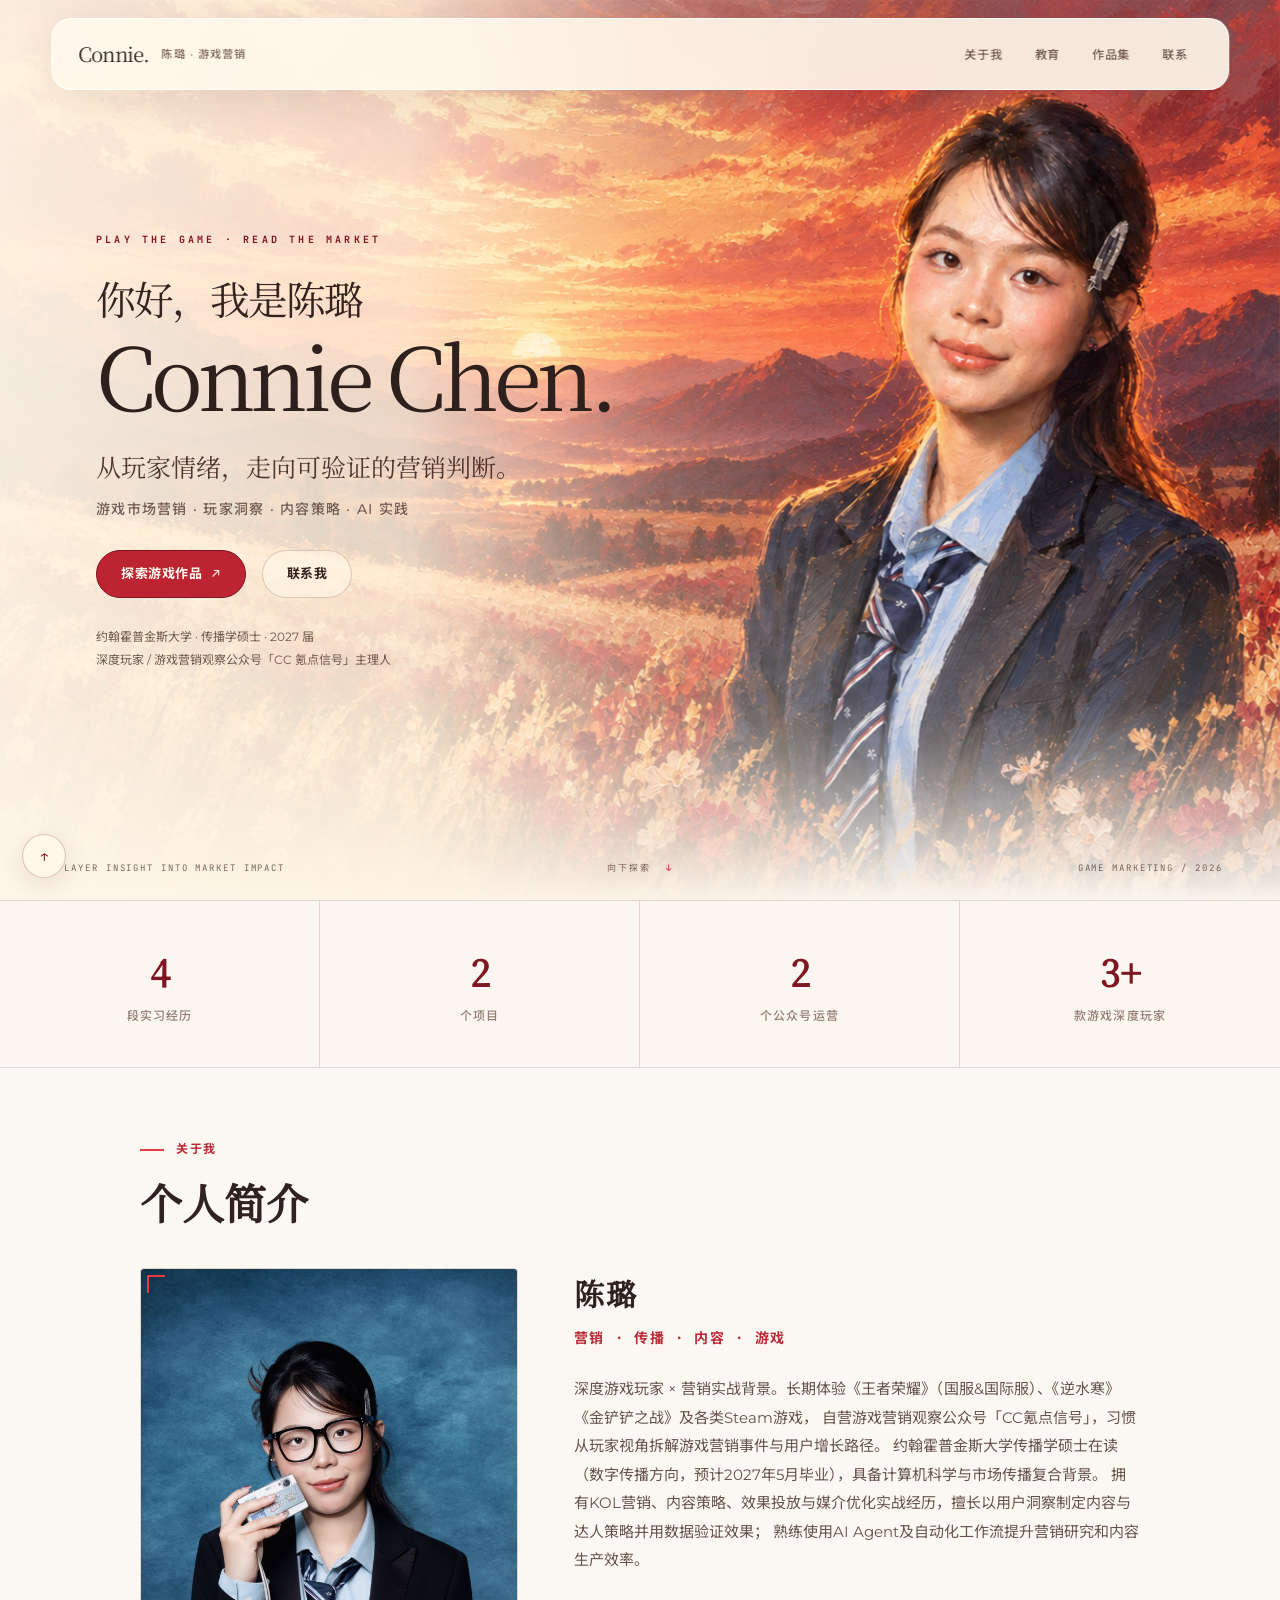
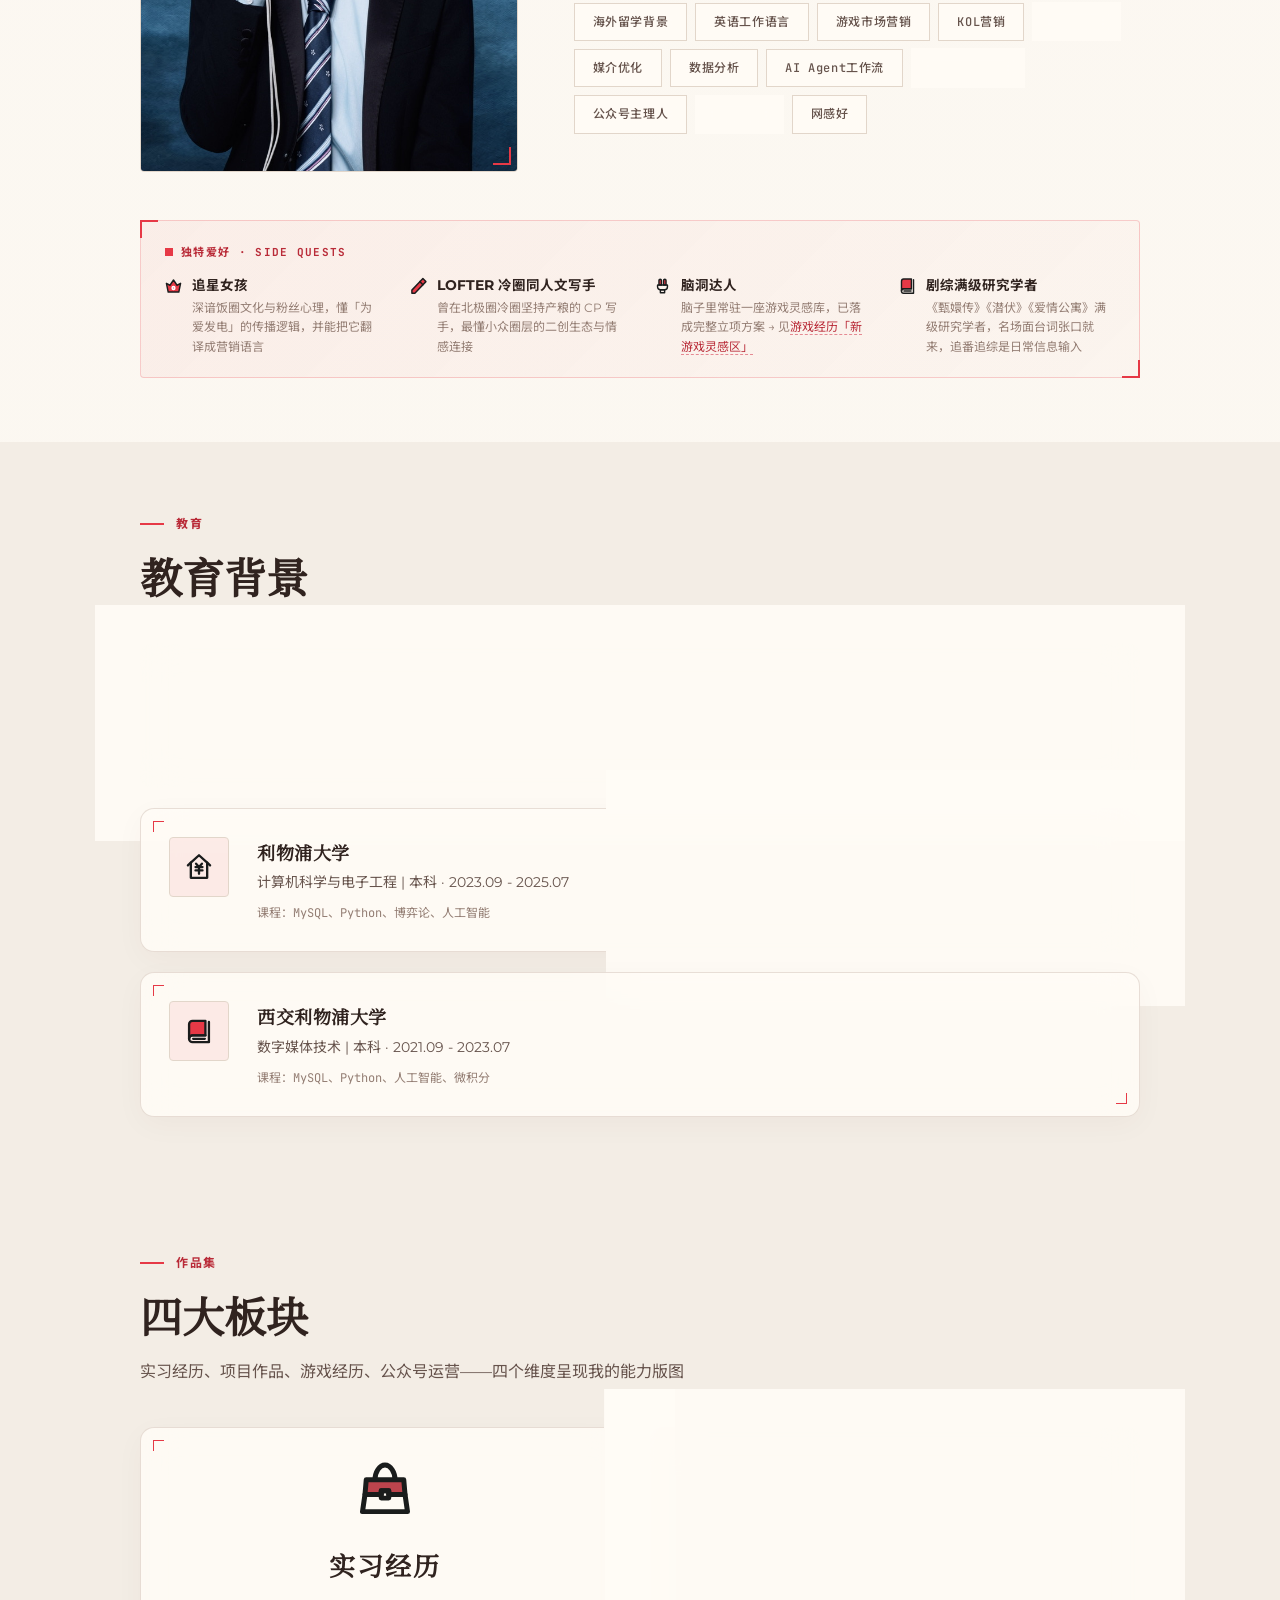
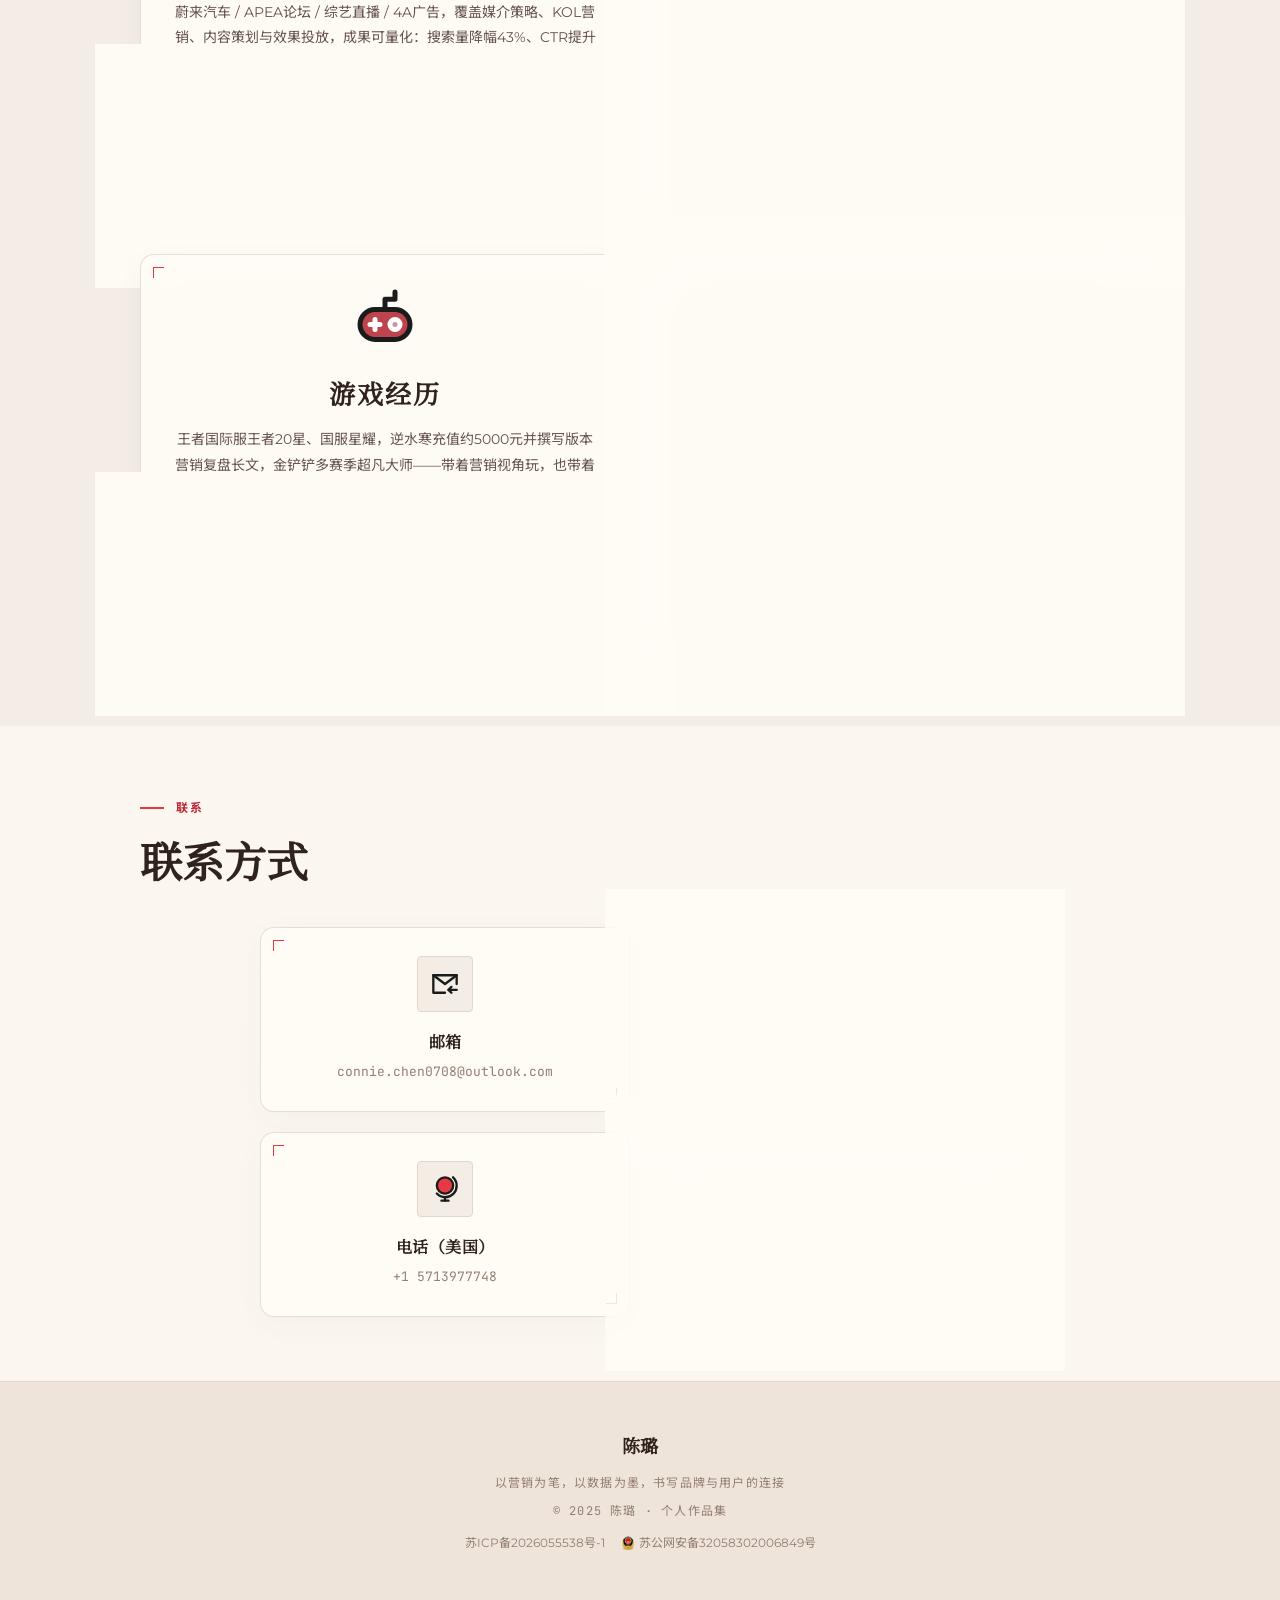
<file: index.html>
<!DOCTYPE html>
<html lang="zh-CN">
<head>
    <meta charset="UTF-8">
    <meta name="viewport" content="width=device-width, initial-scale=1.0">
    <title>陈璐 · 游戏营销作品集</title>
    <link rel="stylesheet" href="style.css">
    <link rel="stylesheet" href="assets/editorial-serif.css">
    <link rel="stylesheet" href="home-oil.css">
    <style>
        /* ========== SKILLS SECTION ========== */
        .skills-grid { display: grid; grid-template-columns: repeat(2, 1fr); gap: 24px; }
        .skill-card { padding: 32px; }
        .skill-card h3 { font-size: 18px; font-weight: 700; color: var(--gold); margin-bottom: 20px; letter-spacing: 2px; display: flex; align-items: center; gap: 10px; }
        .skill-card h3 .skill-num { font-family: var(--font-mono); font-size: 24px; font-weight: 700; color: var(--cinnabar); opacity: 0.6; }
        .skill-list { list-style: none; padding: 0; }
        .skill-list li { display: flex; flex-wrap: wrap; align-items: center; gap: 8px; margin-bottom: 10px; font-size: 14px; color: var(--text-secondary); line-height: 1.8; }
        .skill-list li .skill-tag { font-size: 12px; padding: 3px 10px; border-radius: 2px; border: 1px solid var(--gold-dim); color: var(--gold); font-weight: 500; letter-spacing: 1px; background: rgba(201,169,110,0.05); transition: all 0.3s ease; }
        .skill-list li .skill-tag:hover { background: rgba(201,169,110,0.1); border-color: var(--gold); }
        .skill-list li .skill-text { color: var(--text-secondary); }
        .skill-list li .skill-sep { color: var(--text-muted); font-size: 10px; }

        /* ========== PORTFOLIO ENTRY CARDS (Big 4) ========== */
        .portfolio-entry-grid { display: grid; grid-template-columns: repeat(2, 1fr); gap: 20px; }
        .portfolio-entry-card { padding: 32px; text-align: center; display: flex; flex-direction: column; align-items: center; min-height: 280px; }
        .portfolio-entry-card .entry-icon { font-size: 52px; margin-bottom: 24px; line-height: 1; filter: grayscale(0.3); transition: all 0.4s ease; }
        .portfolio-entry-card:hover .entry-icon { filter: grayscale(0); transform: scale(1.1); }
        .portfolio-entry-card .entry-title { font-family: var(--font-display); font-size: 26px; font-weight: 800; color: var(--text-primary); margin-bottom: 12px; letter-spacing: 2px; }
        .portfolio-entry-card .entry-desc { font-size: 14px; color: var(--text-secondary); line-height: 1.8; margin-bottom: 20px; flex: 1; }
        .portfolio-entry-card .entry-tags { display: flex; flex-wrap: wrap; justify-content: center; gap: 8px; margin-bottom: 24px; }
        .portfolio-entry-card .entry-tag { font-size: 12px; padding: 5px 12px; border-radius: 2px; background: var(--ink); color: var(--text-muted); font-weight: 500; letter-spacing: 1px; border: 1px solid var(--border-color); transition: all 0.3s ease; }
        .portfolio-entry-card:hover .entry-tag { border-color: var(--gold-dim); color: var(--gold); }
        .portfolio-entry-card .entry-btn { margin-top: auto; }

        @media (max-width: 768px) {
            .skills-grid { grid-template-columns: 1fr; }
            .portfolio-entry-grid { grid-template-columns: 1fr; }
            .portfolio-entry-card { padding: 28px; min-height: auto; }
            .portfolio-entry-card .entry-icon { font-size: 40px; }
            .portfolio-entry-card .entry-title { font-size: 22px; letter-spacing: 2px; }
        }
    </style>
</head>
<body class="game-home">

    <!-- Navigation -->
    <nav class="nav">
        <div class="nav-container">
            <a href="#home" class="nav-logo"><strong>Connie.</strong><span>陈璐 · 游戏营销</span></a>
            <ul class="nav-links" id="navLinks">
                <li><a href="#profile" class="active">关于我</a></li>
                <li><a href="#education">教育</a></li>
                <li><a href="#portfolio">作品集</a></li>
                <li><a href="#contact">联系</a></li>
            </ul>
            <div class="nav-hamburger" id="navToggle" onclick="toggleNav()">
                <span></span><span></span><span></span>
            </div>
        </div>
    </nav>

    <!-- Hero Section -->
    <section class="hero" id="home">
        <img src="assets/hero-game-oil.png" class="hero-painting" alt="陈璐置身绯红落日山野中的油画肖像">
        <div class="hero-vignette"></div>
        <div class="hero-inner">
            <div class="hero-content">
                <p class="hero-kicker">PLAY THE GAME · READ THE MARKET</p>
                <h1 class="hero-title">
                    <span class="hero-title-cn">你好，我是陈璐</span>
                    <span class="hero-name-en">Connie Chen.</span>
                </h1>
                <p class="hero-statement">从玩家情绪，走向可验证的营销判断。</p>
                <p class="hero-subtitle">游戏市场营销 · 玩家洞察 · 内容策略 · AI 实践</p>
                <div class="hero-contact">
                    <a href="#portfolio">探索游戏作品 <span>↗</span></a>
                    <a href="mailto:connie.chen0708@outlook.com" class="secondary">联系我</a>
                </div>
                <p class="hero-education">约翰霍普金斯大学 · 传播学硕士 · 2027 届<br>深度玩家 / 游戏营销观察公众号「CC 氪点信号」主理人</p>
            </div>
        </div>
        <div class="hero-bottom" aria-hidden="true">
            <span>PLAYER INSIGHT INTO MARKET IMPACT</span>
            <a href="#profile">向下探索 <b>↓</b></a>
            <span>GAME MARKETING / 2026</span>
        </div>
    </section>

    <!-- Stats Bar -->
    <section class="stats-bar">
        <div class="stats-bar-item reveal">
            <div class="stats-bar-value">4</div>
            <div class="stats-bar-label">段实习经历</div>
        </div>
        <div class="stats-bar-item reveal">
            <div class="stats-bar-value">2</div>
            <div class="stats-bar-label">个项目</div>
        </div>
        <div class="stats-bar-item reveal">
            <div class="stats-bar-value">2</div>
            <div class="stats-bar-label">个公众号运营</div>
        </div>
        <div class="stats-bar-item reveal">
            <div class="stats-bar-value">3+</div>
            <div class="stats-bar-label">款游戏深度玩家</div>
        </div>
    </section>

    <!-- Profile Section -->
    <section class="section" id="profile">
        <div class="section-container">
            <div class="section-header reveal">
                <div class="section-label"><span class="section-label-line"></span>关于我</div>
                <h2 class="section-title">个人简介</h2>
            </div>
            <div class="profile-grid">
                <div class="profile-image reveal">
                    <img src="assets/profile-photo.jpeg" alt="陈璐形象照">
                    <div class="profile-image-deco"></div>
                </div>
                <div class="profile-info reveal">
                    <h3>陈璐</h3>
                    <p class="role">营销 · 传播 · 内容 · 游戏</p>
                    <p class="bio">
                        深度游戏玩家 × 营销实战背景。长期体验《王者荣耀》（国服&amp;国际服）、《逆水寒》《金铲铲之战》及各类Steam游戏，
                        自营游戏营销观察公众号「CC氪点信号」，习惯从玩家视角拆解游戏营销事件与用户增长路径。
                        约翰霍普金斯大学传播学硕士在读（数字传播方向，预计2027年5月毕业），具备计算机科学与市场传播复合背景。
                        拥有KOL营销、内容策略、效果投放与媒介优化实战经历，擅长以用户洞察制定内容与达人策略并用数据验证效果；
                        熟练使用AI Agent及自动化工作流提升营销研究和内容生产效率。
                    </p>
                    <div class="profile-tags" style="display: flex; flex-wrap: wrap; gap: 8px; margin-top: 20px; margin-bottom: 24px;">
                        <span class="hero-tag">海外留学背景</span>
                        <span class="hero-tag">英语工作语言</span>
                        <span class="hero-tag">游戏市场营销</span>
                        <span class="hero-tag">KOL营销</span>
                        <span class="hero-tag">效果投放</span>
                        <span class="hero-tag">媒介优化</span>
                        <span class="hero-tag">数据分析</span>
                        <span class="hero-tag">AI Agent工作流</span>
                        <span class="hero-tag">深度游戏玩家</span>
                        <span class="hero-tag">公众号主理人</span>
                        <span class="hero-tag">内容策划</span>
                        <span class="hero-tag">网感好</span>
                    </div>

                </div>
            </div>
            <div class="hobby-box">
                <div class="hobby-box-label">独特爱好 · SIDE QUESTS</div>
                <div class="hobby-grid">
                    <div class="hobby-item">
                        <img class="ip-icon" src="assets/icons/crown.svg" alt="">
                        <div>
                            <div class="hobby-item-title">追星女孩</div>
                            <div class="hobby-item-desc">深谙饭圈文化与粉丝心理，懂「为爱发电」的传播逻辑，并能把它翻译成营销语言</div>
                        </div>
                    </div>
                    <div class="hobby-item">
                        <img class="ip-icon" src="assets/icons/write.svg" alt="">
                        <div>
                            <div class="hobby-item-title">LOFTER 冷圈同人文写手</div>
                            <div class="hobby-item-desc">曾在北极圈冷圈坚持产粮的 CP 写手，最懂小众圈层的二创生态与情感连接</div>
                        </div>
                    </div>
                    <div class="hobby-item">
                        <img class="ip-icon" src="assets/icons/lamp.svg" alt="">
                        <div>
                            <div class="hobby-item-title">脑洞达人</div>
                            <div class="hobby-item-desc">脑子里常驻一座游戏灵感库，已落成完整立项方案 → 见<a href="gaming-ideas.html">游戏经历「新游戏灵感区」</a></div>
                        </div>
                    </div>
                    <div class="hobby-item">
                        <img class="ip-icon" src="assets/icons/book-one.svg" alt="">
                        <div>
                            <div class="hobby-item-title">剧综满级研究学者</div>
                            <div class="hobby-item-desc">《甄嬛传》《潜伏》《爱情公寓》满级研究学者，名场面台词张口就来，追番追综是日常信息输入</div>
                        </div>
                    </div>
                </div>
            </div>
        </div>
    </section>

    <!-- Education Section -->
    <section class="section" style="background: var(--bg-secondary);" id="education">
        <div class="section-container">
            <div class="section-header reveal">
                <div class="section-label"><span class="section-label-line"></span>教育</div>
                <h2 class="section-title">教育背景</h2>
            </div>
            <div class="edu-grid">
                <div class="card edu-card reveal">
                    <div class="edu-icon"><img class="ip-icon" src="assets/icons/bachelor-cap.svg" alt=""></div>
                    <div class="edu-info">
                        <h4>约翰霍普金斯大学</h4>
                        <p class="major">传播学（数字传播方向） | 硕士 · 2025.08 - 2027.05</p>
                        <p class="courses">课程：整合营销、品牌广告、数字媒体、公共关系、用户与市场分析、定性研究、品牌故事</p>
                    </div>
                </div>
                <div class="card edu-card reveal">
                    <div class="edu-icon"><img class="ip-icon" src="assets/icons/bank.svg" alt=""></div>
                    <div class="edu-info">
                        <h4>利物浦大学</h4>
                        <p class="major">计算机科学与电子工程 | 本科 · 2023.09 - 2025.07</p>
                        <p class="courses">课程：MySQL、Python、博弈论、人工智能</p>
                    </div>
                </div>
                <div class="card edu-card reveal">
                    <div class="edu-icon"><img class="ip-icon" src="assets/icons/book-one.svg" alt=""></div>
                    <div class="edu-info">
                        <h4>西交利物浦大学</h4>
                        <p class="major">数字媒体技术 | 本科 · 2021.09 - 2023.07</p>
                        <p class="courses">课程：MySQL、Python、人工智能、微积分</p>
                    </div>
                </div>
            </div>
        </div>
    </section>

    <!-- 4 Big Portfolio Entry Cards -->
    <section class="section" style="background: var(--bg-secondary);" id="portfolio">
        <div class="section-container">
            <div class="section-header reveal">
                <div class="section-label"><span class="section-label-line"></span>作品集</div>
                <h2 class="section-title">四大板块</h2>
                <p class="section-desc">实习经历、项目作品、游戏经历、公众号运营——四个维度呈现我的能力版图</p>
            </div>
            <div class="portfolio-entry-grid">
                <div class="card portfolio-entry-card reveal">
                    <div class="entry-icon"><img class="ip-icon" src="assets/icons/briefcase.svg" alt=""></div>
                    <h3 class="entry-title">实习经历</h3>
                    <p class="entry-desc">蔚来汽车 / APEA论坛 / 综艺直播 / 4A广告，覆盖媒介策略、KOL营销、内容策划与效果投放，成果可量化：搜索量降幅43%、CTR提升60%。</p>
                    <div class="entry-tags">
                        <span class="entry-tag">蔚来汽车</span>
                        <span class="entry-tag">APEA论坛</span>
                        <span class="entry-tag">综艺直播</span>
                        <span class="entry-tag">4A策略</span>
                    </div>
                    <a href="experience.html" class="btn btn-outline entry-btn">查看详情 →</a>
                </div>
                <div class="card portfolio-entry-card reveal">
                    <div class="entry-icon"><img class="ip-icon" src="assets/icons/target-two.svg" alt=""></div>
                    <h3 class="entry-title">项目作品</h3>
                    <p class="entry-desc">2个完整项目，从哈佛教育论坛栏目主创到欧莱雅Brandstorm商赛队长，覆盖内容策划与商业策略。</p>
                    <div class="entry-tags">
                        <span class="entry-tag">哈佛论坛</span>
                        <span class="entry-tag">欧莱雅商赛</span>
                        <span class="entry-tag">品牌策略</span>
                    </div>
                    <a href="projects.html" class="btn btn-outline entry-btn">查看详情 →</a>
                </div>
                <div class="card portfolio-entry-card reveal">
                    <div class="entry-icon"><img class="ip-icon" src="assets/icons/game-handle.svg" alt=""></div>
                    <h3 class="entry-title">游戏经历</h3>
                    <p class="entry-desc">王者国际服王者20星、国服星耀，逆水寒充值约5000元并撰写版本营销复盘长文，金铲铲多赛季超凡大师——带着营销视角玩，也带着玩家视角做营销。</p>
                    <div class="entry-tags">
                        <span class="entry-tag">逆水寒</span>
                        <span class="entry-tag">王者荣耀双服</span>
                        <span class="entry-tag">金铲铲</span>
                    </div>
                    <a href="gaming.html" class="btn btn-outline entry-btn">查看详情 →</a>
                </div>
                <div class="card portfolio-entry-card reveal">
                    <div class="entry-icon"><img class="ip-icon" src="assets/icons/wechat.svg" alt=""></div>
                    <h3 class="entry-title">公众号运营</h3>
                    <p class="entry-desc">游戏营销观察号「CC氪点信号」主理人 + 商业访谈号「创业者」主创，首期访谈2500+阅读，AI工作流将单篇制作从4天压至8小时。</p>
                    <div class="entry-tags">
                        <span class="entry-tag">CC氪点信号</span>
                        <span class="entry-tag">创业者访谈</span>
                        <span class="entry-tag">AI内容工作流</span>
                    </div>
                    <a href="wechat.html" class="btn btn-outline entry-btn">查看详情 →</a>
                </div>
            </div>
        </div>
    </section>

    <!-- Contact Section -->
    <section class="section" id="contact">
        <div class="section-container">
            <div class="section-header reveal">
                <div class="section-label"><span class="section-label-line"></span>联系</div>
                <h2 class="section-title">联系方式</h2>
            </div>
            <div class="contact-grid">
                <a href="mailto:connie.chen0708@outlook.com" class="card contact-card reveal">
                    <div class="contact-icon"><img class="ip-icon" src="assets/icons/accept-email.svg" alt=""></div>
                    <h4>邮箱</h4>
                    <p>connie.chen0708@outlook.com</p>
                </a>
                <a href="tel:17768086050" class="card contact-card reveal">
                    <div class="contact-icon"><img class="ip-icon" src="assets/icons/phone-call.svg" alt=""></div>
                    <h4>电话（国内）</h4>
                    <p>+86 17768086050</p>
                </a>
                <a href="tel:+15713977748" class="card contact-card reveal">
                    <div class="contact-icon"><img class="ip-icon" src="assets/icons/globe.svg" alt=""></div>
                    <h4>电话（美国）</h4>
                    <p>+1 5713977748</p>
                </a>
                <div class="card contact-card reveal">
                    <div class="contact-icon"><img class="ip-icon" src="assets/icons/messages.svg" alt=""></div>
                    <h4>微信</h4>
                    <p>ConnieChen6050</p>
                </div>
            </div>
        </div>
    </section>

    <!-- Footer -->
    <footer class="footer" id="siteFooter">
        <div class="footer-inner">
            <div class="footer-brand">陈璐</div>
            <p>以营销为笔，以数据为墨，书写品牌与用户的连接</p>
            <p style="margin-top: 8px; font-size: 12px; color: var(--text-muted);">© 2025 陈璐 · 个人作品集</p>
        </div>
    </footer>

    <script>
        function toggleNav() {
            const navLinks = document.getElementById('navLinks');
            navLinks.classList.toggle('active');
        }

        // Close nav on link click (mobile)
        document.querySelectorAll('.nav-links a').forEach(link => {
            link.addEventListener('click', () => {
                document.getElementById('navLinks').classList.remove('active');
            });
        });

        // Active nav link on scroll
        const sections = document.querySelectorAll('section[id]');
        const navLinks = document.querySelectorAll('.nav-links a');

        window.addEventListener('scroll', () => {
            let current = '';
            sections.forEach(section => {
                const sectionTop = section.offsetTop;
                if (scrollY >= sectionTop - 200) {
                    current = section.getAttribute('id');
                }
            });
            navLinks.forEach(link => {
                link.classList.remove('active');
                if (link.getAttribute('href') === '#' + current) {
                    link.classList.add('active');
                }
            });
        });

        // Reveal on scroll
        const reveals = document.querySelectorAll('.reveal');
        function checkReveal() {
            const trigger = window.innerHeight * 0.85;
            reveals.forEach(el => {
                const top = el.getBoundingClientRect().top;
                if (top < trigger) {
                    el.classList.add('visible');
                }
            });
        }
        window.addEventListener('scroll', checkReveal);
        checkReveal();

    </script>
    <a href="#home" class="home-back-top" aria-label="回到顶部">↑</a>
    <script src="cursor.js" defer></script>
<script src="interactions.js?v=20260915" defer></script>
</body>
</html>
</file>
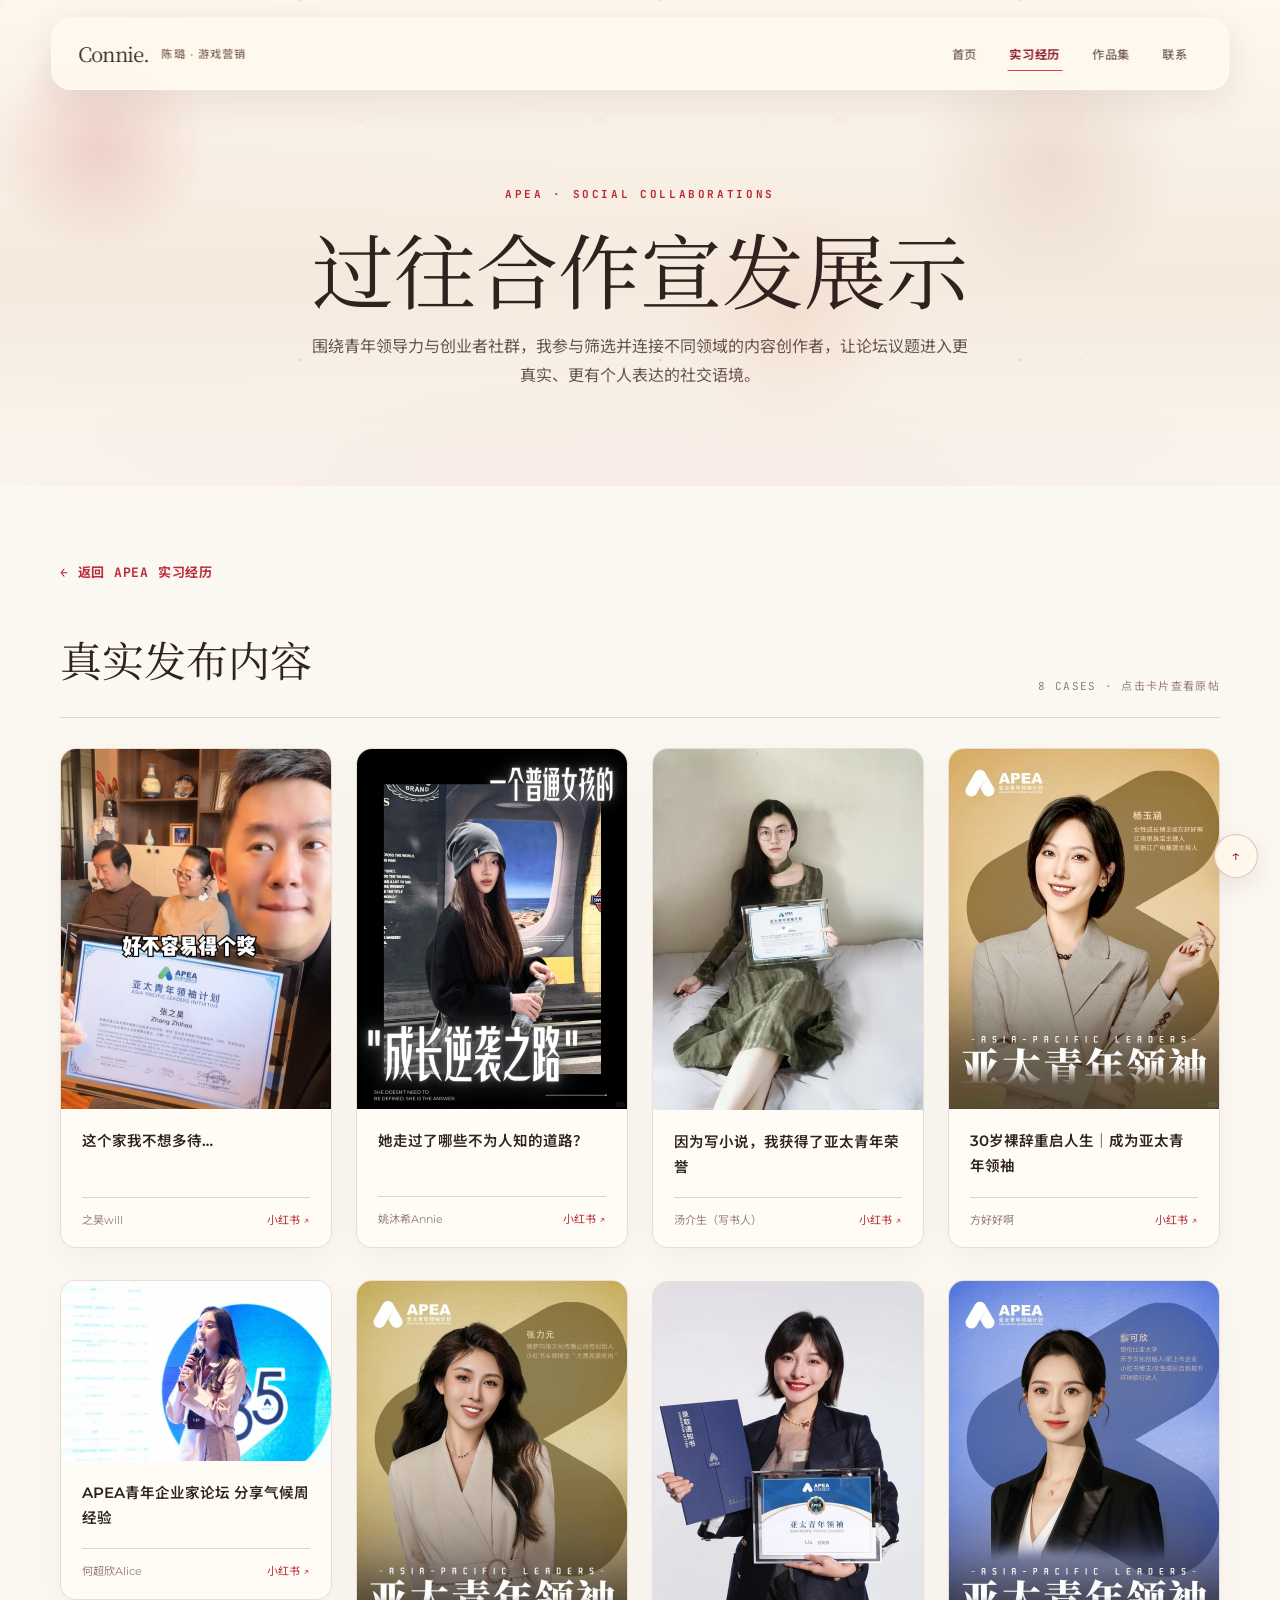
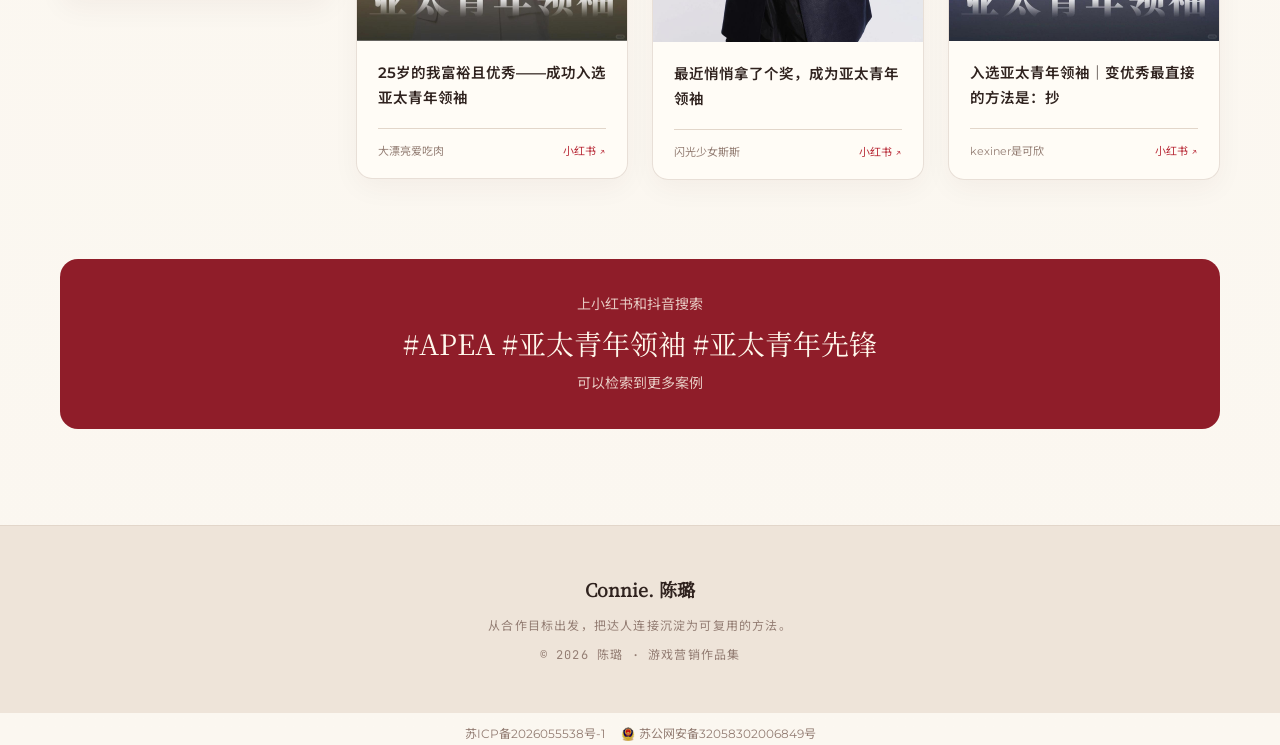
<file: apea-collaborations.html>
<!DOCTYPE html>
<html lang="zh-CN">
<head>
    <meta charset="UTF-8">
    <meta name="viewport" content="width=device-width, initial-scale=1.0">
    <meta name="description" content="陈璐在 APEA 亚太青年企业家论坛参与的社媒合作宣发案例。">
    <title>APEA 社媒合作宣发展示 · 陈璐</title>
    <link rel="stylesheet" href="style.css">
</head>
<body class="collab-page" id="top">
    <nav class="nav">
        <div class="nav-container">
            <a href="index.html" class="nav-logo"><strong>Connie.</strong><span>陈璐 · 游戏营销</span></a>
            <ul class="nav-links" id="navLinks">
                <li><a href="index.html">首页</a></li>
                <li><a href="experience.html" class="active">实习经历</a></li>
                <li><a href="index.html#portfolio">作品集</a></li>
                <li><a href="index.html#contact">联系</a></li>
            </ul>
            <button class="nav-hamburger" id="navToggle" type="button" aria-label="打开导览" aria-expanded="false">
                <span></span><span></span><span></span>
            </button>
        </div>
    </nav>

    <main>
        <section class="detail-hero">
            <div class="detail-hero-bg"></div>
            <div class="detail-hero-content">
                <p class="collab-kicker">APEA · SOCIAL COLLABORATIONS</p>
                <h1 class="section-title">过往合作宣发展示</h1>
                <p class="collab-lead">围绕青年领导力与创业者社群，我参与筛选并连接不同领域的内容创作者，让论坛议题进入更真实、更有个人表达的社交语境。</p>
            </div>
        </section>

        <section class="collab-section">
            <div class="collab-wrap">
                <a href="experience.html#apea" class="back-link">← 返回 APEA 实习经历</a>
                <div class="collab-toolbar">
                    <h2>真实发布内容</h2>
                    <p>8 CASES · 点击卡片查看原帖</p>
                </div>
                <div class="collab-grid" aria-label="APEA 社媒合作宣发案例列表">
                    <a class="social-case" href="https://xhslink.cn/o/uaM4eWAUsa" target="_blank" rel="noopener noreferrer">
                        <img src="assets/apea-case-1.jpg" alt="这个家我不想多待原帖封面">
                        <span class="social-case-copy">
                            <h3>这个家我不想多待…</h3>
                            <span class="social-case-meta"><span>之昊will</span><span>小红书 ↗</span></span>
                        </span>
                    </a>
                    <a class="social-case" href="https://xhslink.cn/o/8pKuASR629Q" target="_blank" rel="noopener noreferrer">
                        <img src="assets/apea-case-2.jpg" alt="APEA青年企业家论坛分享气候周经验原帖封面">
                        <span class="social-case-copy">
                            <h3>APEA青年企业家论坛 分享气候周经验</h3>
                            <span class="social-case-meta"><span>何超欣Alice</span><span>小红书 ↗</span></span>
                        </span>
                    </a>
                    <a class="social-case" href="https://xhslink.cn/o/AH7ysCjEB7k" target="_blank" rel="noopener noreferrer">
                        <img src="assets/apea-case-3.jpg" alt="她走过了哪些不为人知的道路原帖封面" loading="lazy">
                        <span class="social-case-copy">
                            <h3>她走过了哪些不为人知的道路？</h3>
                            <span class="social-case-meta"><span>姚沐希Annie</span><span>小红书 ↗</span></span>
                        </span>
                    </a>
                    <a class="social-case" href="https://xhslink.cn/o/AwB7Sgjm1za" target="_blank" rel="noopener noreferrer">
                        <img src="assets/apea-case-4.jpg" alt="25岁的我富裕且优秀原帖封面" loading="lazy">
                        <span class="social-case-copy">
                            <h3>25岁的我富裕且优秀——成功入选亚太青年领袖</h3>
                            <span class="social-case-meta"><span>大漂亮爱吃肉</span><span>小红书 ↗</span></span>
                        </span>
                    </a>
                    <a class="social-case" href="https://xhslink.cn/o/7wqPYatj8XD" target="_blank" rel="noopener noreferrer">
                        <img src="assets/apea-case-5.jpg" alt="因为写小说我获得了亚太青年荣誉原帖封面" loading="lazy">
                        <span class="social-case-copy">
                            <h3>因为写小说，我获得了亚太青年荣誉</h3>
                            <span class="social-case-meta"><span>汤介生（写书人）</span><span>小红书 ↗</span></span>
                        </span>
                    </a>
                    <a class="social-case" href="https://xhslink.cn/o/86Wg2YJYeop" target="_blank" rel="noopener noreferrer">
                        <img src="assets/apea-case-6.jpg" alt="最近悄悄拿了个奖成为亚太青年领袖原帖封面" loading="lazy">
                        <span class="social-case-copy">
                            <h3>最近悄悄拿了个奖，成为亚太青年领袖</h3>
                            <span class="social-case-meta"><span>闪光少女斯斯</span><span>小红书 ↗</span></span>
                        </span>
                    </a>
                    <a class="social-case" href="https://xhslink.cn/o/5OpXmvtMCv5" target="_blank" rel="noopener noreferrer">
                        <img src="assets/apea-case-7.jpg" alt="30岁裸辞重启人生成为亚太青年领袖原帖封面" loading="lazy">
                        <span class="social-case-copy">
                            <h3>30岁裸辞重启人生｜成为亚太青年领袖</h3>
                            <span class="social-case-meta"><span>方好好啊</span><span>小红书 ↗</span></span>
                        </span>
                    </a>
                    <a class="social-case" href="https://xhslink.cn/o/2WZ0miMxgcU" target="_blank" rel="noopener noreferrer">
                        <img src="assets/apea-case-8.jpg" alt="入选亚太青年领袖变优秀最直接的方法是抄原帖封面" loading="lazy">
                        <span class="social-case-copy">
                            <h3>入选亚太青年领袖｜变优秀最直接的方法是：抄</h3>
                            <span class="social-case-meta"><span>kexiner是可欣</span><span>小红书 ↗</span></span>
                        </span>
                    </a>
                </div>
                <p class="collab-search-note">上小红书和抖音搜索<br><strong>#APEA #亚太青年领袖 #亚太青年先锋</strong><br>可以检索到更多案例</p>
            </div>
        </section>
    </main>

    <footer class="footer">
        <div class="footer-brand">Connie. 陈璐</div>
        <p>从合作目标出发，把达人连接沉淀为可复用的方法。</p>
        <p style="margin-top: 8px; font-size: 12px; color: var(--text-muted);">© 2026 陈璐 · 游戏营销作品集</p>
    </footer>
    <a class="collab-back-top" href="#top" aria-label="回到顶部">↑</a>

    <script>
        const toggle = document.getElementById('navToggle');
        const links = document.getElementById('navLinks');
        toggle.addEventListener('click', () => {
            const isOpen = links.classList.toggle('active');
            toggle.setAttribute('aria-expanded', String(isOpen));
            toggle.setAttribute('aria-label', isOpen ? '关闭导览' : '打开导览');
        });
        links.querySelectorAll('a').forEach(link => link.addEventListener('click', () => {
            links.classList.remove('active');
            toggle.setAttribute('aria-expanded', 'false');
        }));
    </script>
    <script src="interactions.js?v=20260915" defer></script>
</body>
</html>
</file>
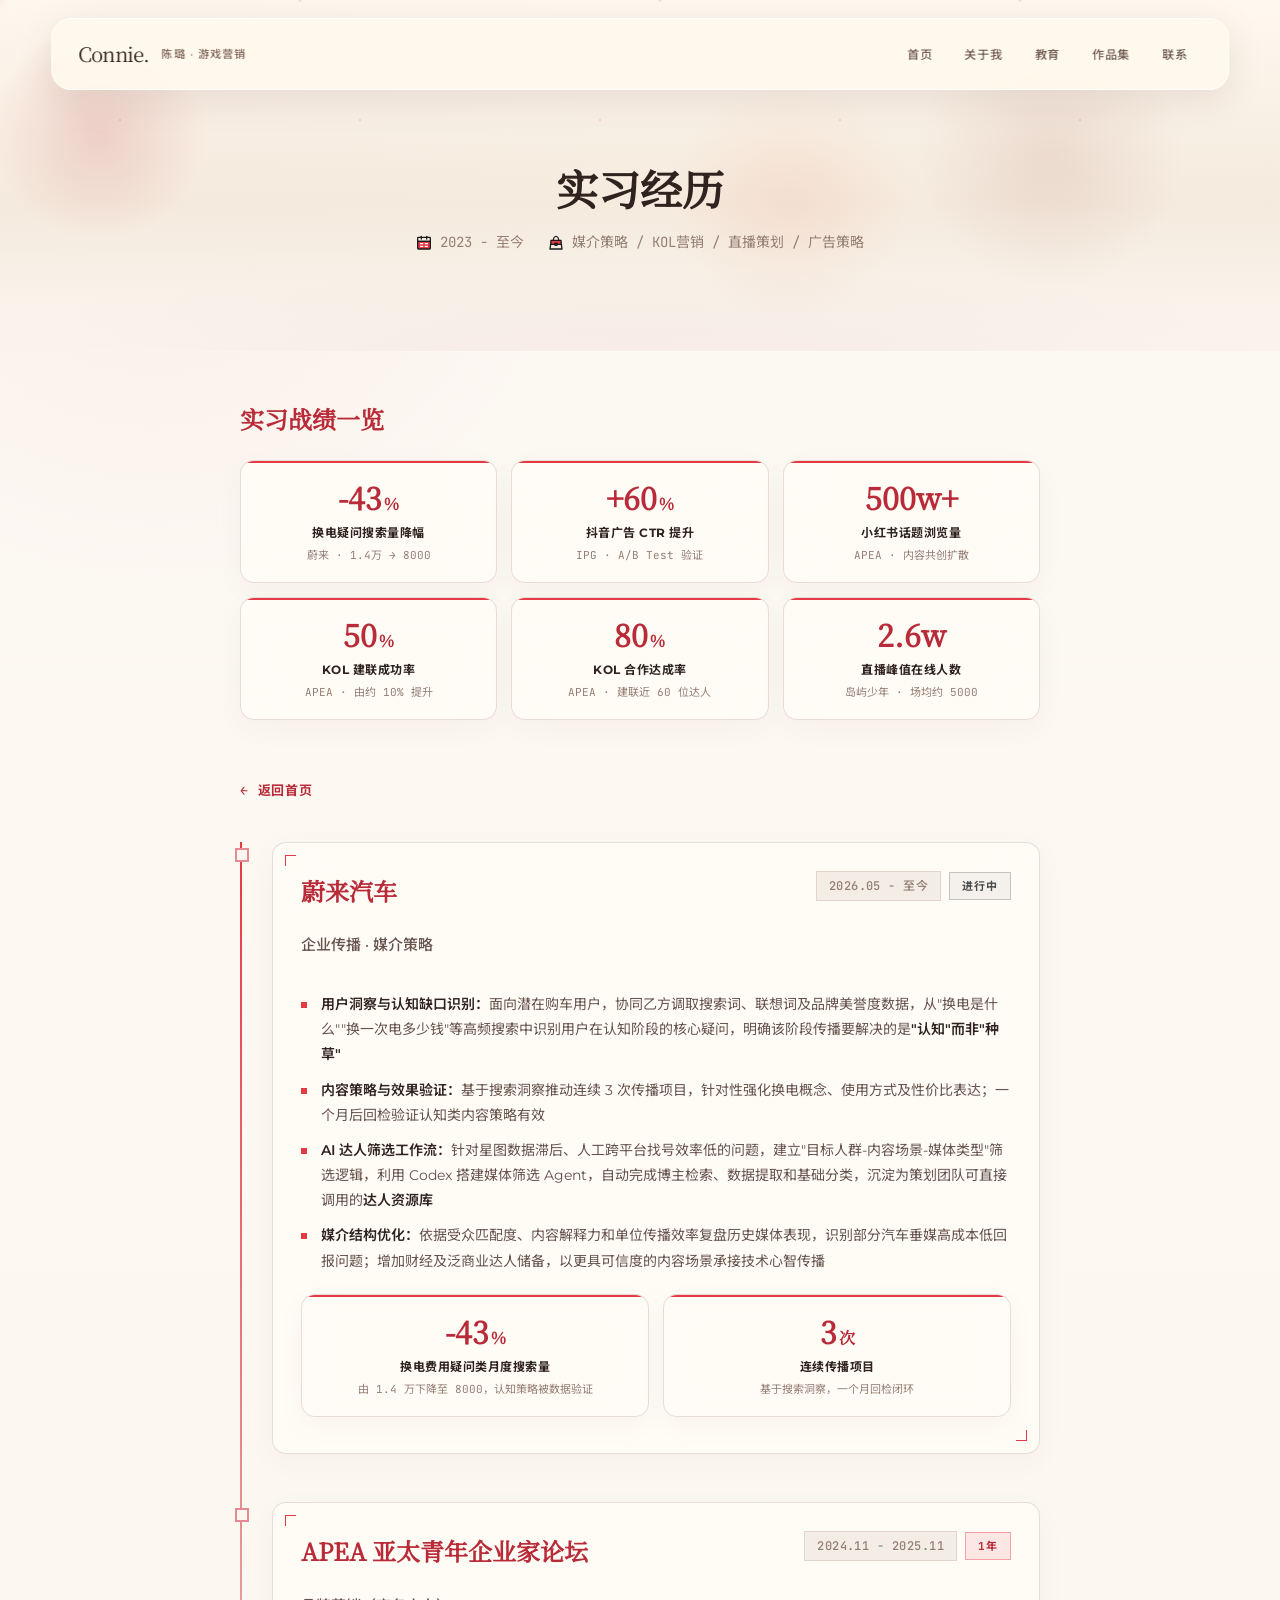
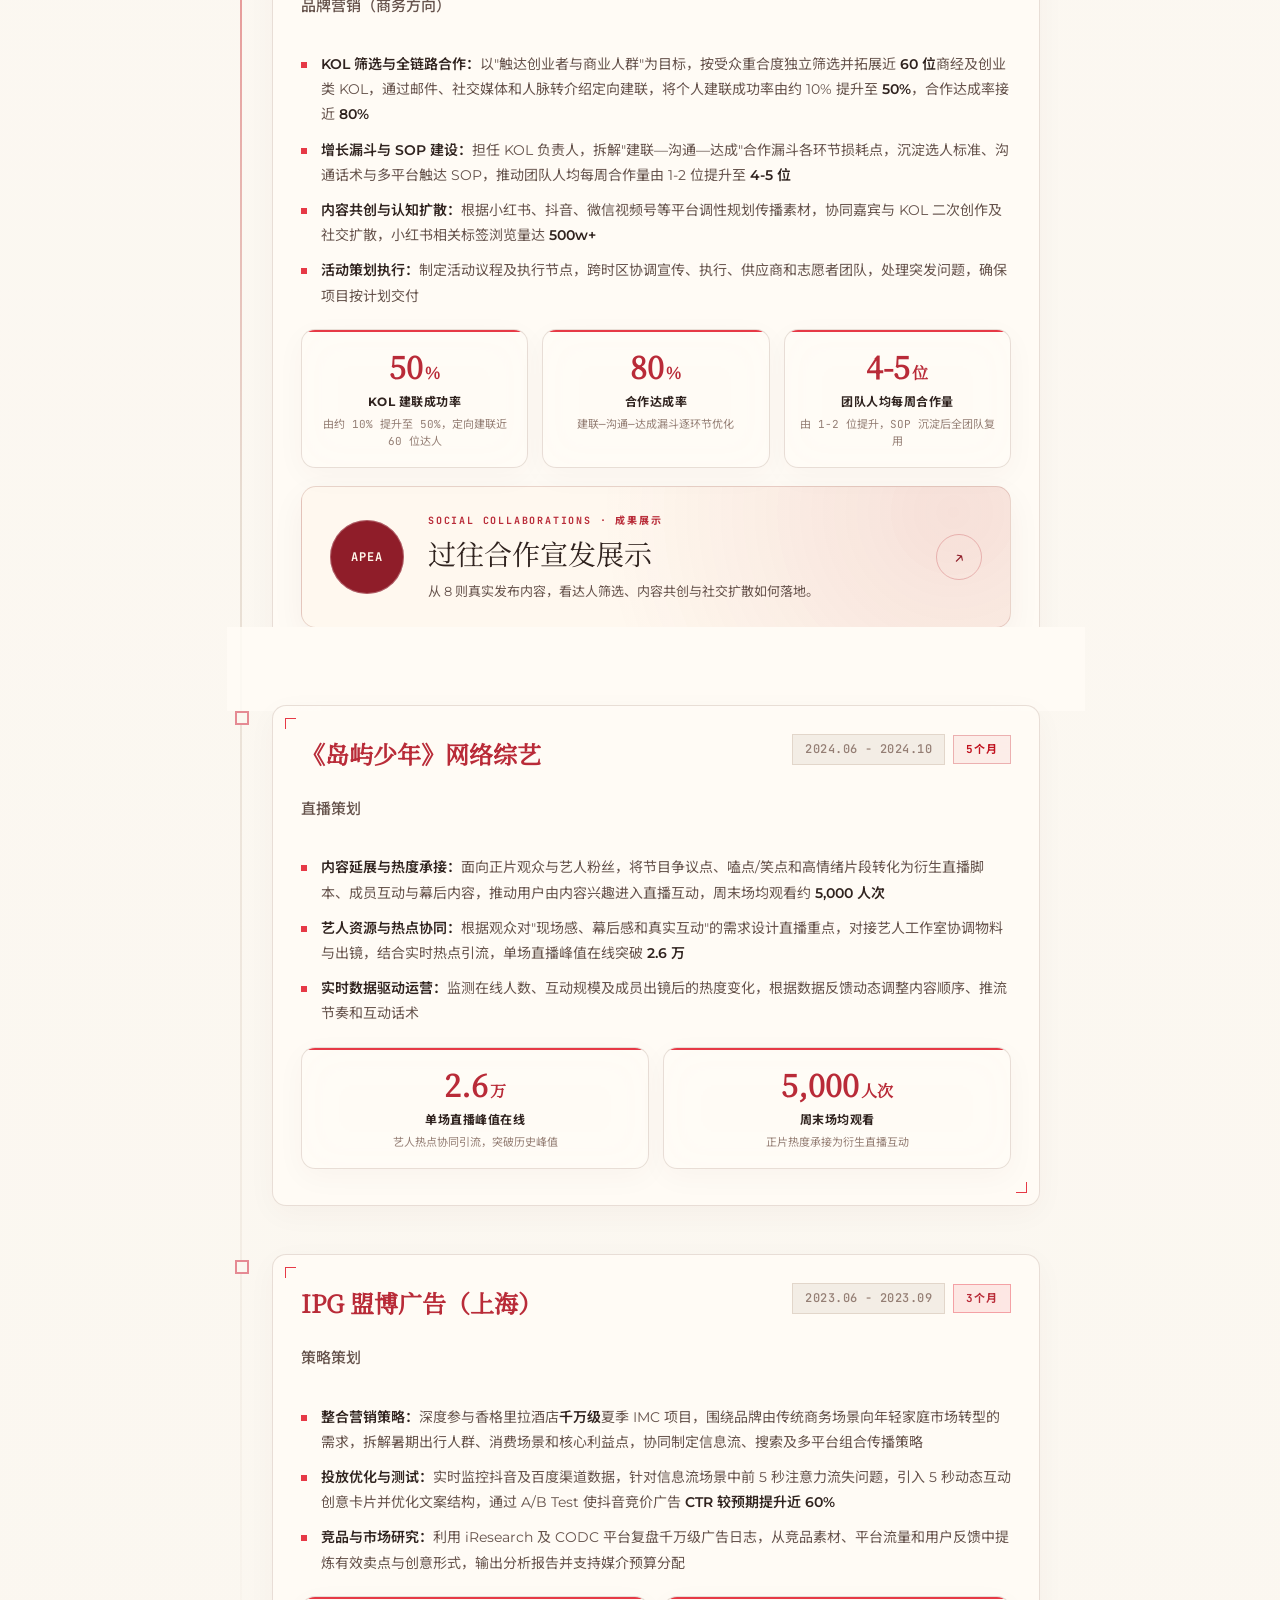
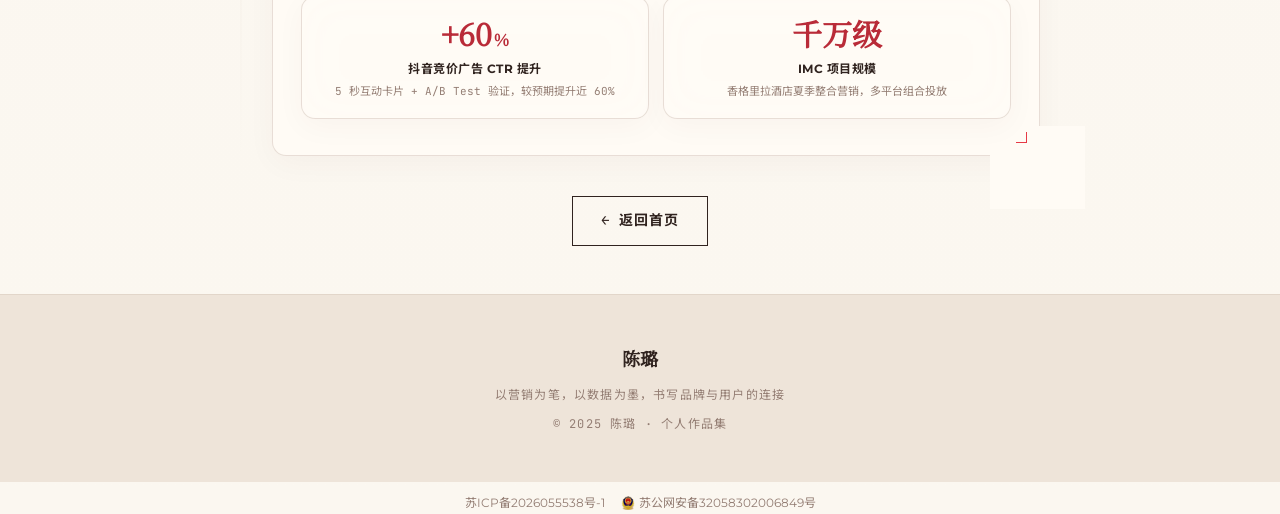
<file: experience.html>
<!DOCTYPE html>
<html lang="zh-CN">
<head>
    <meta charset="UTF-8">
    <meta name="viewport" content="width=device-width, initial-scale=1.0">
    <title>实习经历 · 陈璐</title>
    <link rel="stylesheet" href="style.css">
</head>
<body>

    <!-- Navigation -->
    <nav class="nav">
        <div class="nav-container">
            <a href="index.html" class="nav-logo"><strong>Connie.</strong><span>陈璐 · 游戏营销</span></a>
            <ul class="nav-links" id="navLinks">
                <li><a href="index.html">首页</a></li>
                <li><a href="index.html#profile">关于我</a></li>
                <li><a href="index.html#education">教育</a></li>
                <li><a href="index.html#portfolio">作品集</a></li>
                <li><a href="index.html#contact">联系</a></li>
            </ul>
            <div class="nav-hamburger" id="navToggle" onclick="toggleNav()">
                <span></span><span></span><span></span>
            </div>
        </div>
    </nav>

    <!-- Detail Hero -->
    <section class="detail-hero">
        <div class="detail-hero-bg"></div>
        <div class="detail-hero-content">
            <h1 class="section-title">实习经历</h1>
            <div class="detail-meta">
                <span><img class="ip-icon" src="assets/icons/calendar.svg" alt=""> 2023 - 至今</span>
                <span><img class="ip-icon" src="assets/icons/briefcase.svg" alt=""> 媒介策略 / KOL营销 / 直播策划 / 广告策略</span>
            </div>
        </div>
    </section>

    <!-- 实习战绩一览 -->
    <section class="detail-section" style="padding-bottom: 0;">
        <div class="detail-content reveal">
            <h3>实习战绩一览</h3>
            <div class="metric-row metric-row-six">
                <div class="metric-card">
                    <div class="metric-num">-43<span class="metric-unit">%</span></div>
                    <div class="metric-label">换电疑问搜索量降幅</div>
                    <div class="metric-note">蔚来 · 1.4万 → 8000</div>
                </div>
                <div class="metric-card">
                    <div class="metric-num">+60<span class="metric-unit">%</span></div>
                    <div class="metric-label">抖音广告 CTR 提升</div>
                    <div class="metric-note">IPG · A/B Test 验证</div>
                </div>
                <div class="metric-card">
                    <div class="metric-num">500w+</div>
                    <div class="metric-label">小红书话题浏览量</div>
                    <div class="metric-note">APEA · 内容共创扩散</div>
                </div>
                <div class="metric-card">
                    <div class="metric-num">50<span class="metric-unit">%</span></div>
                    <div class="metric-label">KOL 建联成功率</div>
                    <div class="metric-note">APEA · 由约 10% 提升</div>
                </div>
                <div class="metric-card">
                    <div class="metric-num">80<span class="metric-unit">%</span></div>
                    <div class="metric-label">KOL 合作达成率</div>
                    <div class="metric-note">APEA · 建联近 60 位达人</div>
                </div>
                <div class="metric-card">
                    <div class="metric-num">2.6w</div>
                    <div class="metric-label">直播峰值在线人数</div>
                    <div class="metric-note">岛屿少年 · 场均约 5000</div>
                </div>
            </div>
        </div>
    </section>

    <!-- Experience Timeline -->
    <section class="detail-section">
        <div class="detail-content">
            <a href="index.html" class="back-link">← 返回首页</a>
            <div class="exp-timeline">
                <div class="exp-item reveal">
                    <div class="card exp-card">
                        <div class="card-header">
                            <div>
                                <h3 class="card-title">蔚来汽车</h3>
                                <p class="card-subtitle">企业传播 · 媒介策略</p>
                            </div>
                            <div class="card-meta">
                                <span class="card-date">2026.05 - 至今</span>
                                <span class="card-badge card-badge-green">进行中</span>
                            </div>
                        </div>
                        <div class="card-content">
                            <ul>
                                <li><strong>用户洞察与认知缺口识别：</strong>面向潜在购车用户，协同乙方调取搜索词、联想词及品牌美誉度数据，从"换电是什么""换一次电多少钱"等高频搜索中识别用户在认知阶段的核心疑问，明确该阶段传播要解决的是<strong>"认知"而非"种草"</strong></li>
                                <li><strong>内容策略与效果验证：</strong>基于搜索洞察推动连续 3 次传播项目，针对性强化换电概念、使用方式及性价比表达；一个月后回检验证认知类内容策略有效</li>
                                <li><strong>AI 达人筛选工作流：</strong>针对星图数据滞后、人工跨平台找号效率低的问题，建立"目标人群-内容场景-媒体类型"筛选逻辑，利用 Codex 搭建媒体筛选 Agent，自动完成博主检索、数据提取和基础分类，沉淀为策划团队可直接调用的<strong>达人资源库</strong></li>
                                <li><strong>媒介结构优化：</strong>依据受众匹配度、内容解释力和单位传播效率复盘历史媒体表现，识别部分汽车垂媒高成本低回报问题；增加财经及泛商业达人储备，以更具可信度的内容场景承接技术心智传播</li>
                            </ul>
                            <div class="metric-row">
                                <div class="metric-card">
                                    <div class="metric-num">-43<span class="metric-unit">%</span></div>
                                    <div class="metric-label">换电费用疑问类月度搜索量</div>
                                    <div class="metric-note">由 1.4 万下降至 8000，认知策略被数据验证</div>
                                </div>
                                <div class="metric-card">
                                    <div class="metric-num">3<span class="metric-unit">次</span></div>
                                    <div class="metric-label">连续传播项目</div>
                                    <div class="metric-note">基于搜索洞察，一个月回检闭环</div>
                                </div>
                            </div>
                        </div>
                    </div>
                </div>
                <div class="exp-item reveal" id="apea">
                    <div class="card exp-card">
                        <div class="card-header">
                            <div>
                                <h3 class="card-title">APEA 亚太青年企业家论坛</h3>
                                <p class="card-subtitle">品牌营销（商务方向）</p>
                            </div>
                            <div class="card-meta">
                                <span class="card-date">2024.11 - 2025.11</span>
                                <span class="card-badge card-badge-gold">1年</span>
                            </div>
                        </div>
                        <div class="card-content">
                            <ul>
                                <li><strong>KOL 筛选与全链路合作：</strong>以"触达创业者与商业人群"为目标，按受众重合度独立筛选并拓展近 <strong>60 位</strong>商经及创业类 KOL，通过邮件、社交媒体和人脉转介绍定向建联，将个人建联成功率由约 10% 提升至 <strong>50%</strong>，合作达成率接近 <strong>80%</strong></li>
                                <li><strong>增长漏斗与 SOP 建设：</strong>担任 KOL 负责人，拆解"建联—沟通—达成"合作漏斗各环节损耗点，沉淀选人标准、沟通话术与多平台触达 SOP，推动团队人均每周合作量由 1-2 位提升至 <strong>4-5 位</strong></li>
                                <li><strong>内容共创与认知扩散：</strong>根据小红书、抖音、微信视频号等平台调性规划传播素材，协同嘉宾与 KOL 二次创作及社交扩散，小红书相关标签浏览量达 <strong>500w+</strong></li>
                                <li><strong>活动策划执行：</strong>制定活动议程及执行节点，跨时区协调宣传、执行、供应商和志愿者团队，处理突发问题，确保项目按计划交付</li>
                            </ul>
                            <div class="metric-row">
                                <div class="metric-card">
                                    <div class="metric-num">50<span class="metric-unit">%</span></div>
                                    <div class="metric-label">KOL 建联成功率</div>
                                    <div class="metric-note">由约 10% 提升至 50%，定向建联近 60 位达人</div>
                                </div>
                                <div class="metric-card">
                                    <div class="metric-num">80<span class="metric-unit">%</span></div>
                                    <div class="metric-label">合作达成率</div>
                                    <div class="metric-note">建联—沟通—达成漏斗逐环节优化</div>
                                </div>
                                <div class="metric-card">
                                    <div class="metric-num">4-5<span class="metric-unit">位</span></div>
                                    <div class="metric-label">团队人均每周合作量</div>
                                    <div class="metric-note">由 1-2 位提升，SOP 沉淀后全团队复用</div>
                                </div>
                            </div>
                            <a class="apea-history-card" href="apea-collaborations.html" aria-label="查看 APEA 过往社媒合作宣发案例">
                                <span class="apea-history-mark" aria-hidden="true">APEA</span>
                                <span class="apea-history-copy">
                                    <span class="apea-history-kicker">SOCIAL COLLABORATIONS · 成果展示</span>
                                    <strong>过往合作宣发展示</strong>
                                    <small>从 8 则真实发布内容，看达人筛选、内容共创与社交扩散如何落地。</small>
                                </span>
                                <span class="apea-history-arrow" aria-hidden="true">↗</span>
                            </a>
                        </div>
                    </div>
                </div>
                <div class="exp-item reveal">
                    <div class="card exp-card">
                        <div class="card-header">
                            <div>
                                <h3 class="card-title">《岛屿少年》网络综艺</h3>
                                <p class="card-subtitle">直播策划</p>
                            </div>
                            <div class="card-meta">
                                <span class="card-date">2024.06 - 2024.10</span>
                                <span class="card-badge card-badge-red">5个月</span>
                            </div>
                        </div>
                        <div class="card-content">
                            <ul>
                                <li><strong>内容延展与热度承接：</strong>面向正片观众与艺人粉丝，将节目争议点、嗑点/笑点和高情绪片段转化为衍生直播脚本、成员互动与幕后内容，推动用户由内容兴趣进入直播互动，周末场均观看约 <strong>5,000 人次</strong></li>
                                <li><strong>艺人资源与热点协同：</strong>根据观众对"现场感、幕后感和真实互动"的需求设计直播重点，对接艺人工作室协调物料与出镜，结合实时热点引流，单场直播峰值在线突破 <strong>2.6 万</strong></li>
                                <li><strong>实时数据驱动运营：</strong>监测在线人数、互动规模及成员出镜后的热度变化，根据数据反馈动态调整内容顺序、推流节奏和互动话术</li>
                            </ul>
                            <div class="metric-row">
                                <div class="metric-card">
                                    <div class="metric-num">2.6<span class="metric-unit">万</span></div>
                                    <div class="metric-label">单场直播峰值在线</div>
                                    <div class="metric-note">艺人热点协同引流，突破历史峰值</div>
                                </div>
                                <div class="metric-card">
                                    <div class="metric-num">5,000<span class="metric-unit">人次</span></div>
                                    <div class="metric-label">周末场均观看</div>
                                    <div class="metric-note">正片热度承接为衍生直播互动</div>
                                </div>
                            </div>
                        </div>
                    </div>
                </div>
                <div class="exp-item reveal">
                    <div class="card exp-card">
                        <div class="card-header">
                            <div>
                                <h3 class="card-title">IPG 盟博广告（上海）</h3>
                                <p class="card-subtitle">策略策划</p>
                            </div>
                            <div class="card-meta">
                                <span class="card-date">2023.06 - 2023.09</span>
                                <span class="card-badge card-badge-gold">3个月</span>
                            </div>
                        </div>
                        <div class="card-content">
                            <ul>
                                <li><strong>整合营销策略：</strong>深度参与香格里拉酒店<strong>千万级</strong>夏季 IMC 项目，围绕品牌由传统商务场景向年轻家庭市场转型的需求，拆解暑期出行人群、消费场景和核心利益点，协同制定信息流、搜索及多平台组合传播策略</li>
                                <li><strong>投放优化与测试：</strong>实时监控抖音及百度渠道数据，针对信息流场景中前 5 秒注意力流失问题，引入 5 秒动态互动创意卡片并优化文案结构，通过 A/B Test 使抖音竞价广告 <strong>CTR 较预期提升近 60%</strong></li>
                                <li><strong>竞品与市场研究：</strong>利用 iResearch 及 CODC 平台复盘千万级广告日志，从竞品素材、平台流量和用户反馈中提炼有效卖点与创意形式，输出分析报告并支持媒介预算分配</li>
                            </ul>
                            <div class="metric-row">
                                <div class="metric-card">
                                    <div class="metric-num">+60<span class="metric-unit">%</span></div>
                                    <div class="metric-label">抖音竞价广告 CTR 提升</div>
                                    <div class="metric-note">5 秒互动卡片 + A/B Test 验证，较预期提升近 60%</div>
                                </div>
                                <div class="metric-card">
                                    <div class="metric-num">千万级</div>
                                    <div class="metric-label">IMC 项目规模</div>
                                    <div class="metric-note">香格里拉酒店夏季整合营销，多平台组合投放</div>
                                </div>
                            </div>
                        </div>
                    </div>
                </div>
            </div>
            <div class="btn-center">
                <a href="index.html" class="btn btn-outline">← 返回首页</a>
            </div>
        </div>
    </section>

    <!-- Footer -->
    <footer class="footer">
        <div class="footer-brand">陈璐</div>
        <p>以营销为笔，以数据为墨，书写品牌与用户的连接</p>
        <p style="margin-top: 8px; font-size: 12px; color: var(--text-muted);">© 2025 陈璐 · 个人作品集</p>
    </footer>

    <script>
        function toggleNav() {
            const navLinks = document.getElementById('navLinks');
            navLinks.classList.toggle('active');
        }
        document.querySelectorAll('.nav-links a').forEach(link => {
            link.addEventListener('click', () => {
                document.getElementById('navLinks').classList.remove('active');
            });
        });
        const reveals = document.querySelectorAll('.reveal');
        function checkReveal() {
            const trigger = window.innerHeight * 0.85;
            reveals.forEach(el => {
                const top = el.getBoundingClientRect().top;
                if (top < trigger) { el.classList.add('visible'); }
            });
        }
        window.addEventListener('scroll', checkReveal);
        checkReveal();
    </script>
    <script src="page-toc.js" defer></script>
    <script src="cursor.js" defer></script>
<script src="interactions.js?v=20260915" defer></script>
</body>
</html>
</file>
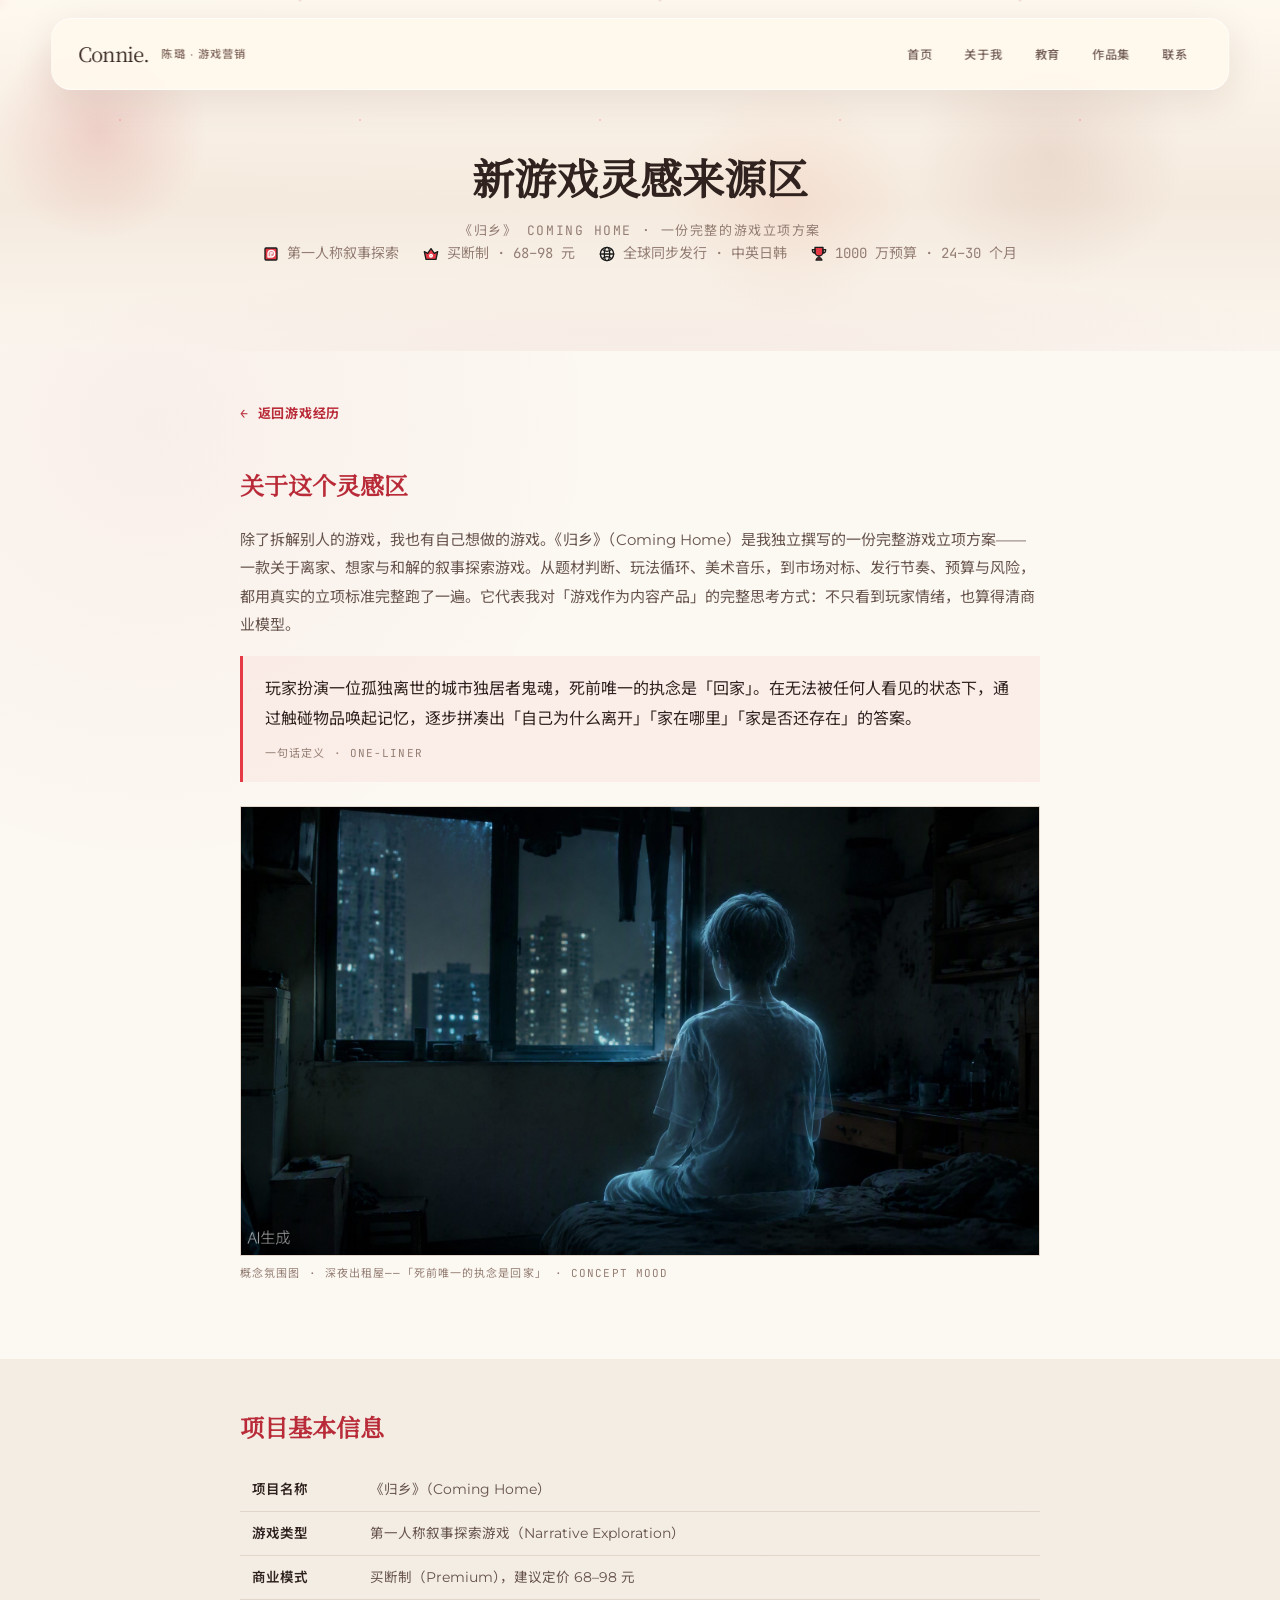
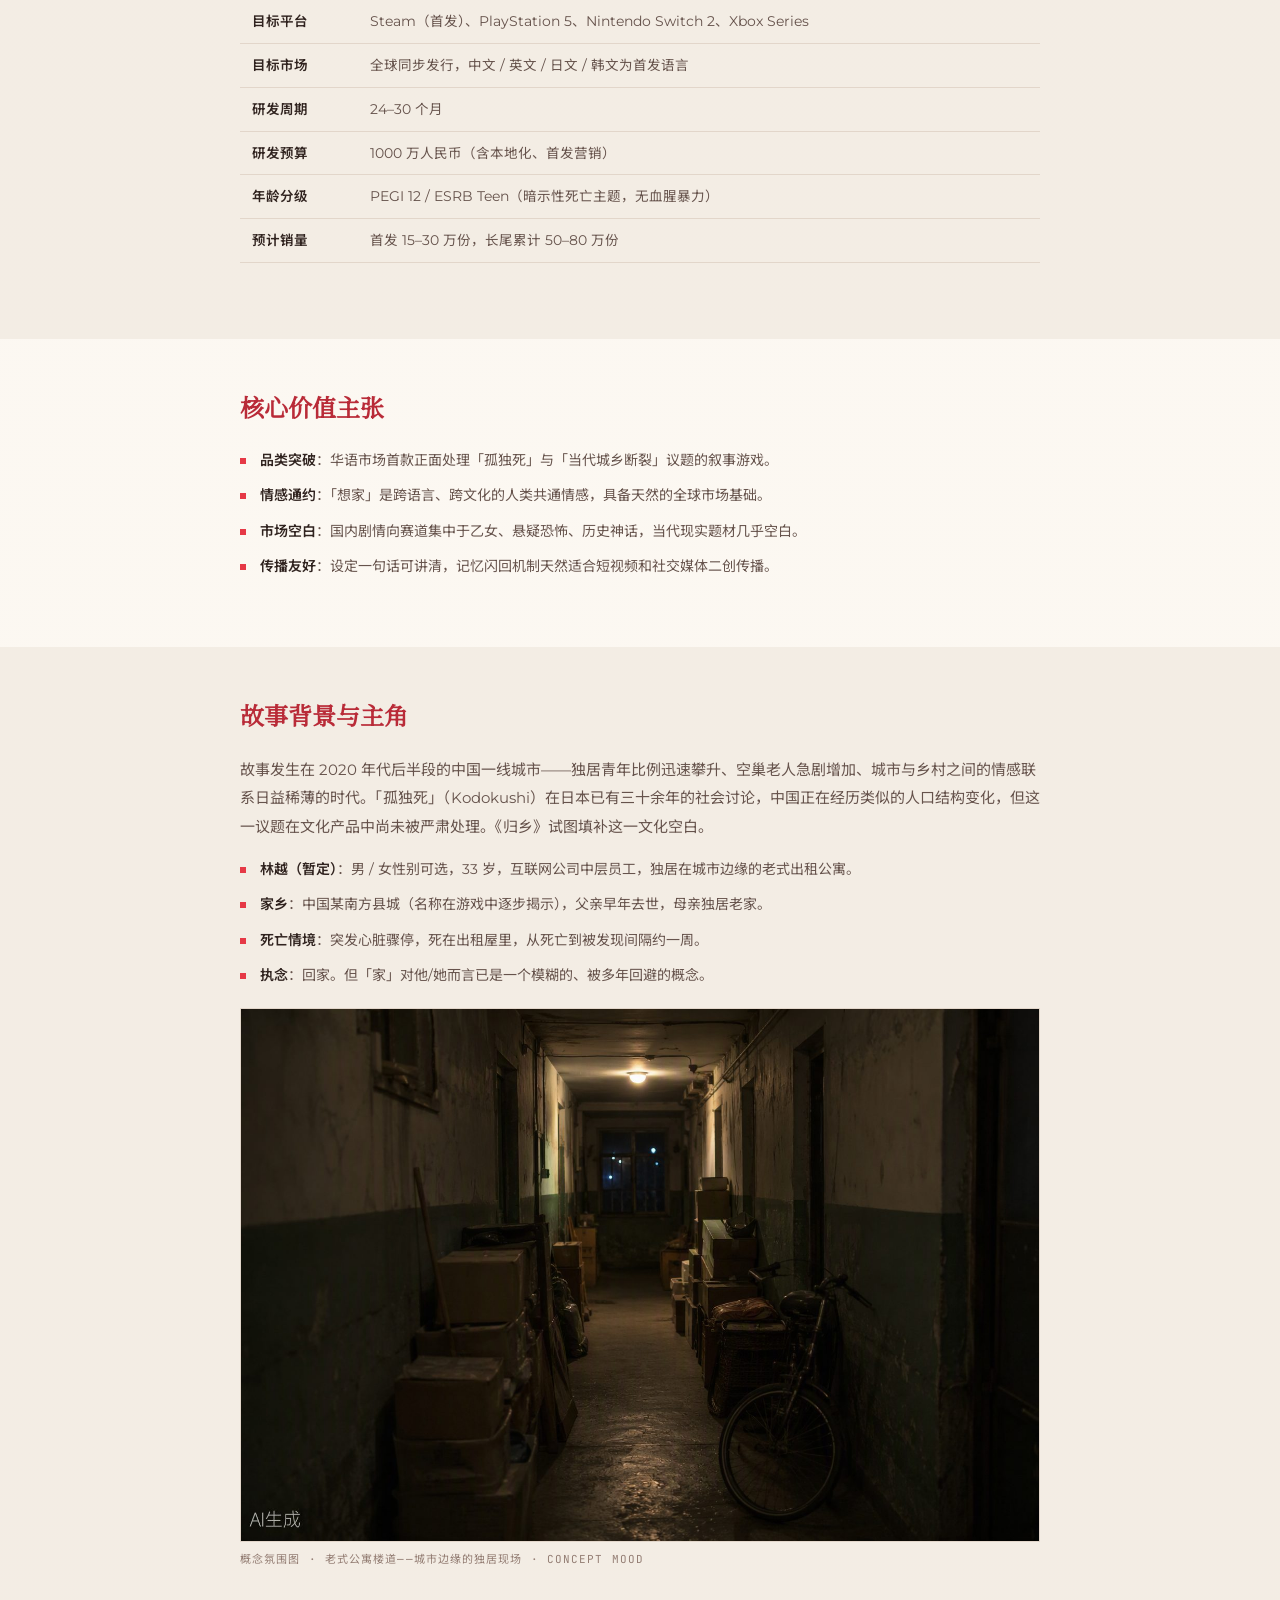
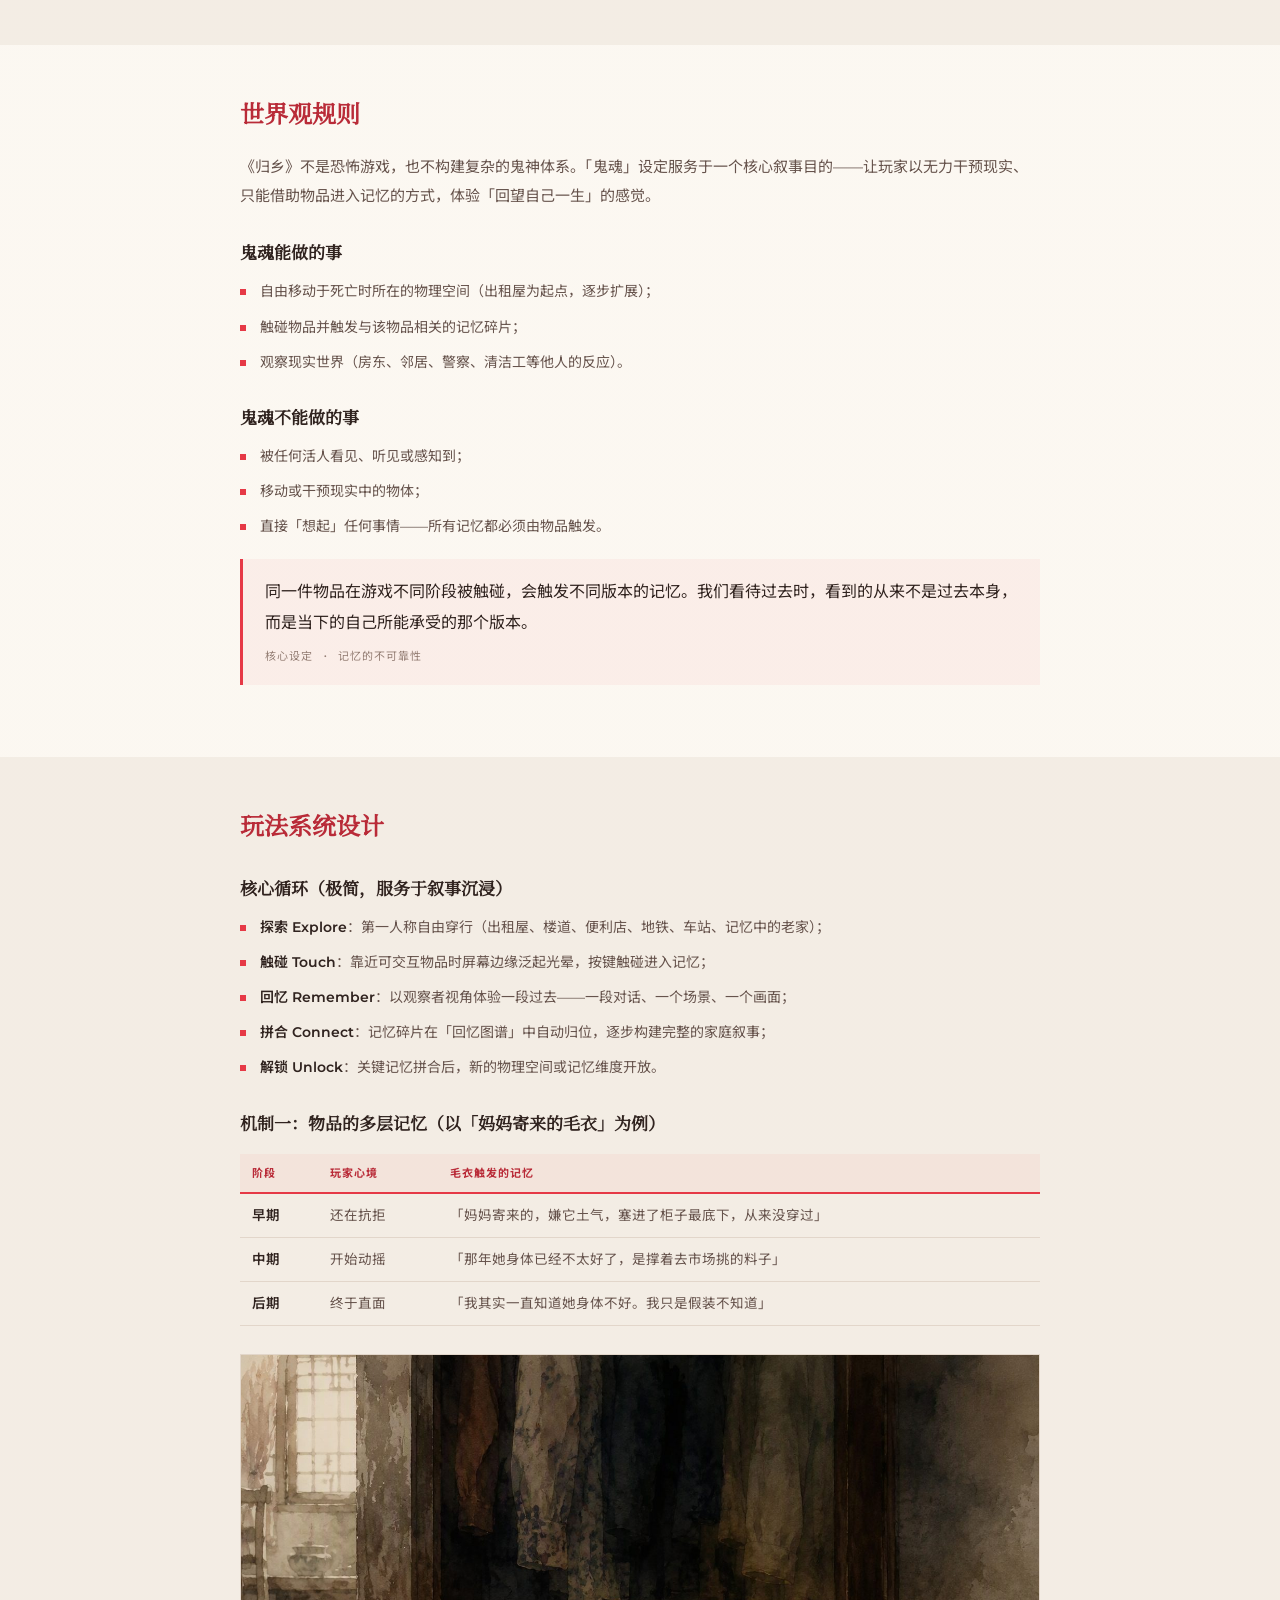
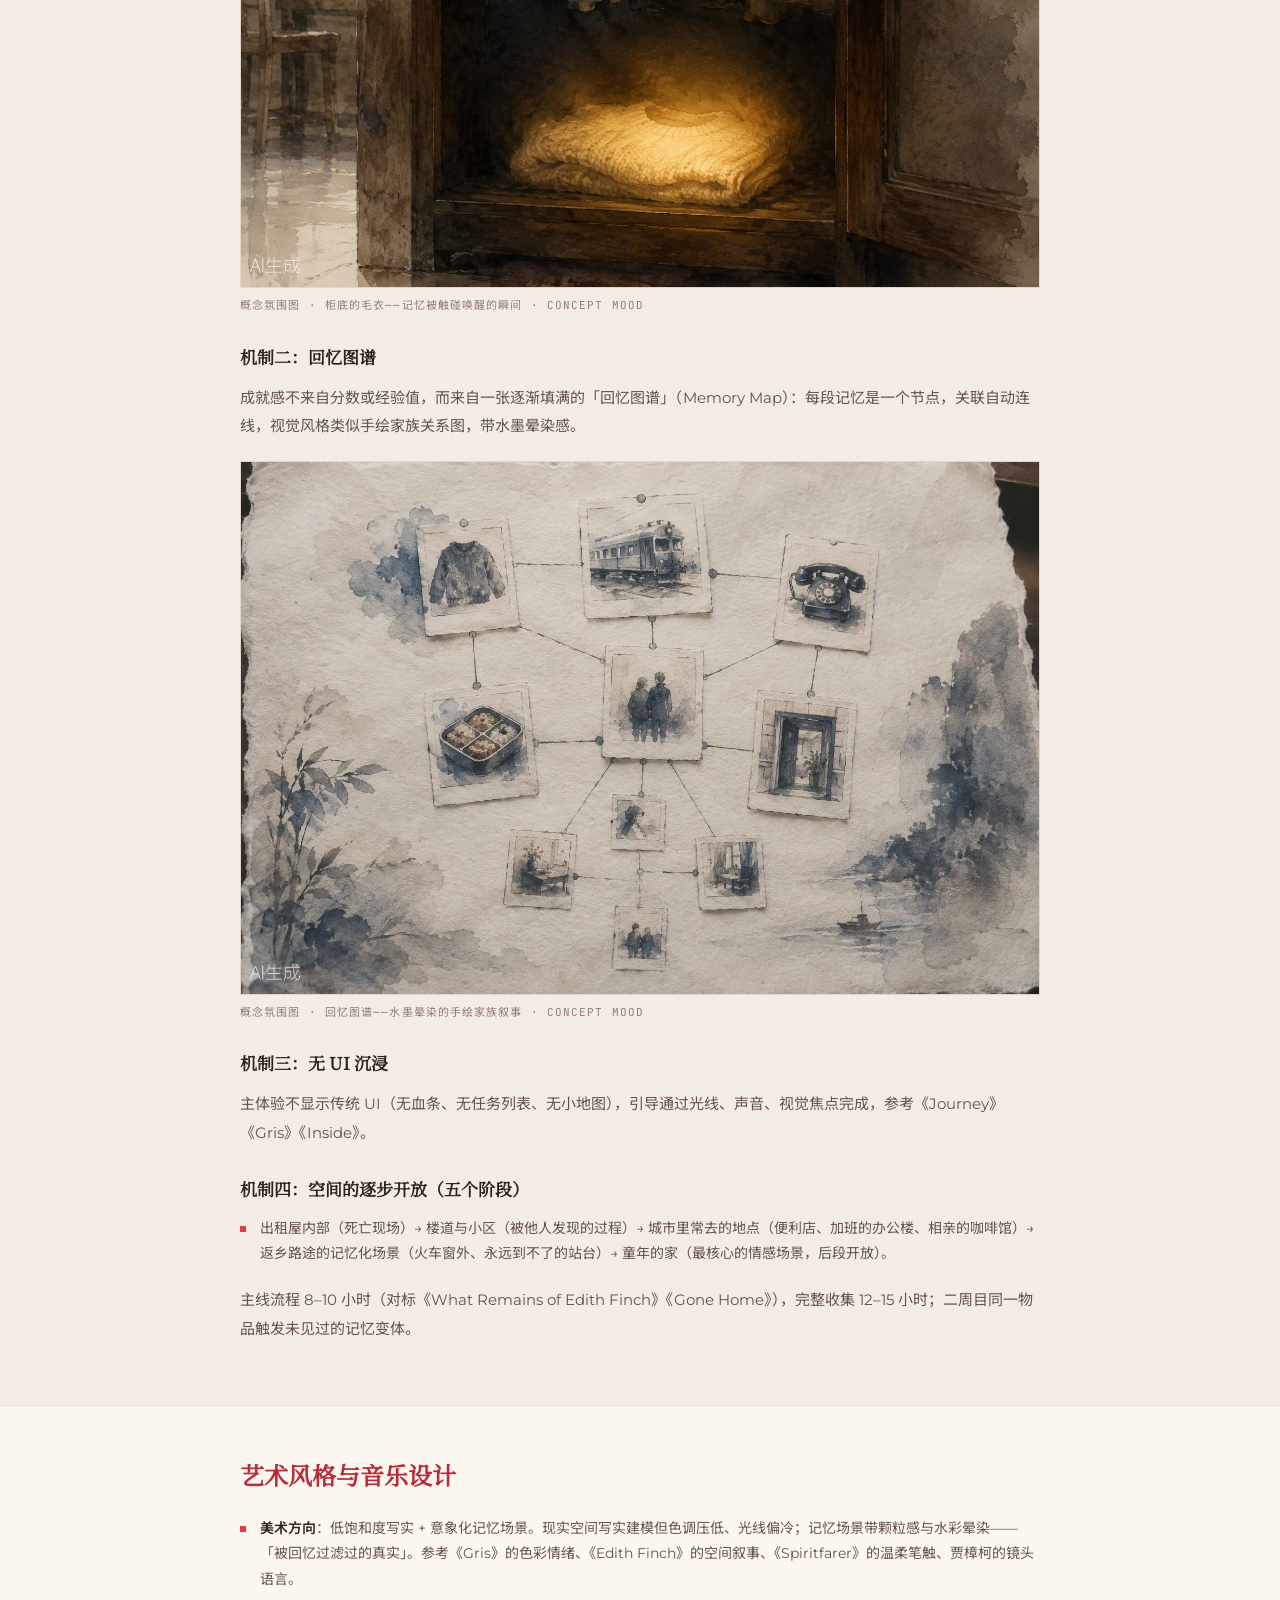
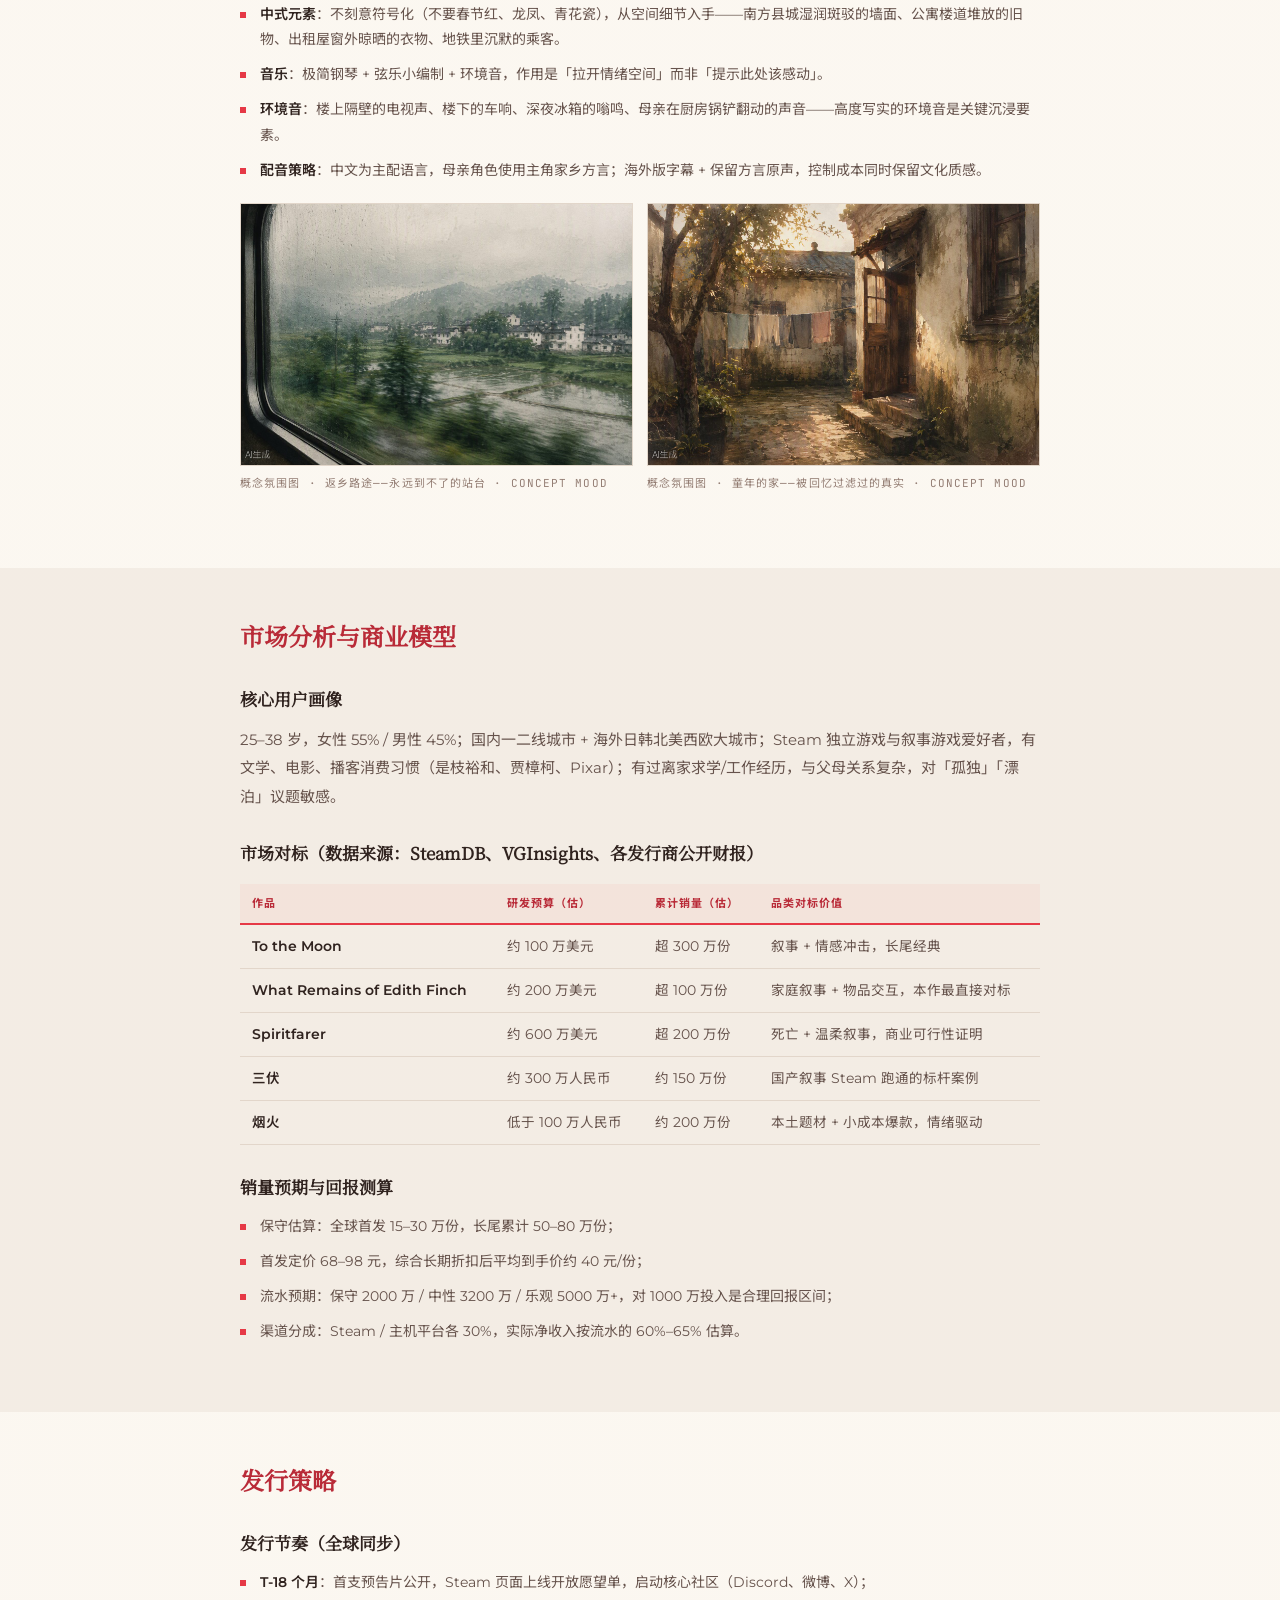
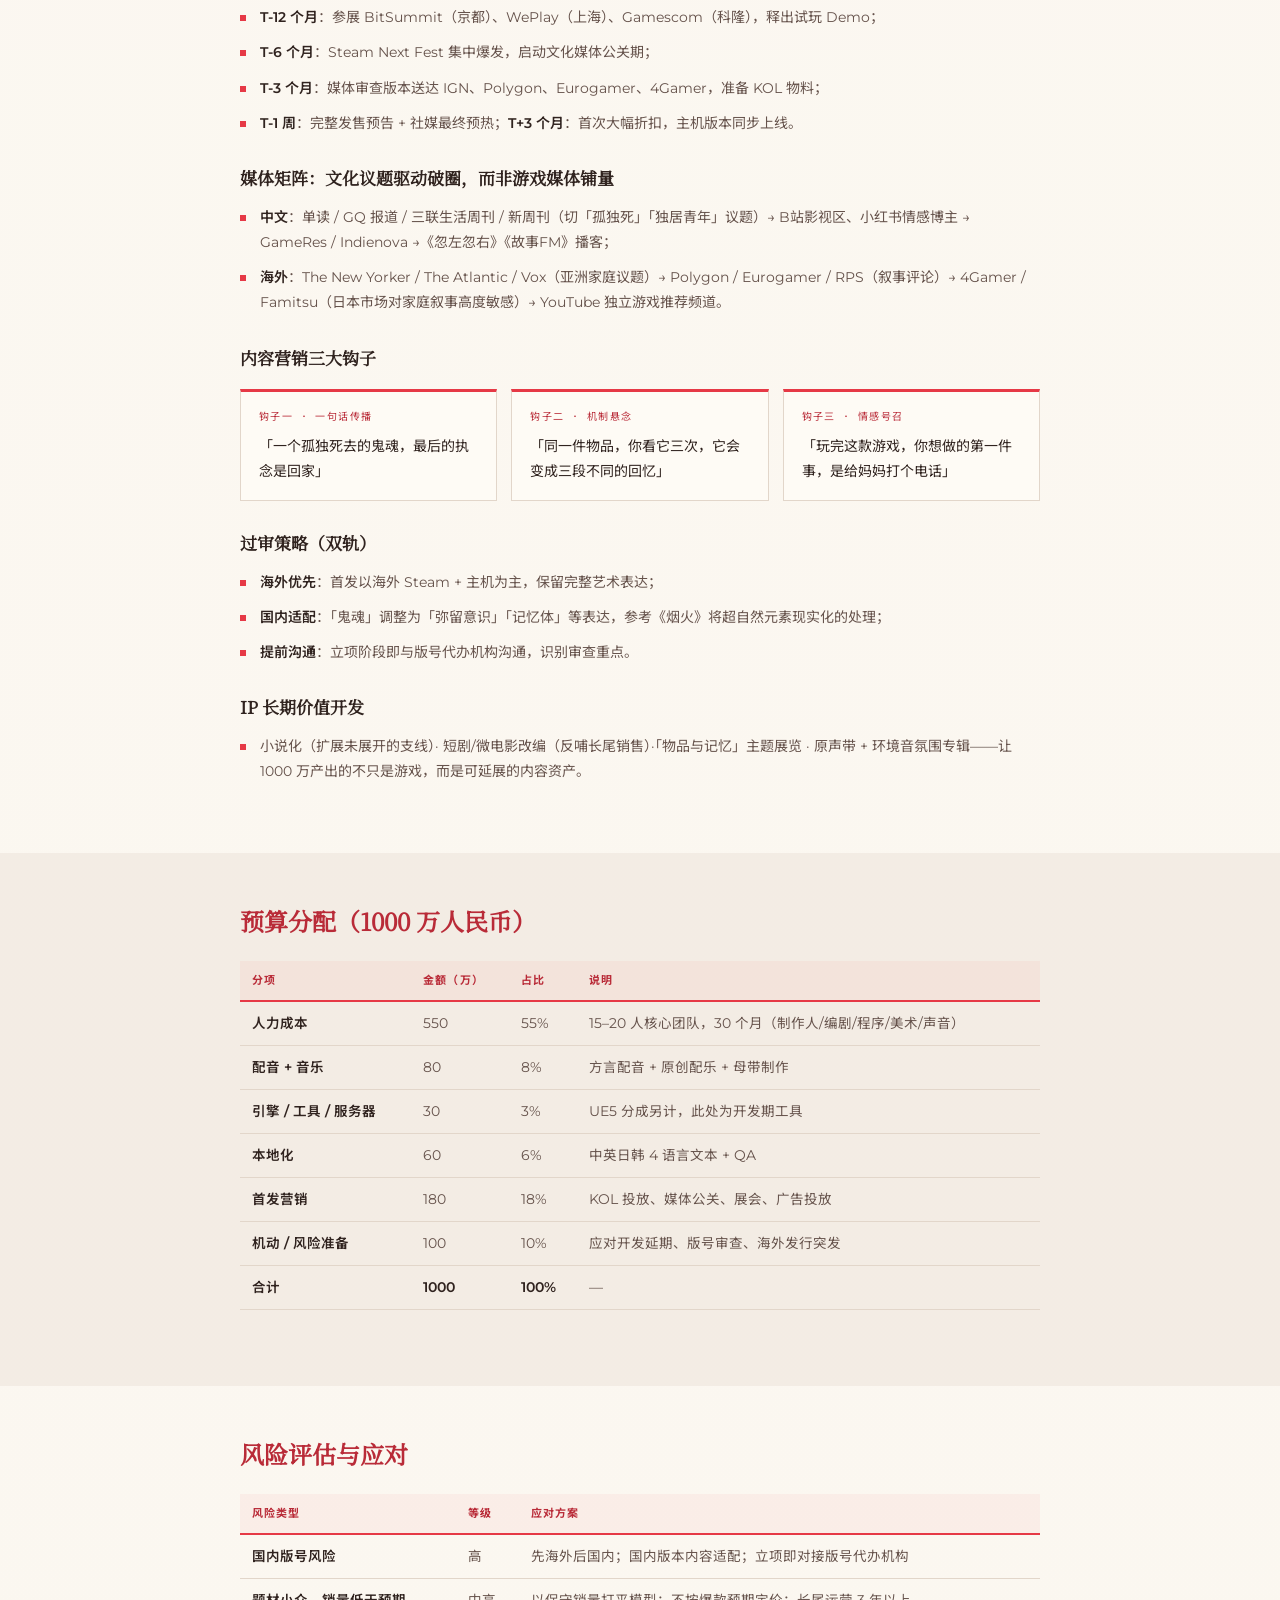
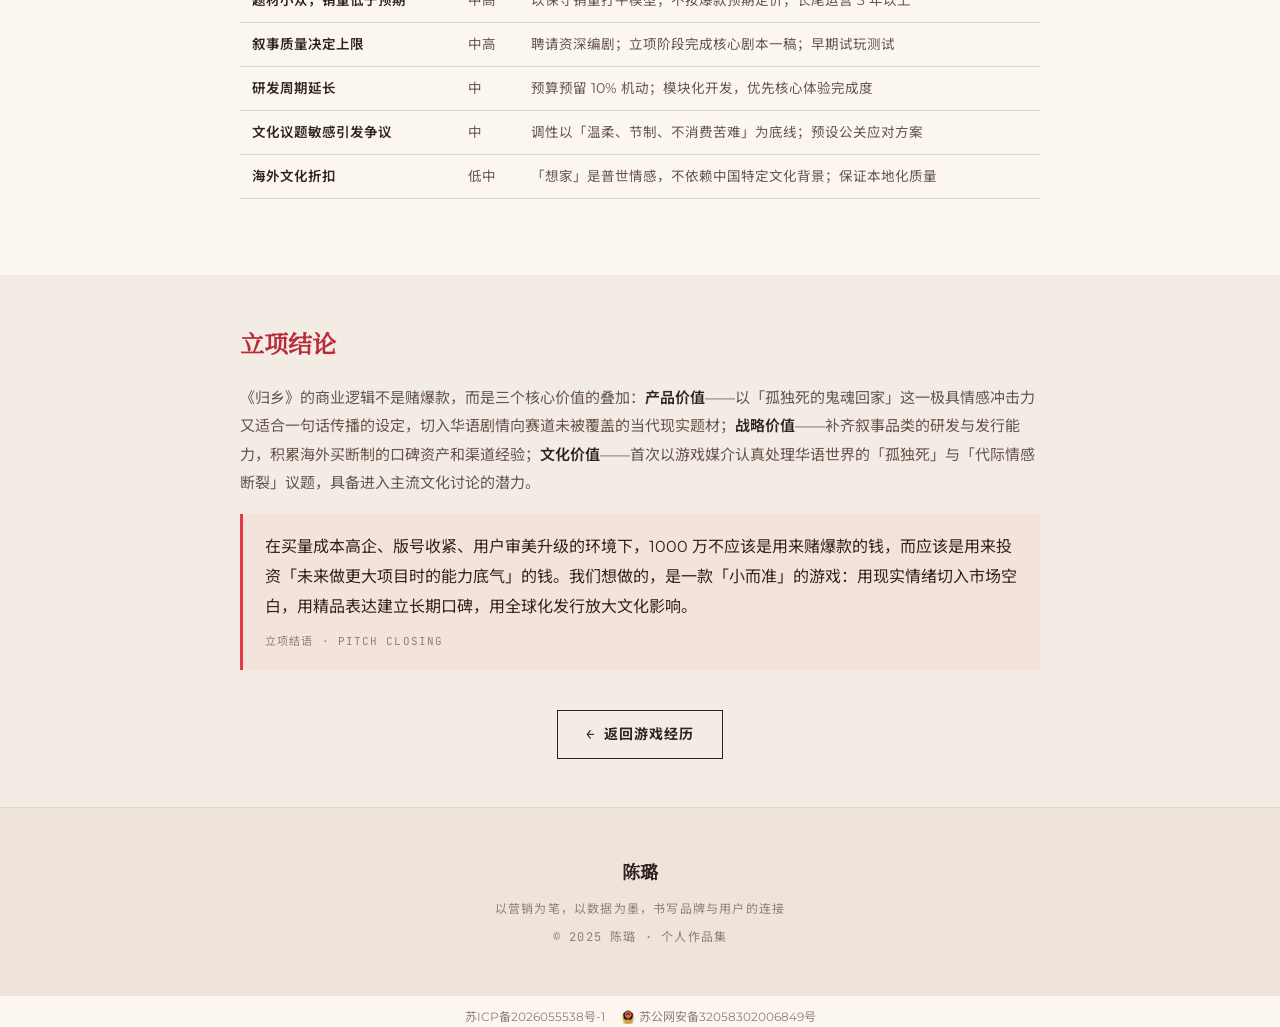
<file: gaming-ideas.html>
<!DOCTYPE html>
<html lang="zh-CN">
<head>
    <meta charset="UTF-8">
    <meta name="viewport" content="width=device-width, initial-scale=1.0">
    <title>新游戏灵感 · 陈璐</title>
    <link rel="stylesheet" href="style.css">
</head>
<body>

    <nav class="nav">
        <div class="nav-container">
            <a href="index.html" class="nav-logo"><strong>Connie.</strong><span>陈璐 · 游戏营销</span></a>
            <ul class="nav-links" id="navLinks">
                <li><a href="index.html">首页</a></li>
                <li><a href="index.html#profile">关于我</a></li>
                <li><a href="index.html#education">教育</a></li>
                <li><a href="index.html#portfolio">作品集</a></li>
                <li><a href="index.html#contact">联系</a></li>
            </ul>
            <div class="nav-hamburger" id="navToggle" onclick="toggleNav()">
                <span></span><span></span><span></span>
            </div>
        </div>
    </nav>

    <section class="detail-hero">
        <div class="detail-hero-bg"></div>
        <div class="detail-hero-content">
            <h1 class="section-title">新游戏灵感来源区</h1>
            <p style="font-family: var(--font-mono); font-size: 13px; color: var(--text-muted); letter-spacing: 0.12em; margin-top: 4px;">《归乡》 COMING HOME · 一份完整的游戏立项方案</p>
            <div class="detail-meta">
                <span><img class="ip-icon" src="assets/icons/messages.svg" alt=""> 第一人称叙事探索</span>
                <span><img class="ip-icon" src="assets/icons/crown.svg" alt=""> 买断制 · 68–98 元</span>
                <span><img class="ip-icon" src="assets/icons/earth.svg" alt=""> 全球同步发行 · 中英日韩</span>
                <span><img class="ip-icon" src="assets/icons/trophy.svg" alt=""> 1000 万预算 · 24–30 个月</span>
            </div>
        </div>
    </section>

    <section class="detail-section">
        <div class="detail-content reveal">
            <a href="gaming.html" class="back-link">← 返回游戏经历</a>
            <h3>关于这个灵感区</h3>
            <p>除了拆解别人的游戏，我也有自己想做的游戏。《归乡》（Coming Home）是我独立撰写的一份完整游戏立项方案——一款关于离家、想家与和解的叙事探索游戏。从题材判断、玩法循环、美术音乐，到市场对标、发行节奏、预算与风险，都用真实的立项标准完整跑了一遍。它代表我对「游戏作为内容产品」的完整思考方式：不只看到玩家情绪，也算得清商业模型。</p>
            <div class="idea-quote">
                玩家扮演一位孤独离世的城市独居者鬼魂，死前唯一的执念是「回家」。在无法被任何人看见的状态下，通过触碰物品唤起记忆，逐步拼凑出「自己为什么离开」「家在哪里」「家是否还存在」的答案。
                <span class="idea-quote-src">一句话定义 · ONE-LINER</span>
            </div>
            <figure class="idea-figure">
                <img src="assets/ideas/scene-ghost-apartment.jpg" alt="概念氛围图：深夜出租屋里，半透明发光的鬼魂坐在床沿望向窗外城市灯火">
                <figcaption>概念氛围图 · 深夜出租屋——「死前唯一的执念是回家」 · CONCEPT MOOD</figcaption>
            </figure>
        </div>
    </section>

    <section class="detail-section detail-section-alt">
        <div class="detail-content reveal">
            <h3>项目基本信息</h3>
            <table class="idea-table">
                <tr><td>项目名称</td><td>《归乡》（Coming Home）</td></tr>
                <tr><td>游戏类型</td><td>第一人称叙事探索游戏（Narrative Exploration）</td></tr>
                <tr><td>商业模式</td><td>买断制（Premium），建议定价 68–98 元</td></tr>
                <tr><td>目标平台</td><td>Steam（首发）、PlayStation 5、Nintendo Switch 2、Xbox Series</td></tr>
                <tr><td>目标市场</td><td>全球同步发行，中文 / 英文 / 日文 / 韩文为首发语言</td></tr>
                <tr><td>研发周期</td><td>24–30 个月</td></tr>
                <tr><td>研发预算</td><td>1000 万人民币（含本地化、首发营销）</td></tr>
                <tr><td>年龄分级</td><td>PEGI 12 / ESRB Teen（暗示性死亡主题，无血腥暴力）</td></tr>
                <tr><td>预计销量</td><td>首发 15–30 万份，长尾累计 50–80 万份</td></tr>
            </table>
        </div>
    </section>

    <section class="detail-section">
        <div class="detail-content reveal">
            <h3>核心价值主张</h3>
            <ul>
                <li><strong>品类突破</strong>：华语市场首款正面处理「孤独死」与「当代城乡断裂」议题的叙事游戏。</li>
                <li><strong>情感通约</strong>：「想家」是跨语言、跨文化的人类共通情感，具备天然的全球市场基础。</li>
                <li><strong>市场空白</strong>：国内剧情向赛道集中于乙女、悬疑恐怖、历史神话，当代现实题材几乎空白。</li>
                <li><strong>传播友好</strong>：设定一句话可讲清，记忆闪回机制天然适合短视频和社交媒体二创传播。</li>
            </ul>
        </div>
    </section>

    <section class="detail-section detail-section-alt">
        <div class="detail-content reveal">
            <h3>故事背景与主角</h3>
            <p>故事发生在 2020 年代后半段的中国一线城市——独居青年比例迅速攀升、空巢老人急剧增加、城市与乡村之间的情感联系日益稀薄的时代。「孤独死」（Kodokushi）在日本已有三十余年的社会讨论，中国正在经历类似的人口结构变化，但这一议题在文化产品中尚未被严肃处理。《归乡》试图填补这一文化空白。</p>
            <ul>
                <li><strong>林越（暂定）</strong>：男 / 女性别可选，33 岁，互联网公司中层员工，独居在城市边缘的老式出租公寓。</li>
                <li><strong>家乡</strong>：中国某南方县城（名称在游戏中逐步揭示），父亲早年去世，母亲独居老家。</li>
                <li><strong>死亡情境</strong>：突发心脏骤停，死在出租屋里，从死亡到被发现间隔约一周。</li>
                <li><strong>执念</strong>：回家。但「家」对他/她而言已是一个模糊的、被多年回避的概念。</li>
            </ul>
            <figure class="idea-figure">
                <img src="assets/ideas/scene-corridor.jpg" alt="概念氛围图：老式公寓楼道，堆放的旧物与一盏声控灯">
                <figcaption>概念氛围图 · 老式公寓楼道——城市边缘的独居现场 · CONCEPT MOOD</figcaption>
            </figure>
        </div>
    </section>

    <section class="detail-section">
        <div class="detail-content reveal">
            <h3>世界观规则</h3>
            <p>《归乡》不是恐怖游戏，也不构建复杂的鬼神体系。「鬼魂」设定服务于一个核心叙事目的——让玩家以无力干预现实、只能借助物品进入记忆的方式，体验「回望自己一生」的感觉。</p>
            <h4>鬼魂能做的事</h4>
            <ul>
                <li>自由移动于死亡时所在的物理空间（出租屋为起点，逐步扩展）；</li>
                <li>触碰物品并触发与该物品相关的记忆碎片；</li>
                <li>观察现实世界（房东、邻居、警察、清洁工等他人的反应）。</li>
            </ul>
            <h4>鬼魂不能做的事</h4>
            <ul>
                <li>被任何活人看见、听见或感知到；</li>
                <li>移动或干预现实中的物体；</li>
                <li>直接「想起」任何事情——所有记忆都必须由物品触发。</li>
            </ul>
            <div class="idea-quote">
                同一件物品在游戏不同阶段被触碰，会触发不同版本的记忆。我们看待过去时，看到的从来不是过去本身，而是当下的自己所能承受的那个版本。
                <span class="idea-quote-src">核心设定 · 记忆的不可靠性</span>
            </div>
        </div>
    </section>

    <section class="detail-section detail-section-alt">
        <div class="detail-content reveal">
            <h3>玩法系统设计</h3>
            <h4>核心循环（极简，服务于叙事沉浸）</h4>
            <ul>
                <li><strong>探索 Explore</strong>：第一人称自由穿行（出租屋、楼道、便利店、地铁、车站、记忆中的老家）；</li>
                <li><strong>触碰 Touch</strong>：靠近可交互物品时屏幕边缘泛起光晕，按键触碰进入记忆；</li>
                <li><strong>回忆 Remember</strong>：以观察者视角体验一段过去——一段对话、一个场景、一个画面；</li>
                <li><strong>拼合 Connect</strong>：记忆碎片在「回忆图谱」中自动归位，逐步构建完整的家庭叙事；</li>
                <li><strong>解锁 Unlock</strong>：关键记忆拼合后，新的物理空间或记忆维度开放。</li>
            </ul>
            <h4>机制一：物品的多层记忆（以「妈妈寄来的毛衣」为例）</h4>
            <table class="idea-table">
                <tr><th>阶段</th><th>玩家心境</th><th>毛衣触发的记忆</th></tr>
                <tr><td>早期</td><td>还在抗拒</td><td>「妈妈寄来的，嫌它土气，塞进了柜子最底下，从来没穿过」</td></tr>
                <tr><td>中期</td><td>开始动摇</td><td>「那年她身体已经不太好了，是撑着去市场挑的料子」</td></tr>
                <tr><td>后期</td><td>终于直面</td><td>「我其实一直知道她身体不好。我只是假装不知道」</td></tr>
            </table>
            <figure class="idea-figure">
                <img src="assets/ideas/scene-sweater.jpg" alt="概念氛围图：柜子最底层一件叠好的旧毛衣泛起温暖光晕">
                <figcaption>概念氛围图 · 柜底的毛衣——记忆被触碰唤醒的瞬间 · CONCEPT MOOD</figcaption>
            </figure>
            <h4>机制二：回忆图谱</h4>
            <p>成就感不来自分数或经验值，而来自一张逐渐填满的「回忆图谱」（Memory Map）：每段记忆是一个节点，关联自动连线，视觉风格类似手绘家族关系图，带水墨晕染感。</p>
            <figure class="idea-figure">
                <img src="assets/ideas/scene-memory-map.jpg" alt="概念氛围图：水墨晕染风格的回忆图谱，物品节点由墨线相连">
                <figcaption>概念氛围图 · 回忆图谱——水墨晕染的手绘家族叙事 · CONCEPT MOOD</figcaption>
            </figure>
            <h4>机制三：无 UI 沉浸</h4>
            <p>主体验不显示传统 UI（无血条、无任务列表、无小地图），引导通过光线、声音、视觉焦点完成，参考《Journey》《Gris》《Inside》。</p>
            <h4>机制四：空间的逐步开放（五个阶段）</h4>
            <ul>
                <li>出租屋内部（死亡现场）→ 楼道与小区（被他人发现的过程）→ 城市里常去的地点（便利店、加班的办公楼、相亲的咖啡馆）→ 返乡路途的记忆化场景（火车窗外、永远到不了的站台）→ 童年的家（最核心的情感场景，后段开放）。</li>
            </ul>
            <p>主线流程 8–10 小时（对标《What Remains of Edith Finch》《Gone Home》），完整收集 12–15 小时；二周目同一物品触发未见过的记忆变体。</p>
        </div>
    </section>

    <section class="detail-section">
        <div class="detail-content reveal">
            <h3>艺术风格与音乐设计</h3>
            <ul>
                <li><strong>美术方向</strong>：低饱和度写实 + 意象化记忆场景。现实空间写实建模但色调压低、光线偏冷；记忆场景带颗粒感与水彩晕染——「被回忆过滤过的真实」。参考《Gris》的色彩情绪、《Edith Finch》的空间叙事、《Spiritfarer》的温柔笔触、贾樟柯的镜头语言。</li>
                <li><strong>中式元素</strong>：不刻意符号化（不要春节红、龙凤、青花瓷），从空间细节入手——南方县城湿润斑驳的墙面、公寓楼道堆放的旧物、出租屋窗外晾晒的衣物、地铁里沉默的乘客。</li>
                <li><strong>音乐</strong>：极简钢琴 + 弦乐小编制 + 环境音，作用是「拉开情绪空间」而非「提示此处该感动」。</li>
                <li><strong>环境音</strong>：楼上隔壁的电视声、楼下的车响、深夜冰箱的嗡鸣、母亲在厨房锅铲翻动的声音——高度写实的环境音是关键沉浸要素。</li>
                <li><strong>配音策略</strong>：中文为主配语言，母亲角色使用主角家乡方言；海外版字幕 + 保留方言原声，控制成本同时保留文化质感。</li>
            </ul>
            <div class="idea-figure-row">
                <figure class="idea-figure">
                    <img src="assets/ideas/scene-train.jpg" alt="概念氛围图：雨天火车窗外模糊的南方乡村">
                    <figcaption>概念氛围图 · 返乡路途——永远到不了的站台 · CONCEPT MOOD</figcaption>
                </figure>
                <figure class="idea-figure">
                    <img src="assets/ideas/scene-childhood-home.jpg" alt="概念氛围图：南方县城老房子，斑驳墙面与晾晒的衣物">
                    <figcaption>概念氛围图 · 童年的家——被回忆过滤过的真实 · CONCEPT MOOD</figcaption>
                </figure>
            </div>
        </div>
    </section>

    <section class="detail-section detail-section-alt">
        <div class="detail-content reveal">
            <h3>市场分析与商业模型</h3>
            <h4>核心用户画像</h4>
            <p>25–38 岁，女性 55% / 男性 45%；国内一二线城市 + 海外日韩北美西欧大城市；Steam 独立游戏与叙事游戏爱好者，有文学、电影、播客消费习惯（是枝裕和、贾樟柯、Pixar）；有过离家求学/工作经历，与父母关系复杂，对「孤独」「漂泊」议题敏感。</p>
            <h4>市场对标（数据来源：SteamDB、VGInsights、各发行商公开财报）</h4>
            <table class="idea-table">
                <tr><th>作品</th><th>研发预算（估）</th><th>累计销量（估）</th><th>品类对标价值</th></tr>
                <tr><td>To the Moon</td><td>约 100 万美元</td><td>超 300 万份</td><td>叙事 + 情感冲击，长尾经典</td></tr>
                <tr><td>What Remains of Edith Finch</td><td>约 200 万美元</td><td>超 100 万份</td><td>家庭叙事 + 物品交互，本作最直接对标</td></tr>
                <tr><td>Spiritfarer</td><td>约 600 万美元</td><td>超 200 万份</td><td>死亡 + 温柔叙事，商业可行性证明</td></tr>
                <tr><td>三伏</td><td>约 300 万人民币</td><td>约 150 万份</td><td>国产叙事 Steam 跑通的标杆案例</td></tr>
                <tr><td>烟火</td><td>低于 100 万人民币</td><td>约 200 万份</td><td>本土题材 + 小成本爆款，情绪驱动</td></tr>
            </table>
            <h4>销量预期与回报测算</h4>
            <ul>
                <li>保守估算：全球首发 15–30 万份，长尾累计 50–80 万份；</li>
                <li>首发定价 68–98 元，综合长期折扣后平均到手价约 40 元/份；</li>
                <li>流水预期：保守 2000 万 / 中性 3200 万 / 乐观 5000 万+，对 1000 万投入是合理回报区间；</li>
                <li>渠道分成：Steam / 主机平台各 30%，实际净收入按流水的 60%–65% 估算。</li>
            </ul>
        </div>
    </section>

    <section class="detail-section">
        <div class="detail-content reveal">
            <h3>发行策略</h3>
            <h4>发行节奏（全球同步）</h4>
            <ul>
                <li><strong>T-18 个月</strong>：首支预告片公开，Steam 页面上线开放愿望单，启动核心社区（Discord、微博、X）；</li>
                <li><strong>T-12 个月</strong>：参展 BitSummit（京都）、WePlay（上海）、Gamescom（科隆），释出试玩 Demo；</li>
                <li><strong>T-6 个月</strong>：Steam Next Fest 集中爆发，启动文化媒体公关期；</li>
                <li><strong>T-3 个月</strong>：媒体审查版本送达 IGN、Polygon、Eurogamer、4Gamer，准备 KOL 物料；</li>
                <li><strong>T-1 周</strong>：完整发售预告 + 社媒最终预热；<strong>T+3 个月</strong>：首次大幅折扣，主机版本同步上线。</li>
            </ul>
            <h4>媒体矩阵：文化议题驱动破圈，而非游戏媒体铺量</h4>
            <ul>
                <li><strong>中文</strong>：单读 / GQ 报道 / 三联生活周刊 / 新周刊（切「孤独死」「独居青年」议题）→ B站影视区、小红书情感博主 → GameRes / Indienova →《忽左忽右》《故事FM》播客；</li>
                <li><strong>海外</strong>：The New Yorker / The Atlantic / Vox（亚洲家庭议题）→ Polygon / Eurogamer / RPS（叙事评论）→ 4Gamer / Famitsu（日本市场对家庭叙事高度敏感）→ YouTube 独立游戏推荐频道。</li>
            </ul>
            <h4>内容营销三大钩子</h4>
            <div class="idea-hook-row">
                <div class="idea-hook"><span class="idea-hook-tag">钩子一 · 一句话传播</span>「一个孤独死去的鬼魂，最后的执念是回家」</div>
                <div class="idea-hook"><span class="idea-hook-tag">钩子二 · 机制悬念</span>「同一件物品，你看它三次，它会变成三段不同的回忆」</div>
                <div class="idea-hook"><span class="idea-hook-tag">钩子三 · 情感号召</span>「玩完这款游戏，你想做的第一件事，是给妈妈打个电话」</div>
            </div>
            <h4>过审策略（双轨）</h4>
            <ul>
                <li><strong>海外优先</strong>：首发以海外 Steam + 主机为主，保留完整艺术表达；</li>
                <li><strong>国内适配</strong>：「鬼魂」调整为「弥留意识」「记忆体」等表达，参考《烟火》将超自然元素现实化的处理；</li>
                <li><strong>提前沟通</strong>：立项阶段即与版号代办机构沟通，识别审查重点。</li>
            </ul>
            <h4>IP 长期价值开发</h4>
            <ul>
                <li>小说化（扩展未展开的支线）· 短剧/微电影改编（反哺长尾销售）·「物品与记忆」主题展览 · 原声带 + 环境音氛围专辑——让 1000 万产出的不只是游戏，而是可延展的内容资产。</li>
            </ul>
        </div>
    </section>

    <section class="detail-section detail-section-alt">
        <div class="detail-content reveal">
            <h3>预算分配（1000 万人民币）</h3>
            <table class="idea-table">
                <tr><th>分项</th><th>金额（万）</th><th>占比</th><th>说明</th></tr>
                <tr><td>人力成本</td><td>550</td><td>55%</td><td>15–20 人核心团队，30 个月（制作人/编剧/程序/美术/声音）</td></tr>
                <tr><td>配音 + 音乐</td><td>80</td><td>8%</td><td>方言配音 + 原创配乐 + 母带制作</td></tr>
                <tr><td>引擎 / 工具 / 服务器</td><td>30</td><td>3%</td><td>UE5 分成另计，此处为开发期工具</td></tr>
                <tr><td>本地化</td><td>60</td><td>6%</td><td>中英日韩 4 语言文本 + QA</td></tr>
                <tr><td>首发营销</td><td>180</td><td>18%</td><td>KOL 投放、媒体公关、展会、广告投放</td></tr>
                <tr><td>机动 / 风险准备</td><td>100</td><td>10%</td><td>应对开发延期、版号审查、海外发行突发</td></tr>
                <tr><td><strong>合计</strong></td><td><strong>1000</strong></td><td><strong>100%</strong></td><td>—</td></tr>
            </table>
        </div>
    </section>

    <section class="detail-section">
        <div class="detail-content reveal">
            <h3>风险评估与应对</h3>
            <table class="idea-table">
                <tr><th>风险类型</th><th>等级</th><th>应对方案</th></tr>
                <tr><td>国内版号风险</td><td>高</td><td>先海外后国内；国内版本内容适配；立项即对接版号代办机构</td></tr>
                <tr><td>题材小众，销量低于预期</td><td>中高</td><td>以保守销量打平模型；不按爆款预期定价；长尾运营 3 年以上</td></tr>
                <tr><td>叙事质量决定上限</td><td>中高</td><td>聘请资深编剧；立项阶段完成核心剧本一稿；早期试玩测试</td></tr>
                <tr><td>研发周期延长</td><td>中</td><td>预算预留 10% 机动；模块化开发，优先核心体验完成度</td></tr>
                <tr><td>文化议题敏感引发争议</td><td>中</td><td>调性以「温柔、节制、不消费苦难」为底线；预设公关应对方案</td></tr>
                <tr><td>海外文化折扣</td><td>低中</td><td>「想家」是普世情感，不依赖中国特定文化背景；保证本地化质量</td></tr>
            </table>
        </div>
    </section>

    <section class="detail-section detail-section-alt">
        <div class="detail-content reveal">
            <h3>立项结论</h3>
            <p>《归乡》的商业逻辑不是赌爆款，而是三个核心价值的叠加：<strong>产品价值</strong>——以「孤独死的鬼魂回家」这一极具情感冲击力又适合一句话传播的设定，切入华语剧情向赛道未被覆盖的当代现实题材；<strong>战略价值</strong>——补齐叙事品类的研发与发行能力，积累海外买断制的口碑资产和渠道经验；<strong>文化价值</strong>——首次以游戏媒介认真处理华语世界的「孤独死」与「代际情感断裂」议题，具备进入主流文化讨论的潜力。</p>
            <div class="idea-quote">
                在买量成本高企、版号收紧、用户审美升级的环境下，1000 万不应该是用来赌爆款的钱，而应该是用来投资「未来做更大项目时的能力底气」的钱。我们想做的，是一款「小而准」的游戏：用现实情绪切入市场空白，用精品表达建立长期口碑，用全球化发行放大文化影响。
                <span class="idea-quote-src">立项结语 · PITCH CLOSING</span>
            </div>
            <div class="btn-center">
                <a href="gaming.html" class="btn btn-outline">← 返回游戏经历</a>
            </div>
        </div>
    </section>

    <footer class="footer">
        <div class="footer-brand">陈璐</div>
        <p>以营销为笔，以数据为墨，书写品牌与用户的连接</p>
        <p style="margin-top: 8px; font-size: 12px; color: var(--text-muted);">© 2025 陈璐 · 个人作品集</p>
    </footer>

    <script>
        function toggleNav() {
            const navLinks = document.getElementById('navLinks');
            navLinks.classList.toggle('active');
        }
        document.querySelectorAll('.nav-links a').forEach(link => {
            link.addEventListener('click', () => {
                document.getElementById('navLinks').classList.remove('active');
            });
        });
        const reveals = document.querySelectorAll('.reveal');
        function checkReveal() {
            const trigger = window.innerHeight * 0.85;
            reveals.forEach(el => {
                const top = el.getBoundingClientRect().top;
                if (top < trigger) { el.classList.add('visible'); }
            });
        }
        window.addEventListener('scroll', checkReveal);
        checkReveal();

        /* 彩蛋抵达：白场渐隐（仅当从 gaming.html 爆炸跳转而来时播放） */
        (function () {
            try {
                if (sessionStorage.getItem('eggArrive')) {
                    sessionStorage.removeItem('eggArrive');
                    var v = document.createElement('div');
                    v.className = 'egg-veil';
                    document.body.appendChild(v);
                    document.body.classList.add('egg-arrive');
                }
            } catch (e) {}
        })();
    </script>
    <script src="page-toc.js" defer></script>
    <script src="cursor.js" defer></script>
<script src="interactions.js?v=20260915" defer></script>
</body>
</html>
</file>
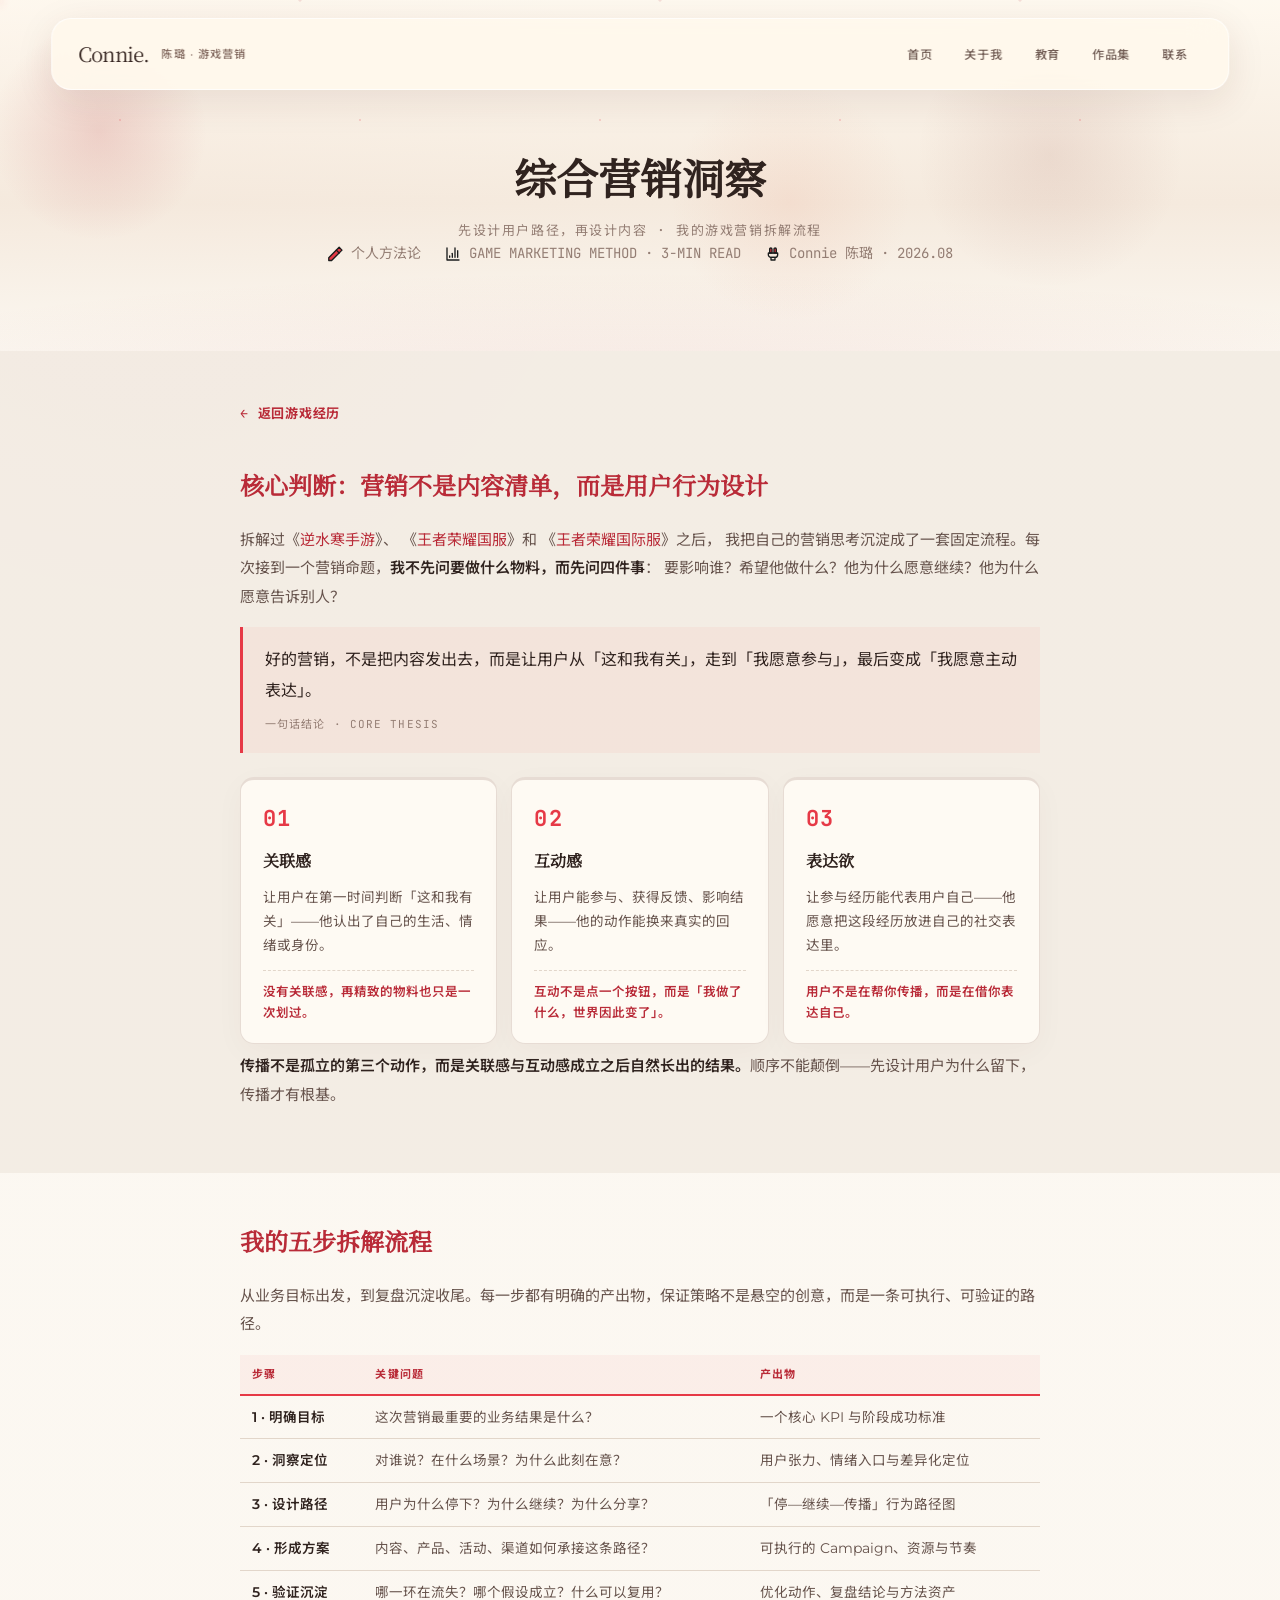
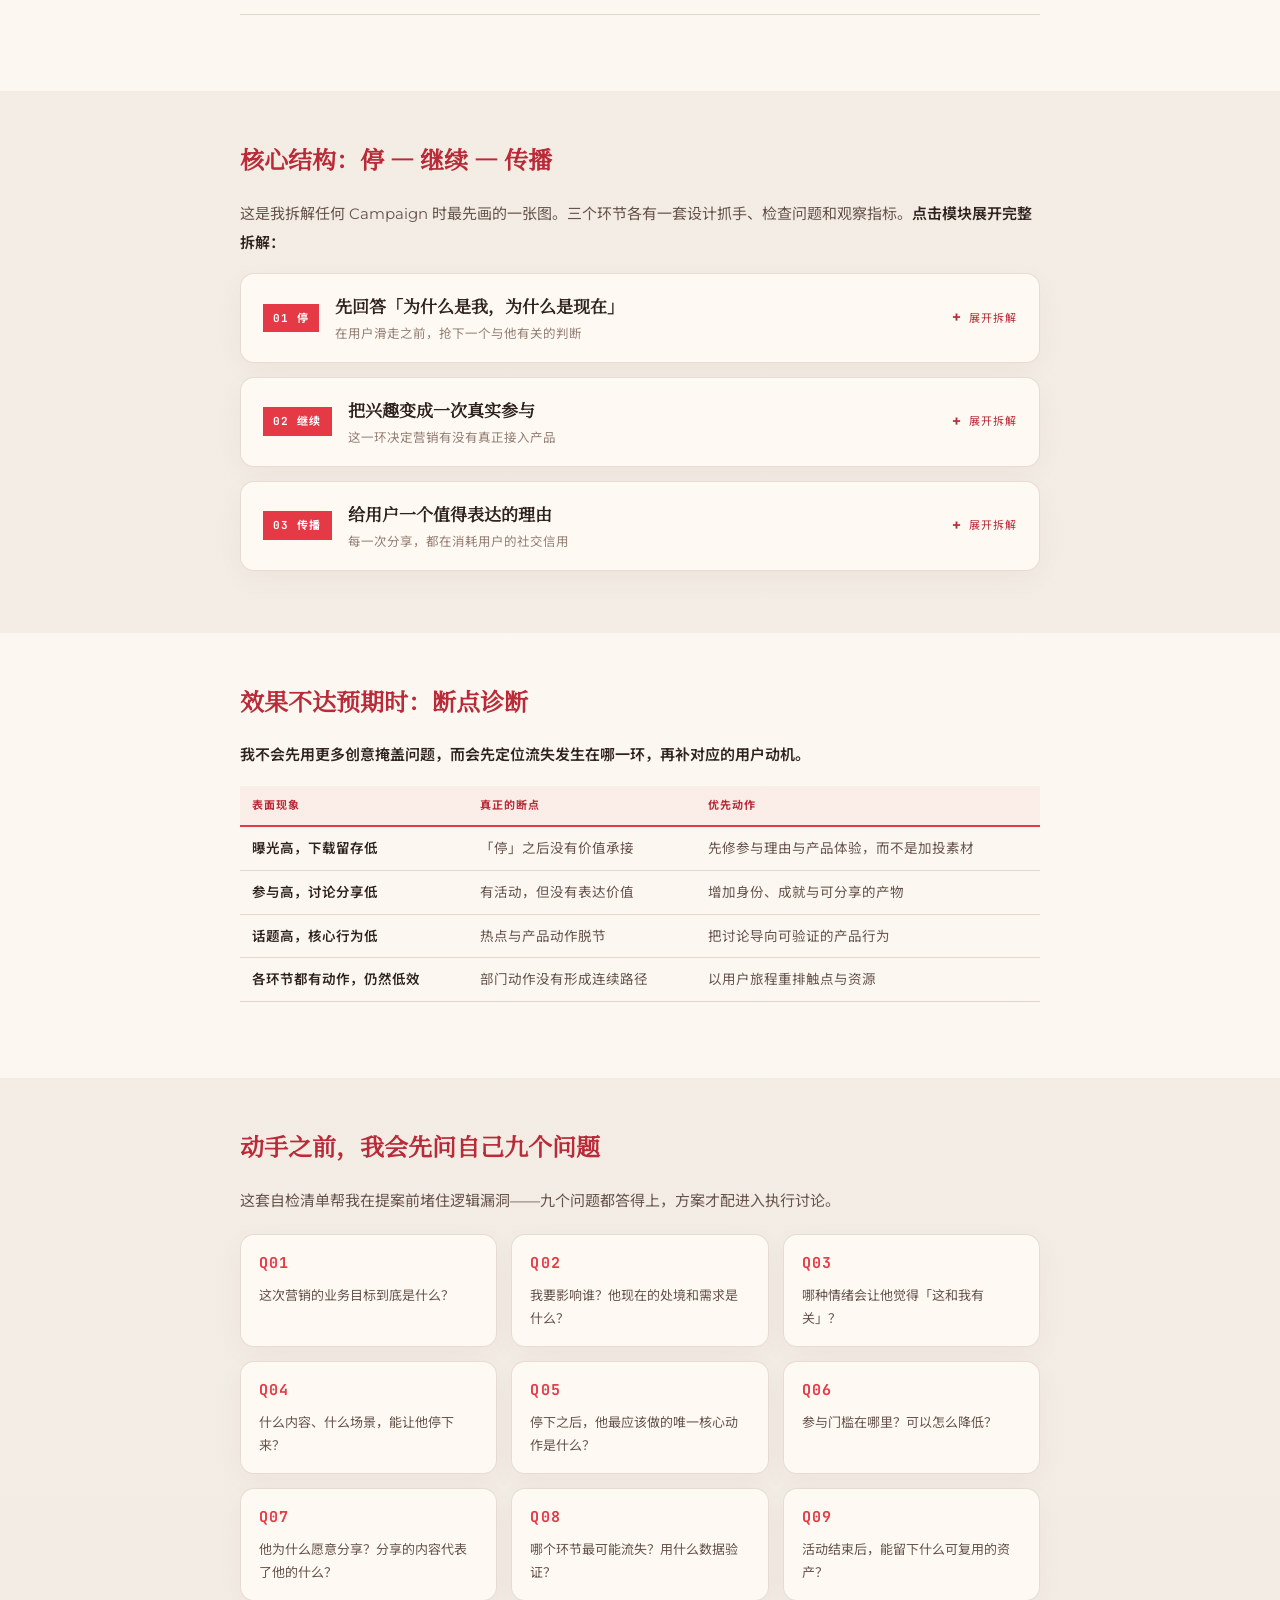
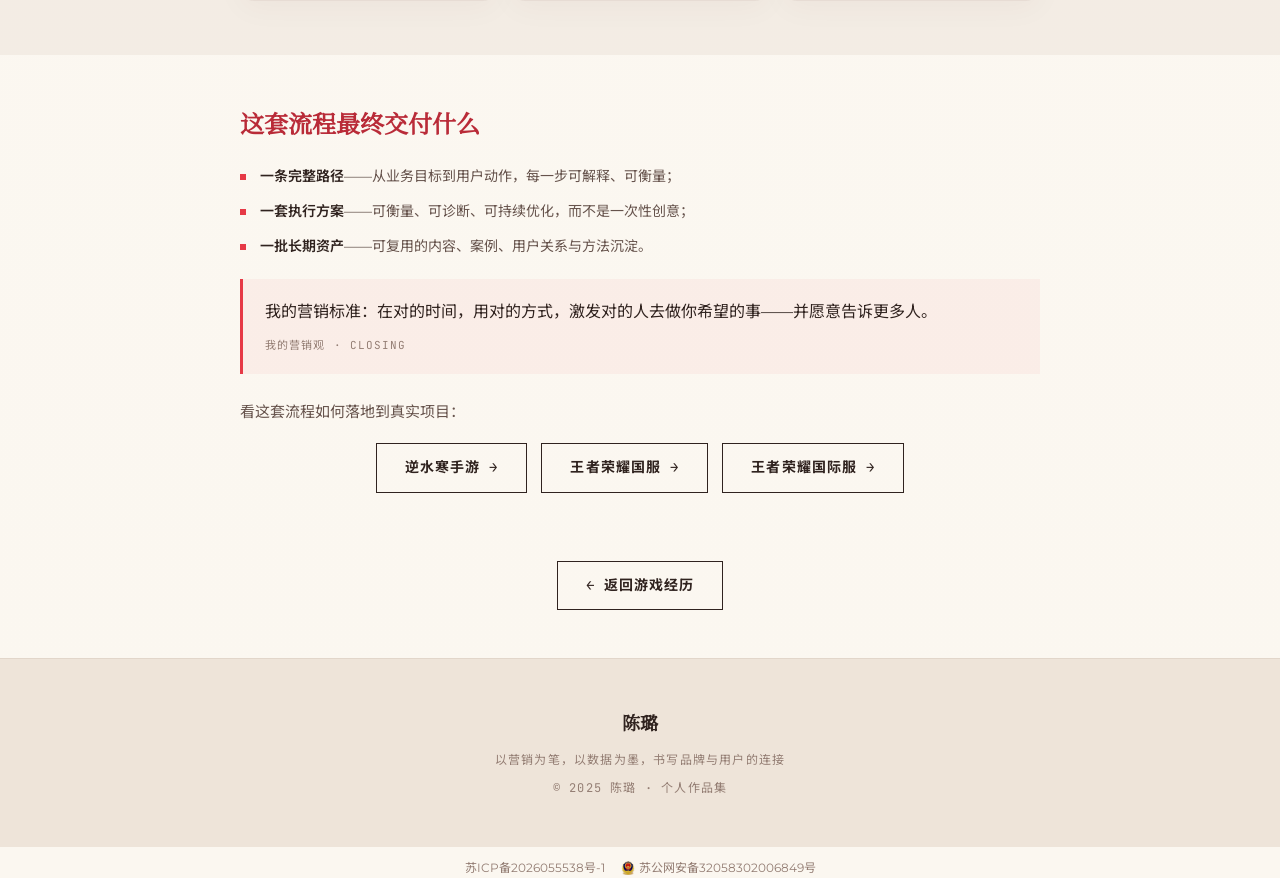
<file: gaming-insight.html>
<!DOCTYPE html>
<html lang="zh-CN">
<head>
<meta charset="UTF-8">
<meta name="viewport" content="width=device-width, initial-scale=1.0">
<title>综合营销洞察 | 陈璐</title>
<link rel="stylesheet" href="style.css">
</head>
<body>
<nav class="nav">
    <div class="nav-container">
            <a href="index.html" class="nav-logo"><strong>Connie.</strong><span>陈璐 · 游戏营销</span></a>
        <ul class="nav-links" id="navLinks">
            <li><a href="index.html">首页</a></li>
            <li><a href="index.html#profile">关于我</a></li>
            <li><a href="index.html#education">教育</a></li>
            <li><a href="index.html#portfolio">作品集</a></li>
            <li><a href="index.html#contact">联系</a></li>
        </ul>
        <div class="nav-hamburger" id="navHamburger"><span></span><span></span><span></span></div>
    </div>
</nav>

<!-- Detail Hero -->
<section class="detail-hero">
    <div class="detail-hero-bg"></div>
    <div class="detail-hero-content">
        <h1 class="section-title">综合营销洞察</h1>
        <p style="font-family: var(--font-mono); font-size: 13px; color: var(--text-muted); letter-spacing: 0.12em; margin-top: 4px;">先设计用户路径，再设计内容 · 我的游戏营销拆解流程</p>
        <div class="detail-meta">
            <span><img class="ip-icon" src="assets/icons/write.svg" alt=""> 个人方法论</span>
            <span><img class="ip-icon" src="assets/icons/chart-histogram.svg" alt=""> GAME MARKETING METHOD · 3-MIN READ</span>
            <span><img class="ip-icon" src="assets/icons/lamp.svg" alt=""> Connie 陈璐 · 2026.08</span>
        </div>
    </div>
</section>

<!-- 核心判断 -->
<section class="detail-section detail-section-alt">
    <div class="detail-content reveal">
        <a href="gaming.html" class="back-link">← 返回游戏经历</a>
        <h3>核心判断：营销不是内容清单，而是用户行为设计</h3>
        <p>
            拆解过《<a href="gaming-nishui.html" style="color: var(--gold); text-decoration: none;">逆水寒手游</a>》、
            《<a href="gaming-wzry-cn.html" style="color: var(--gold); text-decoration: none;">王者荣耀国服</a>》和
            《<a href="gaming-wzry-intl.html" style="color: var(--gold); text-decoration: none;">王者荣耀国际服</a>》之后，
            我把自己的营销思考沉淀成了一套固定流程。每次接到一个营销命题，<strong>我不先问要做什么物料，而先问四件事</strong>：
            要影响谁？希望他做什么？他为什么愿意继续？他为什么愿意告诉别人？
        </p>
        <div class="idea-quote">
            好的营销，不是把内容发出去，而是让用户从「这和我有关」，走到「我愿意参与」，最后变成「我愿意主动表达」。
            <span class="idea-quote-src">一句话结论 · CORE THESIS</span>
        </div>
        <div class="triad-row">
            <div class="triad">
                <div class="triad-num">01</div>
                <div class="triad-title">关联感</div>
                <p>让用户在第一时间判断「这和我有关」——他认出了自己的生活、情绪或身份。</p>
                <div class="triad-note">没有关联感，再精致的物料也只是一次划过。</div>
            </div>
            <div class="triad">
                <div class="triad-num">02</div>
                <div class="triad-title">互动感</div>
                <p>让用户能参与、获得反馈、影响结果——他的动作能换来真实的回应。</p>
                <div class="triad-note">互动不是点一个按钮，而是「我做了什么，世界因此变了」。</div>
            </div>
            <div class="triad">
                <div class="triad-num">03</div>
                <div class="triad-title">表达欲</div>
                <p>让参与经历能代表用户自己——他愿意把这段经历放进自己的社交表达里。</p>
                <div class="triad-note">用户不是在帮你传播，而是在借你表达自己。</div>
            </div>
        </div>
        <p><strong>传播不是孤立的第三个动作，而是关联感与互动感成立之后自然长出的结果。</strong>顺序不能颠倒——先设计用户为什么留下，传播才有根基。</p>
    </div>
</section>

<!-- 五步拆解流程 -->
<section class="detail-section">
    <div class="detail-content reveal">
        <h3>我的五步拆解流程</h3>
        <p>从业务目标出发，到复盘沉淀收尾。每一步都有明确的产出物，保证策略不是悬空的创意，而是一条可执行、可验证的路径。</p>
        <table class="idea-table">
            <tr><th>步骤</th><th>关键问题</th><th>产出物</th></tr>
            <tr><td>1 · 明确目标</td><td>这次营销最重要的业务结果是什么？</td><td>一个核心 KPI 与阶段成功标准</td></tr>
            <tr><td>2 · 洞察定位</td><td>对谁说？在什么场景？为什么此刻在意？</td><td>用户张力、情绪入口与差异化定位</td></tr>
            <tr><td>3 · 设计路径</td><td>用户为什么停下？为什么继续？为什么分享？</td><td>「停—继续—传播」行为路径图</td></tr>
            <tr><td>4 · 形成方案</td><td>内容、产品、活动、渠道如何承接这条路径？</td><td>可执行的 Campaign、资源与节奏</td></tr>
            <tr><td>5 · 验证沉淀</td><td>哪一环在流失？哪个假设成立？什么可以复用？</td><td>优化动作、复盘结论与方法资产</td></tr>
        </table>
    </div>
</section>

<!-- 核心结构：停—继续—传播 -->
<section class="detail-section detail-section-alt">
    <div class="detail-content reveal">
        <h3>核心结构：停 — 继续 — 传播</h3>
        <p>这是我拆解任何 Campaign 时最先画的一张图。三个环节各有一套设计抓手、检查问题和观察指标。<strong>点击模块展开完整拆解：</strong></p>

        <details class="acc">
            <summary class="acc-head">
                <span class="acc-num">01 停</span>
                <span class="acc-titles">
                    <span class="acc-title">先回答「为什么是我，为什么是现在」</span>
                    <span class="acc-sub">在用户滑走之前，抢下一个与他有关的判断</span>
                </span>
                <span class="acc-toggle"><span>展开拆解</span></span>
            </summary>
            <div class="acc-body"><div class="acc-body-in"><div class="acc-inner">
                <div class="abd-row"><span class="abd-label">设计抓手</span><span class="abd-text">冲突与反差、情绪共鸣、明确的价值预期——给用户一个停下来的理由，而不是一条信息。</span></div>
                <div class="abd-row"><span class="abd-label">检查问题</span><span class="abd-text">谁会看见？他会在哪一秒停下？停下时，他以为自己能得到什么？</span></div>
                <div class="abd-row"><span class="abd-label">观察指标</span><span class="abd-text">触达、点击、有效观看、搜索与讨论的启动。</span></div>
                <div class="acc-judge"><span class="acc-judge-tag">我的判断</span>只获得曝光不代表路径已经开始；用户产生「与我有关」的判断，才算真正停下。</div>
            </div></div></div>
        </details>

        <details class="acc">
            <summary class="acc-head">
                <span class="acc-num">02 继续</span>
                <span class="acc-titles">
                    <span class="acc-title">把兴趣变成一次真实参与</span>
                    <span class="acc-sub">这一环决定营销有没有真正接入产品</span>
                </span>
                <span class="acc-toggle"><span>展开拆解</span></span>
            </summary>
            <div class="acc-body"><div class="acc-body-in"><div class="acc-inner">
                <div class="abd-row"><span class="abd-label">设计抓手</span><span class="abd-text">低门槛动作、真实利益、沉浸体验、即时反馈与产品承接。</span></div>
                <div class="abd-row"><span class="abd-label">检查问题</span><span class="abd-text">下一步是否足够清楚？参与成本高不高？完成后他得到了什么？</span></div>
                <div class="abd-row"><span class="abd-label">观察指标</span><span class="abd-text">完成率、预约或下载、活动参与、留存与核心产品行为。</span></div>
                <div class="acc-judge"><span class="acc-judge-tag">我的判断</span>互动不是点一个按钮，而是用户的动作能换来回应——营销必须落在产品体验上。</div>
            </div></div></div>
        </details>

        <details class="acc">
            <summary class="acc-head">
                <span class="acc-num">03 传播</span>
                <span class="acc-titles">
                    <span class="acc-title">给用户一个值得表达的理由</span>
                    <span class="acc-sub">每一次分享，都在消耗用户的社交信用</span>
                </span>
                <span class="acc-toggle"><span>展开拆解</span></span>
            </summary>
            <div class="acc-body"><div class="acc-body-in"><div class="acc-inner">
                <div class="abd-row"><span class="abd-label">设计抓手</span><span class="abd-text">社交货币、身份认同、成就证明、UGC 模板与低成本分享路径。</span></div>
                <div class="abd-row"><span class="abd-label">检查问题</span><span class="abd-text">他为什么要发？发给谁看？这条内容能否代表他自己？</span></div>
                <div class="abd-row"><span class="abd-label">观察指标</span><span class="abd-text">分享率、UGC 量、二次触达、自然搜索与口碑转化。</span></div>
            </div></div></div>
        </details>
    </div>
</section>

<!-- 断点诊断 -->
<section class="detail-section">
    <div class="detail-content reveal">
        <h3>效果不达预期时：断点诊断</h3>
        <p><strong>我不会先用更多创意掩盖问题，而会先定位流失发生在哪一环，再补对应的用户动机。</strong></p>
        <table class="idea-table">
            <tr><th>表面现象</th><th>真正的断点</th><th>优先动作</th></tr>
            <tr><td>曝光高，下载留存低</td><td>「停」之后没有价值承接</td><td>先修参与理由与产品体验，而不是加投素材</td></tr>
            <tr><td>参与高，讨论分享低</td><td>有活动，但没有表达价值</td><td>增加身份、成就与可分享的产物</td></tr>
            <tr><td>话题高，核心行为低</td><td>热点与产品动作脱节</td><td>把讨论导向可验证的产品行为</td></tr>
            <tr><td>各环节都有动作，仍然低效</td><td>部门动作没有形成连续路径</td><td>以用户旅程重排触点与资源</td></tr>
        </table>
    </div>
</section>

<!-- 九个问题 -->
<section class="detail-section detail-section-alt">
    <div class="detail-content reveal">
        <h3>动手之前，我会先问自己九个问题</h3>
        <p>这套自检清单帮我在提案前堵住逻辑漏洞——九个问题都答得上，方案才配进入执行讨论。</p>
        <div class="nine-q">
            <div class="nine-q-item"><p>这次营销的业务目标到底是什么？</p></div>
            <div class="nine-q-item"><p>我要影响谁？他现在的处境和需求是什么？</p></div>
            <div class="nine-q-item"><p>哪种情绪会让他觉得「这和我有关」？</p></div>
            <div class="nine-q-item"><p>什么内容、什么场景，能让他停下来？</p></div>
            <div class="nine-q-item"><p>停下之后，他最应该做的唯一核心动作是什么？</p></div>
            <div class="nine-q-item"><p>参与门槛在哪里？可以怎么降低？</p></div>
            <div class="nine-q-item"><p>他为什么愿意分享？分享的内容代表了他的什么？</p></div>
            <div class="nine-q-item"><p>哪个环节最可能流失？用什么数据验证？</p></div>
            <div class="nine-q-item"><p>活动结束后，能留下什么可复用的资产？</p></div>
        </div>
    </div>
</section>

<!-- 最终交付 -->
<section class="detail-section">
    <div class="detail-content reveal">
        <h3>这套流程最终交付什么</h3>
        <ul>
            <li><strong>一条完整路径</strong>——从业务目标到用户动作，每一步可解释、可衡量；</li>
            <li><strong>一套执行方案</strong>——可衡量、可诊断、可持续优化，而不是一次性创意；</li>
            <li><strong>一批长期资产</strong>——可复用的内容、案例、用户关系与方法沉淀。</li>
        </ul>
        <div class="idea-quote">
            我的营销标准：在对的时间，用对的方式，激发对的人去做你希望的事——并愿意告诉更多人。
            <span class="idea-quote-src">我的营销观 · CLOSING</span>
        </div>
        <p style="margin-top: 6px;">看这套流程如何落地到真实项目：</p>
        <div class="btn-center" style="margin-top: 8px; display: flex; flex-wrap: wrap; gap: 14px;">
            <a href="gaming-nishui.html" class="btn btn-outline">逆水寒手游 →</a>
            <a href="gaming-wzry-cn.html" class="btn btn-outline">王者荣耀国服 →</a>
            <a href="gaming-wzry-intl.html" class="btn btn-outline">王者荣耀国际服 →</a>
        </div>
    </div>
</section>

<!-- Back -->
<section class="detail-section" style="text-align: center; padding-top: 20px;">
    <a href="gaming.html" class="btn btn-outline">← 返回游戏经历</a>
</section>

<footer class="footer"><div class="footer-brand">陈璐</div><p>以营销为笔，以数据为墨，书写品牌与用户的连接</p><p style="margin-top: 8px; font-size: 12px; color: var(--text-muted);">© 2025 陈璐 · 个人作品集</p></footer>
<script>
const navHamburger = document.getElementById('navHamburger');
const navLinks = document.getElementById('navLinks');
if(navHamburger) navHamburger.addEventListener('click', () => navLinks.classList.toggle('active'));
document.querySelectorAll('.nav-links a').forEach(link => {
    link.addEventListener('click', () => navLinks.classList.remove('active'));
});
const revealElements = document.querySelectorAll('.reveal');
const revealObserver = new IntersectionObserver((entries) => { entries.forEach(entry => { if(entry.isIntersecting) entry.target.classList.add('visible'); }); }, { threshold: 0.1, rootMargin: '0px 0px -60px 0px' });
revealElements.forEach(el => revealObserver.observe(el));
</script>
<script src="page-toc.js" defer></script>
<script src="cursor.js" defer></script>
<script src="interactions.js?v=20260915" defer></script>
</body>
</html>
</file>
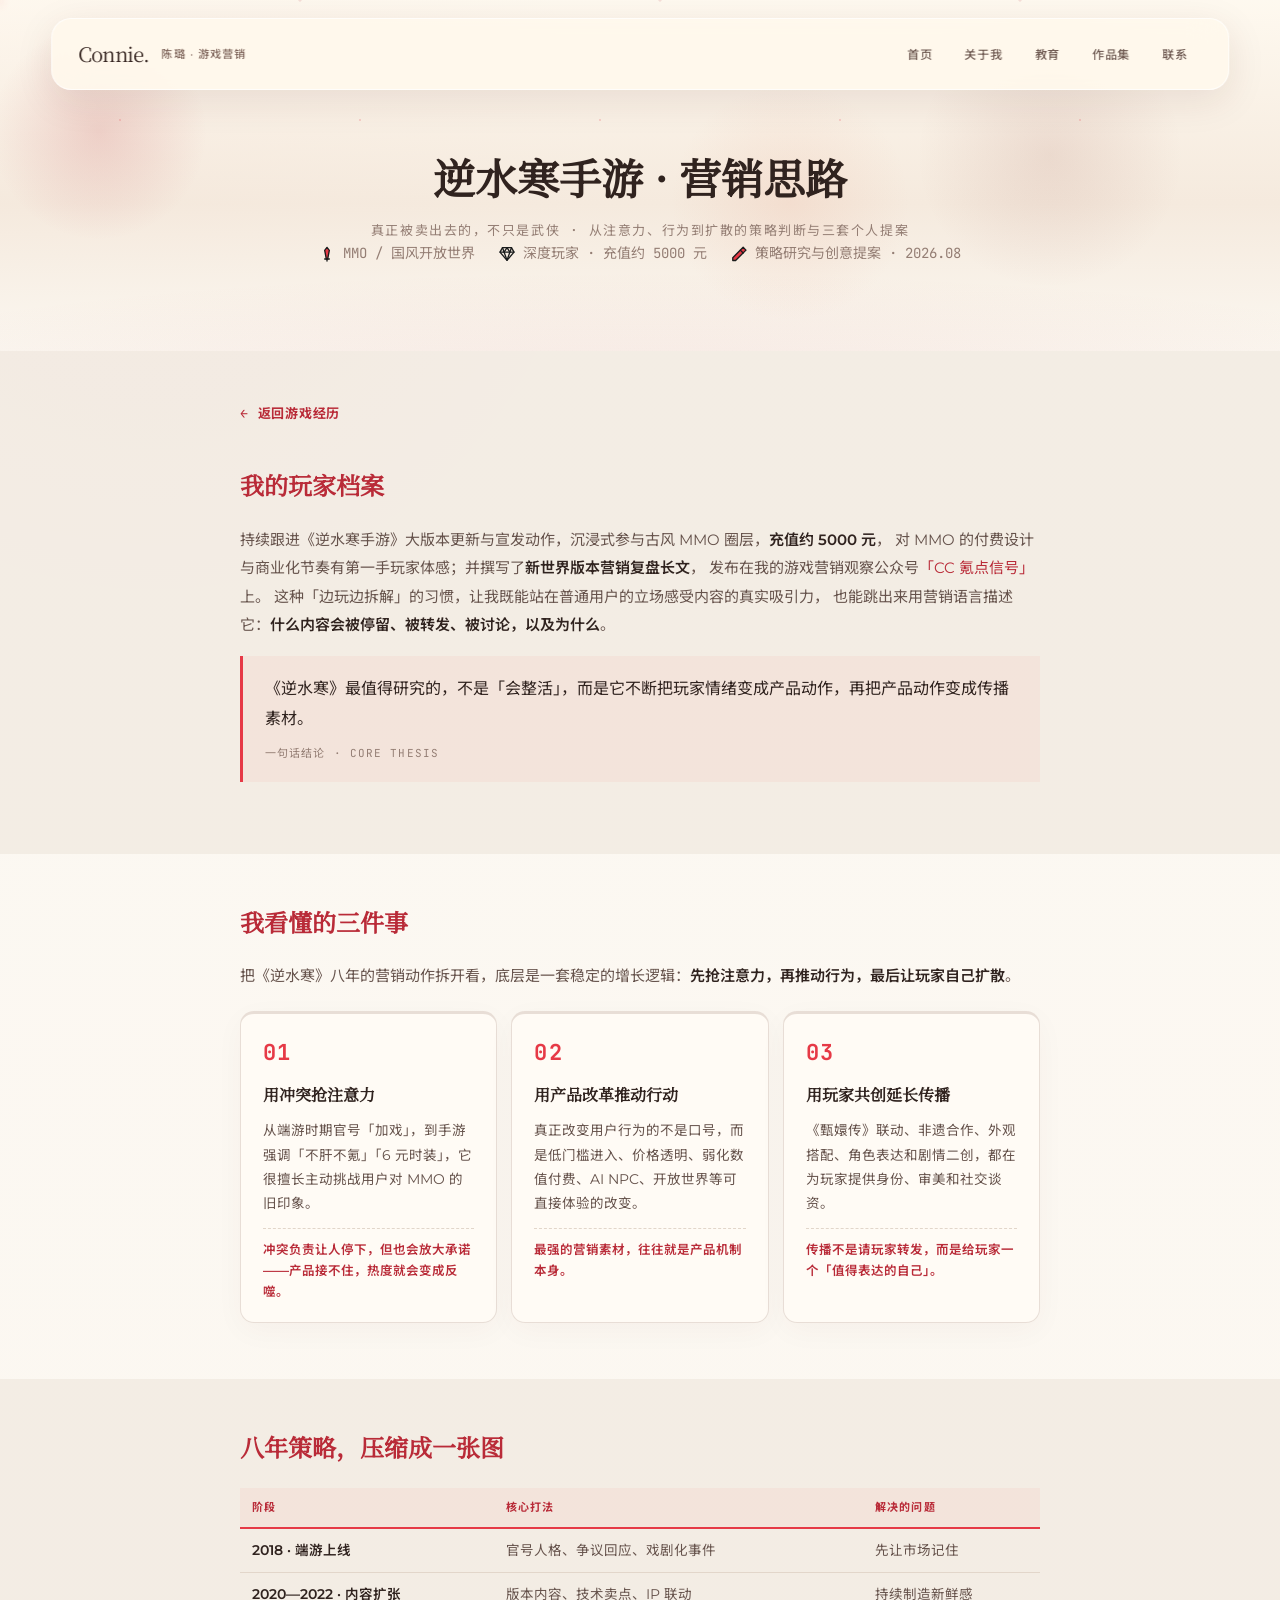
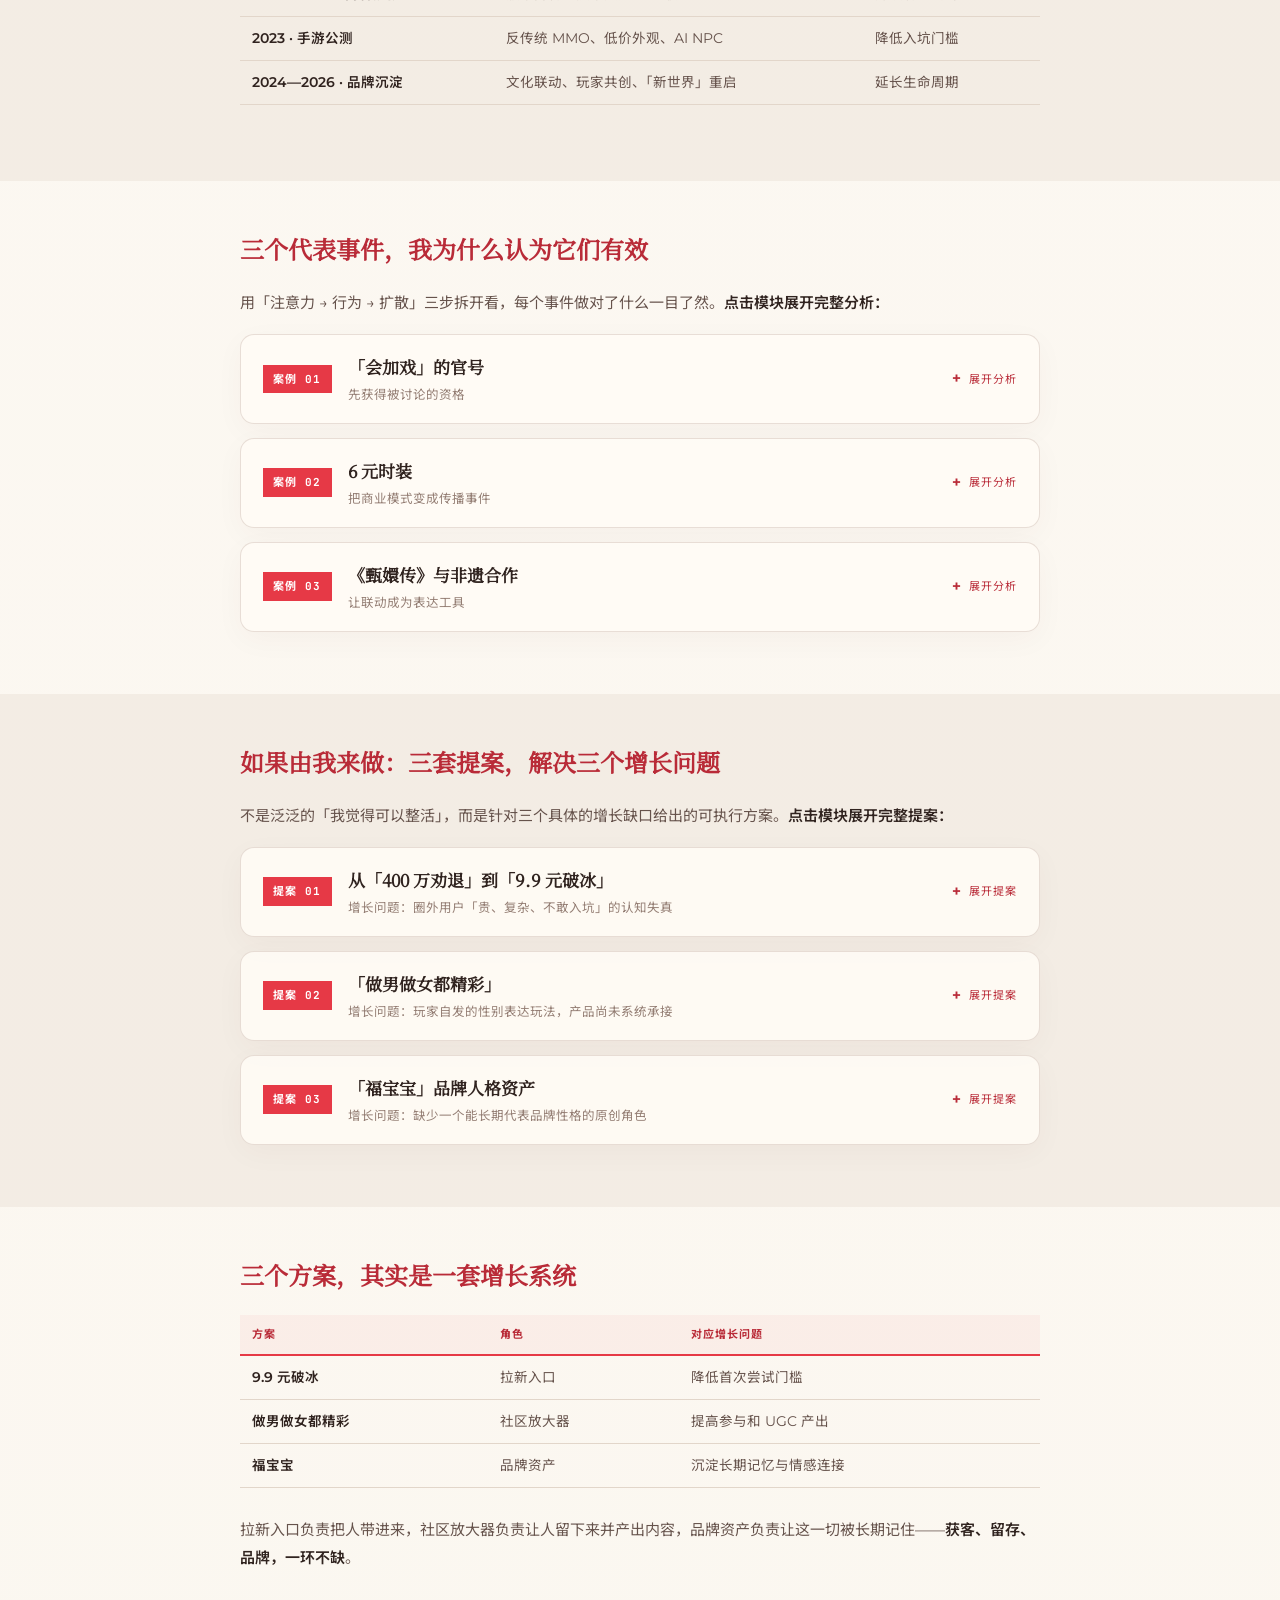
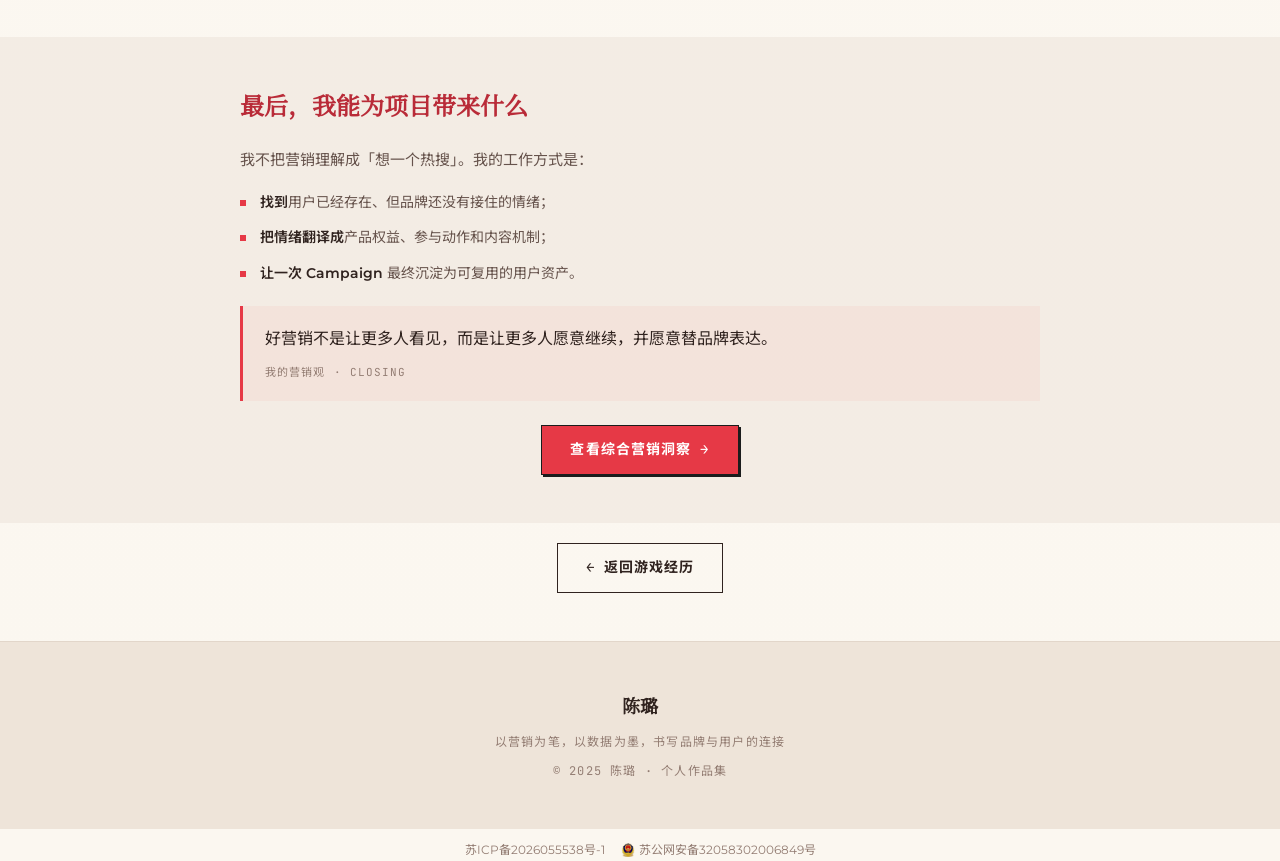
<file: gaming-nishui.html>
<!DOCTYPE html>
<html lang="zh-CN">
<head>
<meta charset="UTF-8">
<meta name="viewport" content="width=device-width, initial-scale=1.0">
<title>逆水寒手游 · 营销思路 | 陈璐</title>
<link rel="stylesheet" href="style.css">
</head>
<body>
<nav class="nav">
    <div class="nav-container">
            <a href="index.html" class="nav-logo"><strong>Connie.</strong><span>陈璐 · 游戏营销</span></a>
        <ul class="nav-links" id="navLinks">
            <li><a href="index.html">首页</a></li>
            <li><a href="index.html#profile">关于我</a></li>
            <li><a href="index.html#education">教育</a></li>
            <li><a href="index.html#portfolio">作品集</a></li>
            <li><a href="index.html#contact">联系</a></li>
        </ul>
        <div class="nav-hamburger" id="navHamburger"><span></span><span></span><span></span></div>
    </div>
</nav>

<!-- Detail Hero -->
<section class="detail-hero">
    <div class="detail-hero-bg"></div>
    <div class="detail-hero-content">
        <h1 class="section-title">逆水寒手游 · 营销思路</h1>
        <p style="font-family: var(--font-mono); font-size: 13px; color: var(--text-muted); letter-spacing: 0.12em; margin-top: 4px;">真正被卖出去的，不只是武侠 · 从注意力、行为到扩散的策略判断与三套个人提案</p>
        <div class="detail-meta">
            <span><img class="ip-icon" src="assets/icons/holy-sword.svg" alt=""> MMO / 国风开放世界</span>
            <span><img class="ip-icon" src="assets/icons/diamond.svg" alt=""> 深度玩家 · 充值约 5000 元</span>
            <span><img class="ip-icon" src="assets/icons/write.svg" alt=""> 策略研究与创意提案 · 2026.08</span>
        </div>
    </div>
</section>

<!-- 玩家档案 -->
<section class="detail-section detail-section-alt">
    <div class="detail-content reveal">
        <a href="gaming.html" class="back-link">← 返回游戏经历</a>
        <h3>我的玩家档案</h3>
        <p>
            持续跟进《逆水寒手游》大版本更新与宣发动作，沉浸式参与古风 MMO 圈层，<strong>充值约 5000 元</strong>，
            对 MMO 的付费设计与商业化节奏有第一手玩家体感；并撰写了<strong>新世界版本营销复盘长文</strong>，
            发布在我的游戏营销观察公众号<a href="wechat-1.html" style="color: var(--gold); text-decoration: none;">「CC 氪点信号」</a>上。
            这种「边玩边拆解」的习惯，让我既能站在普通用户的立场感受内容的真实吸引力，
            也能跳出来用营销语言描述它：<strong>什么内容会被停留、被转发、被讨论，以及为什么</strong>。
        </p>
        <div class="idea-quote">
            《逆水寒》最值得研究的，不是「会整活」，而是它不断把玩家情绪变成产品动作，再把产品动作变成传播素材。
            <span class="idea-quote-src">一句话结论 · CORE THESIS</span>
        </div>
    </div>
</section>

<!-- 我看懂的三件事 -->
<section class="detail-section">
    <div class="detail-content reveal">
        <h3>我看懂的三件事</h3>
        <p>把《逆水寒》八年的营销动作拆开看，底层是一套稳定的增长逻辑：<strong>先抢注意力，再推动行为，最后让玩家自己扩散</strong>。</p>
        <div class="triad-row">
            <div class="triad">
                <div class="triad-num">01</div>
                <div class="triad-title">用冲突抢注意力</div>
                <p>从端游时期官号「加戏」，到手游强调「不肝不氪」「6 元时装」，它很擅长主动挑战用户对 MMO 的旧印象。</p>
                <div class="triad-note">冲突负责让人停下，但也会放大承诺——产品接不住，热度就会变成反噬。</div>
            </div>
            <div class="triad">
                <div class="triad-num">02</div>
                <div class="triad-title">用产品改革推动行动</div>
                <p>真正改变用户行为的不是口号，而是低门槛进入、价格透明、弱化数值付费、AI NPC、开放世界等可直接体验的改变。</p>
                <div class="triad-note">最强的营销素材，往往就是产品机制本身。</div>
            </div>
            <div class="triad">
                <div class="triad-num">03</div>
                <div class="triad-title">用玩家共创延长传播</div>
                <p>《甄嬛传》联动、非遗合作、外观搭配、角色表达和剧情二创，都在为玩家提供身份、审美和社交谈资。</p>
                <div class="triad-note">传播不是请玩家转发，而是给玩家一个「值得表达的自己」。</div>
            </div>
        </div>
    </div>
</section>

<!-- 八年策略一张图 -->
<section class="detail-section detail-section-alt">
    <div class="detail-content reveal">
        <h3>八年策略，压缩成一张图</h3>
        <table class="idea-table">
            <tr><th>阶段</th><th>核心打法</th><th>解决的问题</th></tr>
            <tr><td>2018 · 端游上线</td><td>官号人格、争议回应、戏剧化事件</td><td>先让市场记住</td></tr>
            <tr><td>2020—2022 · 内容扩张</td><td>版本内容、技术卖点、IP 联动</td><td>持续制造新鲜感</td></tr>
            <tr><td>2023 · 手游公测</td><td>反传统 MMO、低价外观、AI NPC</td><td>降低入坑门槛</td></tr>
            <tr><td>2024—2026 · 品牌沉淀</td><td>文化联动、玩家共创、「新世界」重启</td><td>延长生命周期</td></tr>
        </table>
    </div>
</section>

<!-- 三个代表事件（折叠模块） -->
<section class="detail-section">
    <div class="detail-content reveal">
        <h3>三个代表事件，我为什么认为它们有效</h3>
        <p>用「注意力 → 行为 → 扩散」三步拆开看，每个事件做对了什么一目了然。<strong>点击模块展开完整分析：</strong></p>

        <details class="acc">
            <summary class="acc-head">
                <span class="acc-num">案例 01</span>
                <span class="acc-titles">
                    <span class="acc-title">「会加戏」的官号</span>
                    <span class="acc-sub">先获得被讨论的资格</span>
                </span>
                <span class="acc-toggle"><span>展开分析</span></span>
            </summary>
            <div class="acc-body"><div class="acc-body-in"><div class="acc-inner">
                <div class="abd-row"><span class="abd-label">注意力</span><span class="abd-text">把品牌号写成一个会自嘲、会回应争议的「江湖人物」，让官方本身成为话题。</span></div>
                <div class="abd-row"><span class="abd-label">行为</span><span class="abd-text">用户从看广告，变成围观事件、搜索产品、参与讨论。</span></div>
                <div class="abd-row"><span class="abd-label">扩散</span><span class="abd-text">官方态度本身成为内容，媒体与玩家替品牌续写剧情。</span></div>
                <div class="acc-judge"><span class="acc-judge-tag">我的判断</span>它解决了新品「没人关心」的问题，但只能赢得第一次点击，无法代替产品体验。</div>
            </div></div></div>
        </details>

        <details class="acc">
            <summary class="acc-head">
                <span class="acc-num">案例 02</span>
                <span class="acc-titles">
                    <span class="acc-title">6 元时装</span>
                    <span class="acc-sub">把商业模式变成传播事件</span>
                </span>
                <span class="acc-toggle"><span>展开分析</span></span>
            </summary>
            <div class="acc-body"><div class="acc-body-in"><div class="acc-inner">
                <div class="abd-row"><span class="abd-label">注意力</span><span class="abd-text">用极低价格对撞「MMO 又贵又氪」的刻板印象。</span></div>
                <div class="abd-row"><span class="abd-label">行为</span><span class="abd-text">透明价格降低试错成本，让观望者愿意第一次进入。</span></div>
                <div class="abd-row"><span class="abd-label">扩散</span><span class="abd-text">玩家晒穿搭、做价格对比，消费行为自然变成内容。</span></div>
                <div class="acc-judge"><span class="acc-judge-tag">我的判断</span>这不是一次促销，而是一次信任重建——产品规则就是广告。</div>
            </div></div></div>
        </details>

        <details class="acc">
            <summary class="acc-head">
                <span class="acc-num">案例 03</span>
                <span class="acc-titles">
                    <span class="acc-title">《甄嬛传》与非遗合作</span>
                    <span class="acc-sub">让联动成为表达工具</span>
                </span>
                <span class="acc-toggle"><span>展开分析</span></span>
            </summary>
            <div class="acc-body"><div class="acc-body-in"><div class="acc-inner">
                <div class="abd-row"><span class="abd-label">注意力</span><span class="abd-text">借大众熟悉的文化符号快速建立共同语境。</span></div>
                <div class="abd-row"><span class="abd-label">行为</span><span class="abd-text">把梗、服饰、场景和玩法放进游戏，而不只做一张联动海报。</span></div>
                <div class="abd-row"><span class="abd-label">扩散</span><span class="abd-text">玩家可以复刻名场面、换装、拍摄和二创。</span></div>
                <div class="acc-judge"><span class="acc-judge-tag">我的判断</span>好的联动不是「借一个名字」，而是把外部 IP 翻译成玩家可使用的创作素材。</div>
            </div></div></div>
        </details>
    </div>
</section>

<!-- 三套提案（折叠模块） -->
<section class="detail-section detail-section-alt">
    <div class="detail-content reveal">
        <h3>如果由我来做：三套提案，解决三个增长问题</h3>
        <p>不是泛泛的「我觉得可以整活」，而是针对三个具体的增长缺口给出的可执行方案。<strong>点击模块展开完整提案：</strong></p>

        <details class="acc">
            <summary class="acc-head">
                <span class="acc-num">提案 01</span>
                <span class="acc-titles">
                    <span class="acc-title">从「400 万劝退」到「9.9 元破冰」</span>
                    <span class="acc-sub">增长问题：圈外用户「贵、复杂、不敢入坑」的认知失真</span>
                </span>
                <span class="acc-toggle"><span>展开提案</span></span>
            </summary>
            <div class="acc-body"><div class="acc-body-in"><div class="acc-inner">
                <div class="abd-row"><span class="abd-label">问题</span><span class="abd-text">许多圈外用户对《逆水寒》的第一印象仍是「贵、复杂、不敢入坑」，但真实产品里已有大量免费外观和新手福利。<strong>问题不是价格本身，而是认知失真。</strong></span></div>
                <div class="abd-row"><span class="abd-label">我的方案</span><span class="abd-text">推出一款真正好看、适合截图传播的 <strong>9.9 元限时外观礼盒</strong>，用官方透明身份进入既有的「400 万外观」讨论，再完成产品揭晓与玩家穿搭共创。</span></div>
                <div class="chain-row">
                    <div class="chain-step"><span class="chain-tag">停 · STOP</span>「不要 999，不要 99，只要 9.9。」</div>
                    <div class="chain-step"><span class="chain-tag">继续 · STAY</span>低风险购买，顺势完成下载、建角与首次体验。</div>
                    <div class="chain-step"><span class="chain-tag">传播 · SHARE</span>价格反差、第一次玩 MMO、9.9 穿搭挑战。</div>
                </div>
                <div class="acc-judge"><span class="acc-judge-tag">核心目标</span>不是靠 9.9 元赚钱，而是用一个低风险商品击穿「逆水寒很贵」的心理门槛。</div>
            </div></div></div>
        </details>

        <details class="acc">
            <summary class="acc-head">
                <span class="acc-num">提案 02</span>
                <span class="acc-titles">
                    <span class="acc-title">「做男做女都精彩」</span>
                    <span class="acc-sub">增长问题：玩家自发的性别表达玩法，产品尚未系统承接</span>
                </span>
                <span class="acc-toggle"><span>展开提案</span></span>
            </summary>
            <div class="acc-body"><div class="acc-body-in"><div class="acc-inner">
                <div class="abd-row"><span class="abd-label">问题</span><span class="abd-text">玩家已自发尝试性别转换与跨性别穿搭，但产品尚未系统承接——<strong>需求真实存在，官方却还没有接住</strong>。</span></div>
                <div class="abd-row"><span class="abd-label">我的方案</span><span class="abd-text">把真实玩法变成官方机制：提供低摩擦转换、双角色预览与共创赛；官方只负责工具、规则与安全环境。</span></div>
                <div class="chain-row">
                    <div class="chain-step"><span class="chain-tag">停 · STOP</span>「做男做女都精彩，江湖里先做自己。」</div>
                    <div class="chain-step"><span class="chain-tag">继续 · STAY</span>免费试用、双形态预览、快速切换。</div>
                    <div class="chain-step"><span class="chain-tag">传播 · SHARE</span>变装前后对比、双角色大片、玩家故事。</div>
                </div>
                <div class="acc-judge"><span class="acc-judge-tag">核心目标</span>把角色选择升级为身份表达，提升社交内容与社区参与度。</div>
            </div></div></div>
        </details>

        <details class="acc">
            <summary class="acc-head">
                <span class="acc-num">提案 03</span>
                <span class="acc-titles">
                    <span class="acc-title">「福宝宝」品牌人格资产</span>
                    <span class="acc-sub">增长问题：缺少一个能长期代表品牌性格的原创角色</span>
                </span>
                <span class="acc-toggle"><span>展开提案</span></span>
            </summary>
            <div class="acc-body"><div class="acc-body-in"><div class="acc-inner">
                <div class="abd-row"><span class="abd-label">问题</span><span class="abd-text">雷火旗下原创产品很多，但缺少一个<strong>跨阵营、低理解门槛、能长期代表品牌性格</strong>的角色。</span></div>
                <div class="abd-row"><span class="abd-label">我的方案</span><span class="abd-text">从已有玩家认知中选择「福宝宝」作为主品牌人格资产：先建立视觉与性格手册，再用第一人称账号、玩家共创、周边和跨界合作逐步放大——把一次可爱，做成长线品牌资产。</span></div>
                <div class="chain-row">
                    <div class="chain-step"><span class="chain-tag">0—3 个月</span>统一外形、口头禅、行为边界。</div>
                    <div class="chain-step"><span class="chain-tag">3—12 个月</span>账号人格化、表情包、剧情内容、UGC 共创。</div>
                    <div class="chain-step"><span class="chain-tag">12 个月后</span>周边、线下活动、品牌合作与跨产品露出。</div>
                </div>
                <div class="acc-judge"><span class="acc-judge-tag">核心目标</span>不再每次从零制造热点，而是沉淀一个可以反复调用的情感入口。</div>
            </div></div></div>
        </details>
    </div>
</section>

<!-- 一套增长系统 -->
<section class="detail-section">
    <div class="detail-content reveal">
        <h3>三个方案，其实是一套增长系统</h3>
        <table class="idea-table">
            <tr><th>方案</th><th>角色</th><th>对应增长问题</th></tr>
            <tr><td>9.9 元破冰</td><td>拉新入口</td><td>降低首次尝试门槛</td></tr>
            <tr><td>做男做女都精彩</td><td>社区放大器</td><td>提高参与和 UGC 产出</td></tr>
            <tr><td>福宝宝</td><td>品牌资产</td><td>沉淀长期记忆与情感连接</td></tr>
        </table>
        <p>拉新入口负责把人带进来，社区放大器负责让人留下来并产出内容，品牌资产负责让这一切被长期记住——<strong>获客、留存、品牌，一环不缺</strong>。</p>
    </div>
</section>

<!-- 我能带来什么 -->
<section class="detail-section detail-section-alt">
    <div class="detail-content reveal">
        <h3>最后，我能为项目带来什么</h3>
        <p>我不把营销理解成「想一个热搜」。我的工作方式是：</p>
        <ul>
            <li><strong>找到</strong>用户已经存在、但品牌还没有接住的情绪；</li>
            <li><strong>把情绪翻译成</strong>产品权益、参与动作和内容机制；</li>
            <li><strong>让一次 Campaign</strong> 最终沉淀为可复用的用户资产。</li>
        </ul>
        <div class="idea-quote">
            好营销不是让更多人看见，而是让更多人愿意继续，并愿意替品牌表达。
            <span class="idea-quote-src">我的营销观 · CLOSING</span>
        </div>
        <div class="btn-center" style="margin-top: 8px;">
            <a href="gaming-insight.html" class="btn btn-primary">查看综合营销洞察 →</a>
        </div>
    </div>
</section>

<!-- Back -->
<section class="detail-section" style="text-align: center; padding-top: 20px;">
    <a href="gaming.html" class="btn btn-outline">← 返回游戏经历</a>
</section>

<footer class="footer"><div class="footer-brand">陈璐</div><p>以营销为笔，以数据为墨，书写品牌与用户的连接</p><p style="margin-top: 8px; font-size: 12px; color: var(--text-muted);">© 2025 陈璐 · 个人作品集</p></footer>
<script>
const navHamburger = document.getElementById('navHamburger');
const navLinks = document.getElementById('navLinks');
if(navHamburger) navHamburger.addEventListener('click', () => navLinks.classList.toggle('active'));
document.querySelectorAll('.nav-links a').forEach(link => {
    link.addEventListener('click', () => navLinks.classList.remove('active'));
});
const revealElements = document.querySelectorAll('.reveal');
const revealObserver = new IntersectionObserver((entries) => { entries.forEach(entry => { if(entry.isIntersecting) entry.target.classList.add('visible'); }); }, { threshold: 0.1, rootMargin: '0px 0px -60px 0px' });
revealElements.forEach(el => revealObserver.observe(el));
</script>
<script src="page-toc.js" defer></script>
<script src="cursor.js" defer></script>
<script src="interactions.js?v=20260915" defer></script>
</body>
</html>
</file>
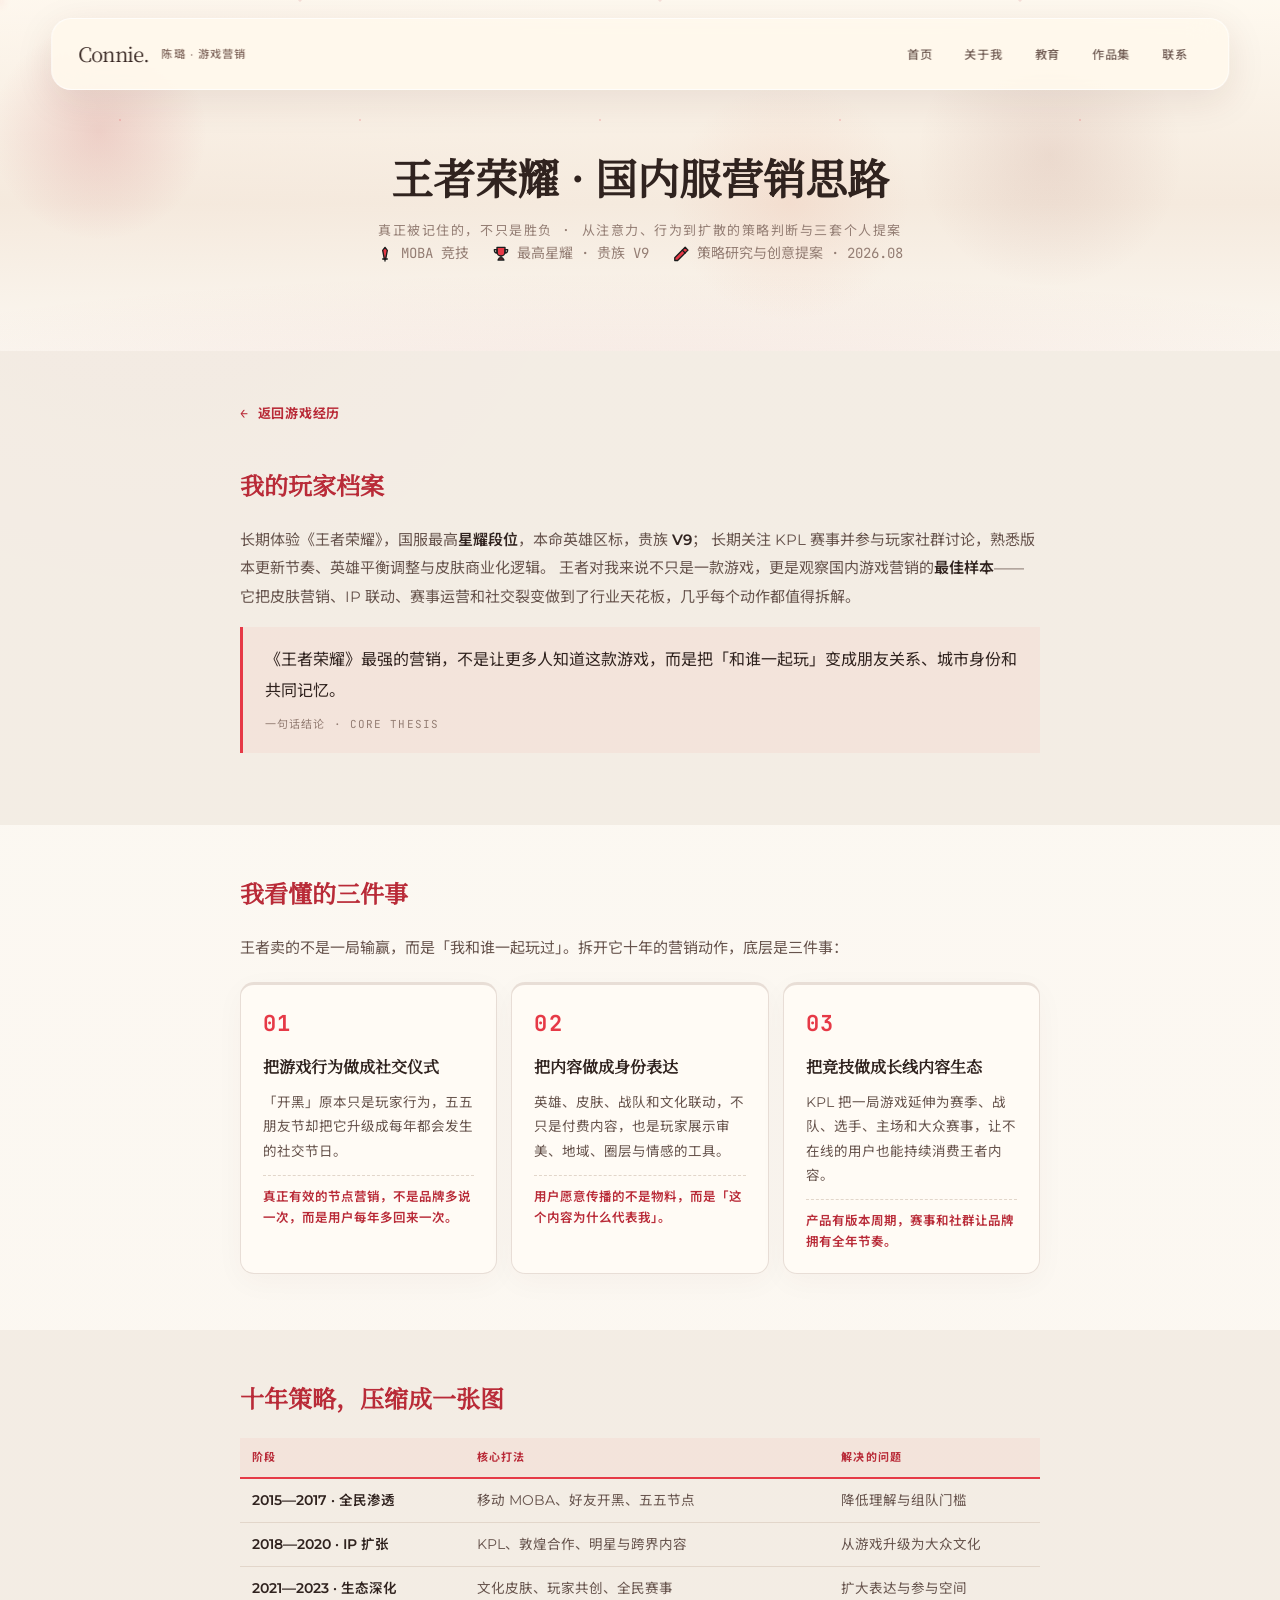
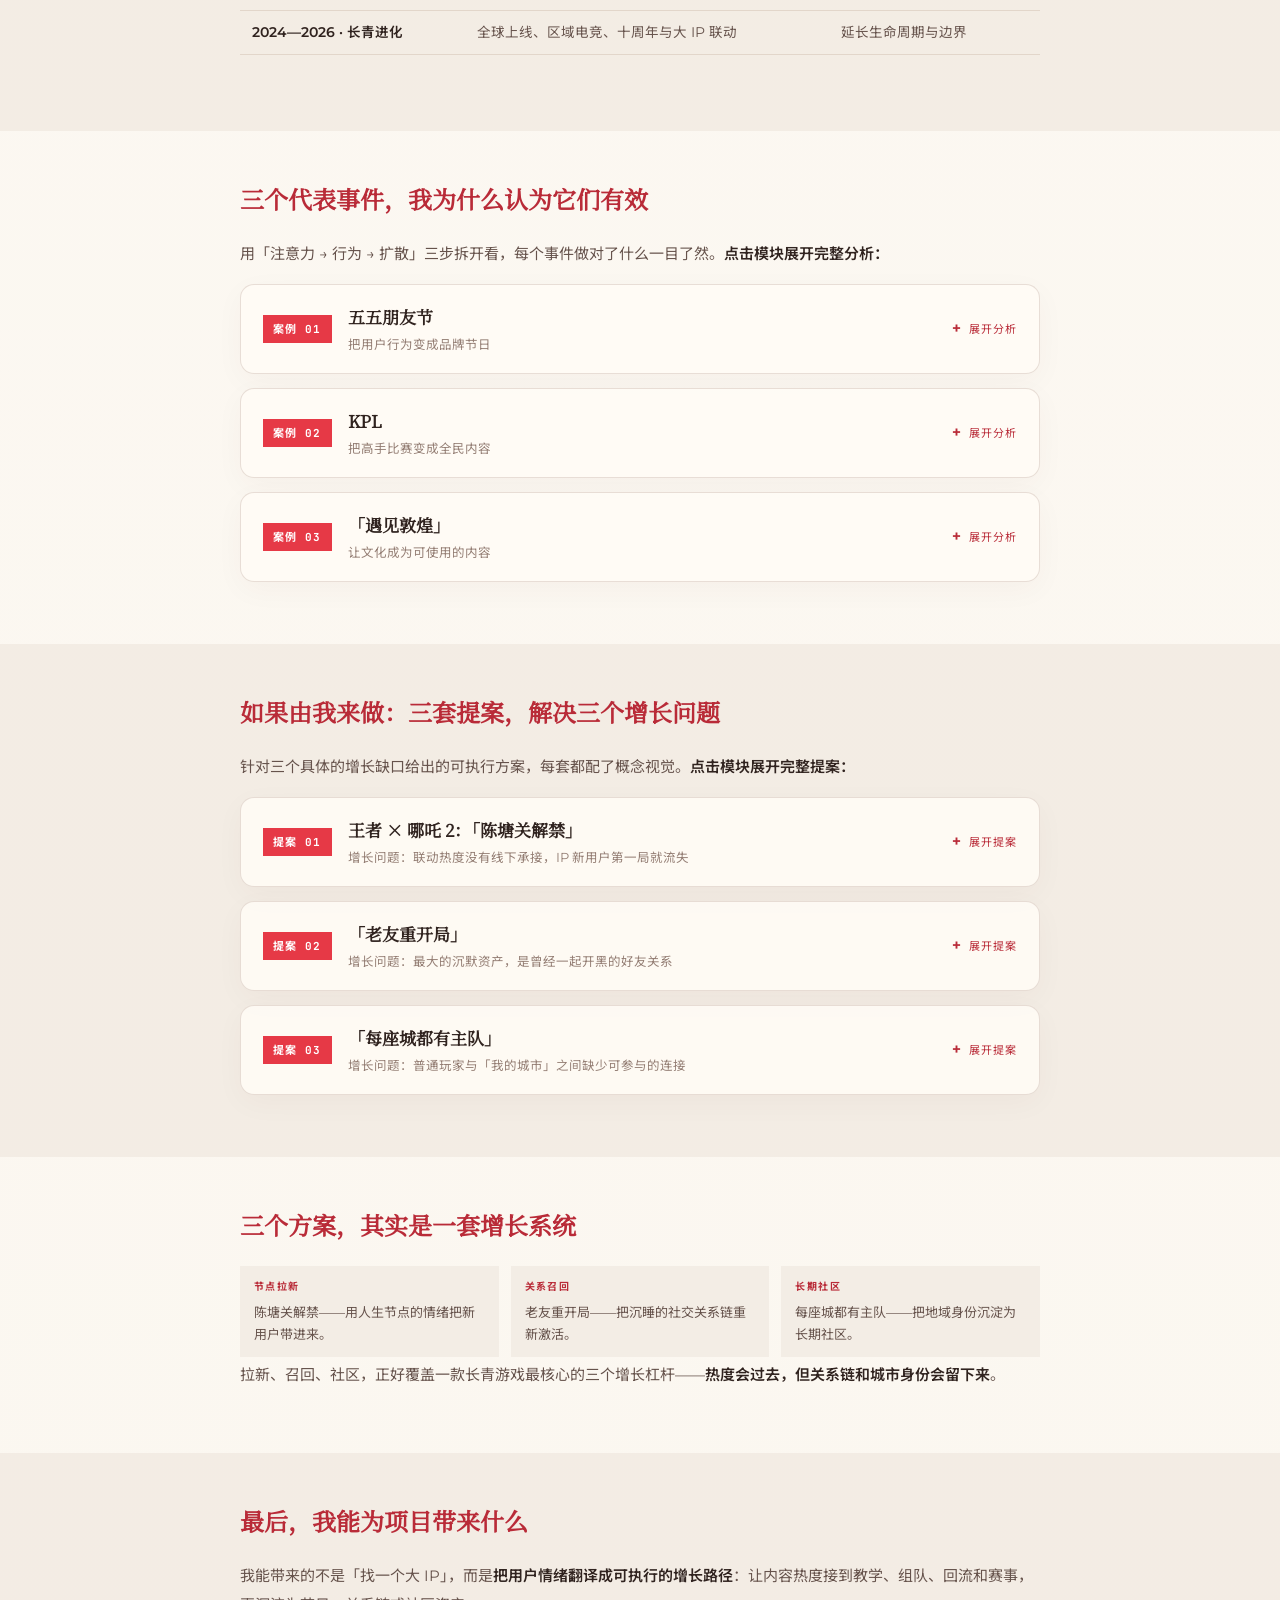
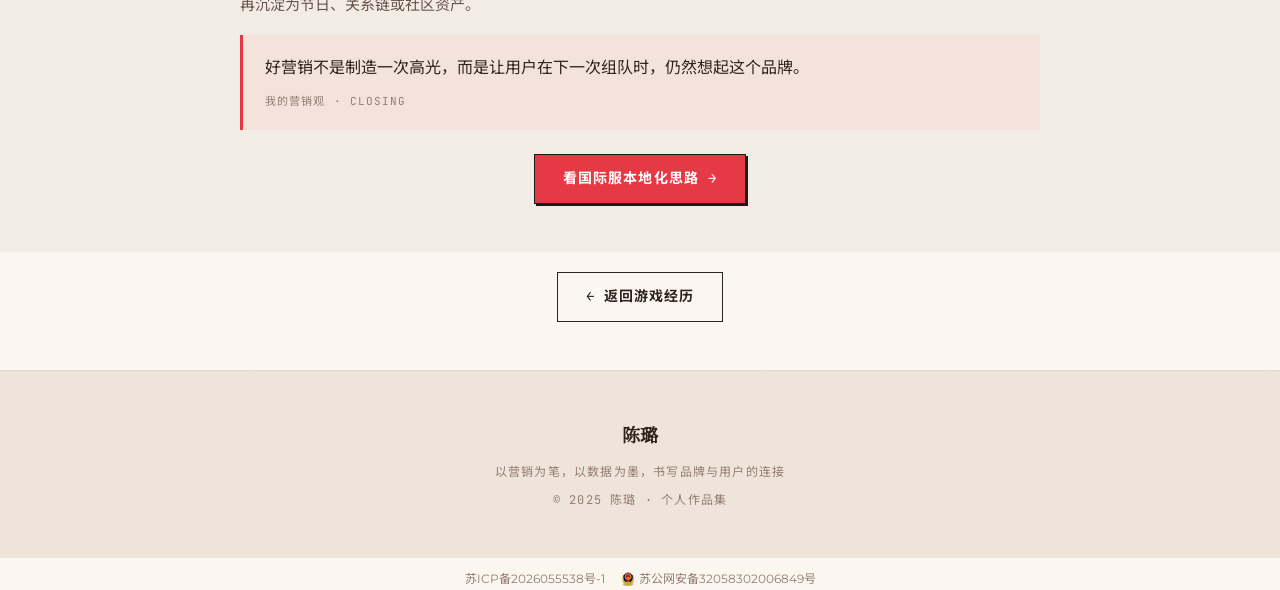
<file: gaming-wzry-cn.html>
<!DOCTYPE html>
<html lang="zh-CN">
<head>
<meta charset="UTF-8">
<meta name="viewport" content="width=device-width, initial-scale=1.0">
<title>王者荣耀 · 国内服营销思路 | 陈璐</title>
<link rel="stylesheet" href="style.css">
</head>
<body>
<nav class="nav">
    <div class="nav-container">
            <a href="index.html" class="nav-logo"><strong>Connie.</strong><span>陈璐 · 游戏营销</span></a>
        <ul class="nav-links" id="navLinks">
            <li><a href="index.html">首页</a></li>
            <li><a href="index.html#profile">关于我</a></li>
            <li><a href="index.html#education">教育</a></li>
            <li><a href="index.html#portfolio">作品集</a></li>
            <li><a href="index.html#contact">联系</a></li>
        </ul>
        <div class="nav-hamburger" id="navHamburger"><span></span><span></span><span></span></div>
    </div>
</nav>

<!-- Detail Hero -->
<section class="detail-hero">
    <div class="detail-hero-bg"></div>
    <div class="detail-hero-content">
        <h1 class="section-title">王者荣耀 · 国内服营销思路</h1>
        <p style="font-family: var(--font-mono); font-size: 13px; color: var(--text-muted); letter-spacing: 0.12em; margin-top: 4px;">真正被记住的，不只是胜负 · 从注意力、行为到扩散的策略判断与三套个人提案</p>
        <div class="detail-meta">
            <span><img class="ip-icon" src="assets/icons/holy-sword.svg" alt=""> MOBA 竞技</span>
            <span><img class="ip-icon" src="assets/icons/trophy.svg" alt=""> 最高星耀 · 贵族 V9</span>
            <span><img class="ip-icon" src="assets/icons/write.svg" alt=""> 策略研究与创意提案 · 2026.08</span>
        </div>
    </div>
</section>

<!-- 玩家档案 -->
<section class="detail-section detail-section-alt">
    <div class="detail-content reveal">
        <a href="gaming.html" class="back-link">← 返回游戏经历</a>
        <h3>我的玩家档案</h3>
        <p>
            长期体验《王者荣耀》，国服最高<strong>星耀段位</strong>，本命英雄区标，贵族 <strong>V9</strong>；
            长期关注 KPL 赛事并参与玩家社群讨论，熟悉版本更新节奏、英雄平衡调整与皮肤商业化逻辑。
            王者对我来说不只是一款游戏，更是观察国内游戏营销的<strong>最佳样本</strong>——
            它把皮肤营销、IP 联动、赛事运营和社交裂变做到了行业天花板，几乎每个动作都值得拆解。
        </p>
        <div class="idea-quote">
            《王者荣耀》最强的营销，不是让更多人知道这款游戏，而是把「和谁一起玩」变成朋友关系、城市身份和共同记忆。
            <span class="idea-quote-src">一句话结论 · CORE THESIS</span>
        </div>
    </div>
</section>

<!-- 我看懂的三件事 -->
<section class="detail-section">
    <div class="detail-content reveal">
        <h3>我看懂的三件事</h3>
        <p>王者卖的不是一局输赢，而是「我和谁一起玩过」。拆开它十年的营销动作，底层是三件事：</p>
        <div class="triad-row">
            <div class="triad">
                <div class="triad-num">01</div>
                <div class="triad-title">把游戏行为做成社交仪式</div>
                <p>「开黑」原本只是玩家行为，五五朋友节却把它升级成每年都会发生的社交节日。</p>
                <div class="triad-note">真正有效的节点营销，不是品牌多说一次，而是用户每年多回来一次。</div>
            </div>
            <div class="triad">
                <div class="triad-num">02</div>
                <div class="triad-title">把内容做成身份表达</div>
                <p>英雄、皮肤、战队和文化联动，不只是付费内容，也是玩家展示审美、地域、圈层与情感的工具。</p>
                <div class="triad-note">用户愿意传播的不是物料，而是「这个内容为什么代表我」。</div>
            </div>
            <div class="triad">
                <div class="triad-num">03</div>
                <div class="triad-title">把竞技做成长线内容生态</div>
                <p>KPL 把一局游戏延伸为赛季、战队、选手、主场和大众赛事，让不在线的用户也能持续消费王者内容。</p>
                <div class="triad-note">产品有版本周期，赛事和社群让品牌拥有全年节奏。</div>
            </div>
        </div>
    </div>
</section>

<!-- 十年策略一张图 -->
<section class="detail-section detail-section-alt">
    <div class="detail-content reveal">
        <h3>十年策略，压缩成一张图</h3>
        <table class="idea-table">
            <tr><th>阶段</th><th>核心打法</th><th>解决的问题</th></tr>
            <tr><td>2015—2017 · 全民渗透</td><td>移动 MOBA、好友开黑、五五节点</td><td>降低理解与组队门槛</td></tr>
            <tr><td>2018—2020 · IP 扩张</td><td>KPL、敦煌合作、明星与跨界内容</td><td>从游戏升级为大众文化</td></tr>
            <tr><td>2021—2023 · 生态深化</td><td>文化皮肤、玩家共创、全民赛事</td><td>扩大表达与参与空间</td></tr>
            <tr><td>2024—2026 · 长青进化</td><td>全球上线、区域电竞、十周年与大 IP 联动</td><td>延长生命周期与边界</td></tr>
        </table>
    </div>
</section>

<!-- 三个代表事件（折叠模块） -->
<section class="detail-section">
    <div class="detail-content reveal">
        <h3>三个代表事件，我为什么认为它们有效</h3>
        <p>用「注意力 → 行为 → 扩散」三步拆开看，每个事件做对了什么一目了然。<strong>点击模块展开完整分析：</strong></p>

        <details class="acc">
            <summary class="acc-head">
                <span class="acc-num">案例 01</span>
                <span class="acc-titles">
                    <span class="acc-title">五五朋友节</span>
                    <span class="acc-sub">把用户行为变成品牌节日</span>
                </span>
                <span class="acc-toggle"><span>展开分析</span></span>
            </summary>
            <div class="acc-body"><div class="acc-body-in"><div class="acc-inner">
                <div class="abd-row"><span class="abd-label">注意力</span><span class="abd-text">「五五」天然对应 5V5，用固定日期建立年度记忆。</span></div>
                <div class="abd-row"><span class="abd-label">行为</span><span class="abd-text">组队福利、朋友任务和游戏权益，直接推动老友回流与共同开局。</span></div>
                <div class="abd-row"><span class="abd-label">扩散</span><span class="abd-text">朋友故事、组队截图和跨品牌合作，让「开黑」进入日常社交语境。</span></div>
                <div class="acc-judge"><span class="acc-judge-tag">我的判断</span>它不是一次节日促销，而是王者拥有的社交资产——每年都能被重新激活。</div>
            </div></div></div>
        </details>

        <details class="acc">
            <summary class="acc-head">
                <span class="acc-num">案例 02</span>
                <span class="acc-titles">
                    <span class="acc-title">KPL</span>
                    <span class="acc-sub">把高手比赛变成全民内容</span>
                </span>
                <span class="acc-toggle"><span>展开分析</span></span>
            </summary>
            <div class="acc-body"><div class="acc-body-in"><div class="acc-inner">
                <div class="abd-row"><span class="abd-label">注意力</span><span class="abd-text">战队、选手、胜负与名场面，持续制造可追更的故事。</span></div>
                <div class="abd-row"><span class="abd-label">行为</span><span class="abd-text">观赛、预测、应援和同款英雄体验，把内容重新导回游戏。</span></div>
                <div class="abd-row"><span class="abd-label">扩散</span><span class="abd-text">选手人格、战队地域和赛事梗，形成稳定的圈层语言。</span></div>
                <div class="acc-judge"><span class="acc-judge-tag">我的判断</span>KPL 的本质是把一次性对局改造成可追更的连续剧——用户不是来看比赛的，是来追人的。</div>
            </div></div></div>
        </details>

        <details class="acc">
            <summary class="acc-head">
                <span class="acc-num">案例 03</span>
                <span class="acc-titles">
                    <span class="acc-title">「遇见敦煌」</span>
                    <span class="acc-sub">让文化成为可使用的内容</span>
                </span>
                <span class="acc-toggle"><span>展开分析</span></span>
            </summary>
            <div class="acc-body"><div class="acc-body-in"><div class="acc-inner">
                <div class="abd-row"><span class="abd-label">注意力</span><span class="abd-text">飞天视觉和敦煌美学，快速建立跨圈层认知。</span></div>
                <div class="abd-row"><span class="abd-label">行为</span><span class="abd-text">把文化放进皮肤、音乐、玩法和数字文保，而不只做联名海报。</span></div>
                <div class="abd-row"><span class="abd-label">扩散</span><span class="abd-text">玩家通过穿戴、截图、二创和公益参与表达文化认同。</span></div>
                <div class="acc-judge"><span class="acc-judge-tag">我的判断</span>好的文化合作不是给游戏「贴金」，而是把文化翻译成玩家愿意使用的身份素材。</div>
            </div></div></div>
        </details>
    </div>
</section>

<!-- 三套提案（折叠模块 + KV） -->
<section class="detail-section detail-section-alt">
    <div class="detail-content reveal">
        <h3>如果由我来做：三套提案，解决三个增长问题</h3>
        <p>针对三个具体的增长缺口给出的可执行方案，每套都配了概念视觉。<strong>点击模块展开完整提案：</strong></p>

        <details class="acc">
            <summary class="acc-head">
                <span class="acc-num">提案 01</span>
                <span class="acc-titles">
                    <span class="acc-title">王者 × 哪吒 2：「陈塘关解禁」</span>
                    <span class="acc-sub">增长问题：联动热度没有线下承接，IP 新用户第一局就流失</span>
                </span>
                <span class="acc-toggle"><span>展开提案</span></span>
            </summary>
            <div class="acc-body"><div class="acc-body-in"><div class="acc-inner">
                <div class="abd-row"><span class="abd-label">问题</span><span class="abd-text">现有联动物料很完整：皮肤、地图、电影场景和小游戏都进入了游戏；但<strong>线下没有充分承接玩家的 Cos 与打卡热情</strong>，老英雄哪吒的新手教程也可能让 IP 新用户在第一局流失。</span></div>
                <div class="abd-row"><span class="abd-label">我的方案</span><span class="abd-text">先补齐哪吒新手引导，再把「五五联动」延长为一条 <strong>90 天 Campaign</strong>：以「我命由我不由天」为情绪母题，在考后、出分、暑期和大学新生季设置「陈塘关解禁」内容。</span></div>
                <div class="chain-row">
                    <div class="chain-step"><span class="chain-tag">停 · STOP</span>毕业不是结束，是「陈塘关解禁」。</div>
                    <div class="chain-step"><span class="chain-tag">继续 · STAY</span>完成新版哪吒教学，领取联动体验权益并与朋友开第一局。</div>
                    <div class="chain-step"><span class="chain-tag">传播 · SHARE</span>合规公共空间打卡、毕业身份卡、Cos 合影与「我的解禁宣言」。</div>
                </div>
                <div class="acc-judge"><span class="acc-judge-tag">核心目标</span>不让一款好皮肤只服务一个节点，而是用产品引导和人生情绪延长 IP 生命周期。</div>
            </div></div></div>
        </details>

        <details class="acc">
            <summary class="acc-head">
                <span class="acc-num">提案 02</span>
                <span class="acc-titles">
                    <span class="acc-title">「老友重开局」</span>
                    <span class="acc-sub">增长问题：最大的沉默资产，是曾经一起开黑的好友关系</span>
                </span>
                <span class="acc-toggle"><span>展开提案</span></span>
            </summary>
            <div class="acc-body"><div class="acc-body-in"><div class="acc-inner">
                <div class="abd-row"><span class="abd-label">问题</span><span class="abd-text">对长线游戏而言，最大的沉默资产不是账号，而是<strong>曾经一起开黑、如今不再上线的好友关系</strong>。</span></div>
                <div class="abd-row"><span class="abd-label">我的方案</span><span class="abd-text">基于用户授权生成<strong>「老队伍记忆卡」</strong>，展示共同场次、常用阵容与上次开黑时间；提供一键约局、回归试用和必须共同完成的老友任务。</span></div>
                <div class="chain-row">
                    <div class="chain-step"><span class="chain-tag">停 · STOP</span>「你们上一次五排，是 1376 天前。」</div>
                    <div class="chain-step"><span class="chain-tag">继续 · STAY</span>一键发起时间投票，组齐后直接进入推荐阵容。</div>
                    <div class="chain-step"><span class="chain-tag">传播 · SHARE</span>十年队伍档案、今昔段位对比和重聚合照。</div>
                </div>
                <div class="acc-judge"><span class="acc-judge-tag">核心目标</span>不只召回一个账号，而是一次召回一整段关系链。</div>
            </div></div></div>
        </details>

        <details class="acc">
            <summary class="acc-head">
                <span class="acc-num">提案 03</span>
                <span class="acc-titles">
                    <span class="acc-title">「每座城都有主队」</span>
                    <span class="acc-sub">增长问题：普通玩家与「我的城市」之间缺少可参与的连接</span>
                </span>
                <span class="acc-toggle"><span>展开提案</span></span>
            </summary>
            <div class="acc-body"><div class="acc-body-in"><div class="acc-inner">
                <div class="abd-row"><span class="abd-label">问题</span><span class="abd-text">KPL 已经拥有成熟的职业内容，但<strong>普通玩家与「我的城市」之间</strong>仍缺少持续、可参与的连接。</span></div>
                <div class="abd-row"><span class="abd-label">我的方案</span><span class="abd-text">建立<strong>城市荣耀周</strong>：玩家排位胜场为城市累计能量，本地大众赛与 KPL 主场联动，并把城市文化转译为局内任务、语音和共创内容。</span></div>
                <div class="chain-row">
                    <div class="chain-step"><span class="chain-tag">停 · STOP</span>「这次，不只为段位，也为我的城。」</div>
                    <div class="chain-step"><span class="chain-tag">继续 · STAY</span>参赛、观赛或完成城市任务，都能推动本城进度。</div>
                    <div class="chain-step"><span class="chain-tag">传播 · SHARE</span>城市榜、方言应援、主场故事和玩家共创。</div>
                </div>
                <div class="acc-judge"><span class="acc-judge-tag">核心目标</span>把职业赛事的观看关系，升级为普通玩家可参与的地域身份。</div>
            </div></div></div>
        </details>
    </div>
</section>

<!-- 一套增长系统 -->
<section class="detail-section">
    <div class="detail-content reveal">
        <h3>三个方案，其实是一套增长系统</h3>
        <div class="chain-row" style="margin-top: 20px;">
            <div class="chain-step"><span class="chain-tag">节点拉新</span>陈塘关解禁——用人生节点的情绪把新用户带进来。</div>
            <div class="chain-step"><span class="chain-tag">关系召回</span>老友重开局——把沉睡的社交关系链重新激活。</div>
            <div class="chain-step"><span class="chain-tag">长期社区</span>每座城都有主队——把地域身份沉淀为长期社区。</div>
        </div>
        <p>拉新、召回、社区，正好覆盖一款长青游戏最核心的三个增长杠杆——<strong>热度会过去，但关系链和城市身份会留下来</strong>。</p>
    </div>
</section>

<!-- 我能带来什么 -->
<section class="detail-section detail-section-alt">
    <div class="detail-content reveal">
        <h3>最后，我能为项目带来什么</h3>
        <p>我能带来的不是「找一个大 IP」，而是<strong>把用户情绪翻译成可执行的增长路径</strong>：让内容热度接到教学、组队、回流和赛事，再沉淀为节日、关系链或社区资产。</p>
        <div class="idea-quote">
            好营销不是制造一次高光，而是让用户在下一次组队时，仍然想起这个品牌。
            <span class="idea-quote-src">我的营销观 · CLOSING</span>
        </div>
        <div class="btn-center" style="margin-top: 8px;">
            <a href="gaming-wzry-intl.html" class="btn btn-primary">看国际服本地化思路 →</a>
        </div>
    </div>
</section>

<!-- Back -->
<section class="detail-section" style="text-align: center; padding-top: 20px;">
    <a href="gaming.html" class="btn btn-outline">← 返回游戏经历</a>
</section>

<footer class="footer"><div class="footer-brand">陈璐</div><p>以营销为笔，以数据为墨，书写品牌与用户的连接</p><p style="margin-top: 8px; font-size: 12px; color: var(--text-muted);">© 2025 陈璐 · 个人作品集</p></footer>
<script>
const navHamburger = document.getElementById('navHamburger');
const navLinks = document.getElementById('navLinks');
if(navHamburger) navHamburger.addEventListener('click', () => navLinks.classList.toggle('active'));
document.querySelectorAll('.nav-links a').forEach(link => {
    link.addEventListener('click', () => navLinks.classList.remove('active'));
});
const revealElements = document.querySelectorAll('.reveal');
const revealObserver = new IntersectionObserver((entries) => { entries.forEach(entry => { if(entry.isIntersecting) entry.target.classList.add('visible'); }); }, { threshold: 0.1, rootMargin: '0px 0px -60px 0px' });
revealElements.forEach(el => revealObserver.observe(el));
</script>
<script src="page-toc.js" defer></script>
<script src="cursor.js" defer></script>
<script src="interactions.js?v=20260915" defer></script>
</body>
</html>
</file>
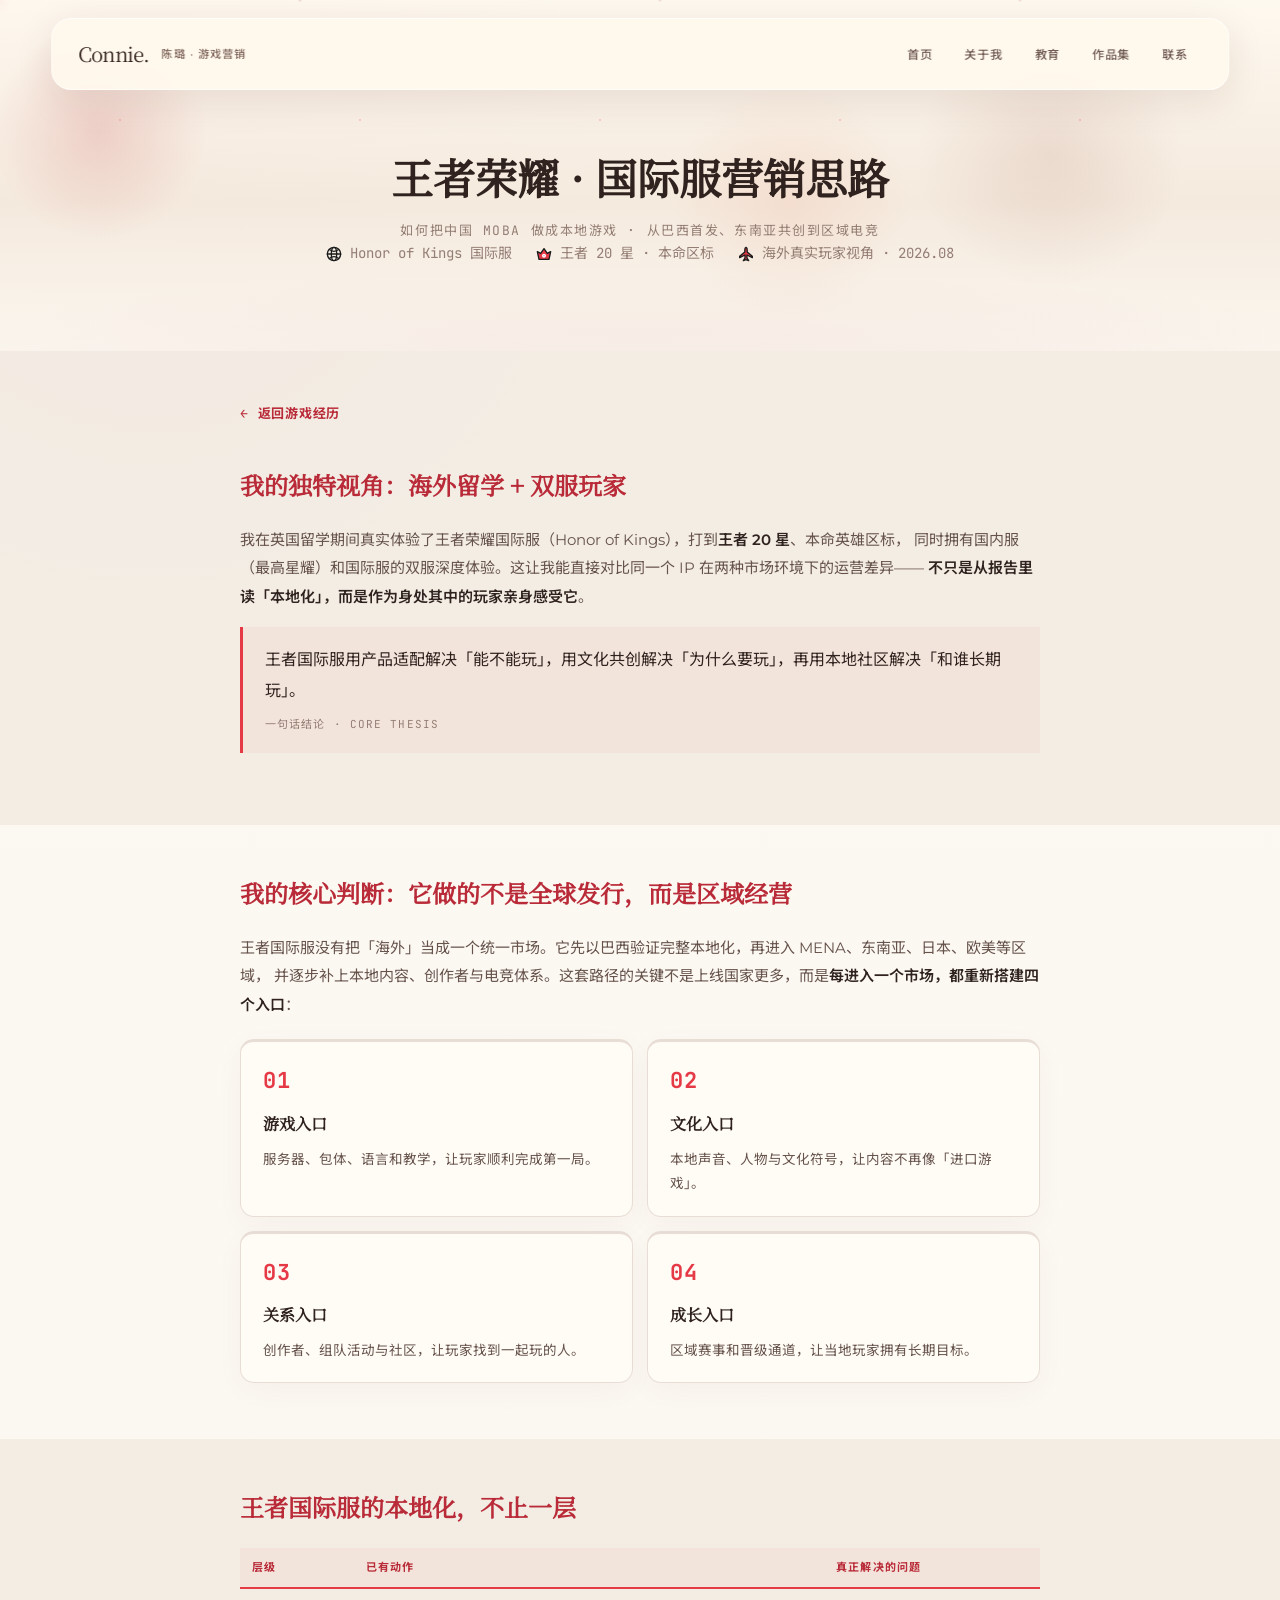
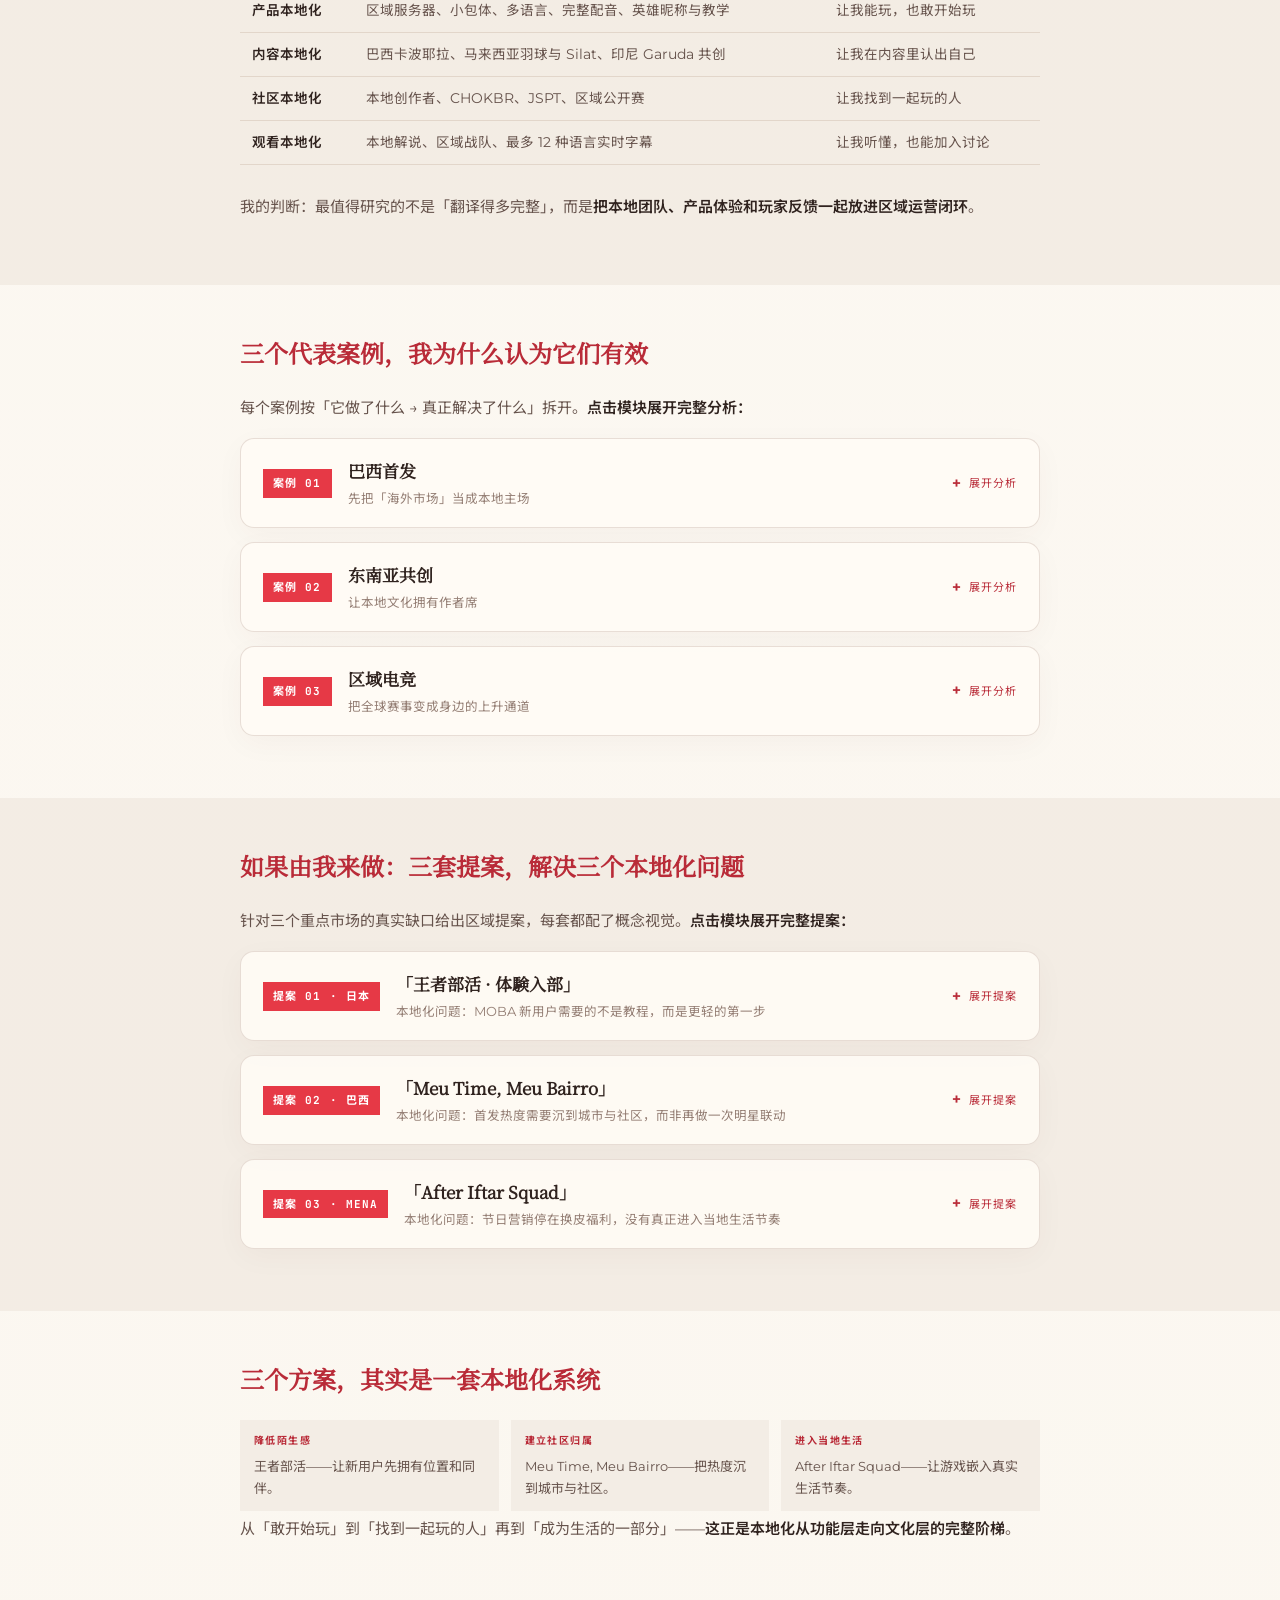
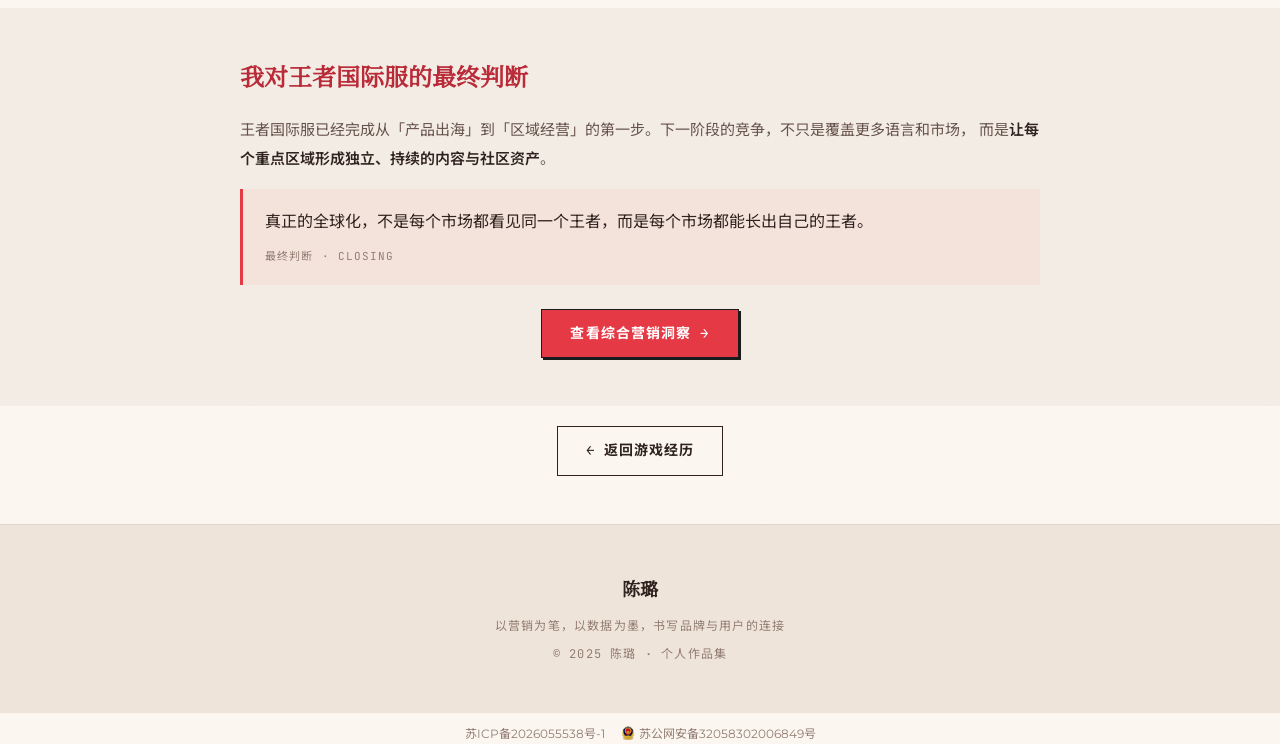
<file: gaming-wzry-intl.html>
<!DOCTYPE html>
<html lang="zh-CN">
<head>
<meta charset="UTF-8">
<meta name="viewport" content="width=device-width, initial-scale=1.0">
<title>王者荣耀 · 国际服营销思路 | 陈璐</title>
<link rel="stylesheet" href="style.css">
</head>
<body>
<nav class="nav">
    <div class="nav-container">
            <a href="index.html" class="nav-logo"><strong>Connie.</strong><span>陈璐 · 游戏营销</span></a>
        <ul class="nav-links" id="navLinks">
            <li><a href="index.html">首页</a></li>
            <li><a href="index.html#profile">关于我</a></li>
            <li><a href="index.html#education">教育</a></li>
            <li><a href="index.html#portfolio">作品集</a></li>
            <li><a href="index.html#contact">联系</a></li>
        </ul>
        <div class="nav-hamburger" id="navHamburger"><span></span><span></span><span></span></div>
    </div>
</nav>

<!-- Detail Hero -->
<section class="detail-hero">
    <div class="detail-hero-bg"></div>
    <div class="detail-hero-content">
        <h1 class="section-title">王者荣耀 · 国际服营销思路</h1>
        <p style="font-family: var(--font-mono); font-size: 13px; color: var(--text-muted); letter-spacing: 0.12em; margin-top: 4px;">如何把中国 MOBA 做成本地游戏 · 从巴西首发、东南亚共创到区域电竞</p>
        <div class="detail-meta">
            <span><img class="ip-icon" src="assets/icons/earth.svg" alt=""> Honor of Kings 国际服</span>
            <span><img class="ip-icon" src="assets/icons/crown.svg" alt=""> 王者 20 星 · 本命区标</span>
            <span><img class="ip-icon" src="assets/icons/airplane.svg" alt=""> 海外真实玩家视角 · 2026.08</span>
        </div>
    </div>
</section>

<!-- 独特视角 -->
<section class="detail-section detail-section-alt">
    <div class="detail-content reveal">
        <a href="gaming.html" class="back-link">← 返回游戏经历</a>
        <h3>我的独特视角：海外留学 + 双服玩家</h3>
        <p>
            我在英国留学期间真实体验了王者荣耀国际服（Honor of Kings），打到<strong>王者 20 星</strong>、本命英雄区标，
            同时拥有国内服（最高星耀）和国际服的双服深度体验。这让我能直接对比同一个 IP 在两种市场环境下的运营差异——
            <strong>不只是从报告里读「本地化」，而是作为身处其中的玩家亲身感受它</strong>。
        </p>
        <div class="idea-quote">
            王者国际服用产品适配解决「能不能玩」，用文化共创解决「为什么要玩」，再用本地社区解决「和谁长期玩」。
            <span class="idea-quote-src">一句话结论 · CORE THESIS</span>
        </div>
    </div>
</section>

<!-- 核心判断 -->
<section class="detail-section">
    <div class="detail-content reveal">
        <h3>我的核心判断：它做的不是全球发行，而是区域经营</h3>
        <p>
            王者国际服没有把「海外」当成一个统一市场。它先以巴西验证完整本地化，再进入 MENA、东南亚、日本、欧美等区域，
            并逐步补上本地内容、创作者与电竞体系。这套路径的关键不是上线国家更多，而是<strong>每进入一个市场，都重新搭建四个入口</strong>：
        </p>
        <div class="triad-row triad-four">
            <div class="triad">
                <div class="triad-num">01</div>
                <div class="triad-title">游戏入口</div>
                <p>服务器、包体、语言和教学，让玩家顺利完成第一局。</p>
            </div>
            <div class="triad">
                <div class="triad-num">02</div>
                <div class="triad-title">文化入口</div>
                <p>本地声音、人物与文化符号，让内容不再像「进口游戏」。</p>
            </div>
            <div class="triad">
                <div class="triad-num">03</div>
                <div class="triad-title">关系入口</div>
                <p>创作者、组队活动与社区，让玩家找到一起玩的人。</p>
            </div>
            <div class="triad">
                <div class="triad-num">04</div>
                <div class="triad-title">成长入口</div>
                <p>区域赛事和晋级通道，让当地玩家拥有长期目标。</p>
            </div>
        </div>
    </div>
</section>

<!-- 本地化分层 -->
<section class="detail-section detail-section-alt">
    <div class="detail-content reveal">
        <h3>王者国际服的本地化，不止一层</h3>
        <table class="idea-table">
            <tr><th>层级</th><th>已有动作</th><th>真正解决的问题</th></tr>
            <tr><td>产品本地化</td><td>区域服务器、小包体、多语言、完整配音、英雄昵称与教学</td><td>让我能玩，也敢开始玩</td></tr>
            <tr><td>内容本地化</td><td>巴西卡波耶拉、马来西亚羽球与 Silat、印尼 Garuda 共创</td><td>让我在内容里认出自己</td></tr>
            <tr><td>社区本地化</td><td>本地创作者、CHOKBR、JSPT、区域公开赛</td><td>让我找到一起玩的人</td></tr>
            <tr><td>观看本地化</td><td>本地解说、区域战队、最多 12 种语言实时字幕</td><td>让我听懂，也能加入讨论</td></tr>
        </table>
        <p>我的判断：最值得研究的不是「翻译得多完整」，而是<strong>把本地团队、产品体验和玩家反馈一起放进区域运营闭环</strong>。</p>
    </div>
</section>

<!-- 三个代表案例（折叠模块） -->
<section class="detail-section">
    <div class="detail-content reveal">
        <h3>三个代表案例，我为什么认为它们有效</h3>
        <p>每个案例按「它做了什么 → 真正解决了什么」拆开。<strong>点击模块展开完整分析：</strong></p>

        <details class="acc">
            <summary class="acc-head">
                <span class="acc-num">案例 01</span>
                <span class="acc-titles">
                    <span class="acc-title">巴西首发</span>
                    <span class="acc-sub">先把「海外市场」当成本地主场</span>
                </span>
                <span class="acc-toggle"><span>展开分析</span></span>
            </summary>
            <div class="acc-body"><div class="acc-body-in"><div class="acc-inner">
                <div class="abd-row"><span class="abd-label">产品基础</span><span class="abd-text">专属服务器、全量文本、系统语音与英雄昵称，共同降低第一局门槛。</span></div>
                <div class="abd-row"><span class="abd-label">文化内容</span><span class="abd-text">巴西葡语完整配音并启用当地知名声优；卡波耶拉皮肤与 DJ Alok 合作建立文化识别。</span></div>
                <div class="abd-row"><span class="abd-label">社区承接</span><span class="abd-text">本地创作者 5V5、上线活动与职业联赛，让首发热度继续进入社区。</span></div>
                <div class="acc-judge"><span class="acc-judge-tag">我的判断</span>这不是把中国版本翻译成葡语，而是从网络、声音、内容到社区，都重新回答了一遍「巴西玩家为什么要加入」。</div>
            </div></div></div>
        </details>

        <details class="acc">
            <summary class="acc-head">
                <span class="acc-num">案例 02</span>
                <span class="acc-titles">
                    <span class="acc-title">东南亚共创</span>
                    <span class="acc-sub">让本地文化拥有作者席</span>
                </span>
                <span class="acc-toggle"><span>展开分析</span></span>
            </summary>
            <div class="acc-body"><div class="acc-body-in"><div class="acc-inner">
                <div class="abd-row"><span class="abd-label">本地符号</span><span class="abd-text">马来西亚李宗伟合作、Silat 主题内容和印尼 Garuda 符号，建立明确的区域识别。</span></div>
                <div class="abd-row"><span class="abd-label">玩家共创</span><span class="abd-text">印尼玩家不只观看成品，而是提交对 Garuda 英雄的想象，直接进入内容过程。</span></div>
                <div class="abd-row"><span class="abd-label">长期价值</span><span class="abd-text">当最终内容吸收玩家意见，品牌借用的文化符号才可能沉淀为本地玩家认可的游戏资产。</span></div>
                <div class="acc-judge"><span class="acc-judge-tag">我的判断</span>最好的本地化不是更会使用当地符号，而是愿意把一部分内容决定权交给当地用户。</div>
            </div></div></div>
        </details>

        <details class="acc">
            <summary class="acc-head">
                <span class="acc-num">案例 03</span>
                <span class="acc-titles">
                    <span class="acc-title">区域电竞</span>
                    <span class="acc-sub">把全球赛事变成身边的上升通道</span>
                </span>
                <span class="acc-toggle"><span>展开分析</span></span>
            </summary>
            <div class="acc-body"><div class="acc-body-in"><div class="acc-inner">
                <div class="abd-row"><span class="abd-label">本地身份</span><span class="abd-text">战队、选手、赛区和语言，让全球赛事拥有可追随的「自己人」。</span></div>
                <div class="abd-row"><span class="abd-label">参与通道</span><span class="abd-text">日本 JSPT、区域公开赛和多层级资格赛，让普通玩家拥有组队、参赛与晋级路径。</span></div>
                <div class="abd-row"><span class="abd-label">内容供给</span><span class="abd-text">赛区对抗、解说梗和实时多语字幕，持续生成当地可消费、可讨论的赛事内容。</span></div>
                <div class="acc-judge"><span class="acc-judge-tag">我的判断</span>电竞本地化不只是把总决赛搬到不同城市，而是让当地玩家相信：我也能从这里进入这套叙事。</div>
            </div></div></div>
        </details>
    </div>
</section>

<!-- 三套提案（折叠模块 + KV） -->
<section class="detail-section detail-section-alt">
    <div class="detail-content reveal">
        <h3>如果由我来做：三套提案，解决三个本地化问题</h3>
        <p>针对三个重点市场的真实缺口给出区域提案，每套都配了概念视觉。<strong>点击模块展开完整提案：</strong></p>

        <details class="acc">
            <summary class="acc-head">
                <span class="acc-num">提案 01 · 日本</span>
                <span class="acc-titles">
                    <span class="acc-title">「王者部活 · 体験入部」</span>
                    <span class="acc-sub">本地化问题：MOBA 新用户需要的不是教程，而是更轻的第一步</span>
                </span>
                <span class="acc-toggle"><span>展开提案</span></span>
            </summary>
            <div class="acc-body"><div class="acc-body-in"><div class="acc-inner">
                <div class="abd-row"><span class="abd-label">问题</span><span class="abd-text">对不熟悉 MOBA 的新用户，陌生的不只是英雄，而是位置、术语和「不能拖累队友」的压力；现有 JSPT 已建立竞技入口，但<strong>大众用户仍需要更轻的第一步</strong>。</span></div>
                <div class="abd-row"><span class="abd-label">我的方案</span><span class="abd-text">把新手教学包装成日本学生最熟悉的<strong>「社团体验入部」</strong>：由本地创作者担任部长，先做 60 秒位置测试，再进入三次固定时间的带练局；完成后获得部员证、队内职责和下一场约局。</span></div>
                <div class="chain-row">
                    <div class="chain-step"><span class="chain-tag">进入 · JOIN</span>「不会 MOBA 也没关系，先来体验入部。」</div>
                    <div class="chain-step"><span class="chain-tag">参与 · PLAY</span>选角色、跟部长完成三局、加入固定小队。</div>
                    <div class="chain-step"><span class="chain-tag">沉淀 · STAY</span>部员证、社团战绩与新手成长日记。</div>
                </div>
                <div class="acc-judge"><span class="acc-judge-tag">核心目标</span>不把新手当作需要被教育的人，而是让他先拥有一个位置和一群同伴。</div>
            </div></div></div>
        </details>

        <details class="acc">
            <summary class="acc-head">
                <span class="acc-num">提案 02 · 巴西</span>
                <span class="acc-titles">
                    <span class="acc-title">「Meu Time, Meu Bairro」</span>
                    <span class="acc-sub">本地化问题：首发热度需要沉到城市与社区，而非再做一次明星联动</span>
                </span>
                <span class="acc-toggle"><span>展开提案</span></span>
            </summary>
            <div class="acc-body"><div class="acc-body-in"><div class="acc-inner">
                <div class="abd-row"><span class="abd-label">问题</span><span class="abd-text">巴西已经具备声量、创作者和职业赛事资产；下一步不是再做一次明星联动，而是<strong>把热度沉到城市与社区</strong>。</span></div>
                <div class="abd-row"><span class="abd-label">我的方案</span><span class="abd-text">用户自选城市或社区组队（不调用精确定位）；本地创作者担任队长，周任务累计社区能量，优胜队进入 CHOKBR 线下周边活动与表演赛；游戏内生成社区徽章、赛程海报和高光模板。</span></div>
                <div class="chain-row">
                    <div class="chain-step"><span class="chain-tag">进入 · JOIN</span>「这次，为我的 bairro 出战。」</div>
                    <div class="chain-step"><span class="chain-tag">参与 · PLAY</span>入队、约局、完成社区挑战并贡献积分。</div>
                    <div class="chain-step"><span class="chain-tag">沉淀 · STAY</span>社区榜、队徽、比赛日海报与本地高光。</div>
                </div>
                <div class="acc-judge"><span class="acc-judge-tag">核心目标</span>把职业电竞的观看关系，变成本地玩家可以共同建设的社区关系。</div>
            </div></div></div>
        </details>

        <details class="acc">
            <summary class="acc-head">
                <span class="acc-num">提案 03 · MENA</span>
                <span class="acc-titles">
                    <span class="acc-title">「After Iftar Squad」</span>
                    <span class="acc-sub">本地化问题：节日营销停在换皮福利，没有真正进入当地生活节奏</span>
                </span>
                <span class="acc-toggle"><span>展开提案</span></span>
            </summary>
            <div class="acc-body"><div class="acc-body-in"><div class="acc-inner">
                <div class="abd-row"><span class="abd-label">问题</span><span class="abd-text">节日营销容易停在换皮和福利，却没有真正改变<strong>活动时间、内容节奏与社交方式</strong>。</span></div>
                <div class="abd-row"><span class="abd-label">我的方案</span><span class="abd-text">由当地团队与文化顾问共同制定斋月档期：把直播和组队活动放在<strong>开斋后</strong>，以好友小队完成短时任务；社区共同目标连接本地公益，创作者房间与线下聚会提供一次真实相遇。</span></div>
                <div class="chain-row">
                    <div class="chain-step"><span class="chain-tag">进入 · JOIN</span>不是「斋月限定皮肤」，而是「今晚开斋后，一起打一局」。</div>
                    <div class="chain-step"><span class="chain-tag">参与 · PLAY</span>好友约局、短任务、创作者房间与社区共同进度。</div>
                    <div class="chain-step"><span class="chain-tag">沉淀 · STAY</span>小队灯笼卡、共同目标进度与线下合影。</div>
                </div>
                <div class="acc-judge"><span class="acc-judge-tag">核心目标</span>尊重当地生活节奏，把节日从传播装饰变成真实的社交时刻。</div>
            </div></div></div>
        </details>
    </div>
</section>

<!-- 一套本地化系统 -->
<section class="detail-section">
    <div class="detail-content reveal">
        <h3>三个方案，其实是一套本地化系统</h3>
        <div class="chain-row" style="margin-top: 20px;">
            <div class="chain-step"><span class="chain-tag">降低陌生感</span>王者部活——让新用户先拥有位置和同伴。</div>
            <div class="chain-step"><span class="chain-tag">建立社区归属</span>Meu Time, Meu Bairro——把热度沉到城市与社区。</div>
            <div class="chain-step"><span class="chain-tag">进入当地生活</span>After Iftar Squad——让游戏嵌入真实生活节奏。</div>
        </div>
        <p>从「敢开始玩」到「找到一起玩的人」再到「成为生活的一部分」——<strong>这正是本地化从功能层走向文化层的完整阶梯</strong>。</p>
    </div>
</section>

<!-- 最终判断 -->
<section class="detail-section detail-section-alt">
    <div class="detail-content reveal">
        <h3>我对王者国际服的最终判断</h3>
        <p>
            王者国际服已经完成从「产品出海」到「区域经营」的第一步。下一阶段的竞争，不只是覆盖更多语言和市场，
            而是<strong>让每个重点区域形成独立、持续的内容与社区资产</strong>。
        </p>
        <div class="idea-quote">
            真正的全球化，不是每个市场都看见同一个王者，而是每个市场都能长出自己的王者。
            <span class="idea-quote-src">最终判断 · CLOSING</span>
        </div>
        <div class="btn-center" style="margin-top: 8px;">
            <a href="gaming-insight.html" class="btn btn-primary">查看综合营销洞察 →</a>
        </div>
    </div>
</section>

<!-- Back -->
<section class="detail-section" style="text-align: center; padding-top: 20px;">
    <a href="gaming.html" class="btn btn-outline">← 返回游戏经历</a>
</section>

<footer class="footer"><div class="footer-brand">陈璐</div><p>以营销为笔，以数据为墨，书写品牌与用户的连接</p><p style="margin-top: 8px; font-size: 12px; color: var(--text-muted);">© 2025 陈璐 · 个人作品集</p></footer>
<script>
const navHamburger = document.getElementById('navHamburger');
const navLinks = document.getElementById('navLinks');
if(navHamburger) navHamburger.addEventListener('click', () => navLinks.classList.toggle('active'));
document.querySelectorAll('.nav-links a').forEach(link => {
    link.addEventListener('click', () => navLinks.classList.remove('active'));
});
const revealElements = document.querySelectorAll('.reveal');
const revealObserver = new IntersectionObserver((entries) => { entries.forEach(entry => { if(entry.isIntersecting) entry.target.classList.add('visible'); }); }, { threshold: 0.1, rootMargin: '0px 0px -60px 0px' });
revealElements.forEach(el => revealObserver.observe(el));
</script>
<script src="page-toc.js" defer></script>
<script src="cursor.js" defer></script>
<script src="interactions.js?v=20260915" defer></script>
</body>
</html>
</file>
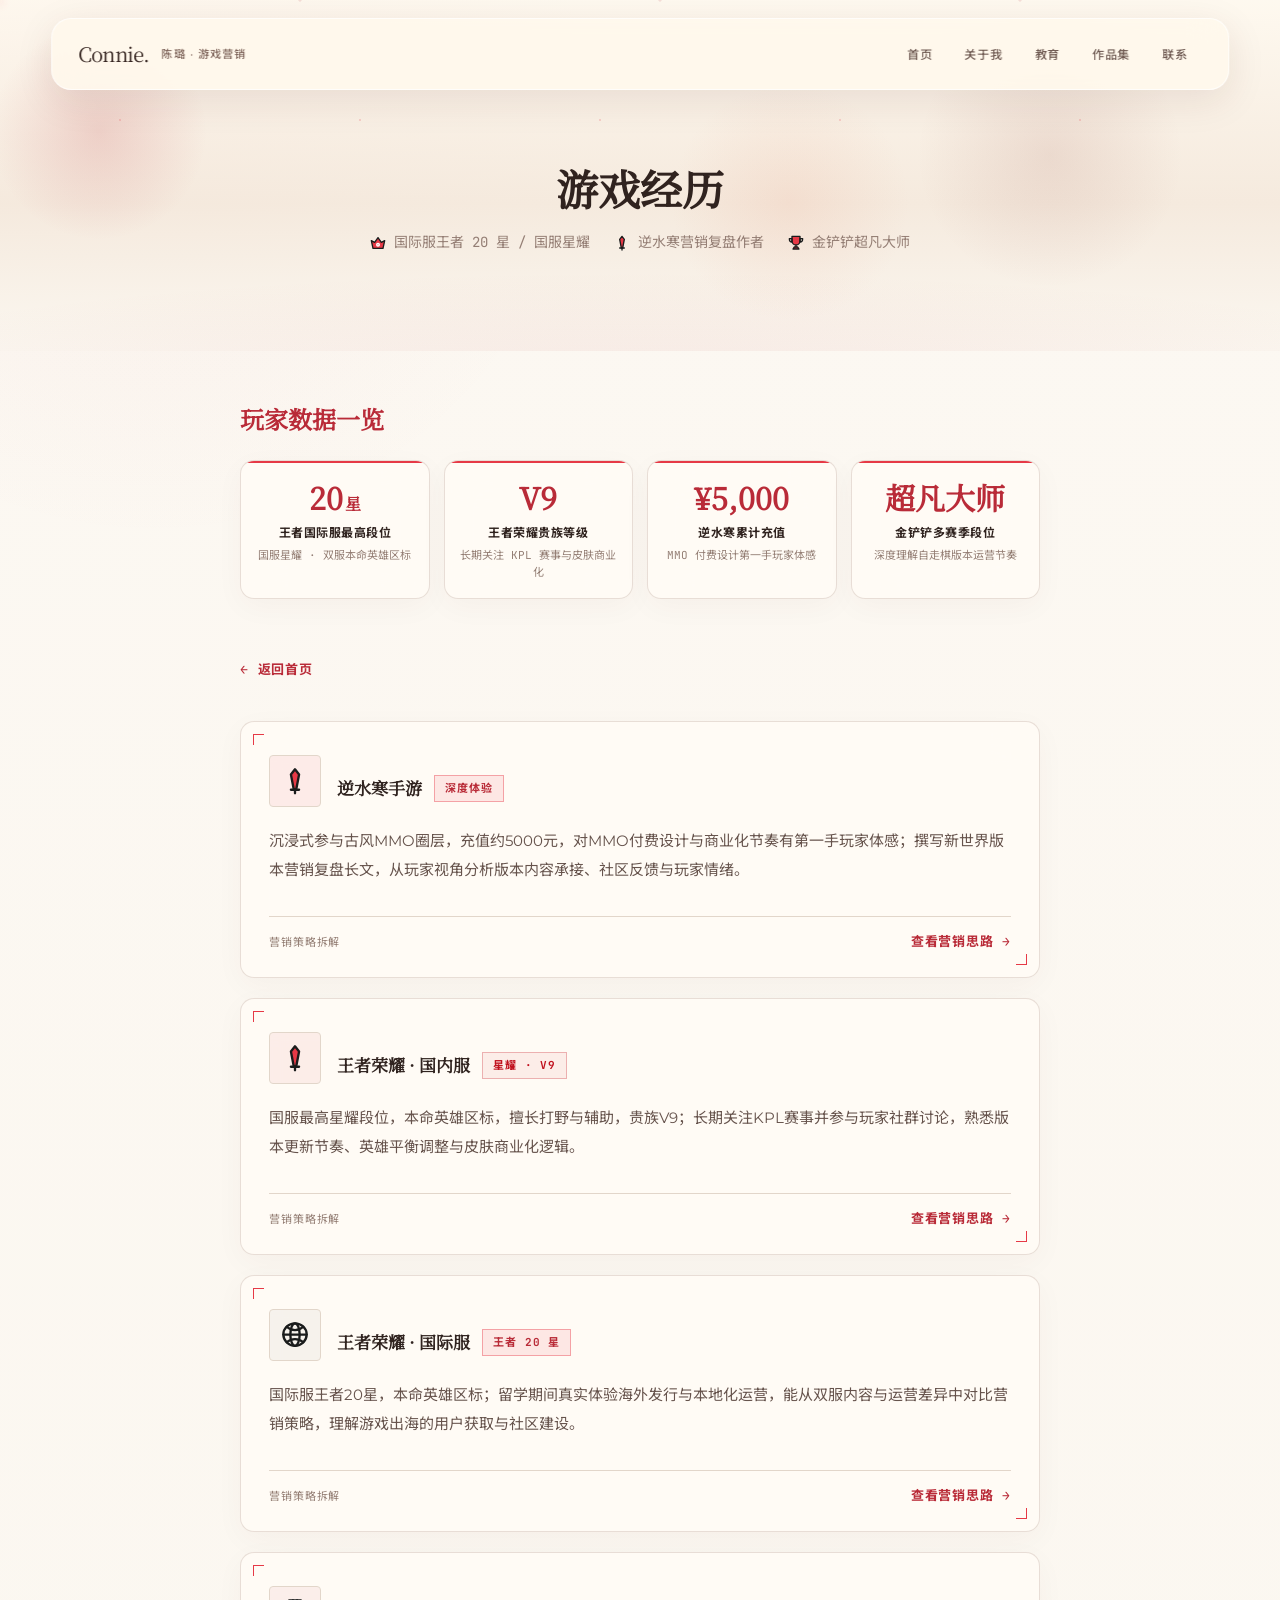
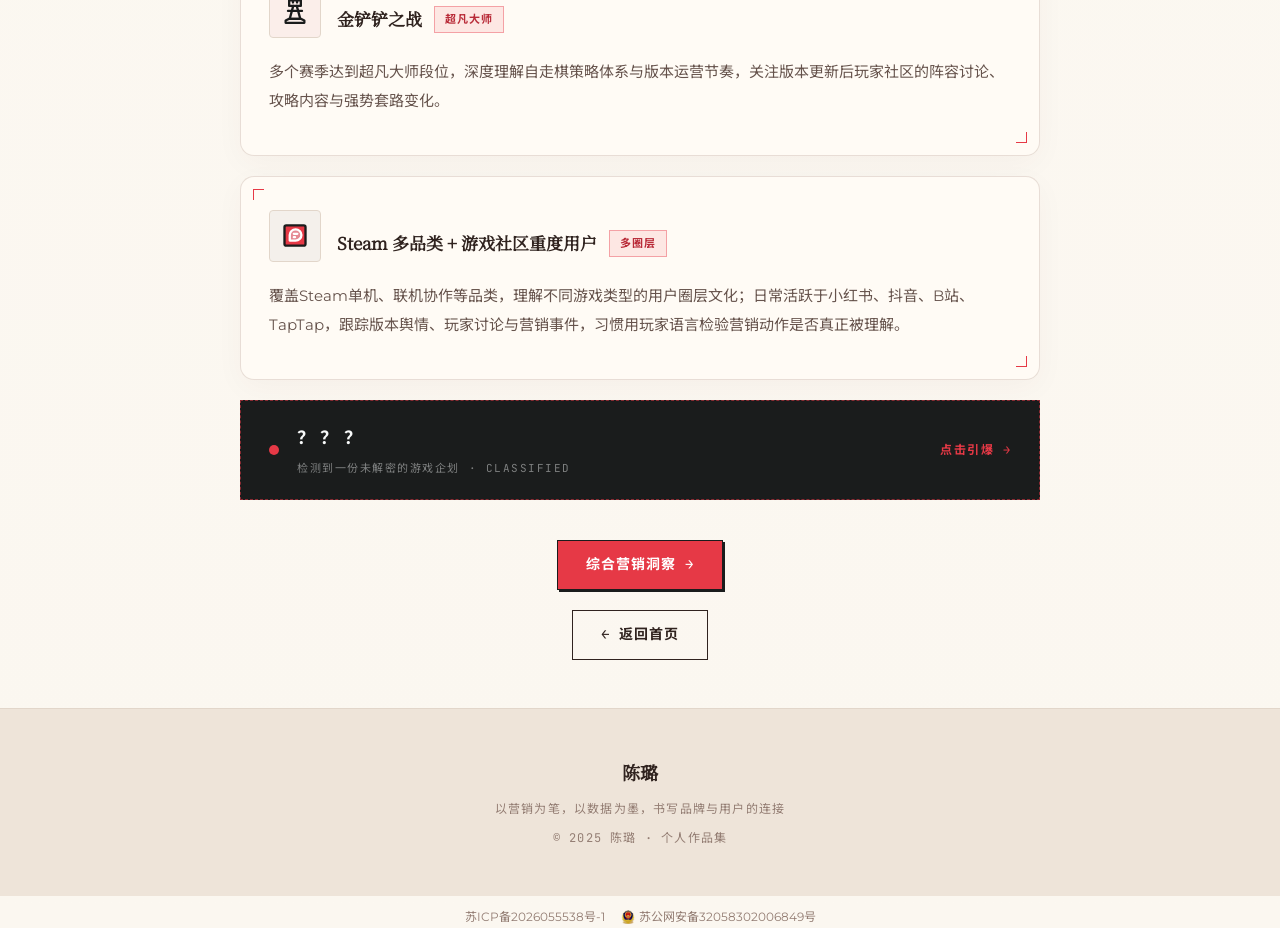
<file: gaming.html>
<!DOCTYPE html>
<html lang="zh-CN">
<head>
    <meta charset="UTF-8">
    <meta name="viewport" content="width=device-width, initial-scale=1.0">
    <title>游戏经历 · 陈璐</title>
    <link rel="stylesheet" href="style.css">
</head>
<body>

    <nav class="nav">
        <div class="nav-container">
            <a href="index.html" class="nav-logo"><strong>Connie.</strong><span>陈璐 · 游戏营销</span></a>
            <ul class="nav-links" id="navLinks">
                <li><a href="index.html">首页</a></li>
                <li><a href="index.html#profile">关于我</a></li>
                <li><a href="index.html#education">教育</a></li>
                <li><a href="index.html#portfolio">作品集</a></li>
                <li><a href="index.html#contact">联系</a></li>
            </ul>
            <div class="nav-hamburger" id="navToggle" onclick="toggleNav()">
                <span></span><span></span><span></span>
            </div>
        </div>
    </nav>

    <section class="detail-hero">
        <div class="detail-hero-bg"></div>
        <div class="detail-hero-content">
            <h1 class="section-title">游戏经历</h1>
            <div class="detail-meta">
                <span><img class="ip-icon" src="assets/icons/crown.svg" alt=""> 国际服王者 20 星 / 国服星耀</span>
                <span><img class="ip-icon" src="assets/icons/holy-sword.svg" alt=""> 逆水寒营销复盘作者</span>
                <span><img class="ip-icon" src="assets/icons/trophy.svg" alt=""> 金铲铲超凡大师</span>
            </div>
        </div>
    </section>

    <!-- 玩家数据一览 -->
    <section class="detail-section" style="padding-bottom: 0;">
        <div class="detail-content reveal">
            <h3>玩家数据一览</h3>
            <div class="metric-row">
                <div class="metric-card">
                    <div class="metric-num">20<span class="metric-unit">星</span></div>
                    <div class="metric-label">王者国际服最高段位</div>
                    <div class="metric-note">国服星耀 · 双服本命英雄区标</div>
                </div>
                <div class="metric-card">
                    <div class="metric-num">V9</div>
                    <div class="metric-label">王者荣耀贵族等级</div>
                    <div class="metric-note">长期关注 KPL 赛事与皮肤商业化</div>
                </div>
                <div class="metric-card">
                    <div class="metric-num">¥5,000</div>
                    <div class="metric-label">逆水寒累计充值</div>
                    <div class="metric-note">MMO 付费设计第一手玩家体感</div>
                </div>
                <div class="metric-card">
                    <div class="metric-num">超凡大师</div>
                    <div class="metric-label">金铲铲多赛季段位</div>
                    <div class="metric-note">深度理解自走棋版本运营节奏</div>
                </div>
            </div>
        </div>
    </section>

    <section class="detail-section">
        <div class="detail-content">
            <a href="index.html" class="back-link">← 返回首页</a>
            <div class="gaming-grid">
                <div class="card game-card reveal">
                    <div class="game-card-head">
                        <div class="game-icon game-icon-gold"><img class="ip-icon" src="assets/icons/holy-sword.svg" alt=""></div>
                        <div class="game-info">
                            <h4>逆水寒手游 <span class="game-rank game-rank-gold">深度体验</span></h4>
                        </div>
                    </div>
                    <p class="game-desc">沉浸式参与古风MMO圈层，充值约5000元，对MMO付费设计与商业化节奏有第一手玩家体感；撰写新世界版本营销复盘长文，从玩家视角分析版本内容承接、社区反馈与玩家情绪。</p>
                    <div class="game-card-foot">
                        <span class="game-foot-label">营销策略拆解</span>
                        <a href="gaming-nishui.html" class="game-link">查看营销思路 →</a>
                    </div>
                </div>
                <div class="card game-card reveal">
                    <div class="game-card-head">
                        <div class="game-icon game-icon-red"><img class="ip-icon" src="assets/icons/holy-sword.svg" alt=""></div>
                        <div class="game-info">
                            <h4>王者荣耀 · 国内服 <span class="game-rank game-rank-red">星耀 · V9</span></h4>
                        </div>
                    </div>
                    <p class="game-desc">国服最高星耀段位，本命英雄区标，擅长打野与辅助，贵族V9；长期关注KPL赛事并参与玩家社群讨论，熟悉版本更新节奏、英雄平衡调整与皮肤商业化逻辑。</p>
                    <div class="game-card-foot">
                        <span class="game-foot-label">营销策略拆解</span>
                        <a href="gaming-wzry-cn.html" class="game-link">查看营销思路 →</a>
                    </div>
                </div>
                <div class="card game-card reveal">
                    <div class="game-card-head">
                        <div class="game-icon game-icon-blue"><img class="ip-icon" src="assets/icons/earth.svg" alt=""></div>
                        <div class="game-info">
                            <h4>王者荣耀 · 国际服 <span class="game-rank game-rank-gold">王者 20 星</span></h4>
                        </div>
                    </div>
                    <p class="game-desc">国际服王者20星，本命英雄区标；留学期间真实体验海外发行与本地化运营，能从双服内容与运营差异中对比营销策略，理解游戏出海的用户获取与社区建设。</p>
                    <div class="game-card-foot">
                        <span class="game-foot-label">营销策略拆解</span>
                        <a href="gaming-wzry-intl.html" class="game-link">查看营销思路 →</a>
                    </div>
                </div>
                <div class="card game-card reveal">
                    <div class="game-card-head">
                        <div class="game-icon game-icon-purple"><img class="ip-icon" src="assets/icons/chess.svg" alt=""></div>
                        <div class="game-info">
                            <h4>金铲铲之战 <span class="game-rank game-rank-gold">超凡大师</span></h4>
                        </div>
                    </div>
                    <p class="game-desc">多个赛季达到超凡大师段位，深度理解自走棋策略体系与版本运营节奏，关注版本更新后玩家社区的阵容讨论、攻略内容与强势套路变化。</p>
                </div>
                <div class="card game-card reveal">
                    <div class="game-card-head">
                        <div class="game-icon game-icon-green"><img class="ip-icon" src="assets/icons/messages.svg" alt=""></div>
                        <div class="game-info">
                            <h4>Steam 多品类 + 游戏社区重度用户 <span class="game-rank game-rank-gold">多圈层</span></h4>
                        </div>
                    </div>
                    <p class="game-desc">覆盖Steam单机、联机协作等品类，理解不同游戏类型的用户圈层文化；日常活跃于小红书、抖音、B站、TapTap，跟踪版本舆情、玩家讨论与营销事件，习惯用玩家语言检验营销动作是否真正被理解。</p>
                </div>
            </div>
            <!-- 彩蛋小组件：点击爆炸进入新游戏灵感来源区 -->
            <div class="egg-card reveal" id="eggCard" role="button" tabindex="0" aria-label="隐藏企划，点击进入新游戏灵感来源区">
                <div class="egg-scan"></div>
                <div class="egg-inner">
                    <span class="egg-dot"></span>
                    <div>
                        <div class="egg-title">？？？</div>
                        <div class="egg-sub">检测到一份未解密的游戏企划 · CLASSIFIED</div>
                    </div>
                    <div class="egg-cta">点击引爆 →</div>
                </div>
            </div>
            <div class="btn-center">
                <a href="gaming-insight.html" class="btn btn-primary">综合营销洞察 →</a>
            </div>
            <div class="btn-center" style="margin-top: 20px;">
                <a href="index.html" class="btn btn-outline">← 返回首页</a>
            </div>
        </div>
    </section>

    <footer class="footer">
        <div class="footer-brand">陈璐</div>
        <p>以营销为笔，以数据为墨，书写品牌与用户的连接</p>
        <p style="margin-top: 8px; font-size: 12px; color: var(--text-muted);">© 2025 陈璐 · 个人作品集</p>
    </footer>

    <script>
        function toggleNav() {
            const navLinks = document.getElementById('navLinks');
            navLinks.classList.toggle('active');
        }
        document.querySelectorAll('.nav-links a').forEach(link => {
            link.addEventListener('click', () => {
                document.getElementById('navLinks').classList.remove('active');
            });
        });
        const reveals = document.querySelectorAll('.reveal');
        function checkReveal() {
            const trigger = window.innerHeight * 0.85;
            reveals.forEach(el => {
                const top = el.getBoundingClientRect().top;
                if (top < trigger) { el.classList.add('visible'); }
            });
        }
        window.addEventListener('scroll', checkReveal);
        checkReveal();

        /* 彩蛋爆炸：粒子 + 冲击波环 + 白场闪 → 进入新游戏灵感来源区 */
        (function () {
            var egg = document.getElementById('eggCard');
            if (!egg) return;
            var exploded = false;
            function boom() {
                if (exploded) return;
                exploded = true;
                var reduce = window.matchMedia && window.matchMedia('(prefers-reduced-motion: reduce)').matches;
                var r = egg.getBoundingClientRect();
                var cx = r.left + r.width / 2, cy = r.top + r.height / 2;
                var colors = ['#E63946', '#B92B38', '#1A1C1C', '#E58A93'];
                if (!reduce) {
                    for (var i = 0; i < 36; i++) {
                        var p = document.createElement('span');
                        p.className = 'egg-particle';
                        var angle = Math.random() * Math.PI * 2;
                        var dist = 90 + Math.random() * 260;
                        var size = 3 + Math.random() * 6;
                        p.style.left = cx + 'px'; p.style.top = cy + 'px';
                        p.style.width = p.style.height = size + 'px';
                        p.style.background = colors[i % 4];
                        document.body.appendChild(p);
                        p.animate([
                            { transform: 'translate(-50%,-50%) rotate(0deg)', opacity: 1 },
                            { transform: 'translate(' + (Math.cos(angle) * dist - size / 2) + 'px,' + (Math.sin(angle) * dist - size / 2) + 'px) rotate(' + (Math.random() * 540 - 270) + 'deg)', opacity: 0 }
                        ], { duration: 650 + Math.random() * 450, easing: 'cubic-bezier(.16,.8,.3,1)' })
                            .onfinish = function () { this.effect.target.remove(); };
                    }
                    for (var k = 0; k < 3; k++) {
                        var ring = document.createElement('div');
                        ring.className = 'egg-ring';
                        ring.style.left = cx + 'px'; ring.style.top = cy + 'px';
                        document.body.appendChild(ring);
                        ring.animate([
                            { transform: 'translate(-50%,-50%) scale(0)', opacity: 0.9 },
                            { transform: 'translate(-50%,-50%) scale(' + (6 + k * 3) + ')', opacity: 0 }
                        ], { duration: 700 + k * 180, delay: k * 90, easing: 'cubic-bezier(.16,.8,.3,1)' })
                            .onfinish = function () { this.effect.target.remove(); };
                    }
                }
                var f = document.createElement('div');
                f.className = 'egg-flash';
                document.body.appendChild(f);
                requestAnimationFrame(function () { f.classList.add('on'); });
                egg.animate(
                    [{ transform: 'scale(1)', opacity: 1 }, { transform: 'scale(1.05)', opacity: 1 }, { transform: 'scale(0.94)', opacity: 0 }],
                    { duration: reduce ? 150 : 480, easing: 'ease-in' }
                );
                egg.style.pointerEvents = 'none';
                try { sessionStorage.setItem('eggArrive', '1'); } catch (e) {}
                setTimeout(function () { location.href = 'gaming-ideas.html'; }, reduce ? 200 : 780);
            }
            egg.addEventListener('click', boom);
            egg.addEventListener('keydown', function (e) {
                if (e.key === 'Enter' || e.key === ' ') { e.preventDefault(); boom(); }
            });
        })();
    </script>
    <script src="page-toc.js" defer></script>
    <script src="cursor.js" defer></script>
<script src="interactions.js?v=20260915" defer></script>
</body>
</html>
</file>
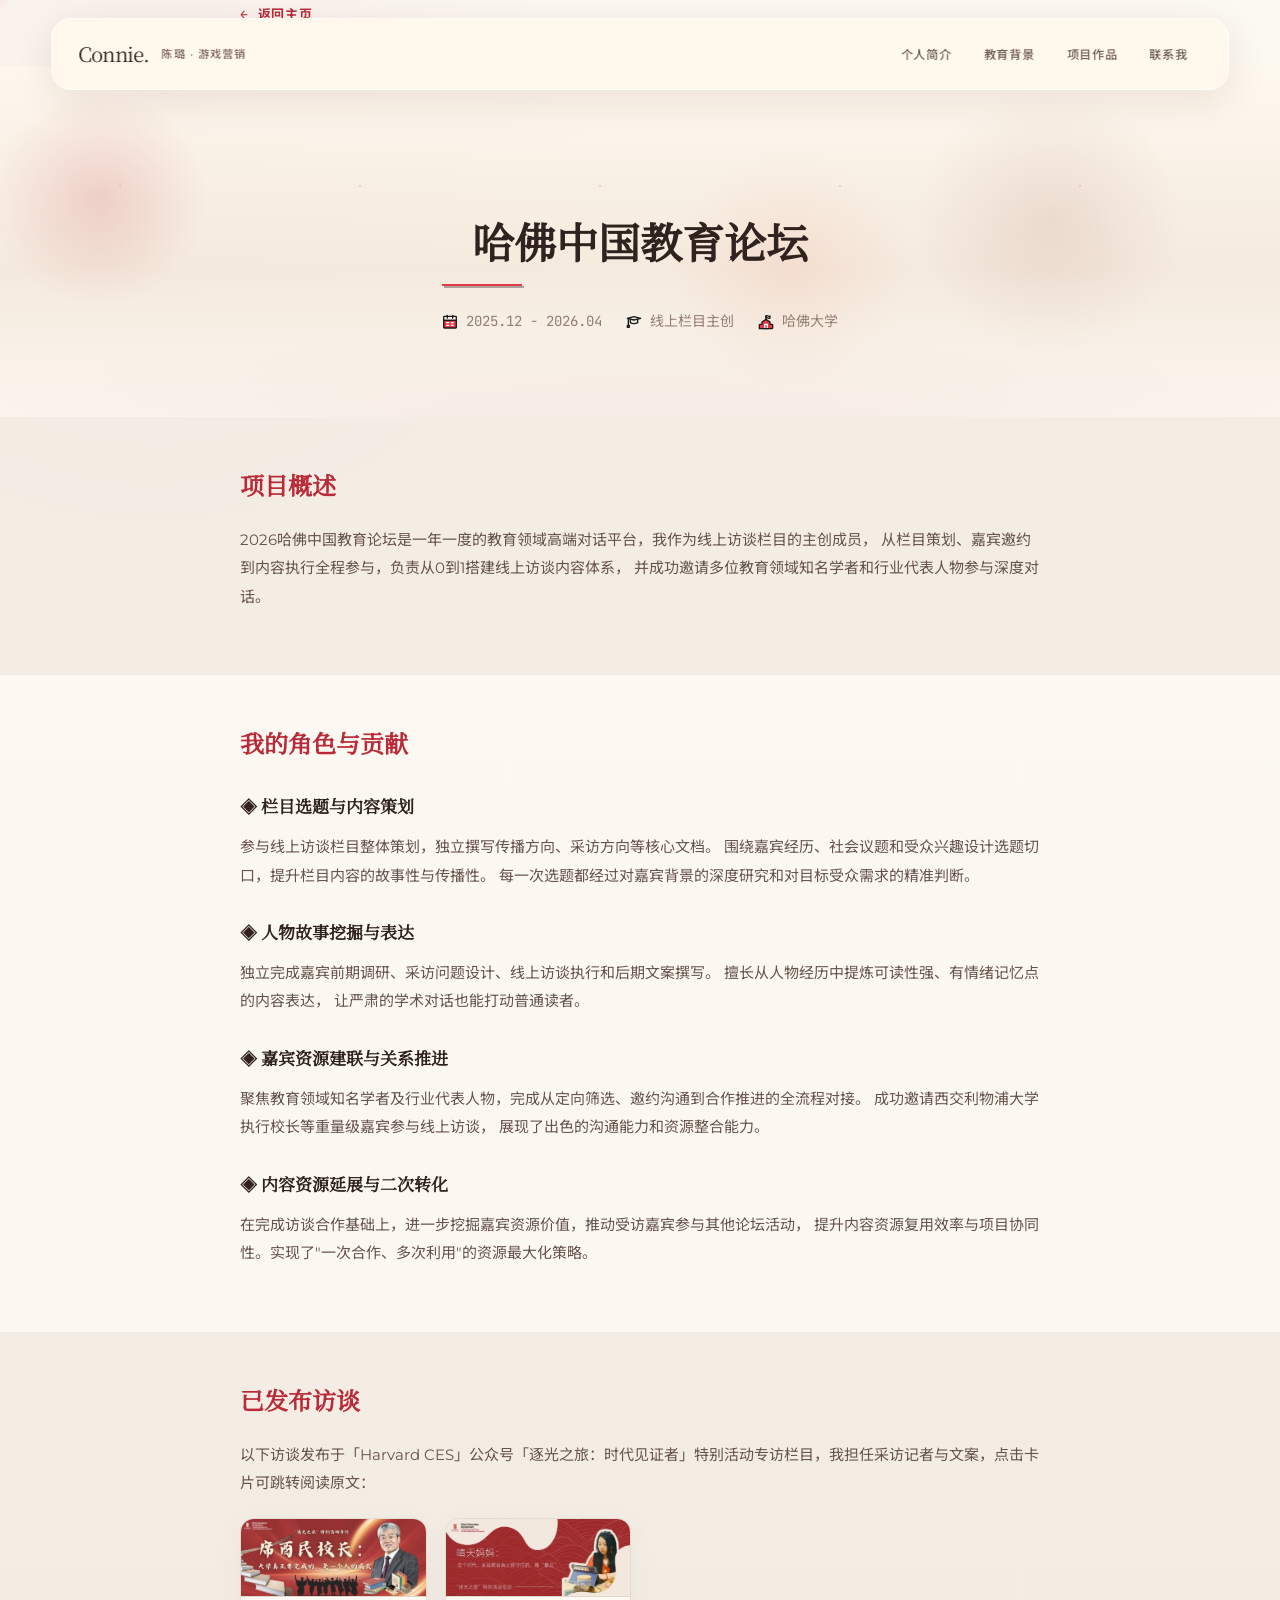
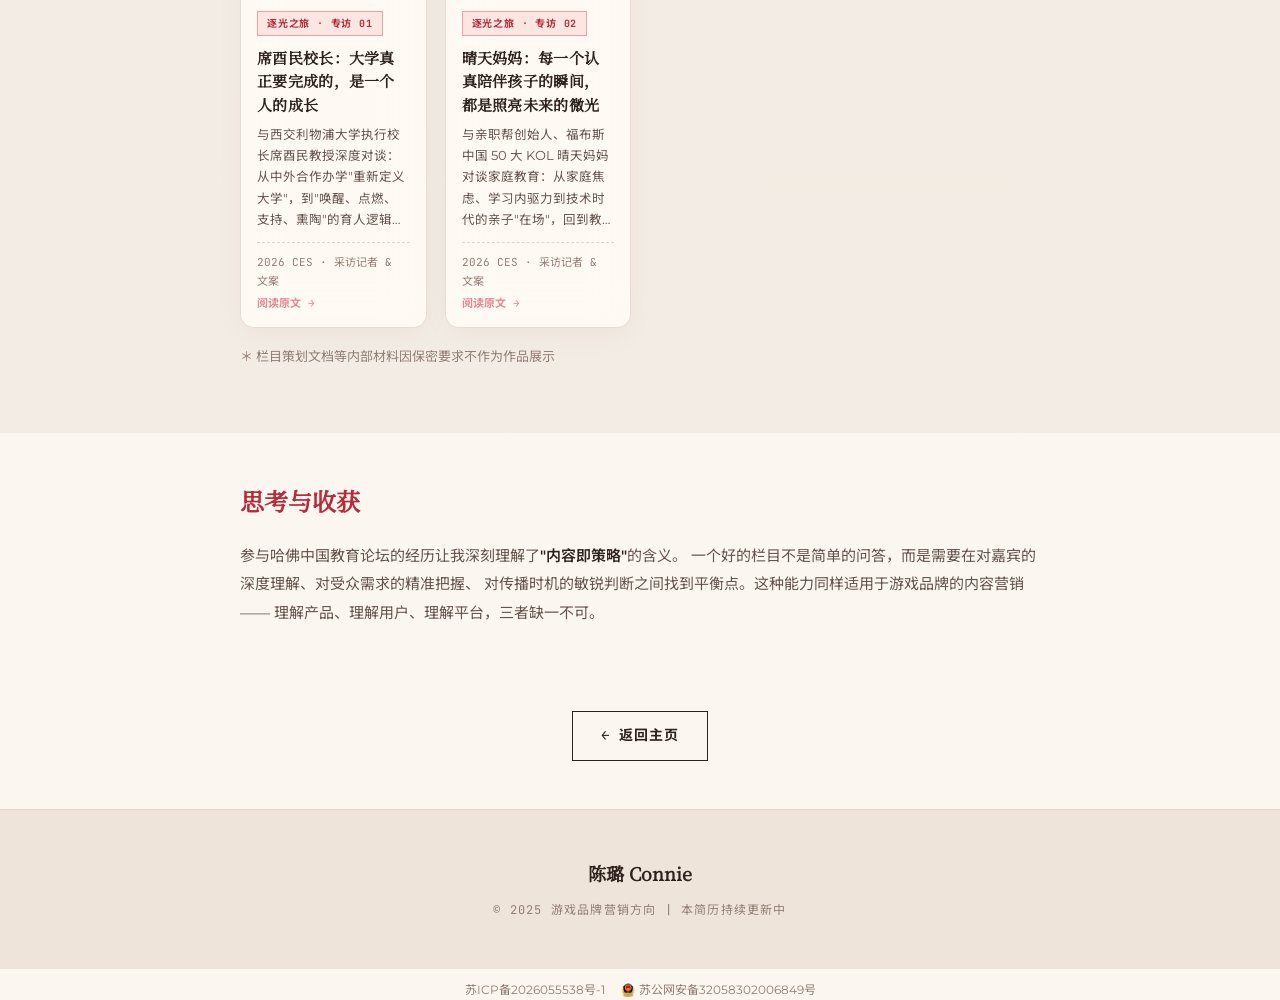
<file: project-harvard.html>
<!DOCTYPE html>
<html lang="zh-CN">
<head>
<meta charset="UTF-8">
<meta name="viewport" content="width=device-width, initial-scale=1.0">
<title>哈佛中国教育论坛 | 陈璐</title>
<link rel="stylesheet" href="style.css">
</head>
<body>
<nav class="nav">
    <div class="nav-container">
            <a href="index.html" class="nav-logo"><strong>Connie.</strong><span>陈璐 · 游戏营销</span></a>
        <ul class="nav-links" id="navLinks">
            <li><a href="index.html#profile">个人简介</a></li>
            <li><a href="index.html#education">教育背景</a></li>
            <li><a href="index.html#portfolio">项目作品</a></li>
            <li><a href="index.html#contact">联系我</a></li>
        </ul>
        <div class="nav-hamburger" id="navHamburger"><span></span><span></span><span></span></div>
    </div>
</nav>
<div class="detail-content"><a href="index.html" class="back-link">← 返回主页</a></div>

<section class="detail-hero">
    <div class="detail-hero-bg"></div>
    <div class="detail-hero-content">
        <h1 class="section-title">哈佛中国教育论坛</h1>
        <div class="hero-divider"></div>
        <div class="detail-meta">
            <span><img class="ip-icon" src="assets/icons/calendar.svg" alt=""> 2025.12 - 2026.04</span>
            <span><img class="ip-icon" src="assets/icons/bachelor-cap.svg" alt=""> 线上栏目主创</span>
            <span><img class="ip-icon" src="assets/icons/school.svg" alt=""> 哈佛大学</span>
        </div>
    </div>
</section>

<section class="detail-section detail-section-alt">
    <div class="detail-content reveal">
        <h3>项目概述</h3>
        <p>
            2026哈佛中国教育论坛是一年一度的教育领域高端对话平台，我作为线上访谈栏目的主创成员，
            从栏目策划、嘉宾邀约到内容执行全程参与，负责从0到1搭建线上访谈内容体系，
            并成功邀请多位教育领域知名学者和行业代表人物参与深度对话。
        </p>
    </div>
</section>

<section class="detail-section">
    <div class="detail-content reveal">
        <h3>我的角色与贡献</h3>
        <h4>◈ 栏目选题与内容策划</h4>
        <p>
            参与线上访谈栏目整体策划，独立撰写传播方向、采访方向等核心文档。
            围绕嘉宾经历、社会议题和受众兴趣设计选题切口，提升栏目内容的故事性与传播性。
            每一次选题都经过对嘉宾背景的深度研究和对目标受众需求的精准判断。
        </p>
        <h4>◈ 人物故事挖掘与表达</h4>
        <p>
            独立完成嘉宾前期调研、采访问题设计、线上访谈执行和后期文案撰写。
            擅长从人物经历中提炼可读性强、有情绪记忆点的内容表达，
            让严肃的学术对话也能打动普通读者。
        </p>
        <h4>◈ 嘉宾资源建联与关系推进</h4>
        <p>
            聚焦教育领域知名学者及行业代表人物，完成从定向筛选、邀约沟通到合作推进的全流程对接。
            成功邀请西交利物浦大学执行校长等重量级嘉宾参与线上访谈，
            展现了出色的沟通能力和资源整合能力。
        </p>
        <h4>◈ 内容资源延展与二次转化</h4>
        <p>
            在完成访谈合作基础上，进一步挖掘嘉宾资源价值，推动受访嘉宾参与其他论坛活动，
            提升内容资源复用效率与项目协同性。实现了"一次合作、多次利用"的资源最大化策略。
        </p>
    </div>
</section>

<section class="detail-section detail-section-alt">
    <div class="detail-content reveal">
        <h3>已发布访谈</h3>
        <p>以下访谈发布于「Harvard CES」公众号「逐光之旅：时代见证者」特别活动专访栏目，我担任采访记者与文案，点击卡片可跳转阅读原文：</p>
        <div class="article-list">
            <a class="article-card" href="https://mp.weixin.qq.com/s/K_vScnv1LCBzlg9GSg6-Wg" target="_blank" rel="noopener">
                <img class="article-cover" src="assets/covers/harvard-xiyoumin.jpg" alt="席酉民校长专访封面">
                <span class="article-badge">逐光之旅 · 专访 01</span>
                <h4>席酉民校长：大学真正要完成的，是一个人的成长</h4>
                <p>与西交利物浦大学执行校长席酉民教授深度对谈：从中外合作办学"重新定义大学"，到"唤醒、点燃、支持、熏陶"的育人逻辑，探讨 AI 时代教育如何让年轻人从"被安排的人"成长为"有能力为自己做选择的人"。</p>
                <div class="article-meta"><span>2026 CES · 采访记者 &amp; 文案</span><span class="article-jump">阅读原文 →</span></div>
            </a>
            <a class="article-card" href="https://mp.weixin.qq.com/s/KDdieH_jZ8ECQblP2wzt6w" target="_blank" rel="noopener">
                <img class="article-cover" src="assets/covers/harvard-qingtian.jpg" alt="晴天妈妈专访封面">
                <span class="article-badge">逐光之旅 · 专访 02</span>
                <h4>晴天妈妈：每一个认真陪伴孩子的瞬间，都是照亮未来的微光</h4>
                <p>与亲职帮创始人、福布斯中国 50 大 KOL 晴天妈妈对谈家庭教育：从家庭焦虑、学习内驱力到技术时代的亲子"在场"，回到教育最根本的命题——不是塑造，而是唤醒。</p>
                <div class="article-meta"><span>2026 CES · 采访记者 &amp; 文案</span><span class="article-jump">阅读原文 →</span></div>
            </a>
        </div>
        <p style="font-size: 13px; color: var(--text-muted); margin-top: 16px;">＊ 栏目策划文档等内部材料因保密要求不作为作品展示</p>
    </div>
</section>

<section class="detail-section">
    <div class="detail-content reveal">
        <h3>思考与收获</h3>
        <p>
            参与哈佛中国教育论坛的经历让我深刻理解了<strong>"内容即策略"</strong>的含义。
            一个好的栏目不是简单的问答，而是需要在对嘉宾的深度理解、对受众需求的精准把握、
            对传播时机的敏锐判断之间找到平衡点。这种能力同样适用于游戏品牌的内容营销——
            理解产品、理解用户、理解平台，三者缺一不可。
        </p>
    </div>
</section>

<section class="detail-section" style="text-align: center; padding-top: 20px;">
    <a href="index.html" class="btn btn-outline">← 返回主页</a>
</section>

<footer class="footer"><div class="footer-brand">陈璐 Connie</div><p>© 2025 游戏品牌营销方向 | 本简历持续更新中</p></footer>
<script>
const navHamburger = document.getElementById('navHamburger');
const navLinks = document.getElementById('navLinks');
if(navHamburger) navHamburger.addEventListener('click', () => navLinks.classList.toggle('active'));
document.querySelectorAll('a[href^="#"]').forEach(a => a.addEventListener('click', function(e) { const t = document.querySelector(this.getAttribute('href')); if(t) { e.preventDefault(); t.scrollIntoView({behavior:'smooth',block:'start'}); navLinks.classList.remove('active'); } }));
const revealElements = document.querySelectorAll('.reveal');
const revealObserver = new IntersectionObserver((entries) => { entries.forEach(entry => { if(entry.isIntersecting) entry.target.classList.add('visible'); }); }, { threshold: 0.1, rootMargin: '0px 0px -60px 0px' });
revealElements.forEach(el => revealObserver.observe(el));
</script>
<script src="page-toc.js" defer></script>
<script src="cursor.js" defer></script>
<script src="interactions.js?v=20260915" defer></script>
</body>
</html>
</file>
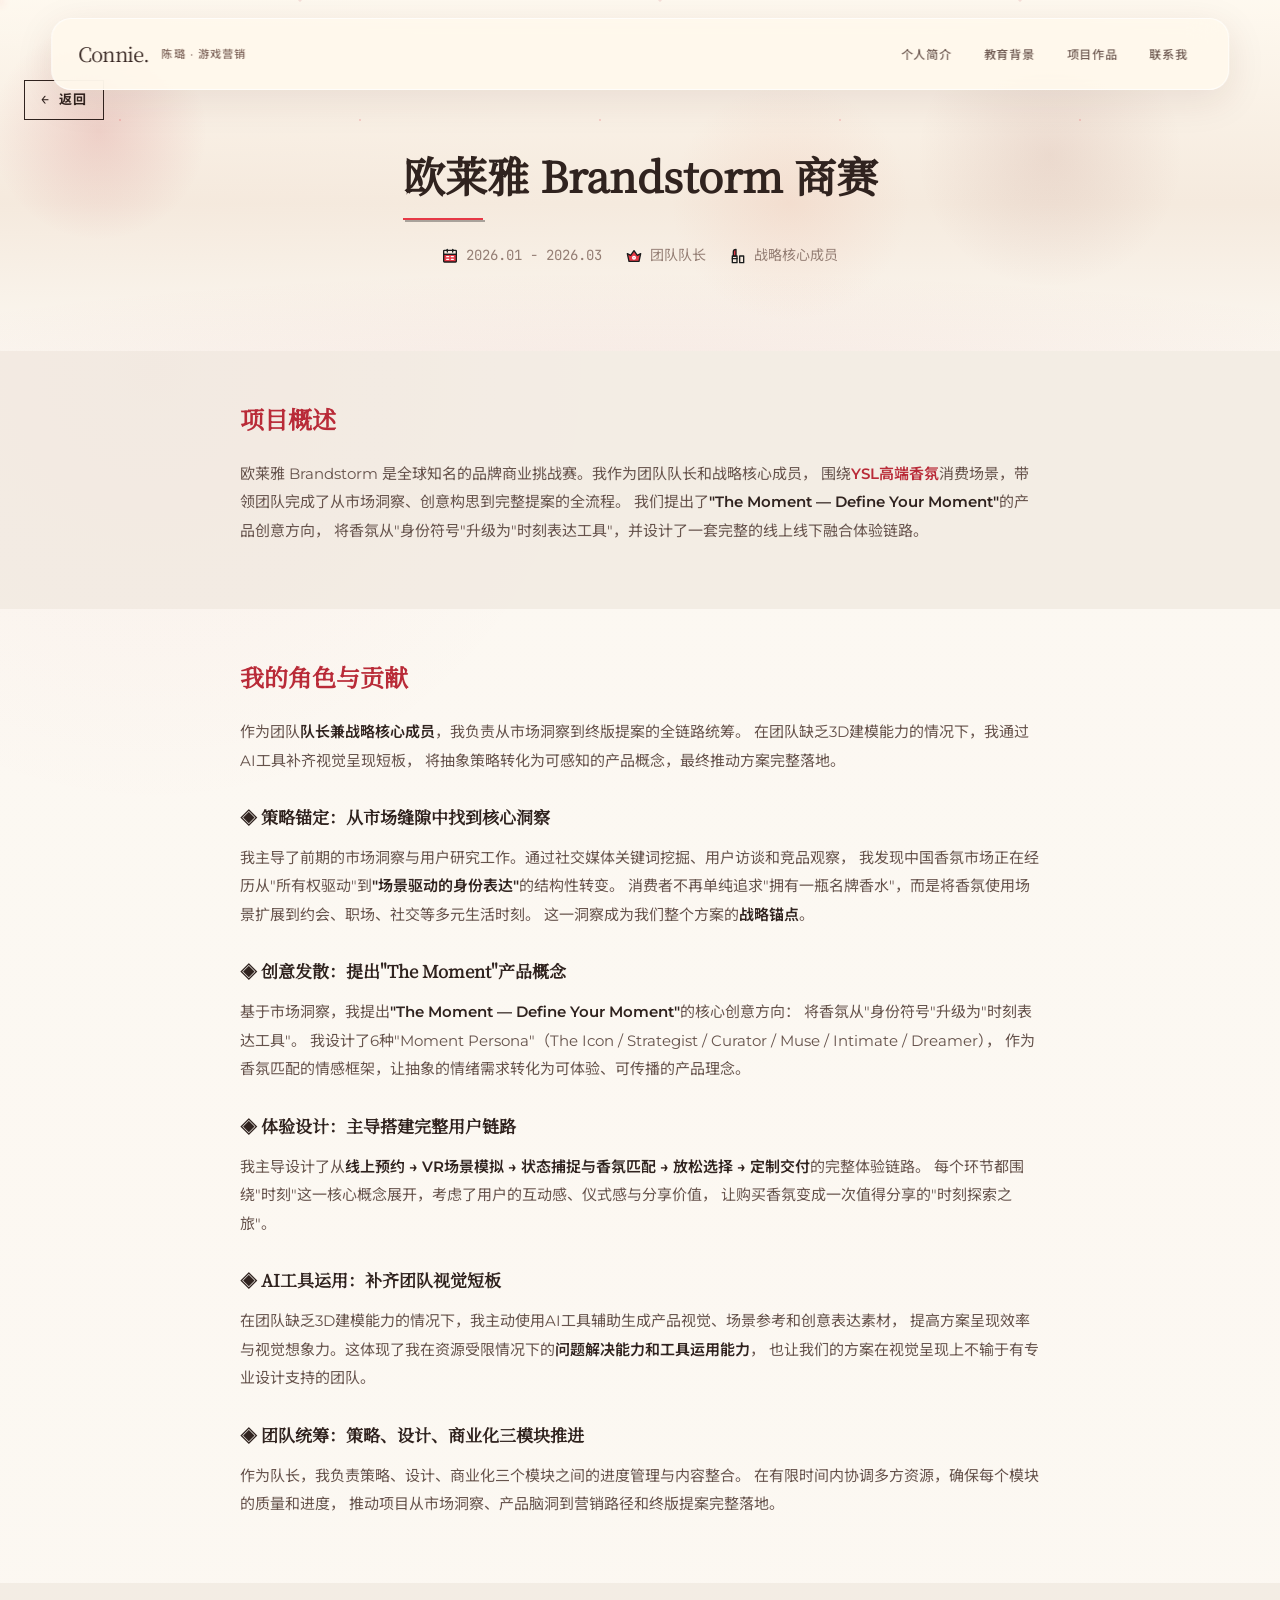
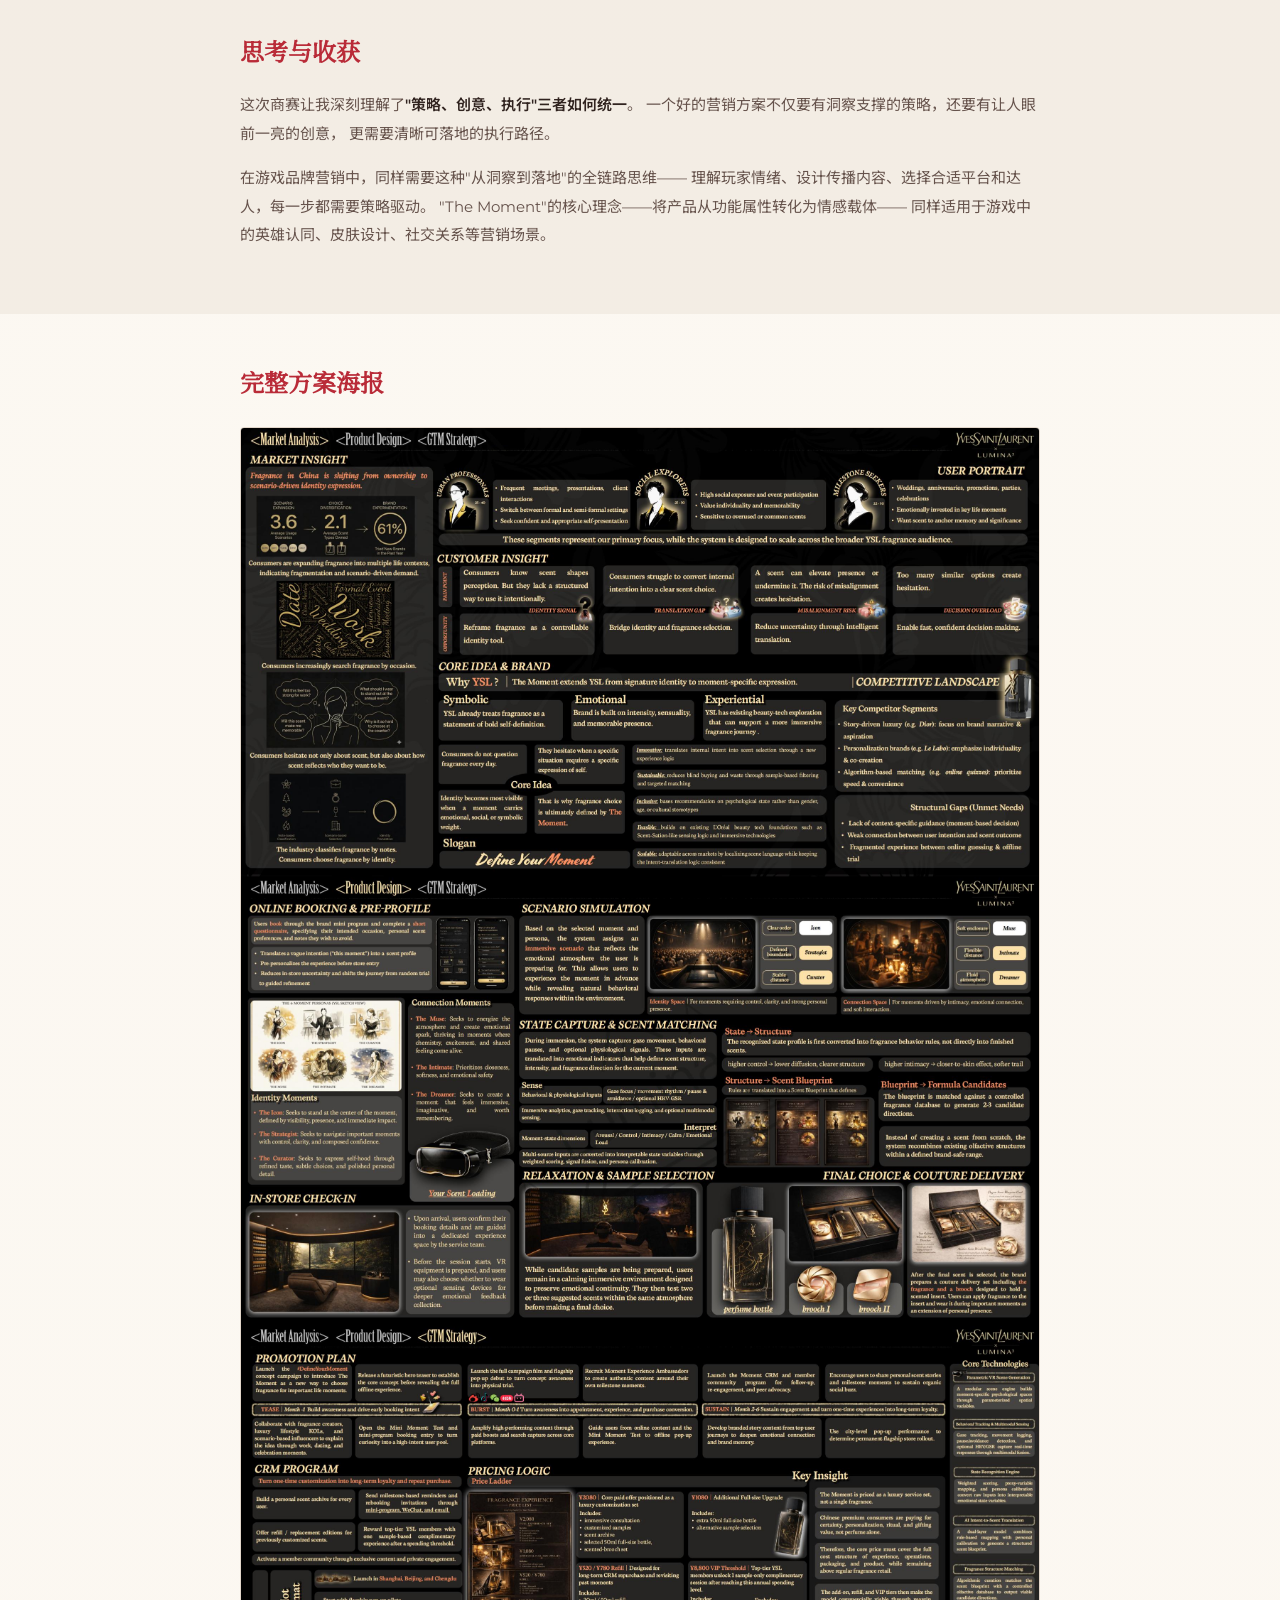
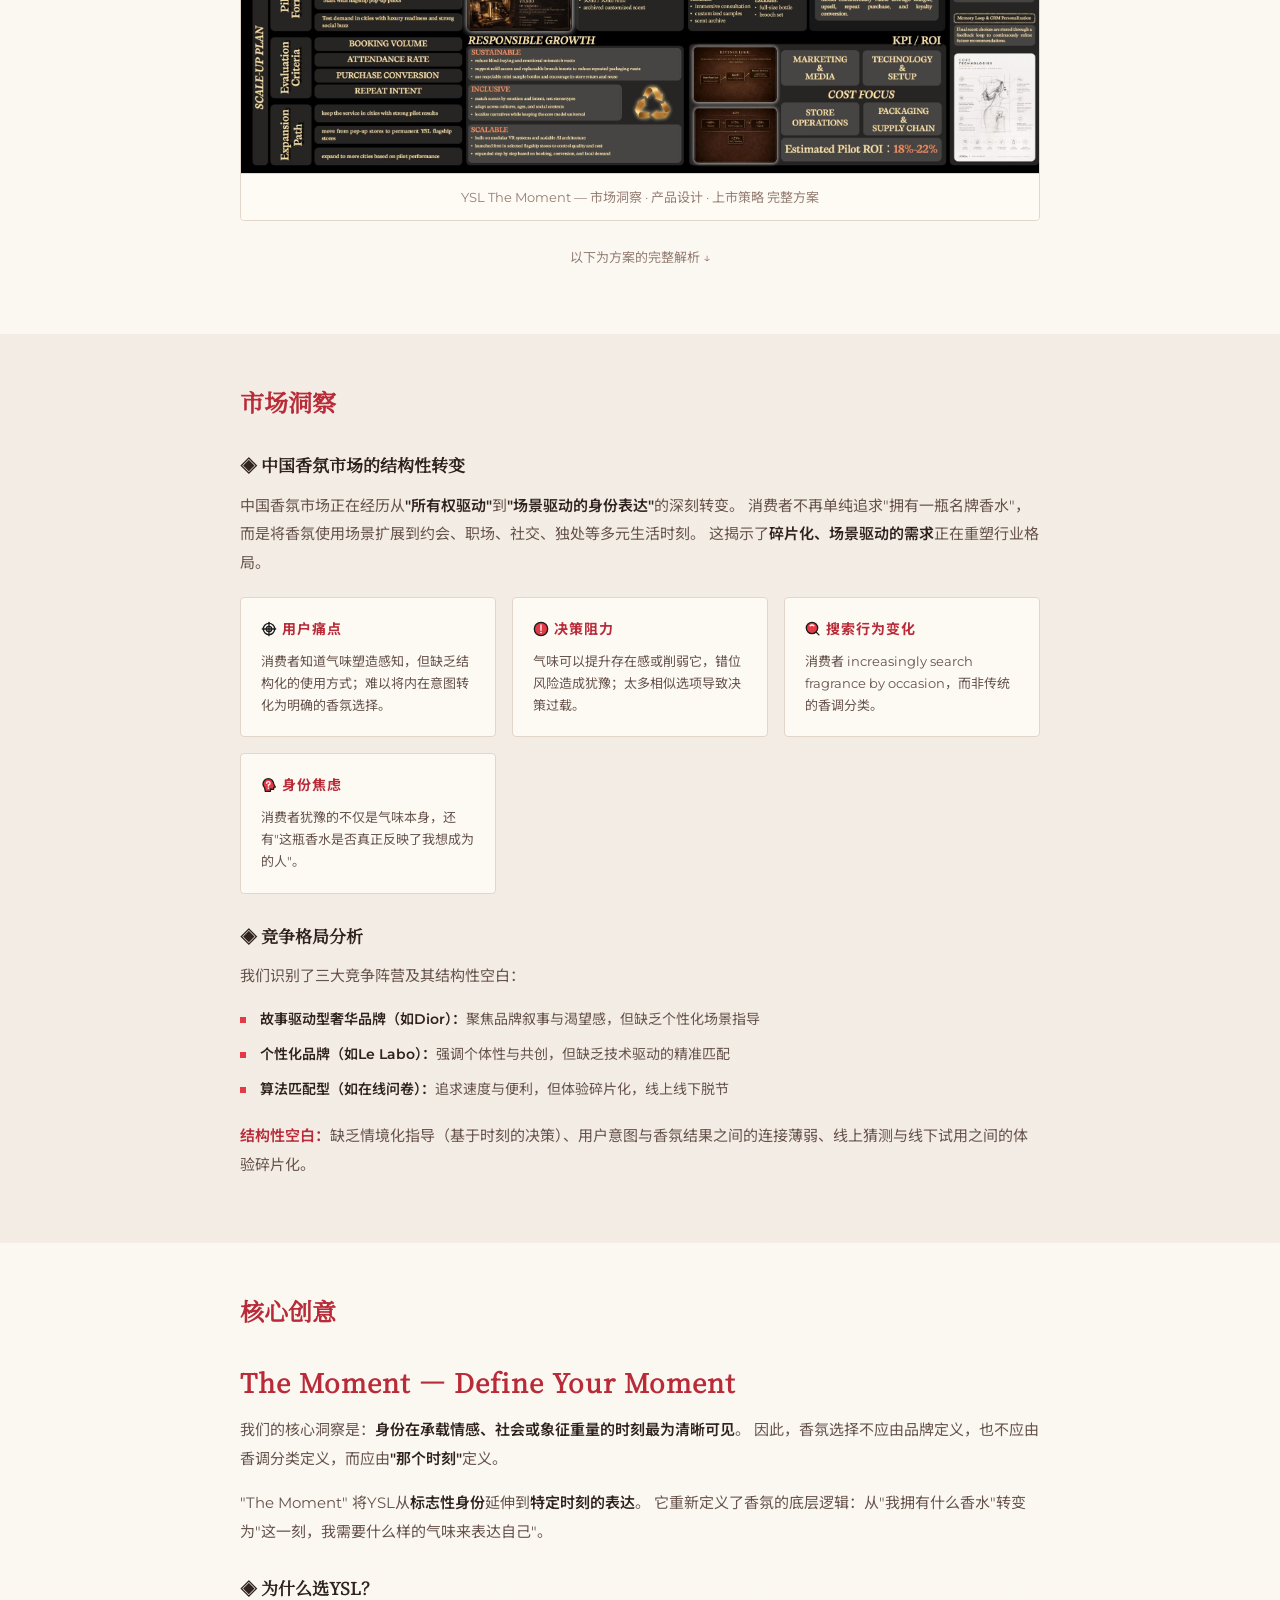
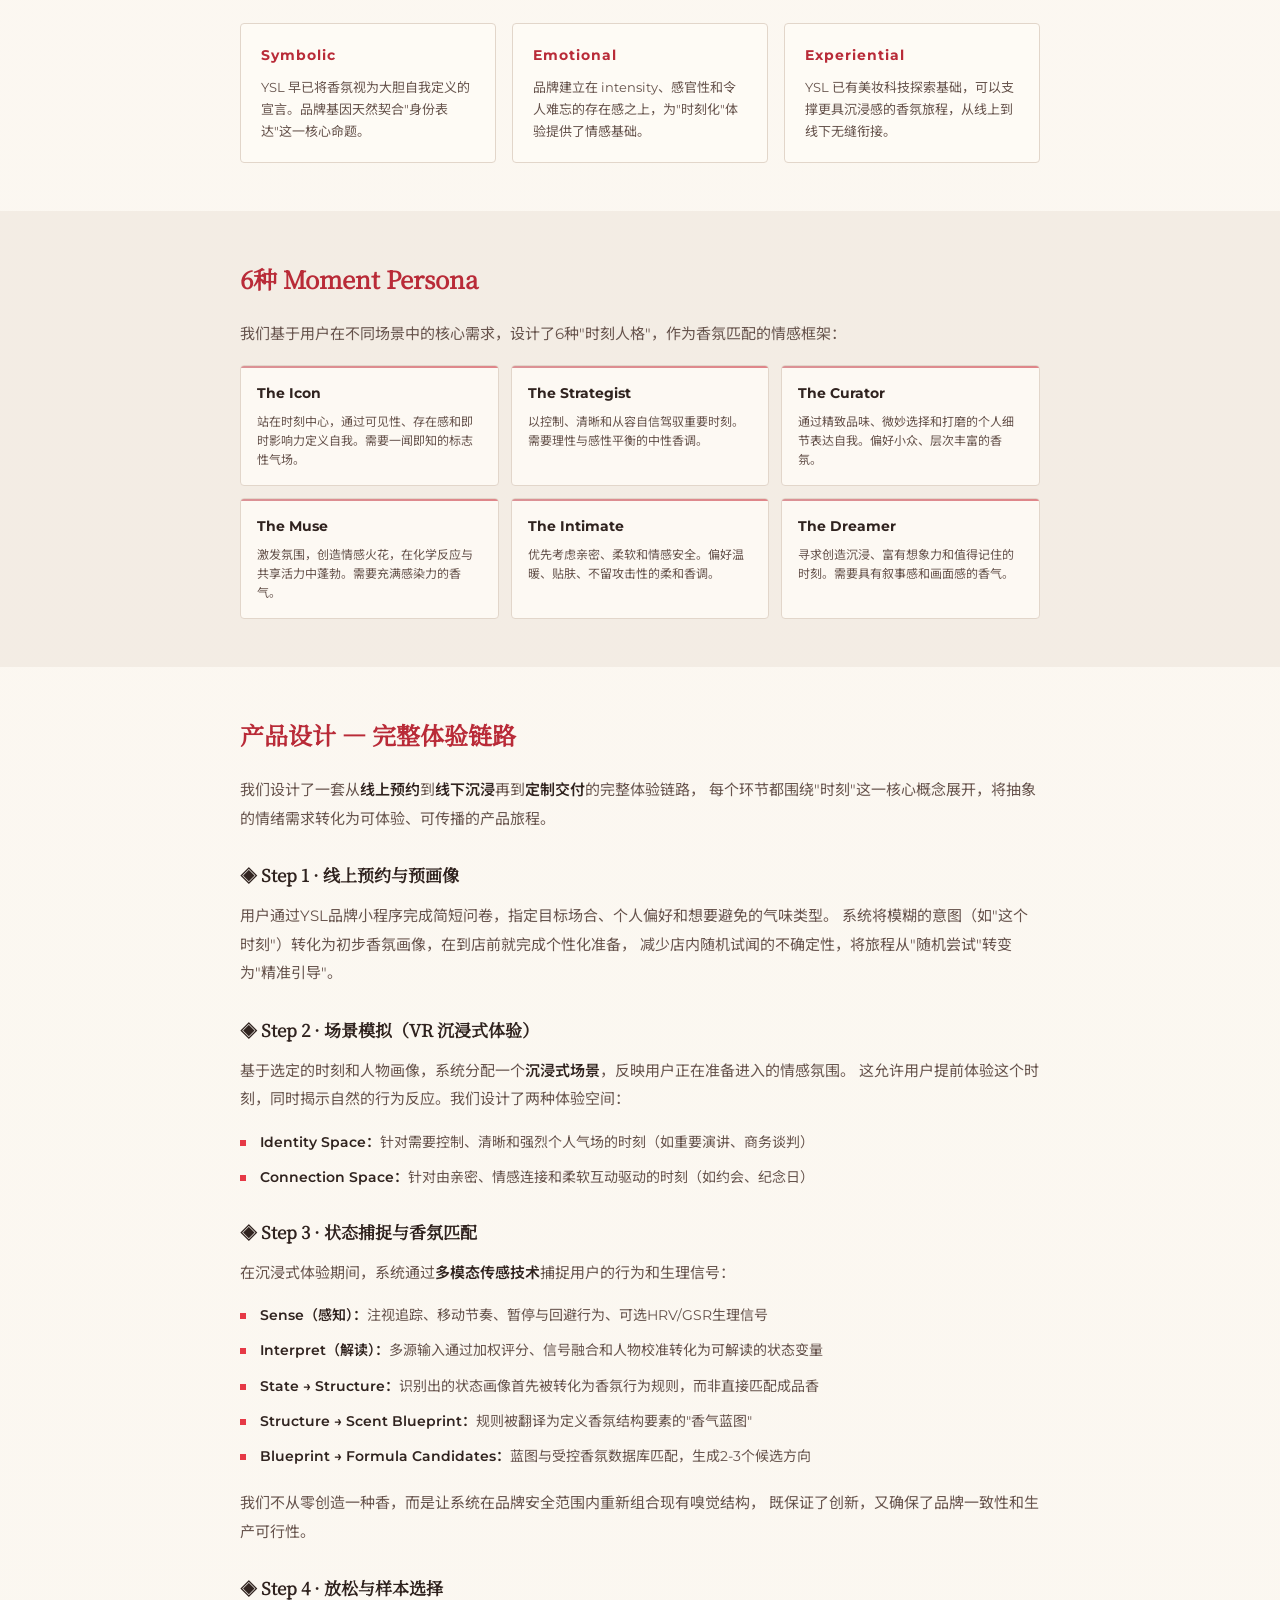
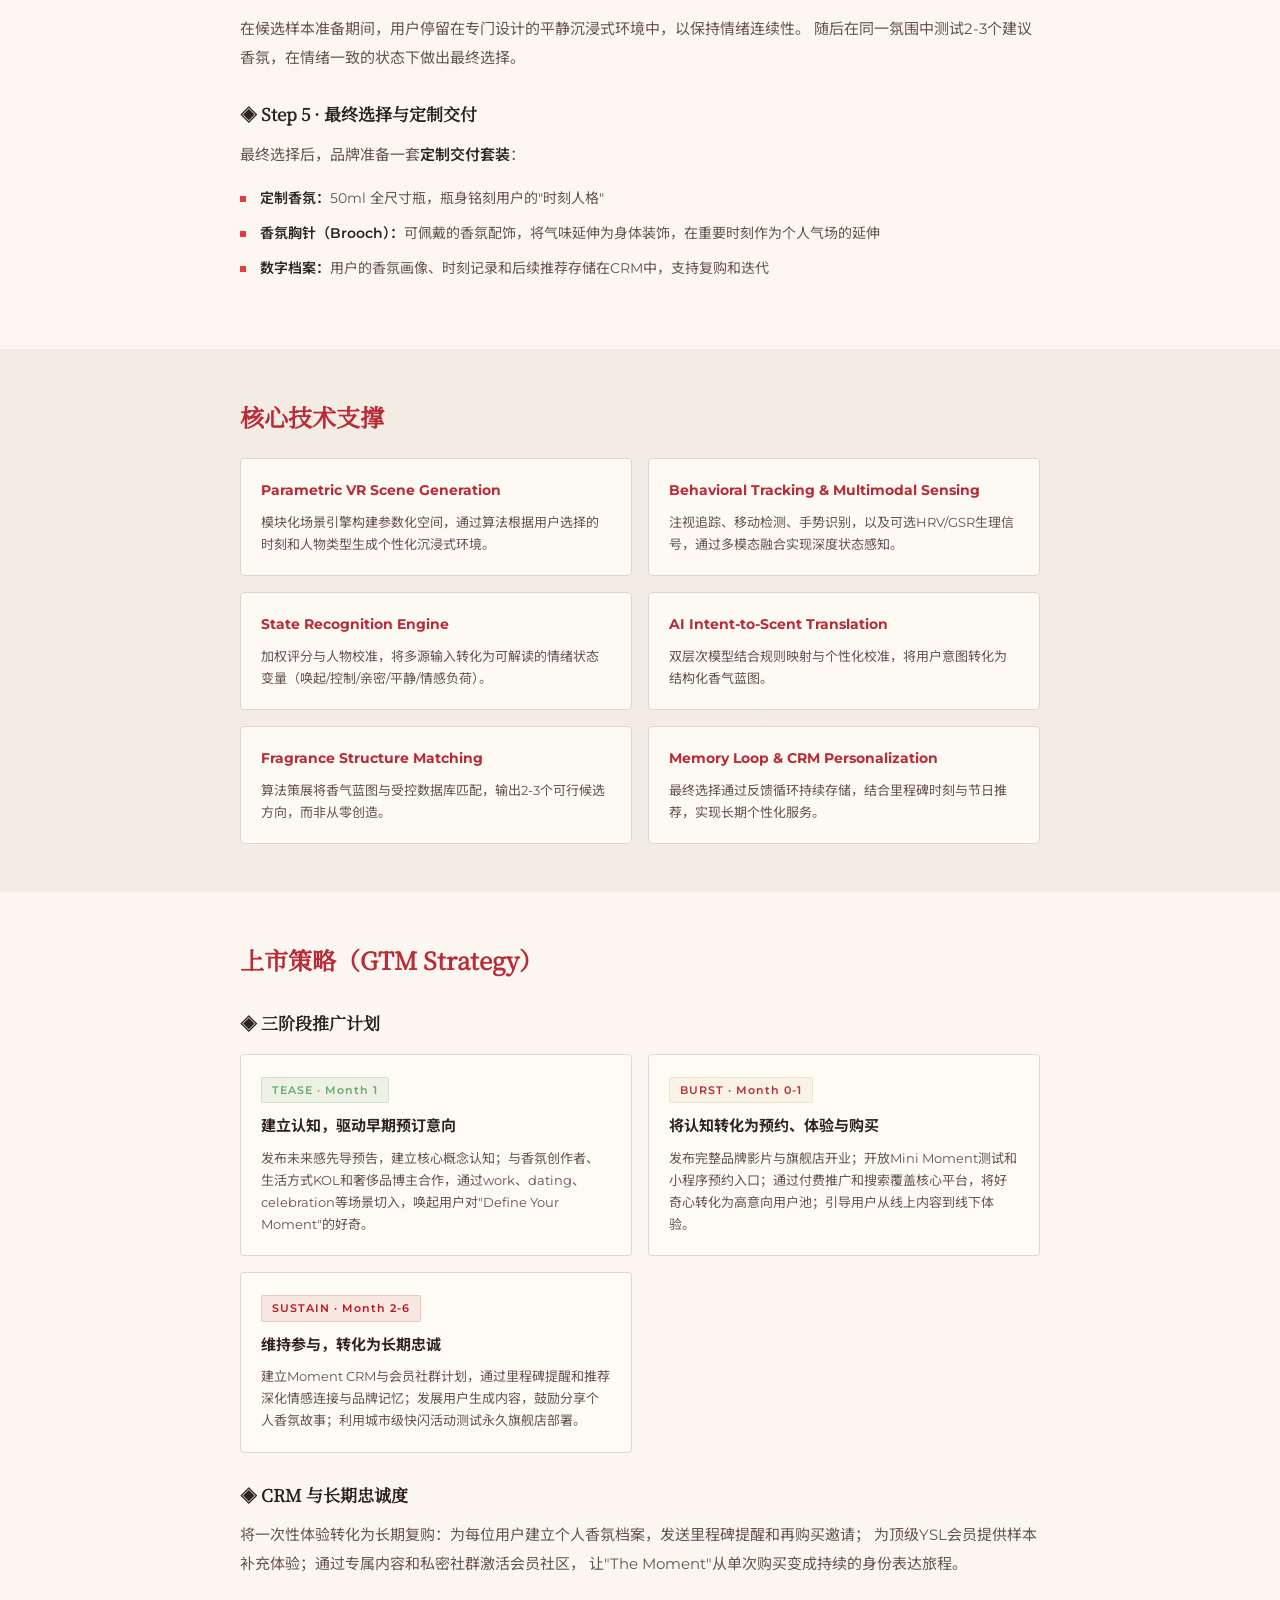
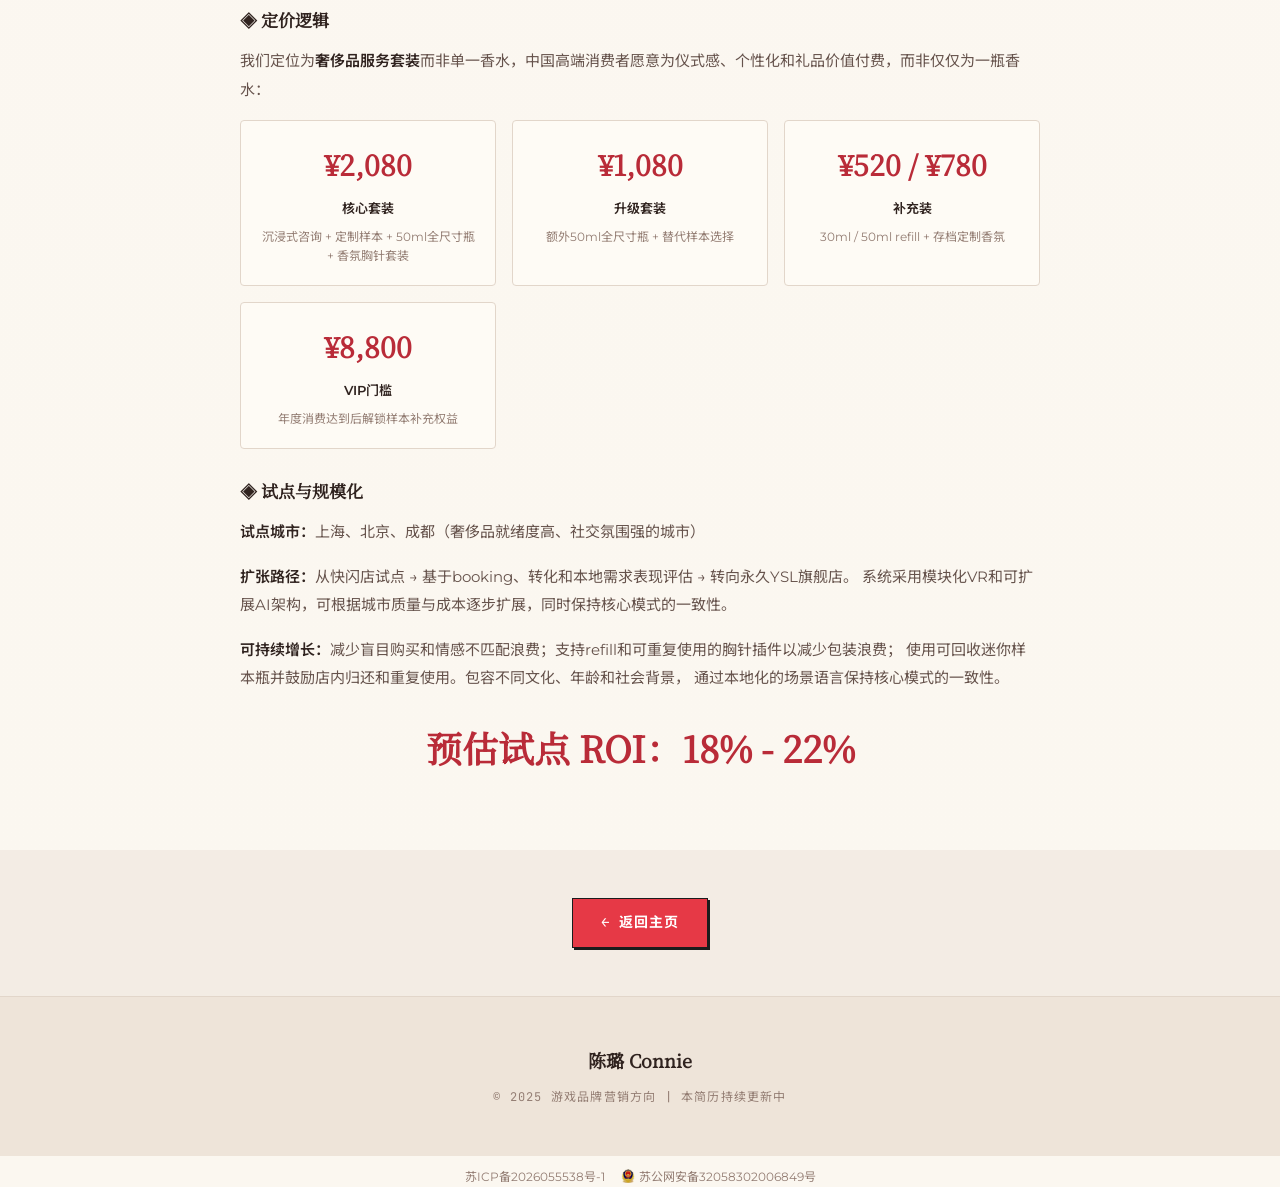
<file: project-loreal.html>
<!DOCTYPE html>
<html lang="zh-CN">
<head>
<meta charset="UTF-8">
<meta name="viewport" content="width=device-width, initial-scale=1.0">
<title>欧莱雅 Brandstorm | 陈璐</title>
<link rel="stylesheet" href="style.css">
<style>
    .poster-frame { width: 100%; border-radius: 4px; border: 1px solid var(--border-color); overflow: hidden; margin: 24px 0; }
    .poster-frame img { width: 100%; display: block; }
    .poster-caption { text-align: center; font-size: 13px; color: var(--text-muted); padding: 12px; background: var(--bg-card); border-top: 1px solid var(--border-color); }
    .insight-grid { display: grid; grid-template-columns: repeat(auto-fit, minmax(240px, 1fr)); gap: 16px; margin-top: 20px; }
    .insight-card { padding: 20px; background: var(--bg-card); border: 1px solid var(--border-color); border-radius: 4px; }
    .insight-card h5 { font-size: 14px; font-weight: 700; color: var(--gold); margin-bottom: 8px; letter-spacing: 1px; }
    .insight-card p { font-size: 13px; color: var(--text-secondary); line-height: 1.7; margin: 0; }
    .persona-grid { display: grid; grid-template-columns: repeat(auto-fit, minmax(200px, 1fr)); gap: 12px; margin-top: 16px; }
    .persona-card { padding: 16px; background: var(--bg-card); border: 1px solid var(--border-color); border-radius: 4px; position: relative; overflow: hidden; }
    .persona-card::before { content: ''; position: absolute; top: 0; left: 0; width: 100%; height: 2px; background: linear-gradient(90deg, var(--gold), var(--cinnabar)); opacity: 0.5; }
    .persona-card h5 { font-size: 14px; font-weight: 700; color: var(--text-primary); margin-bottom: 6px; }
    .persona-card p { font-size: 12px; color: var(--text-secondary); line-height: 1.6; margin: 0; }
    .tech-grid { display: grid; grid-template-columns: repeat(auto-fit, minmax(280px, 1fr)); gap: 16px; margin-top: 16px; }
    .tech-card { padding: 20px; background: var(--bg-card); border: 1px solid var(--border-color); border-radius: 4px; }
    .tech-card h5 { font-size: 14px; font-weight: 700; color: var(--gold); margin-bottom: 8px; }
    .tech-card p { font-size: 13px; color: var(--text-secondary); line-height: 1.7; margin: 0; }
    .pricing-grid { display: grid; grid-template-columns: repeat(auto-fit, minmax(200px, 1fr)); gap: 16px; margin-top: 16px; }
    .pricing-card { padding: 20px; background: var(--bg-card); border: 1px solid var(--border-color); border-radius: 4px; text-align: center; transition: all 0.4s ease; }
    .pricing-card:hover { border-color: var(--gold-dim); }
    .pricing-card .price { font-family: var(--font-display); font-size: 28px; font-weight: 800; color: var(--gold); margin-bottom: 8px; }
    .pricing-card .label { font-size: 13px; font-weight: 600; color: var(--text-primary); margin-bottom: 8px; }
    .pricing-card .desc { font-size: 12px; color: var(--text-muted); line-height: 1.6; }
    .phase-grid { display: grid; grid-template-columns: repeat(auto-fit, minmax(260px, 1fr)); gap: 16px; margin-top: 16px; }
    .phase-card { padding: 20px; background: var(--bg-card); border: 1px solid var(--border-color); border-radius: 4px; position: relative; }
    .phase-card .badge { display: inline-block; font-size: 11px; padding: 3px 10px; border-radius: 2px; font-weight: 600; margin-bottom: 10px; letter-spacing: 1px; }
    .phase-card .badge-tease { background: rgba(100,160,100,0.1); color: #6aaa6a; border: 1px solid rgba(100,160,100,0.2); }
    .phase-card .badge-burst { background: rgba(201,169,110,0.1); color: var(--gold); border: 1px solid rgba(201,169,110,0.2); }
    .phase-card .badge-sustain { background: rgba(181,74,58,0.1); color: var(--cinnabar); border: 1px solid rgba(181,74,58,0.2); }
    .phase-card h5 { font-size: 15px; font-weight: 700; color: var(--text-primary); margin-bottom: 8px; }
    .phase-card p { font-size: 13px; color: var(--text-secondary); line-height: 1.7; margin: 0; }
    .roi-highlight { font-family: var(--font-display); font-size: 36px; font-weight: 800; color: var(--gold); text-align: center; margin: 24px 0; }
</style>
</head>
<body>
<nav class="nav">
    <div class="nav-container">
            <a href="index.html" class="nav-logo"><strong>Connie.</strong><span>陈璐 · 游戏营销</span></a>
        <ul class="nav-links" id="navLinks">
            <li><a href="index.html#profile">个人简介</a></li>
            <li><a href="index.html#education">教育背景</a></li>
            <li><a href="index.html#portfolio">项目作品</a></li>
            <li><a href="index.html#contact">联系我</a></li>
        </ul>
        <div class="nav-hamburger" id="navHamburger"><span></span><span></span><span></span></div>
    </div>
</nav>

<div style="position: fixed; top: 80px; left: 24px; z-index: 100;">
    <a href="index.html" class="btn btn-outline" style="font-size: 13px; padding: 8px 16px;">← 返回</a>
</div>

<!-- Detail Hero -->
<section class="detail-hero">
    <div class="detail-hero-bg"></div>
    <div class="detail-hero-content">
        <h1 class="section-title">欧莱雅 Brandstorm 商赛</h1>
        <div class="hero-divider"></div>
        <div class="detail-meta">
            <span><img class="ip-icon" src="assets/icons/calendar.svg" alt=""> 2026.01 - 2026.03</span>
            <span><img class="ip-icon" src="assets/icons/crown.svg" alt=""> 团队队长</span>
            <span><img class="ip-icon" src="assets/icons/lipstick.svg" alt=""> 战略核心成员</span>
        </div>
    </div>
</section>

<!-- 项目概述 -->
<section class="detail-section detail-section-alt">
    <div class="detail-content reveal">
        <h3>项目概述</h3>
        <p>
            欧莱雅 Brandstorm 是全球知名的品牌商业挑战赛。我作为团队队长和战略核心成员，
            围绕<strong style="color: var(--gold);">YSL高端香氛</strong>消费场景，带领团队完成了从市场洞察、创意构思到完整提案的全流程。
            我们提出了<strong>"The Moment — Define Your Moment"</strong>的产品创意方向，
            将香氛从"身份符号"升级为"时刻表达工具"，并设计了一套完整的线上线下融合体验链路。
        </p>
    </div>
</section>

<!-- 我的角色 -->
<section class="detail-section">
    <div class="detail-content reveal">
        <h3>我的角色与贡献</h3>
        <p>
            作为团队<strong>队长兼战略核心成员</strong>，我负责从市场洞察到终版提案的全链路统筹。
            在团队缺乏3D建模能力的情况下，我通过AI工具补齐视觉呈现短板，
            将抽象策略转化为可感知的产品概念，最终推动方案完整落地。
        </p>

        <h4>◈ 策略锚定：从市场缝隙中找到核心洞察</h4>
        <p>
            我主导了前期的市场洞察与用户研究工作。通过社交媒体关键词挖掘、用户访谈和竞品观察，
            我发现中国香氛市场正在经历从"所有权驱动"到<strong>"场景驱动的身份表达"</strong>的结构性转变。
            消费者不再单纯追求"拥有一瓶名牌香水"，而是将香氛使用场景扩展到约会、职场、社交等多元生活时刻。
            这一洞察成为我们整个方案的<strong>战略锚点</strong>。
        </p>

        <h4>◈ 创意发散：提出"The Moment"产品概念</h4>
        <p>
            基于市场洞察，我提出<strong>"The Moment — Define Your Moment"</strong>的核心创意方向：
            将香氛从"身份符号"升级为"时刻表达工具"。
            我设计了6种"Moment Persona"（The Icon / Strategist / Curator / Muse / Intimate / Dreamer），
            作为香氛匹配的情感框架，让抽象的情绪需求转化为可体验、可传播的产品理念。
        </p>

        <h4>◈ 体验设计：主导搭建完整用户链路</h4>
        <p>
            我主导设计了从<strong>线上预约 → VR场景模拟 → 状态捕捉与香氛匹配 → 放松选择 → 定制交付</strong>的完整体验链路。
            每个环节都围绕"时刻"这一核心概念展开，考虑了用户的互动感、仪式感与分享价值，
            让购买香氛变成一次值得分享的"时刻探索之旅"。
        </p>

        <h4>◈ AI工具运用：补齐团队视觉短板</h4>
        <p>
            在团队缺乏3D建模能力的情况下，我主动使用AI工具辅助生成产品视觉、场景参考和创意表达素材，
            提高方案呈现效率与视觉想象力。这体现了我在资源受限情况下的<strong>问题解决能力和工具运用能力</strong>，
            也让我们的方案在视觉呈现上不输于有专业设计支持的团队。
        </p>

        <h4>◈ 团队统筹：策略、设计、商业化三模块推进</h4>
        <p>
            作为队长，我负责策略、设计、商业化三个模块之间的进度管理与内容整合。
            在有限时间内协调多方资源，确保每个模块的质量和进度，
            推动项目从市场洞察、产品脑洞到营销路径和终版提案完整落地。
        </p>
    </div>
</section>

<!-- 思考与收获 -->
<section class="detail-section detail-section-alt">
    <div class="detail-content reveal">
        <h3>思考与收获</h3>
        <p>
            这次商赛让我深刻理解了<strong>"策略、创意、执行"三者如何统一</strong>。
            一个好的营销方案不仅要有洞察支撑的策略，还要有让人眼前一亮的创意，
            更需要清晰可落地的执行路径。
        </p>
        <p>
            在游戏品牌营销中，同样需要这种"从洞察到落地"的全链路思维——
            理解玩家情绪、设计传播内容、选择合适平台和达人，每一步都需要策略驱动。
            "The Moment"的核心理念——将产品从功能属性转化为情感载体——
            同样适用于游戏中的英雄认同、皮肤设计、社交关系等营销场景。
        </p>
    </div>
</section>

<!-- 成品海报 -->
<section class="detail-section">
    <div class="detail-content reveal">
        <h3>完整方案海报</h3>
        <div class="poster-frame">
            <img src="assets/loreal-poster.jpg" alt="欧莱雅 Brandstorm 完整方案海报">
            <div class="poster-caption">YSL The Moment — 市场洞察 · 产品设计 · 上市策略 完整方案</div>
        </div>
        <p style="text-align: center; font-size: 13px; color: var(--text-muted); margin-top: 16px;">以下为方案的完整解析 ↓</p>
    </div>
</section>

<!-- 市场洞察 -->
<section class="detail-section detail-section-alt">
    <div class="detail-content reveal">
        <h3>市场洞察</h3>
        <h4>◈ 中国香氛市场的结构性转变</h4>
        <p>
            中国香氛市场正在经历从<strong>"所有权驱动"</strong>到<strong>"场景驱动的身份表达"</strong>的深刻转变。
            消费者不再单纯追求"拥有一瓶名牌香水"，而是将香氛使用场景扩展到约会、职场、社交、独处等多元生活时刻。
            这揭示了<strong>碎片化、场景驱动的需求</strong>正在重塑行业格局。
        </p>

        <div class="insight-grid">
            <div class="insight-card">
                <h5><img class="ip-icon" src="assets/icons/target-two.svg" alt=""> 用户痛点</h5>
                <p>消费者知道气味塑造感知，但缺乏结构化的使用方式；难以将内在意图转化为明确的香氛选择。</p>
            </div>
            <div class="insight-card">
                <h5><img class="ip-icon" src="assets/icons/attention.svg" alt=""> 决策阻力</h5>
                <p>气味可以提升存在感或削弱它，错位风险造成犹豫；太多相似选项导致决策过载。</p>
            </div>
            <div class="insight-card">
                <h5><img class="ip-icon" src="assets/icons/search.svg" alt=""> 搜索行为变化</h5>
                <p>消费者 increasingly search fragrance by occasion，而非传统的香调分类。</p>
            </div>
            <div class="insight-card">
                <h5><img class="ip-icon" src="assets/icons/thinking-problem.svg" alt=""> 身份焦虑</h5>
                <p>消费者犹豫的不仅是气味本身，还有"这瓶香水是否真正反映了我想成为的人"。</p>
            </div>
        </div>

        <h4 style="margin-top: 28px;">◈ 竞争格局分析</h4>
        <p>
            我们识别了三大竞争阵营及其结构性空白：
        </p>
        <ul>
            <li><strong>故事驱动型奢华品牌（如Dior）：</strong>聚焦品牌叙事与渴望感，但缺乏个性化场景指导</li>
            <li><strong>个性化品牌（如Le Labo）：</strong>强调个体性与共创，但缺乏技术驱动的精准匹配</li>
            <li><strong>算法匹配型（如在线问卷）：</strong>追求速度与便利，但体验碎片化，线上线下脱节</li>
        </ul>
        <p>
            <strong style="color: var(--gold);">结构性空白：</strong>缺乏情境化指导（基于时刻的决策）、用户意图与香氛结果之间的连接薄弱、线上猜测与线下试用之间的体验碎片化。
        </p>
    </div>
</section>

<!-- 核心创意 -->
<section class="detail-section">
    <div class="detail-content reveal">
        <h3>核心创意</h3>
        <h4 style="color: var(--gold); font-family: var(--font-display); font-size: 26px; font-weight: 800; letter-spacing: 1px;">The Moment — Define Your Moment</h4>
        <p>
            我们的核心洞察是：<strong>身份在承载情感、社会或象征重量的时刻最为清晰可见</strong>。
            因此，香氛选择不应由品牌定义，也不应由香调分类定义，而应由<strong>"那个时刻"</strong>定义。
        </p>
        <p>
            "The Moment" 将YSL从<strong>标志性身份</strong>延伸到<strong>特定时刻的表达</strong>。
            它重新定义了香氛的底层逻辑：从"我拥有什么香水"转变为"这一刻，我需要什么样的气味来表达自己"。
        </p>
        <h4 style="margin-top: 28px;">◈ 为什么选YSL？</h4>
        <div class="insight-grid">
            <div class="insight-card">
                <h5>Symbolic</h5>
                <p>YSL 早已将香氛视为大胆自我定义的宣言。品牌基因天然契合"身份表达"这一核心命题。</p>
            </div>
            <div class="insight-card">
                <h5>Emotional</h5>
                <p>品牌建立在 intensity、感官性和令人难忘的存在感之上，为"时刻化"体验提供了情感基础。</p>
            </div>
            <div class="insight-card">
                <h5>Experiential</h5>
                <p>YSL 已有美妆科技探索基础，可以支撑更具沉浸感的香氛旅程，从线上到线下无缝衔接。</p>
            </div>
        </div>
    </div>
</section>

<!-- 6种Moment Persona -->
<section class="detail-section detail-section-alt">
    <div class="detail-content reveal">
        <h3>6种 Moment Persona</h3>
        <p>我们基于用户在不同场景中的核心需求，设计了6种"时刻人格"，作为香氛匹配的情感框架：</p>
        <div class="persona-grid">
            <div class="persona-card">
                <h5>The Icon</h5>
                <p>站在时刻中心，通过可见性、存在感和即时影响力定义自我。需要一闻即知的标志性气场。</p>
            </div>
            <div class="persona-card">
                <h5>The Strategist</h5>
                <p>以控制、清晰和从容自信驾驭重要时刻。需要理性与感性平衡的中性香调。</p>
            </div>
            <div class="persona-card">
                <h5>The Curator</h5>
                <p>通过精致品味、微妙选择和打磨的个人细节表达自我。偏好小众、层次丰富的香氛。</p>
            </div>
            <div class="persona-card">
                <h5>The Muse</h5>
                <p>激发氛围，创造情感火花，在化学反应与共享活力中蓬勃。需要充满感染力的香气。</p>
            </div>
            <div class="persona-card">
                <h5>The Intimate</h5>
                <p>优先考虑亲密、柔软和情感安全。偏好温暖、贴肤、不留攻击性的柔和香调。</p>
            </div>
            <div class="persona-card">
                <h5>The Dreamer</h5>
                <p>寻求创造沉浸、富有想象力和值得记住的时刻。需要具有叙事感和画面感的香气。</p>
            </div>
        </div>
    </div>
</section>

<!-- 产品设计链路 -->
<section class="detail-section">
    <div class="detail-content reveal">
        <h3>产品设计 — 完整体验链路</h3>
        <p>
            我们设计了一套从<strong>线上预约</strong>到<strong>线下沉浸</strong>再到<strong>定制交付</strong>的完整体验链路，
            每个环节都围绕"时刻"这一核心概念展开，将抽象的情绪需求转化为可体验、可传播的产品旅程。
        </p>

        <h4>◈ Step 1 · 线上预约与预画像</h4>
        <p>
            用户通过YSL品牌小程序完成简短问卷，指定目标场合、个人偏好和想要避免的气味类型。
            系统将模糊的意图（如"这个时刻"）转化为初步香氛画像，在到店前就完成个性化准备，
            减少店内随机试闻的不确定性，将旅程从"随机尝试"转变为"精准引导"。
        </p>

        <h4>◈ Step 2 · 场景模拟（VR 沉浸式体验）</h4>
        <p>
            基于选定的时刻和人物画像，系统分配一个<strong>沉浸式场景</strong>，反映用户正在准备进入的情感氛围。
            这允许用户提前体验这个时刻，同时揭示自然的行为反应。我们设计了两种体验空间：
        </p>
        <ul>
            <li><strong>Identity Space：</strong>针对需要控制、清晰和强烈个人气场的时刻（如重要演讲、商务谈判）</li>
            <li><strong>Connection Space：</strong>针对由亲密、情感连接和柔软互动驱动的时刻（如约会、纪念日）</li>
        </ul>

        <h4>◈ Step 3 · 状态捕捉与香氛匹配</h4>
        <p>
            在沉浸式体验期间，系统通过<strong>多模态传感技术</strong>捕捉用户的行为和生理信号：
        </p>
        <ul>
            <li><strong>Sense（感知）：</strong>注视追踪、移动节奏、暂停与回避行为、可选HRV/GSR生理信号</li>
            <li><strong>Interpret（解读）：</strong>多源输入通过加权评分、信号融合和人物校准转化为可解读的状态变量</li>
            <li><strong>State → Structure：</strong>识别出的状态画像首先被转化为香氛行为规则，而非直接匹配成品香</li>
            <li><strong>Structure → Scent Blueprint：</strong>规则被翻译为定义香氛结构要素的"香气蓝图"</li>
            <li><strong>Blueprint → Formula Candidates：</strong>蓝图与受控香氛数据库匹配，生成2-3个候选方向</li>
        </ul>
        <p>
            我们不从零创造一种香，而是让系统在品牌安全范围内重新组合现有嗅觉结构，
            既保证了创新，又确保了品牌一致性和生产可行性。
        </p>

        <h4>◈ Step 4 · 放松与样本选择</h4>
        <p>
            在候选样本准备期间，用户停留在专门设计的平静沉浸式环境中，以保持情绪连续性。
            随后在同一氛围中测试2-3个建议香氛，在情绪一致的状态下做出最终选择。
        </p>

        <h4>◈ Step 5 · 最终选择与定制交付</h4>
        <p>
            最终选择后，品牌准备一套<strong>定制交付套装</strong>：
        </p>
        <ul>
            <li><strong>定制香氛：</strong>50ml 全尺寸瓶，瓶身铭刻用户的"时刻人格"</li>
            <li><strong>香氛胸针（Brooch）：</strong>可佩戴的香氛配饰，将气味延伸为身体装饰，在重要时刻作为个人气场的延伸</li>
            <li><strong>数字档案：</strong>用户的香氛画像、时刻记录和后续推荐存储在CRM中，支持复购和迭代</li>
        </ul>
    </div>
</section>

<!-- 核心技术 -->
<section class="detail-section detail-section-alt">
    <div class="detail-content reveal">
        <h3>核心技术支撑</h3>
        <div class="tech-grid">
            <div class="tech-card">
                <h5>Parametric VR Scene Generation</h5>
                <p>模块化场景引擎构建参数化空间，通过算法根据用户选择的时刻和人物类型生成个性化沉浸式环境。</p>
            </div>
            <div class="tech-card">
                <h5>Behavioral Tracking & Multimodal Sensing</h5>
                <p>注视追踪、移动检测、手势识别，以及可选HRV/GSR生理信号，通过多模态融合实现深度状态感知。</p>
            </div>
            <div class="tech-card">
                <h5>State Recognition Engine</h5>
                <p>加权评分与人物校准，将多源输入转化为可解读的情绪状态变量（唤起/控制/亲密/平静/情感负荷）。</p>
            </div>
            <div class="tech-card">
                <h5>AI Intent-to-Scent Translation</h5>
                <p>双层次模型结合规则映射与个性化校准，将用户意图转化为结构化香气蓝图。</p>
            </div>
            <div class="tech-card">
                <h5>Fragrance Structure Matching</h5>
                <p>算法策展将香气蓝图与受控数据库匹配，输出2-3个可行候选方向，而非从零创造。</p>
            </div>
            <div class="tech-card">
                <h5>Memory Loop & CRM Personalization</h5>
                <p>最终选择通过反馈循环持续存储，结合里程碑时刻与节日推荐，实现长期个性化服务。</p>
            </div>
        </div>
    </div>
</section>

<!-- 上市策略 -->
<section class="detail-section">
    <div class="detail-content reveal">
        <h3>上市策略（GTM Strategy）</h3>
        <h4>◈ 三阶段推广计划</h4>
        <div class="phase-grid">
            <div class="phase-card">
                <span class="badge badge-tease">TEASE · Month 1</span>
                <h5>建立认知，驱动早期预订意向</h5>
                <p>发布未来感先导预告，建立核心概念认知；与香氛创作者、生活方式KOL和奢侈品博主合作，通过work、dating、celebration等场景切入，唤起用户对"Define Your Moment"的好奇。</p>
            </div>
            <div class="phase-card">
                <span class="badge badge-burst">BURST · Month 0-1</span>
                <h5>将认知转化为预约、体验与购买</h5>
                <p>发布完整品牌影片与旗舰店开业；开放Mini Moment测试和小程序预约入口；通过付费推广和搜索覆盖核心平台，将好奇心转化为高意向用户池；引导用户从线上内容到线下体验。</p>
            </div>
            <div class="phase-card">
                <span class="badge badge-sustain">SUSTAIN · Month 2-6</span>
                <h5>维持参与，转化为长期忠诚</h5>
                <p>建立Moment CRM与会员社群计划，通过里程碑提醒和推荐深化情感连接与品牌记忆；发展用户生成内容，鼓励分享个人香氛故事；利用城市级快闪活动测试永久旗舰店部署。</p>
            </div>
        </div>

        <h4 style="margin-top: 28px;">◈ CRM 与长期忠诚度</h4>
        <p>
            将一次性体验转化为长期复购：为每位用户建立个人香氛档案，发送里程碑提醒和再购买邀请；
            为顶级YSL会员提供样本补充体验；通过专属内容和私密社群激活会员社区，
            让"The Moment"从单次购买变成持续的身份表达旅程。
        </p>

        <h4 style="margin-top: 28px;">◈ 定价逻辑</h4>
        <p>
            我们定位为<strong>奢侈品服务套装</strong>而非单一香水，中国高端消费者愿意为仪式感、个性化和礼品价值付费，而非仅仅为一瓶香水：
        </p>
        <div class="pricing-grid">
            <div class="pricing-card">
                <div class="price">¥2,080</div>
                <div class="label">核心套装</div>
                <div class="desc">沉浸式咨询 + 定制样本 + 50ml全尺寸瓶 + 香氛胸针套装</div>
            </div>
            <div class="pricing-card">
                <div class="price">¥1,080</div>
                <div class="label">升级套装</div>
                <div class="desc">额外50ml全尺寸瓶 + 替代样本选择</div>
            </div>
            <div class="pricing-card">
                <div class="price">¥520 / ¥780</div>
                <div class="label">补充装</div>
                <div class="desc">30ml / 50ml refill + 存档定制香氛</div>
            </div>
            <div class="pricing-card">
                <div class="price">¥8,800</div>
                <div class="label">VIP门槛</div>
                <div class="desc">年度消费达到后解锁样本补充权益</div>
            </div>
        </div>

        <h4 style="margin-top: 28px;">◈ 试点与规模化</h4>
        <p>
            <strong>试点城市：</strong>上海、北京、成都（奢侈品就绪度高、社交氛围强的城市）
        </p>
        <p>
            <strong>扩张路径：</strong>从快闪店试点 → 基于booking、转化和本地需求表现评估 → 转向永久YSL旗舰店。
            系统采用模块化VR和可扩展AI架构，可根据城市质量与成本逐步扩展，同时保持核心模式的一致性。
        </p>
        <p>
            <strong>可持续增长：</strong>减少盲目购买和情感不匹配浪费；支持refill和可重复使用的胸针插件以减少包装浪费；
            使用可回收迷你样本瓶并鼓励店内归还和重复使用。包容不同文化、年龄和社会背景，
            通过本地化的场景语言保持核心模式的一致性。
        </p>

        <div class="roi-highlight">预估试点 ROI：18% - 22%</div>
    </div>
</section>

<!-- Back -->
<section class="detail-section detail-section-alt" style="text-align: center; padding: 48px 24px;">
    <a href="index.html" class="btn btn-primary">← 返回主页</a>
</section>

<footer class="footer">
    <div class="footer-brand">陈璐 Connie</div>
    <p>© 2025 游戏品牌营销方向 | 本简历持续更新中</p>
</footer>

<script>
const navHamburger = document.getElementById('navHamburger');
const navLinks = document.getElementById('navLinks');
if(navHamburger) navHamburger.addEventListener('click', () => navLinks.classList.toggle('active'));
document.querySelectorAll('a[href^="#"]').forEach(a => a.addEventListener('click', function(e) { const t = document.querySelector(this.getAttribute('href')); if(t) { e.preventDefault(); t.scrollIntoView({behavior:'smooth',block:'start'}); navLinks.classList.remove('active'); } }));
const revealElements = document.querySelectorAll('.reveal');
const revealObserver = new IntersectionObserver((entries) => { entries.forEach(entry => { if(entry.isIntersecting) entry.target.classList.add('visible'); }); }, { threshold: 0.1, rootMargin: '0px 0px -60px 0px' });
revealElements.forEach(el => revealObserver.observe(el));
</script>
<script src="page-toc.js" defer></script>
<script src="cursor.js" defer></script>
<script src="interactions.js?v=20260915" defer></script>
</body>
</html>
</file>
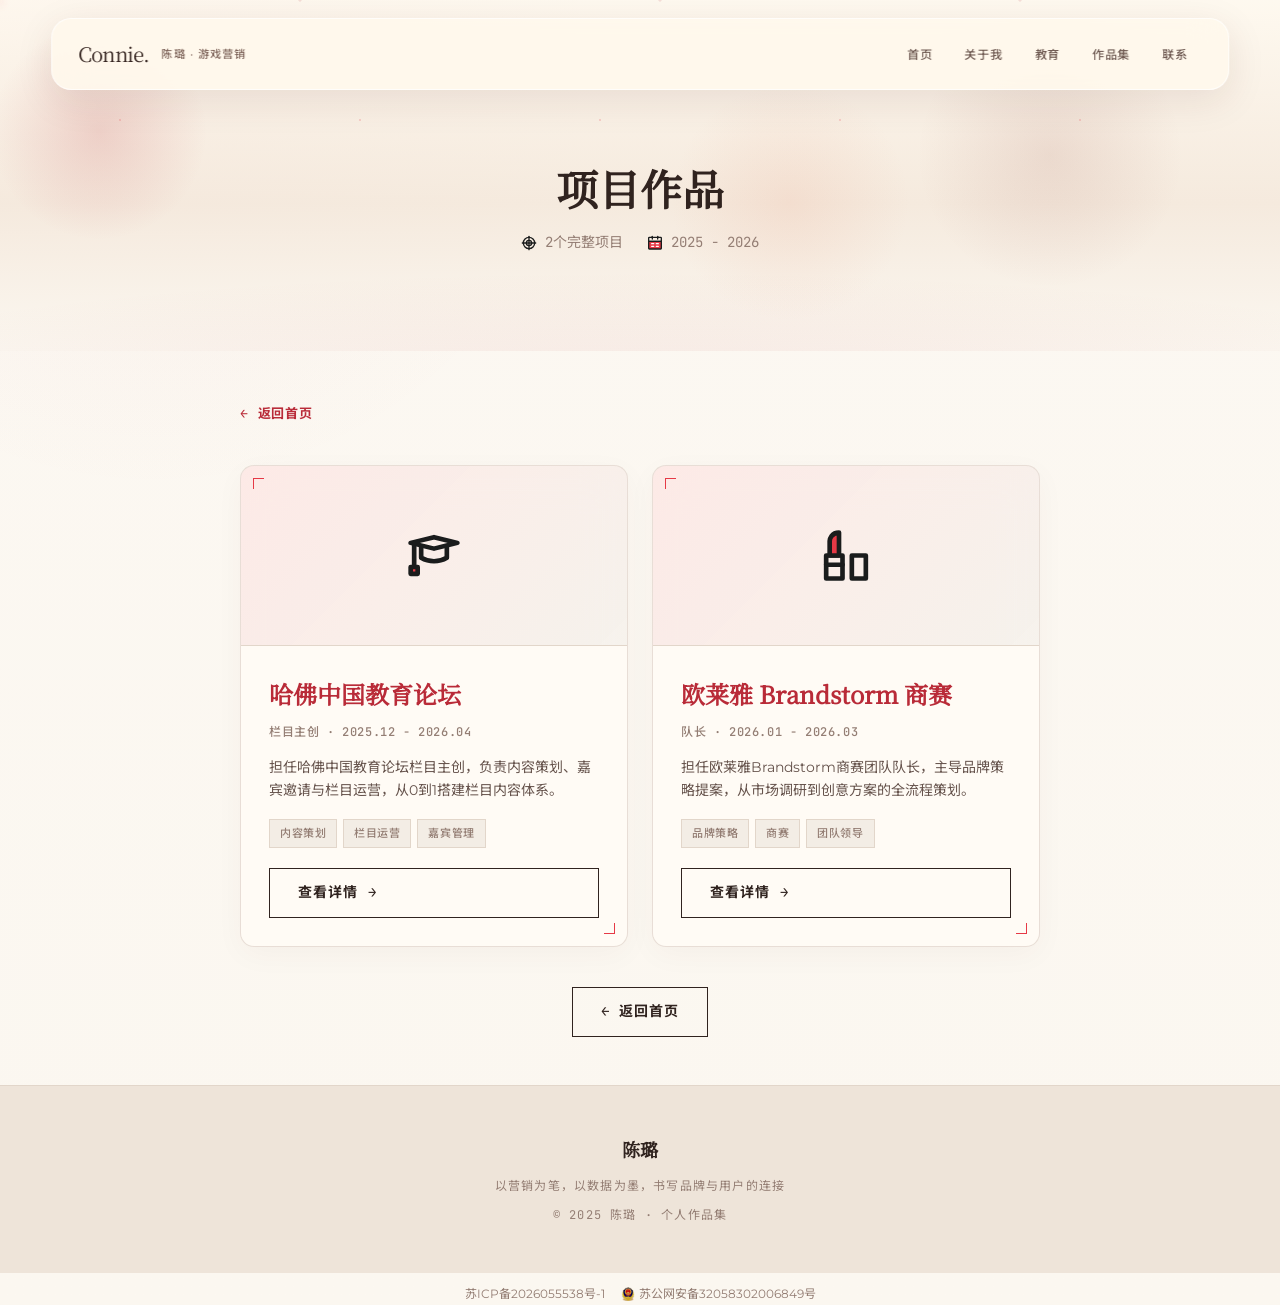
<file: projects.html>
<!DOCTYPE html>
<html lang="zh-CN">
<head>
    <meta charset="UTF-8">
    <meta name="viewport" content="width=device-width, initial-scale=1.0">
    <title>项目作品 · 陈璐</title>
    <link rel="stylesheet" href="style.css">
</head>
<body>

    <nav class="nav">
        <div class="nav-container">
            <a href="index.html" class="nav-logo"><strong>Connie.</strong><span>陈璐 · 游戏营销</span></a>
            <ul class="nav-links" id="navLinks">
                <li><a href="index.html">首页</a></li>
                <li><a href="index.html#profile">关于我</a></li>
                <li><a href="index.html#education">教育</a></li>
                <li><a href="index.html#portfolio">作品集</a></li>
                <li><a href="index.html#contact">联系</a></li>
            </ul>
            <div class="nav-hamburger" id="navToggle" onclick="toggleNav()">
                <span></span><span></span><span></span>
            </div>
        </div>
    </nav>

    <section class="detail-hero">
        <div class="detail-hero-bg"></div>
        <div class="detail-hero-content">
            <h1 class="section-title">项目作品</h1>
            <div class="detail-meta">
                <span><img class="ip-icon" src="assets/icons/target-two.svg" alt=""> 2个完整项目</span>
                <span><img class="ip-icon" src="assets/icons/calendar.svg" alt=""> 2025 - 2026</span>
            </div>
        </div>
    </section>

    <section class="detail-section">
        <div class="detail-content">
            <a href="index.html" class="back-link">← 返回首页</a>
            <div class="portfolio-grid" style="margin-bottom: 40px;">
                <div class="card portfolio-card reveal">
                    <div class="portfolio-cover"><img class="ip-icon" src="assets/icons/bachelor-cap.svg" alt=""></div>
                    <div class="portfolio-body">
                        <h3 class="card-title">哈佛中国教育论坛</h3>
                        <p class="card-subtitle">栏目主创 · 2025.12 - 2026.04</p>
                        <p class="card-desc">担任哈佛中国教育论坛栏目主创，负责内容策划、嘉宾邀请与栏目运营，从0到1搭建栏目内容体系。</p>
                        <div class="portfolio-tags">
                            <span class="portfolio-tag">内容策划</span>
                            <span class="portfolio-tag">栏目运营</span>
                            <span class="portfolio-tag">嘉宾管理</span>
                        </div>
                        <a href="project-harvard.html" class="btn btn-outline">查看详情 →</a>
                    </div>
                </div>
                <div class="card portfolio-card reveal">
                    <div class="portfolio-cover"><img class="ip-icon" src="assets/icons/lipstick.svg" alt=""></div>
                    <div class="portfolio-body">
                        <h3 class="card-title">欧莱雅 Brandstorm 商赛</h3>
                        <p class="card-subtitle">队长 · 2026.01 - 2026.03</p>
                        <p class="card-desc">担任欧莱雅Brandstorm商赛团队队长，主导品牌策略提案，从市场调研到创意方案的全流程策划。</p>
                        <div class="portfolio-tags">
                            <span class="portfolio-tag">品牌策略</span>
                            <span class="portfolio-tag">商赛</span>
                            <span class="portfolio-tag">团队领导</span>
                        </div>
                        <a href="project-loreal.html" class="btn btn-outline">查看详情 →</a>
                    </div>
                </div>
            </div>
            <div class="btn-center">
                <a href="index.html" class="btn btn-outline">← 返回首页</a>
            </div>
        </div>
    </section>

    <footer class="footer">
        <div class="footer-brand">陈璐</div>
        <p>以营销为笔，以数据为墨，书写品牌与用户的连接</p>
        <p style="margin-top: 8px; font-size: 12px; color: var(--text-muted);">© 2025 陈璐 · 个人作品集</p>
    </footer>

    <script>
        function toggleNav() {
            const navLinks = document.getElementById('navLinks');
            navLinks.classList.toggle('active');
        }
        document.querySelectorAll('.nav-links a').forEach(link => {
            link.addEventListener('click', () => {
                document.getElementById('navLinks').classList.remove('active');
            });
        });
        const reveals = document.querySelectorAll('.reveal');
        function checkReveal() {
            const trigger = window.innerHeight * 0.85;
            reveals.forEach(el => {
                const top = el.getBoundingClientRect().top;
                if (top < trigger) { el.classList.add('visible'); }
            });
        }
        window.addEventListener('scroll', checkReveal);
        checkReveal();
    </script>
    <script src="page-toc.js" defer></script>
    <script src="cursor.js" defer></script>
<script src="interactions.js?v=20260915" defer></script>
</body>
</html>
</file>
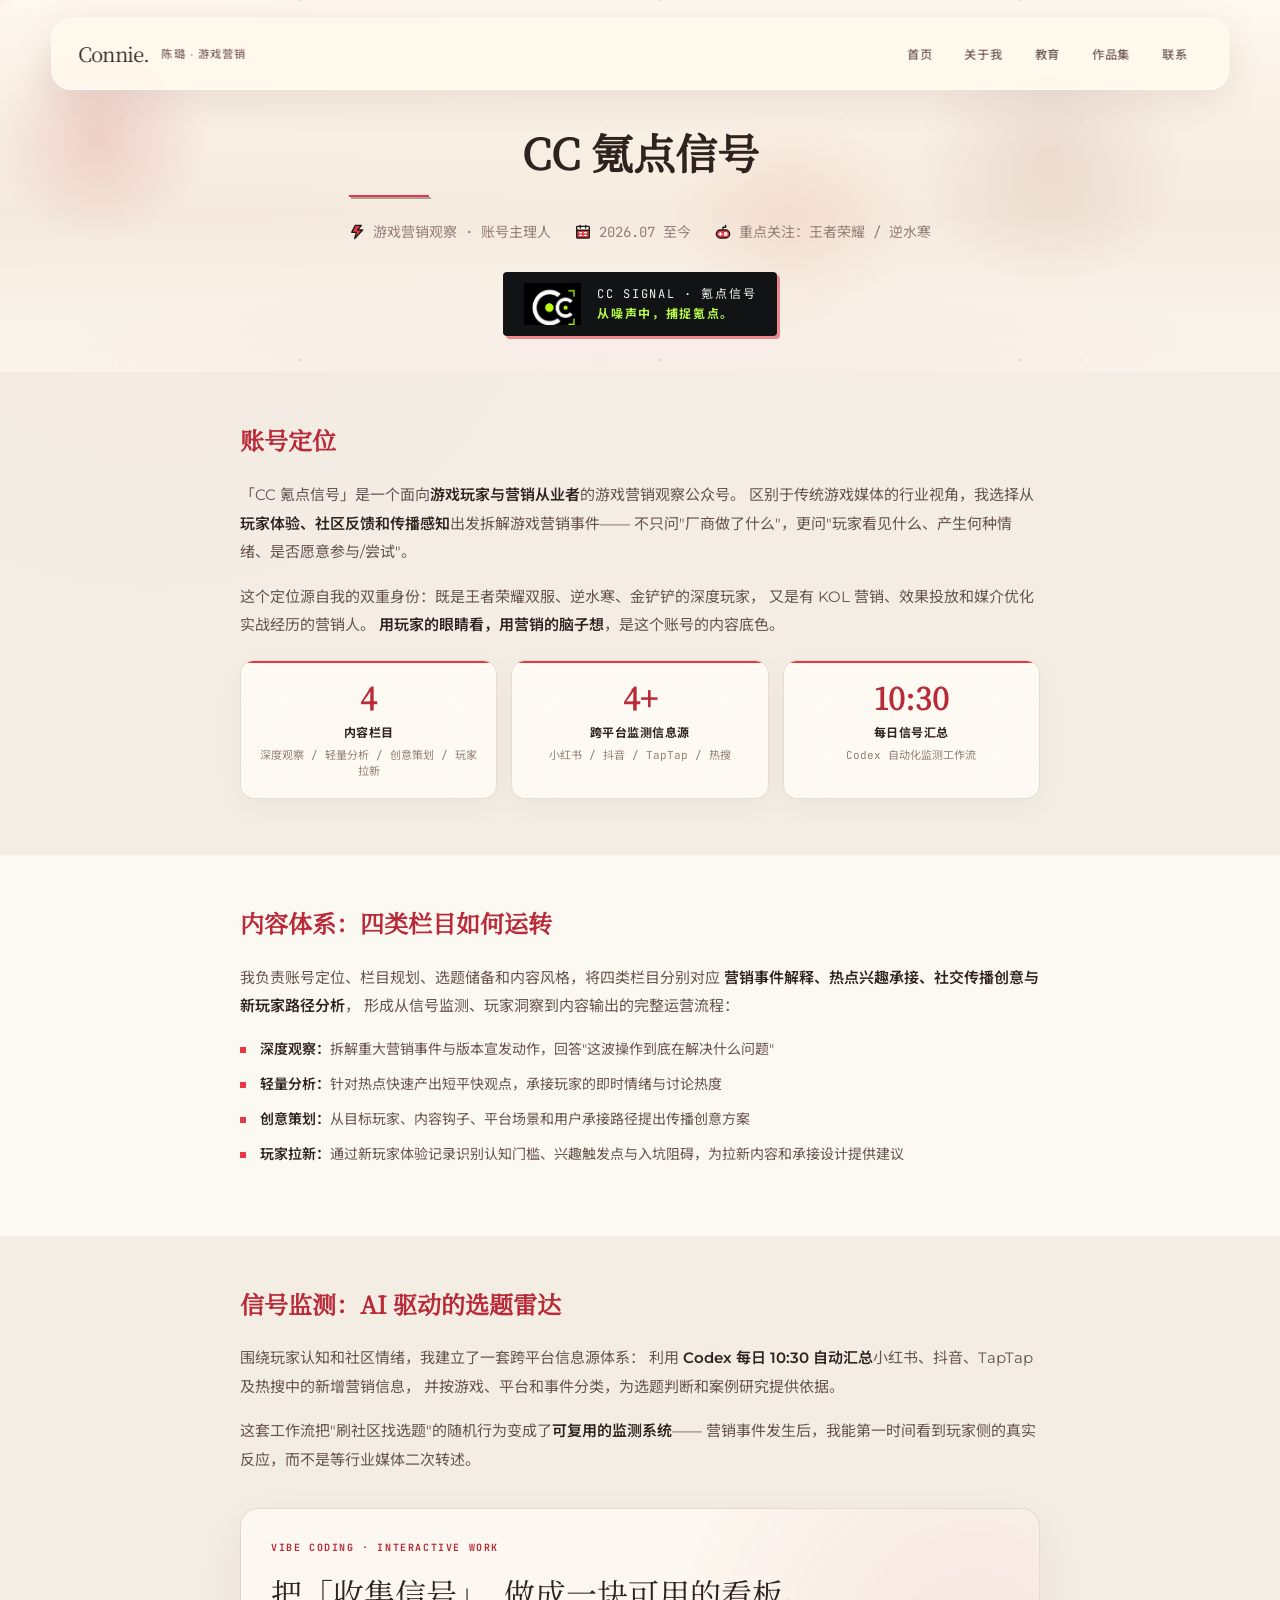
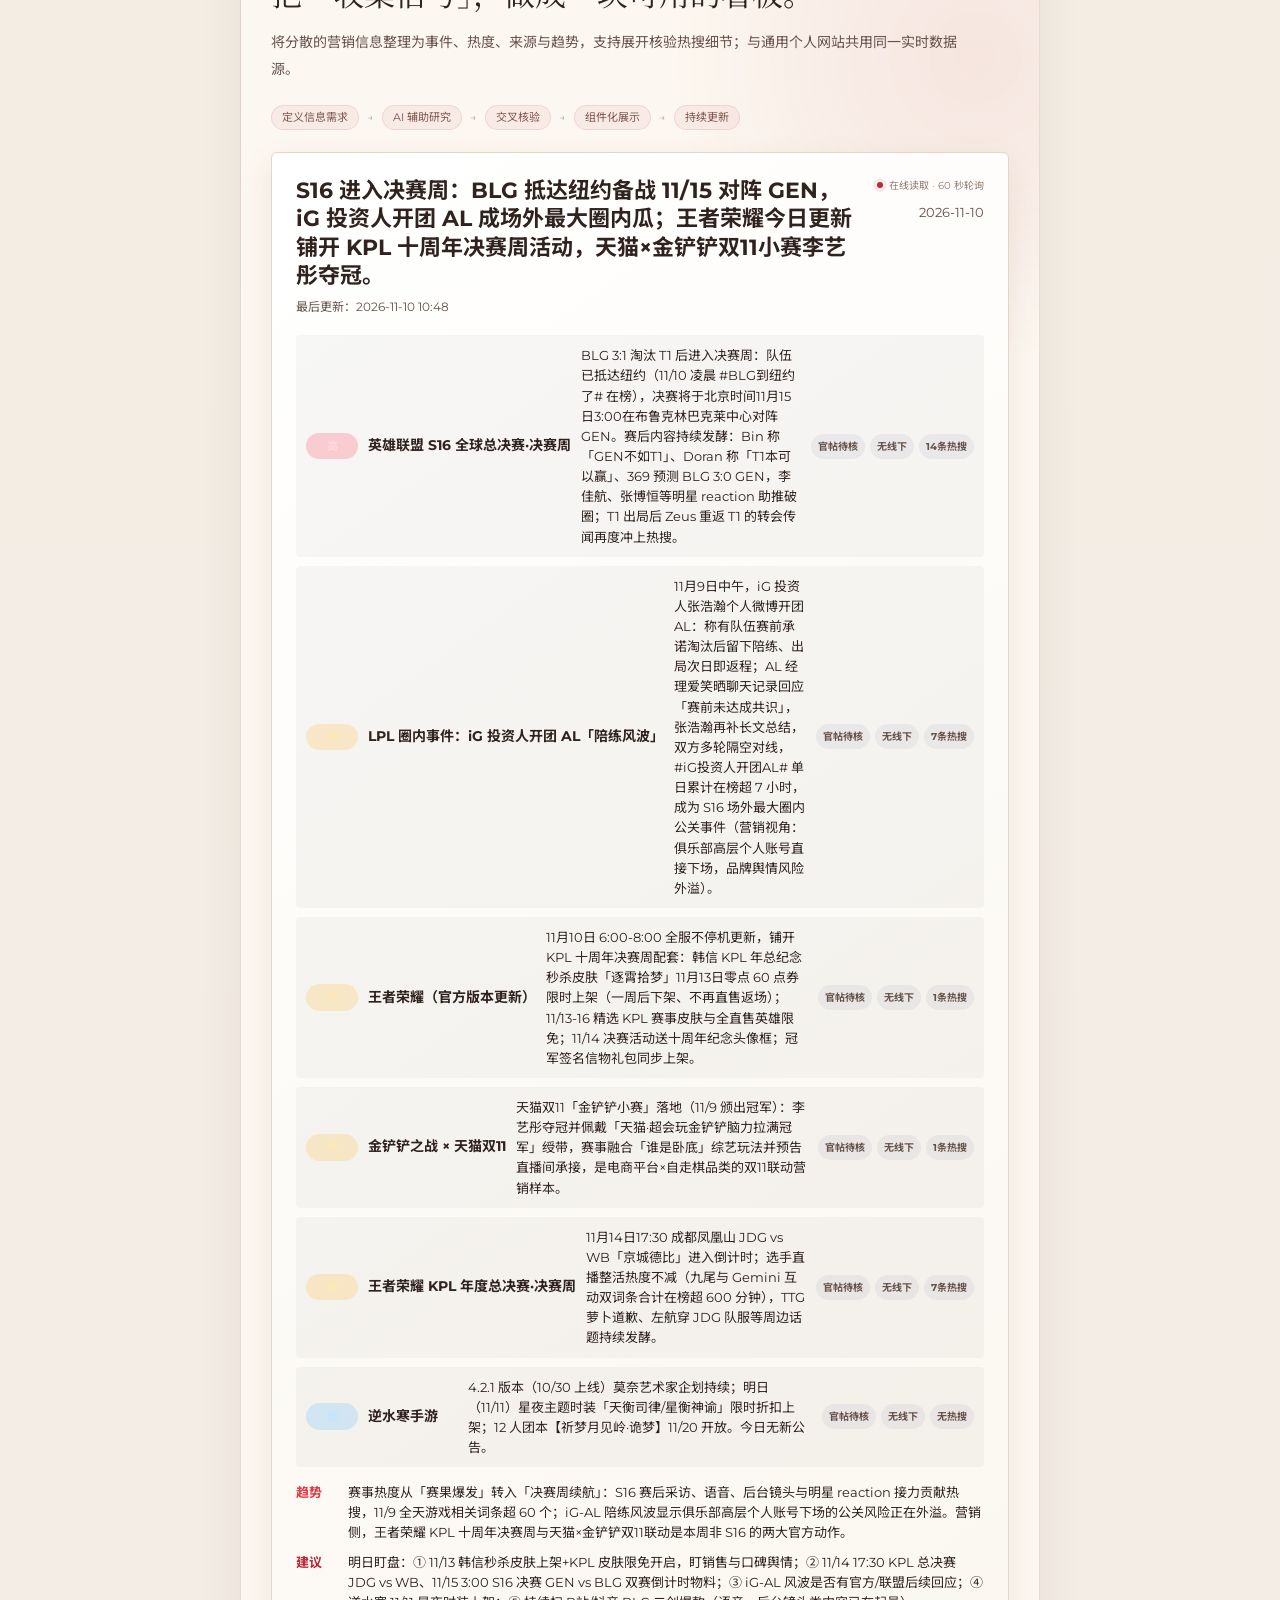
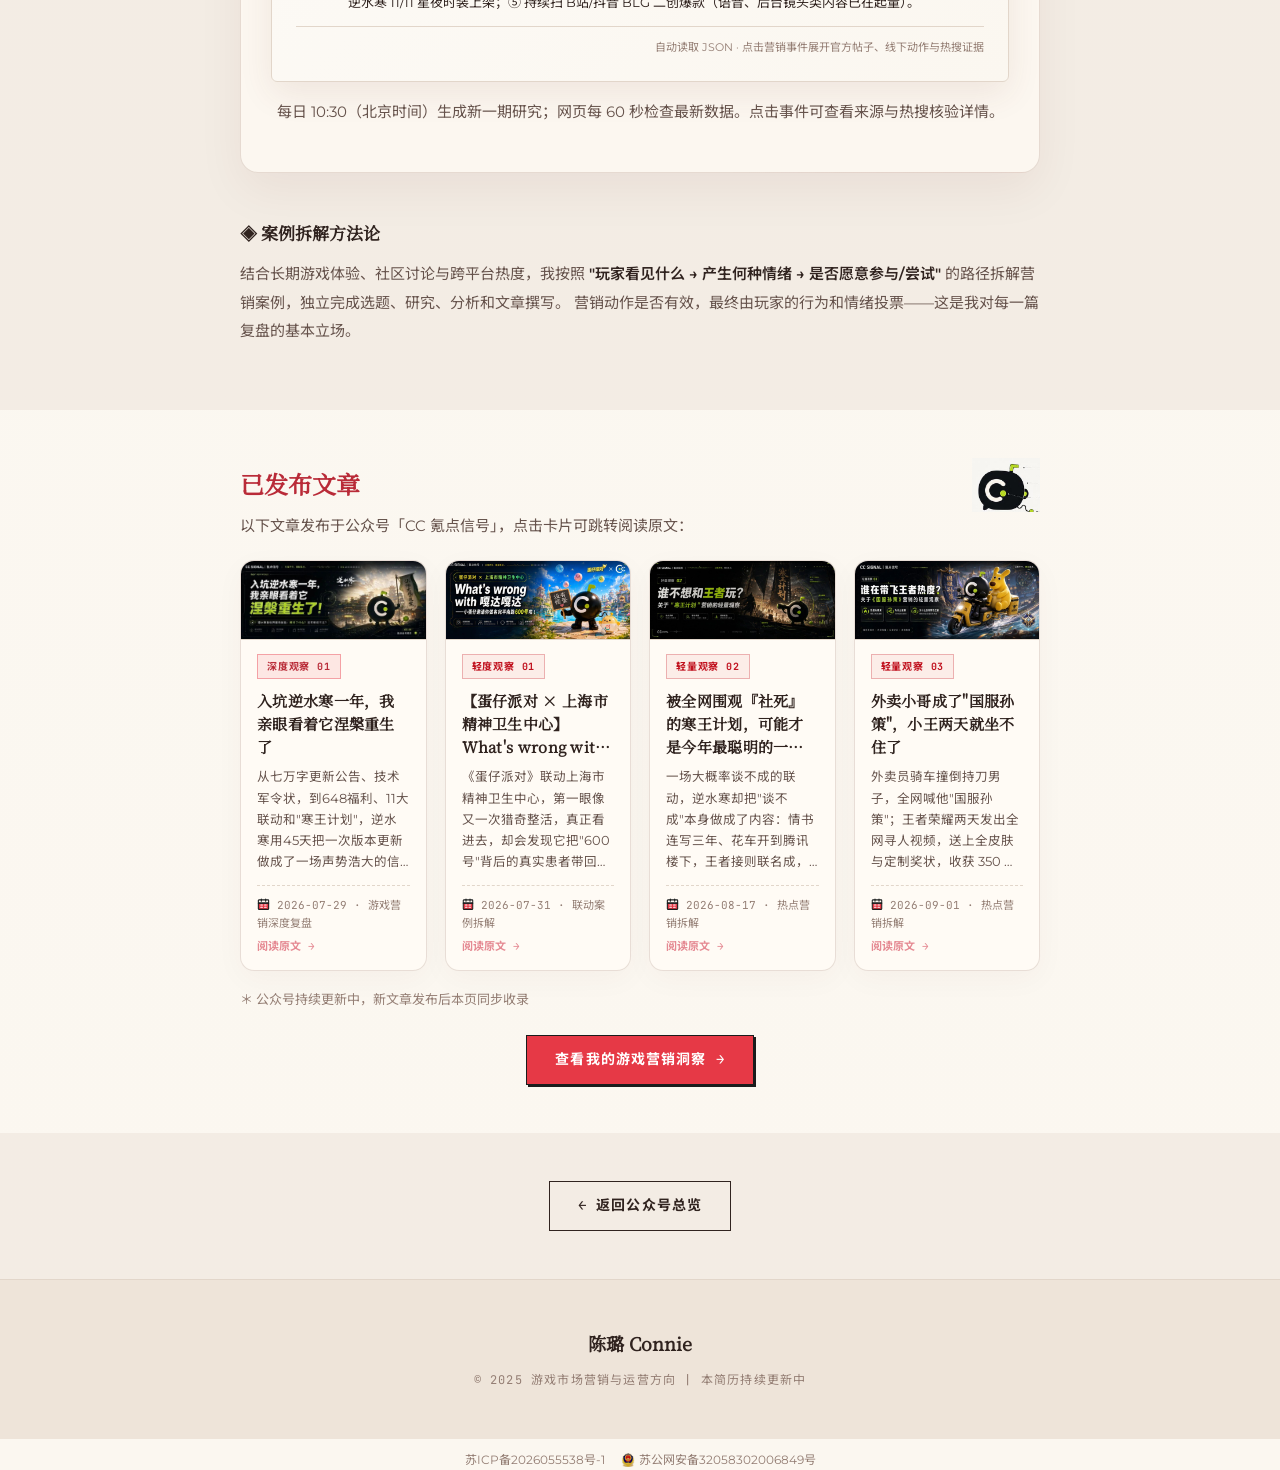
<file: wechat-1.html>
<!DOCTYPE html>
<html lang="zh-CN">
<head>
<meta charset="UTF-8">
<meta name="viewport" content="width=device-width, initial-scale=1.0">
<title>CC 氪点信号 · 游戏营销观察 | 陈璐</title>
<link rel="stylesheet" href="style.css">
</head>
<body>
<nav class="nav">
    <div class="nav-container">
            <a href="index.html" class="nav-logo"><strong>Connie.</strong><span>陈璐 · 游戏营销</span></a>
        <ul class="nav-links" id="navLinks">
            <li><a href="index.html">首页</a></li>
            <li><a href="index.html#profile">关于我</a></li>
            <li><a href="index.html#education">教育</a></li>
            <li><a href="index.html#portfolio">作品集</a></li>
            <li><a href="index.html#contact">联系</a></li>
        </ul>
        <div class="nav-hamburger" id="navHamburger"><span></span><span></span><span></span></div>
    </div>
</nav>

<!-- Detail Hero -->
<section class="detail-hero">
    <div class="detail-hero-bg"></div>
    <div class="detail-hero-content">
        <h1 class="section-title">CC 氪点信号</h1>
        <div class="hero-divider"></div>
        <div class="detail-meta">
            <span><img class="ip-icon" src="assets/icons/lightning.svg" alt=""> 游戏营销观察 · 账号主理人</span>
            <span><img class="ip-icon" src="assets/icons/calendar.svg" alt=""> 2026.07 至今</span>
            <span><img class="ip-icon" src="assets/icons/game-handle.svg" alt=""> 重点关注：王者荣耀 / 逆水寒</span>
        </div>
        <div class="brand-strip">
            <img class="brand-logo" src="assets/cc-signal/cc-signal-mark.png" alt="CC SIGNAL 氪点信号标志">
            <div class="brand-slogan">CC SIGNAL · 氪点信号<br><b>从噪声中，捕捉氪点。</b></div>
        </div>
    </div>
</section>

<!-- 账号定位 -->
<section class="detail-section detail-section-alt">
    <div class="detail-content reveal">
        <h3>账号定位</h3>
        <p>
            「CC 氪点信号」是一个面向<strong>游戏玩家与营销从业者</strong>的游戏营销观察公众号。
            区别于传统游戏媒体的行业视角，我选择从<strong>玩家体验、社区反馈和传播感知</strong>出发拆解游戏营销事件——
            不只问"厂商做了什么"，更问"玩家看见什么、产生何种情绪、是否愿意参与/尝试"。
        </p>
        <p>
            这个定位源自我的双重身份：既是王者荣耀双服、逆水寒、金铲铲的深度玩家，
            又是有 KOL 营销、效果投放和媒介优化实战经历的营销人。
            <strong>用玩家的眼睛看，用营销的脑子想</strong>，是这个账号的内容底色。
        </p>
        <div class="metric-row">
            <div class="metric-card">
                <div class="metric-num">4</div>
                <div class="metric-label">内容栏目</div>
                <div class="metric-note">深度观察 / 轻量分析 / 创意策划 / 玩家拉新</div>
            </div>
            <div class="metric-card">
                <div class="metric-num">4+</div>
                <div class="metric-label">跨平台监测信息源</div>
                <div class="metric-note">小红书 / 抖音 / TapTap / 热搜</div>
            </div>
            <div class="metric-card">
                <div class="metric-num">10:30</div>
                <div class="metric-label">每日信号汇总</div>
                <div class="metric-note">Codex 自动化监测工作流</div>
            </div>
        </div>
    </div>
</section>

<!-- 内容体系 -->
<section class="detail-section">
    <div class="detail-content reveal">
        <h3>内容体系：四类栏目如何运转</h3>
        <p>
            我负责账号定位、栏目规划、选题储备和内容风格，将四类栏目分别对应
            <strong>营销事件解释、热点兴趣承接、社交传播创意与新玩家路径分析</strong>，
            形成从信号监测、玩家洞察到内容输出的完整运营流程：
        </p>
        <ul>
            <li><strong>深度观察：</strong>拆解重大营销事件与版本宣发动作，回答"这波操作到底在解决什么问题"</li>
            <li><strong>轻量分析：</strong>针对热点快速产出短平快观点，承接玩家的即时情绪与讨论热度</li>
            <li><strong>创意策划：</strong>从目标玩家、内容钩子、平台场景和用户承接路径提出传播创意方案</li>
            <li><strong>玩家拉新：</strong>通过新玩家体验记录识别认知门槛、兴趣触发点与入坑阻碍，为拉新内容和承接设计提供建议</li>
        </ul>
    </div>
</section>

<!-- 工作流 -->
<section class="detail-section detail-section-alt">
    <div class="detail-content reveal">
        <h3>信号监测：AI 驱动的选题雷达</h3>
        <p>
            围绕玩家认知和社区情绪，我建立了一套跨平台信息源体系：
            利用 <strong>Codex 每日 10:30 自动汇总</strong>小红书、抖音、TapTap 及热搜中的新增营销信息，
            并按游戏、平台和事件分类，为选题判断和案例研究提供依据。
        </p>
        <p>
            这套工作流把"刷社区找选题"的随机行为变成了<strong>可复用的监测系统</strong>——
            营销事件发生后，我能第一时间看到玩家侧的真实反应，而不是等行业媒体二次转述。
        </p>

        <section class="dashboard-work" aria-labelledby="dashboard-work-title">
            <div class="dashboard-work-head">
                <span class="dashboard-eyebrow">VIBE CODING · INTERACTIVE WORK</span>
                <h4 id="dashboard-work-title">把「收集信号」，做成一块可用的看板。</h4>
                <p>将分散的营销信息整理为事件、热度、来源与趋势，支持展开核验热搜细节；与通用个人网站共用同一实时数据源。</p>
            </div>
            <div class="build-flow" aria-label="看板工作流">
                <span>定义信息需求</span><i>→</i><span>AI 辅助研究</span><i>→</i><span>交叉核验</span><i>→</i><span>组件化展示</span><i>→</i><span>持续更新</span>
            </div>
            <game-marketing-dashboard data-url="/data/game-marketing-dashboard.json" refresh-ms="60000"></game-marketing-dashboard>
            <p class="dashboard-caption">每日 10:30（北京时间）生成新一期研究；网页每 60 秒检查最新数据。点击事件可查看来源与热搜核验详情。</p>
            <script type="module" src="assets/game-marketing/game-marketing-dashboard.js"></script>
        </section>

        <h4>◈ 案例拆解方法论</h4>
        <p>
            结合长期游戏体验、社区讨论与跨平台热度，我按照
            <strong>"玩家看见什么 → 产生何种情绪 → 是否愿意参与/尝试"</strong>
            的路径拆解营销案例，独立完成选题、研究、分析和文章撰写。
            营销动作是否有效，最终由玩家的行为和情绪投票——这是我对每一篇复盘的基本立场。
        </p>
    </div>
</section>

<!-- 已发布文章 -->
<section class="detail-section">
    <div class="detail-content reveal">
        <div class="article-head">
            <h3 style="margin-bottom: 0;">已发布文章</h3>
            <img class="mascot-inline" src="assets/cc-signal/mascot-core.png" alt="氪点信号精灵 CC-01">
        </div>
        <p>以下文章发布于公众号「CC 氪点信号」，点击卡片可跳转阅读原文：</p>
        <div class="article-list">
            <a class="article-card" href="https://mp.weixin.qq.com/s/5nQPpFKgZ7idFSe-srqXCQ" target="_blank" rel="noopener">
                <img class="article-cover" src="assets/covers/cc-nishui.jpg" alt="逆水寒新世界营销复盘封面">
                <span class="article-badge">深度观察 01</span>
                <h4>入坑逆水寒一年，我亲眼看着它涅槃重生了</h4>
                <p>从七万字更新公告、技术军令状，到648福利、11大联动和"寒王计划"，逆水寒用45天把一次版本更新做成了一场声势浩大的信任重建。本文聊聊"新世界"营销做对了什么、如何重新拉近与玩家的距离，开服后的交子争议又留下了哪些尚未回答的问题。</p>
                <div class="article-meta"><span><img class="ip-icon" src="assets/icons/calendar.svg" alt=""> 2026-07-29 · 游戏营销深度复盘</span><span class="article-jump">阅读原文 →</span></div>
            </a>
            <a class="article-card" href="https://mp.weixin.qq.com/s/G4Edee1qDyKO-rp6JNM26A" target="_blank" rel="noopener">
                <img class="article-cover" src="assets/covers/cc-danzai.jpg" alt="蛋仔派对联动上海市精神卫生中心复盘封面">
                <span class="article-badge article-badge-red">轻度观察 01</span>
                <h4>【蛋仔派对 × 上海市精神卫生中心】What's wrong with 嘎达嘎达</h4>
                <p>《蛋仔派对》联动上海市精神卫生中心，第一眼像又一次猎奇整活，真正看进去，却会发现它把"600号"背后的真实患者带回了视野。拆解这场联动如何借游戏语言谈论心理健康、刷新品牌认知，也反思我们为何总把疾病变成玩笑。</p>
                <div class="article-meta"><span><img class="ip-icon" src="assets/icons/calendar.svg" alt=""> 2026-07-31 · 联动案例拆解</span><span class="article-jump">阅读原文 →</span></div>
            </a>
            <a class="article-card" href="https://mp.weixin.qq.com/s/eTybTaqRdIVxIFHztjG8Tw" target="_blank" rel="noopener">
                <img class="article-cover" src="assets/covers/hanwang-shesi.jpg" alt="寒王计划社死营销复盘封面">
                <span class="article-badge article-badge-red">轻量观察 02</span>
                <h4>被全网围观『社死』的寒王计划，可能才是今年最聪明的一次营销</h4>
                <p>一场大概率谈不成的联动，逆水寒却把"谈不成"本身做成了内容：情书连写三年、花车开到腾讯楼下，王者接则联名成，不接则话题成。拆解寒王计划如何把商务结果的不确定性，改造成传播结果的确定性。</p>
                <div class="article-meta"><span><img class="ip-icon" src="assets/icons/calendar.svg" alt=""> 2026-08-17 · 热点营销拆解</span><span class="article-jump">阅读原文 →</span></div>
            </a>
            <a class="article-card" href="https://mp.weixin.qq.com/s/FqJhoBoZFNnhJJYxBZ-jFw" target="_blank" rel="noopener">
                <img class="article-cover" src="assets/covers/sunce-waimai.jpg" alt="国服孙策外卖员热点营销复盘封面">
                <span class="article-badge article-badge-red">轻量观察 03</span>
                <h4>外卖小哥成了"国服孙策"，小王两天就坐不住了</h4>
                <p>外卖员骑车撞倒持刀男子，全网喊他"国服孙策"；王者荣耀两天发出全网寻人视频，送上全皮肤与定制奖状，收获 350 万点赞。拆解这波近乎零边际成本的虚拟资产营销，以及品牌善意营销里"懂事的配角"姿态。</p>
                <div class="article-meta"><span><img class="ip-icon" src="assets/icons/calendar.svg" alt=""> 2026-09-01 · 热点营销拆解</span><span class="article-jump">阅读原文 →</span></div>
            </a>
        </div>
        <p style="font-size: 13px; color: var(--text-muted); margin-top: 16px;">＊ 公众号持续更新中，新文章发布后本页同步收录</p>
        <div class="btn-center" style="margin-top: 24px;">
            <a href="gaming-insight.html" class="btn btn-primary">查看我的游戏营销洞察 →</a>
        </div>
    </div>
</section>

<!-- Back -->
<section class="detail-section detail-section-alt" style="text-align: center;">
    <a href="wechat.html" class="btn btn-outline">← 返回公众号总览</a>
</section>

<footer class="footer"><div class="footer-brand">陈璐 Connie</div><p>© 2025 游戏市场营销与运营方向 | 本简历持续更新中</p></footer>
<script>
const navHamburger = document.getElementById('navHamburger');
const navLinks = document.getElementById('navLinks');
if(navHamburger) navHamburger.addEventListener('click', () => navLinks.classList.toggle('active'));
document.querySelectorAll('.nav-links a').forEach(link => {
    link.addEventListener('click', () => navLinks.classList.remove('active'));
});
const revealElements = document.querySelectorAll('.reveal');
const revealObserver = new IntersectionObserver((entries) => { entries.forEach(entry => { if(entry.isIntersecting) entry.target.classList.add('visible'); }); }, { threshold: 0.1, rootMargin: '0px 0px -60px 0px' });
revealElements.forEach(el => revealObserver.observe(el));
</script>
<script src="page-toc.js" defer></script>
<script src="cursor.js" defer></script>
<script src="interactions.js?v=20260915" defer></script>
</body>
</html>
</file>
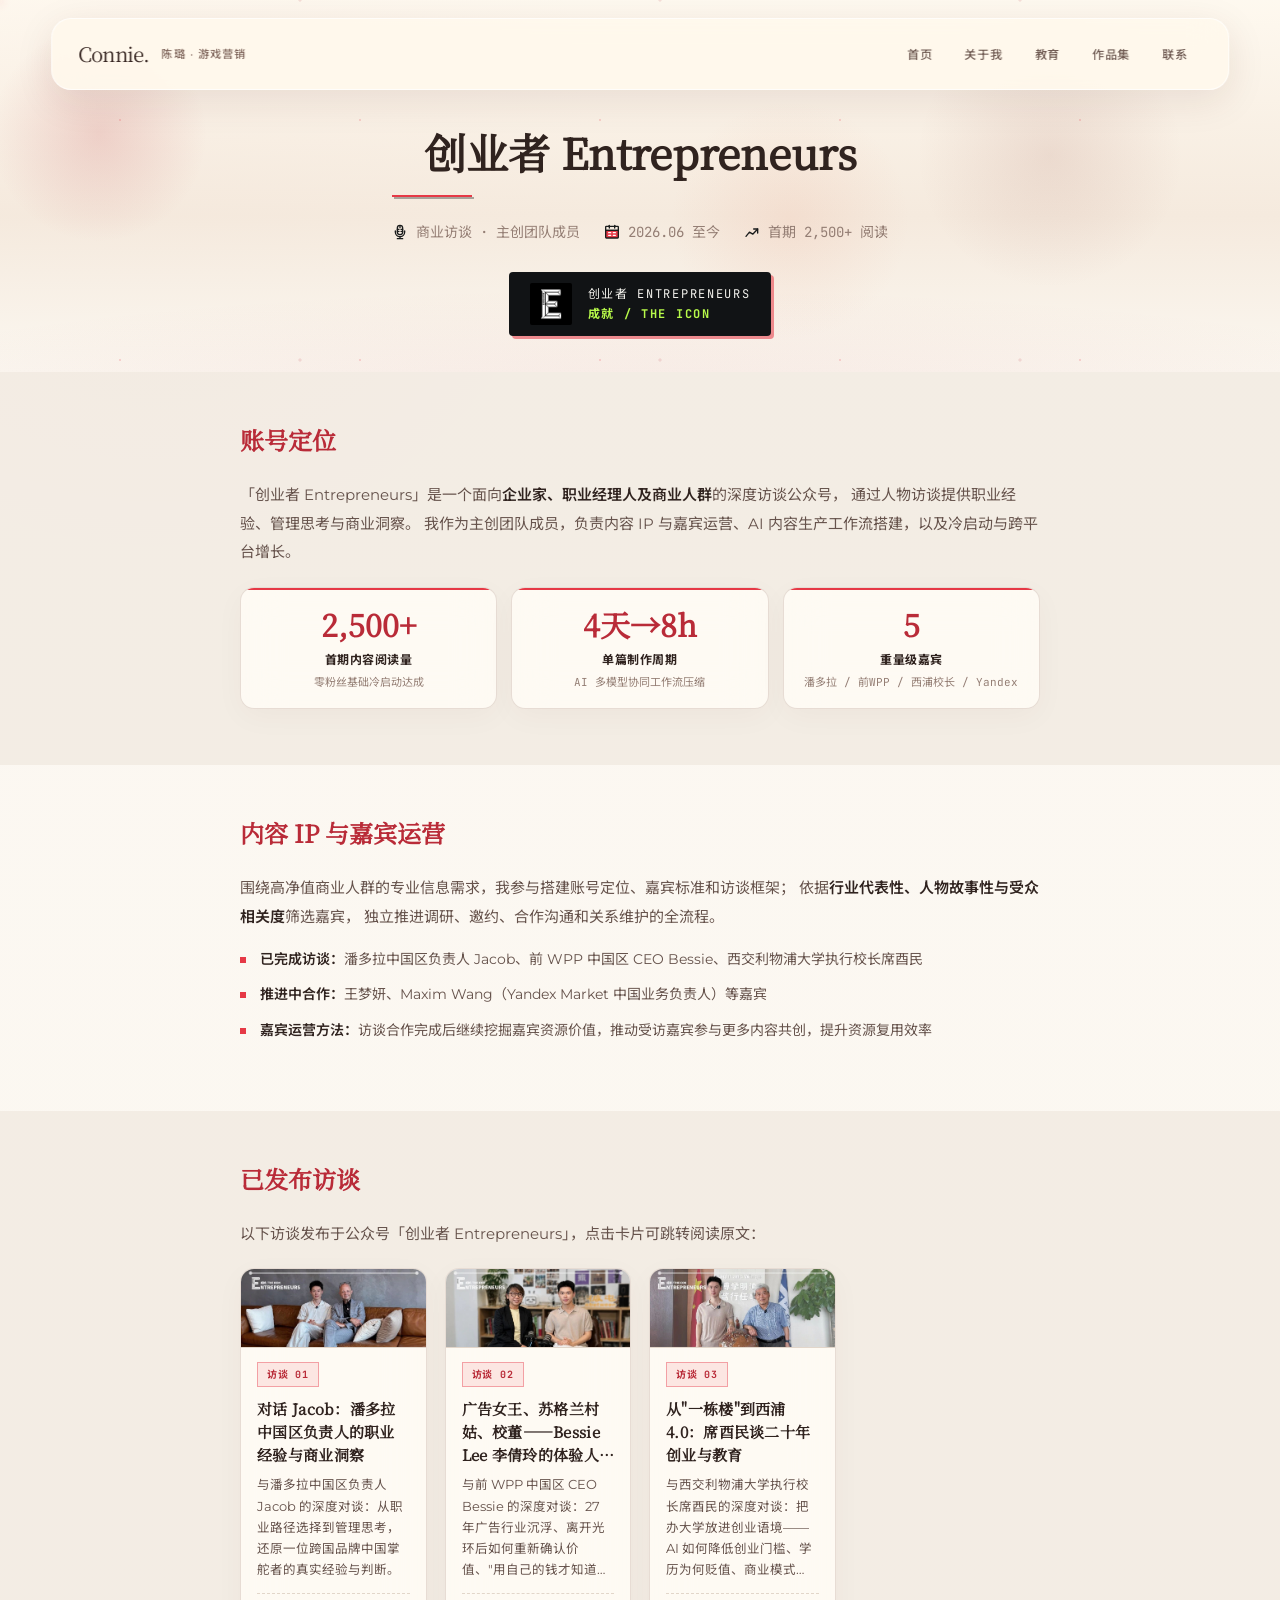
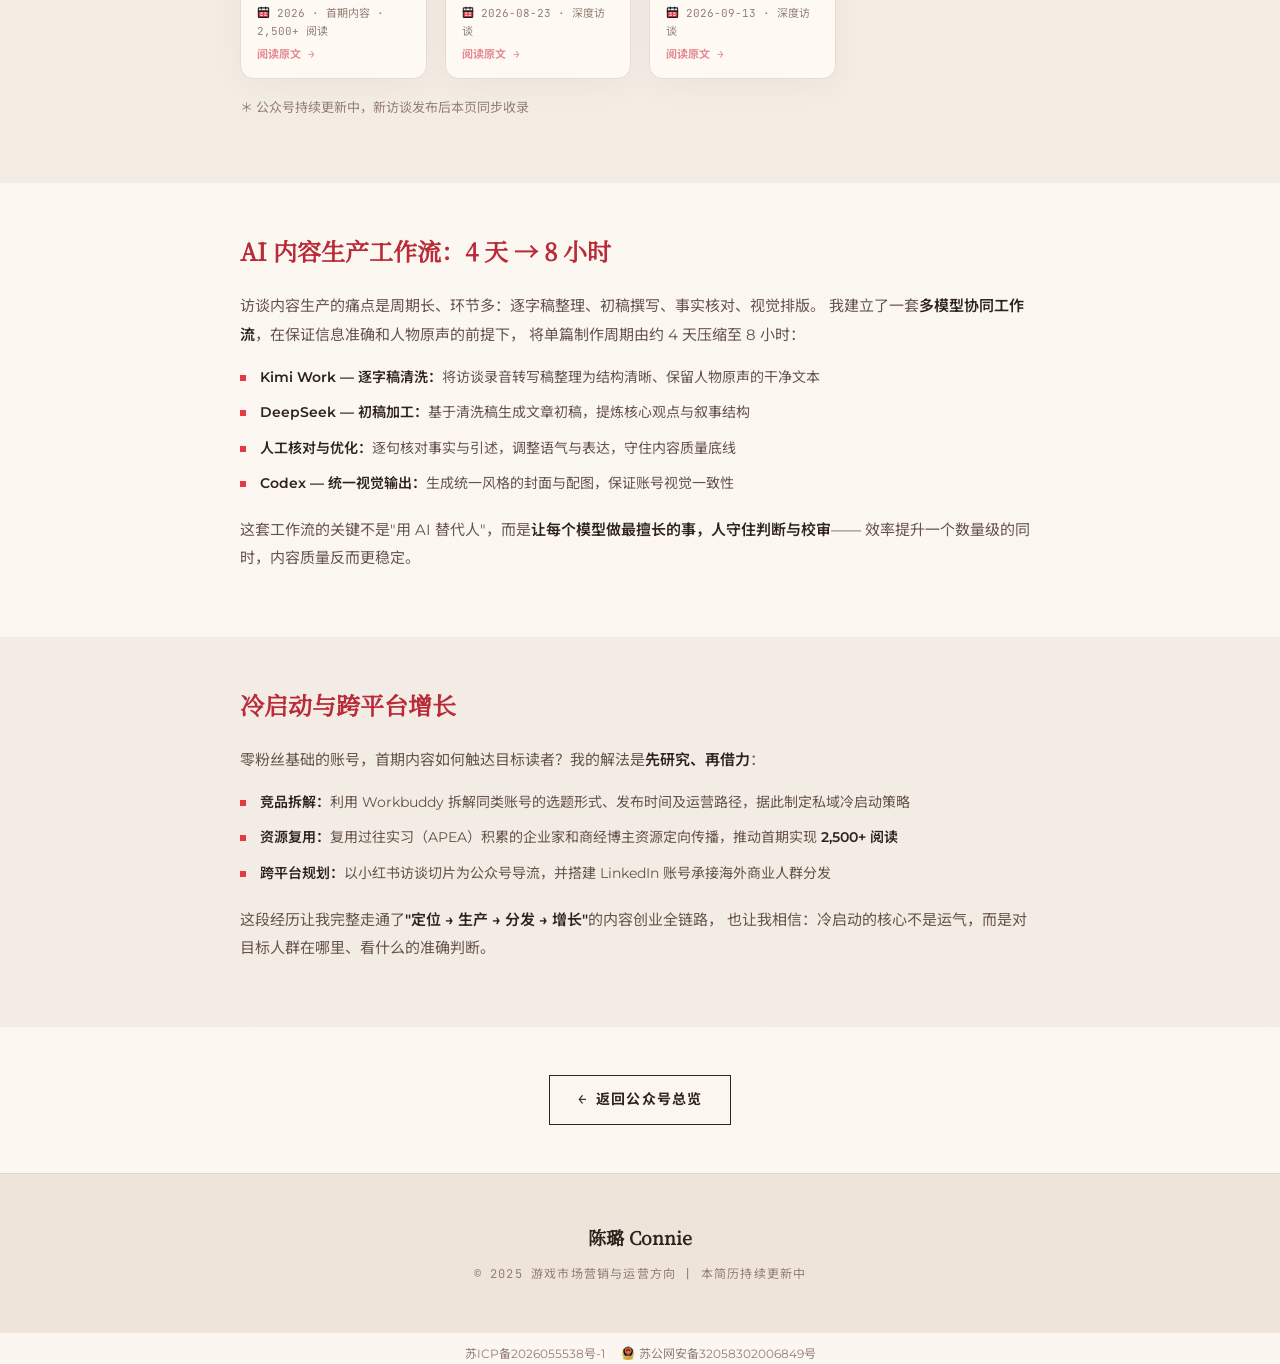
<file: wechat-2.html>
<!DOCTYPE html>
<html lang="zh-CN">
<head>
<meta charset="UTF-8">
<meta name="viewport" content="width=device-width, initial-scale=1.0">
<title>创业者 Entrepreneurs · 商业访谈 | 陈璐</title>
<link rel="stylesheet" href="style.css">
</head>
<body>
<nav class="nav">
    <div class="nav-container">
            <a href="index.html" class="nav-logo"><strong>Connie.</strong><span>陈璐 · 游戏营销</span></a>
        <ul class="nav-links" id="navLinks">
            <li><a href="index.html">首页</a></li>
            <li><a href="index.html#profile">关于我</a></li>
            <li><a href="index.html#education">教育</a></li>
            <li><a href="index.html#portfolio">作品集</a></li>
            <li><a href="index.html#contact">联系</a></li>
        </ul>
        <div class="nav-hamburger" id="navHamburger"><span></span><span></span><span></span></div>
    </div>
</nav>

<!-- Detail Hero -->
<section class="detail-hero">
    <div class="detail-hero-bg"></div>
    <div class="detail-hero-content">
        <h1 class="section-title">创业者 Entrepreneurs</h1>
        <div class="hero-divider"></div>
        <div class="detail-meta">
            <span><img class="ip-icon" src="assets/icons/microphone.svg" alt=""> 商业访谈 · 主创团队成员</span>
            <span><img class="ip-icon" src="assets/icons/calendar.svg" alt=""> 2026.06 至今</span>
            <span><img class="ip-icon" src="assets/icons/trending-up.svg" alt=""> 首期 2,500+ 阅读</span>
        </div>
        <div class="brand-strip">
            <img class="brand-logo" src="assets/cc-signal/entrepreneurs-logo.jpg" alt="创业者 Entrepreneurs 标志" style="border-radius: 2px;">
            <div class="brand-slogan">创业者 ENTREPRENEURS<br><b>成就 / THE ICON</b></div>
        </div>
    </div>
</section>

<!-- 账号定位 -->
<section class="detail-section detail-section-alt">
    <div class="detail-content reveal">
        <h3>账号定位</h3>
        <p>
            「创业者 Entrepreneurs」是一个面向<strong>企业家、职业经理人及商业人群</strong>的深度访谈公众号，
            通过人物访谈提供职业经验、管理思考与商业洞察。
            我作为主创团队成员，负责内容 IP 与嘉宾运营、AI 内容生产工作流搭建，以及冷启动与跨平台增长。
        </p>
        <div class="metric-row">
            <div class="metric-card">
                <div class="metric-num">2,500+</div>
                <div class="metric-label">首期内容阅读量</div>
                <div class="metric-note">零粉丝基础冷启动达成</div>
            </div>
            <div class="metric-card">
                <div class="metric-num">4天→8h</div>
                <div class="metric-label">单篇制作周期</div>
                <div class="metric-note">AI 多模型协同工作流压缩</div>
            </div>
            <div class="metric-card">
                <div class="metric-num">5</div>
                <div class="metric-label">重量级嘉宾</div>
                <div class="metric-note">潘多拉 / 前WPP / 西浦校长 / Yandex</div>
            </div>
        </div>
    </div>
</section>

<!-- 嘉宾与内容 IP -->
<section class="detail-section">
    <div class="detail-content reveal">
        <h3>内容 IP 与嘉宾运营</h3>
        <p>
            围绕高净值商业人群的专业信息需求，我参与搭建账号定位、嘉宾标准和访谈框架；
            依据<strong>行业代表性、人物故事性与受众相关度</strong>筛选嘉宾，
            独立推进调研、邀约、合作沟通和关系维护的全流程。
        </p>
        <ul>
            <li><strong>已完成访谈：</strong>潘多拉中国区负责人 Jacob、前 WPP 中国区 CEO Bessie、西交利物浦大学执行校长席酉民</li>
            <li><strong>推进中合作：</strong>王梦妍、Maxim Wang（Yandex Market 中国业务负责人）等嘉宾</li>
            <li><strong>嘉宾运营方法：</strong>访谈合作完成后继续挖掘嘉宾资源价值，推动受访嘉宾参与更多内容共创，提升资源复用效率</li>
        </ul>
    </div>
</section>

<!-- 已发布访谈 -->
<section class="detail-section detail-section-alt">
    <div class="detail-content reveal">
        <h3>已发布访谈</h3>
        <p>以下访谈发布于公众号「创业者 Entrepreneurs」，点击卡片可跳转阅读原文：</p>
        <div class="article-list">
            <a class="article-card" href="https://mp.weixin.qq.com/s/jFa_eIoVvbj4fTlHEgZYnA" target="_blank" rel="noopener">
                <img class="article-cover" src="assets/covers/ent-jacob.jpg" alt="对话 Jacob 访谈封面">
                <span class="article-badge">访谈 01</span>
                <h4>对话 Jacob：潘多拉中国区负责人的职业经验与商业洞察</h4>
                <p>与潘多拉中国区负责人 Jacob 的深度对谈：从职业路径选择到管理思考，还原一位跨国品牌中国掌舵者的真实经验与判断。</p>
                <div class="article-meta"><span><img class="ip-icon" src="assets/icons/calendar.svg" alt=""> 2026 · 首期内容 · 2,500+ 阅读</span><span class="article-jump">阅读原文 →</span></div>
            </a>
            <a class="article-card" href="https://mp.weixin.qq.com/s/luCFInXv2CXVcLG2T-6KFg" target="_blank" rel="noopener">
                <img class="article-cover" src="assets/covers/bessie-interview.jpg" alt="对话 Bessie 访谈封面">
                <span class="article-badge">访谈 02</span>
                <h4>广告女王、苏格兰村姑、校董——Bessie Lee 李倩玲的体验人生</h4>
                <p>与前 WPP 中国区 CEO Bessie 的深度对谈：27 年广告行业沉浮、离开光环后如何重新确认价值、"用自己的钱才知道痛"的创业观，以及 AI 时代对营销与创始人 IP 的冷思考。</p>
                <div class="article-meta"><span><img class="ip-icon" src="assets/icons/calendar.svg" alt=""> 2026-08-23 · 深度访谈</span><span class="article-jump">阅读原文 →</span></div>
            </a>
            <a class="article-card" href="https://mp.weixin.qq.com/s/ZpwJqv21ZKwLk9XWkQwOzg" target="_blank" rel="noopener">
                <img class="article-cover" src="assets/covers/xiyoumin-interview.jpg" alt="对话席酉民访谈封面">
                <span class="article-badge">访谈 03</span>
                <h4>从"一栋楼"到西浦4.0：席酉民谈二十年创业与教育</h4>
                <p>与西交利物浦大学执行校长席酉民的深度对谈：把办大学放进创业语境——AI 如何降低创业门槛、学历为何贬值、商业模式与"清零"式战略抉择，以及年轻人如何形成别人拿不走的独特价值。</p>
                <div class="article-meta"><span><img class="ip-icon" src="assets/icons/calendar.svg" alt=""> 2026-09-13 · 深度访谈</span><span class="article-jump">阅读原文 →</span></div>
            </a>
        </div>
        <p style="font-size: 13px; color: var(--text-muted); margin-top: 16px;">＊ 公众号持续更新中，新访谈发布后本页同步收录</p>
    </div>
</section>

<!-- AI 工作流 -->
<section class="detail-section">
    <div class="detail-content reveal">
        <h3>AI 内容生产工作流：4 天 → 8 小时</h3>
        <p>
            访谈内容生产的痛点是周期长、环节多：逐字稿整理、初稿撰写、事实核对、视觉排版。
            我建立了一套<strong>多模型协同工作流</strong>，在保证信息准确和人物原声的前提下，
            将单篇制作周期由约 4 天压缩至 8 小时：
        </p>
        <ul>
            <li><strong>Kimi Work — 逐字稿清洗：</strong>将访谈录音转写稿整理为结构清晰、保留人物原声的干净文本</li>
            <li><strong>DeepSeek — 初稿加工：</strong>基于清洗稿生成文章初稿，提炼核心观点与叙事结构</li>
            <li><strong>人工核对与优化：</strong>逐句核对事实与引述，调整语气与表达，守住内容质量底线</li>
            <li><strong>Codex — 统一视觉输出：</strong>生成统一风格的封面与配图，保证账号视觉一致性</li>
        </ul>
        <p>
            这套工作流的关键不是"用 AI 替代人"，而是<strong>让每个模型做最擅长的事，人守住判断与校审</strong>——
            效率提升一个数量级的同时，内容质量反而更稳定。
        </p>
    </div>
</section>

<!-- 冷启动与增长 -->
<section class="detail-section detail-section-alt">
    <div class="detail-content reveal">
        <h3>冷启动与跨平台增长</h3>
        <p>
            零粉丝基础的账号，首期内容如何触达目标读者？我的解法是<strong>先研究、再借力</strong>：
        </p>
        <ul>
            <li><strong>竞品拆解：</strong>利用 Workbuddy 拆解同类账号的选题形式、发布时间及运营路径，据此制定私域冷启动策略</li>
            <li><strong>资源复用：</strong>复用过往实习（APEA）积累的企业家和商经博主资源定向传播，推动首期实现 <strong>2,500+ 阅读</strong></li>
            <li><strong>跨平台规划：</strong>以小红书访谈切片为公众号导流，并搭建 LinkedIn 账号承接海外商业人群分发</li>
        </ul>
        <p>
            这段经历让我完整走通了<strong>"定位 → 生产 → 分发 → 增长"</strong>的内容创业全链路，
            也让我相信：冷启动的核心不是运气，而是对目标人群在哪里、看什么的准确判断。
        </p>
    </div>
</section>

<!-- Back -->
<section class="detail-section" style="text-align: center;">
    <a href="wechat.html" class="btn btn-outline">← 返回公众号总览</a>
</section>

<footer class="footer"><div class="footer-brand">陈璐 Connie</div><p>© 2025 游戏市场营销与运营方向 | 本简历持续更新中</p></footer>
<script>
const navHamburger = document.getElementById('navHamburger');
const navLinks = document.getElementById('navLinks');
if(navHamburger) navHamburger.addEventListener('click', () => navLinks.classList.toggle('active'));
document.querySelectorAll('.nav-links a').forEach(link => {
    link.addEventListener('click', () => navLinks.classList.remove('active'));
});
const revealElements = document.querySelectorAll('.reveal');
const revealObserver = new IntersectionObserver((entries) => { entries.forEach(entry => { if(entry.isIntersecting) entry.target.classList.add('visible'); }); }, { threshold: 0.1, rootMargin: '0px 0px -60px 0px' });
revealElements.forEach(el => revealObserver.observe(el));
</script>
<script src="page-toc.js" defer></script>
<script src="cursor.js" defer></script>
<script src="interactions.js?v=20260915" defer></script>
</body>
</html>
</file>
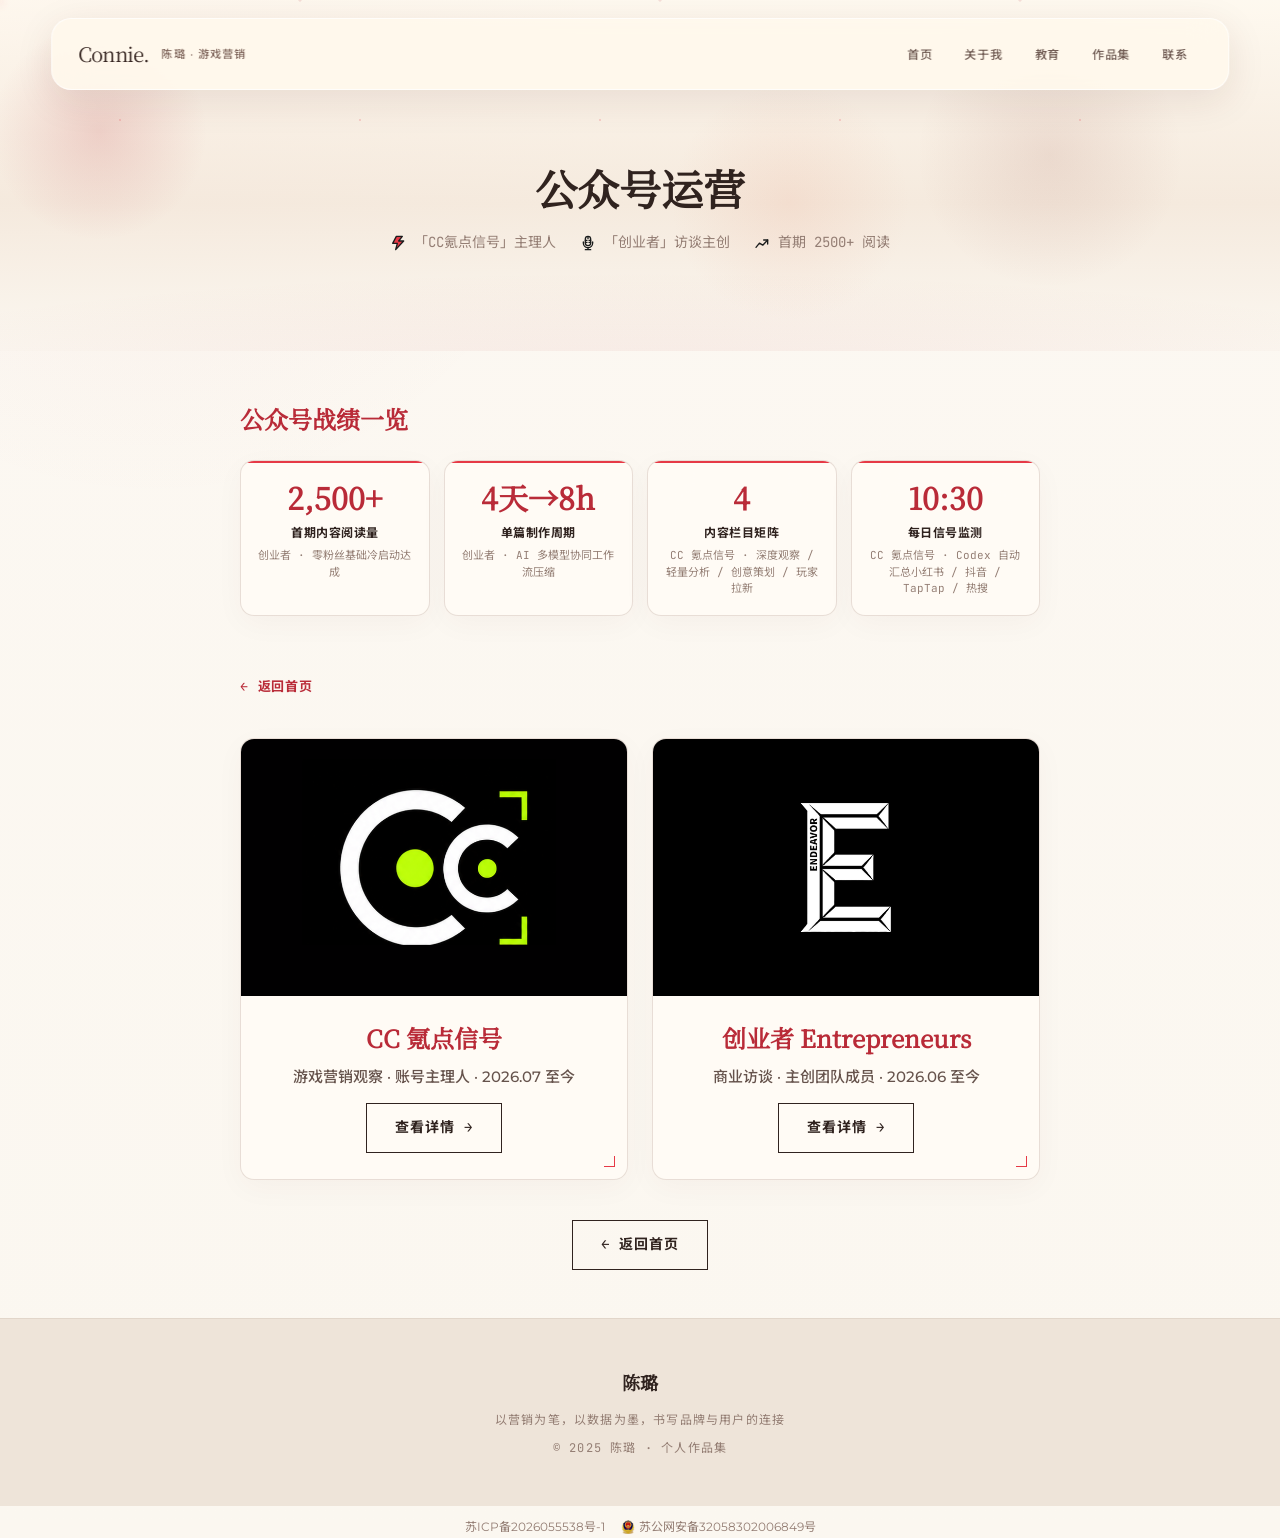
<file: wechat.html>
<!DOCTYPE html>
<html lang="zh-CN">
<head>
    <meta charset="UTF-8">
    <meta name="viewport" content="width=device-width, initial-scale=1.0">
    <title>公众号运营 · 陈璐</title>
    <link rel="stylesheet" href="style.css">
</head>
<body>

    <nav class="nav">
        <div class="nav-container">
            <a href="index.html" class="nav-logo"><strong>Connie.</strong><span>陈璐 · 游戏营销</span></a>
            <ul class="nav-links" id="navLinks">
                <li><a href="index.html">首页</a></li>
                <li><a href="index.html#profile">关于我</a></li>
                <li><a href="index.html#education">教育</a></li>
                <li><a href="index.html#portfolio">作品集</a></li>
                <li><a href="index.html#contact">联系</a></li>
            </ul>
            <div class="nav-hamburger" id="navToggle" onclick="toggleNav()">
                <span></span><span></span><span></span>
            </div>
        </div>
    </nav>

    <section class="detail-hero">
        <div class="detail-hero-bg"></div>
        <div class="detail-hero-content">
            <h1 class="section-title">公众号运营</h1>
            <div class="detail-meta">
                <span><img class="ip-icon" src="assets/icons/lightning.svg" alt="">「CC氪点信号」主理人</span>
                <span><img class="ip-icon" src="assets/icons/microphone.svg" alt="">「创业者」访谈主创</span>
                <span><img class="ip-icon" src="assets/icons/trending-up.svg" alt=""> 首期 2500+ 阅读</span>
            </div>
        </div>
    </section>

    <!-- 公众号战绩一览 -->
    <section class="detail-section" style="padding-bottom: 0;">
        <div class="detail-content reveal">
            <h3>公众号战绩一览</h3>
            <div class="metric-row">
                <div class="metric-card">
                    <div class="metric-num">2,500+</div>
                    <div class="metric-label">首期内容阅读量</div>
                    <div class="metric-note">创业者 · 零粉丝基础冷启动达成</div>
                </div>
                <div class="metric-card">
                    <div class="metric-num">4天→8h</div>
                    <div class="metric-label">单篇制作周期</div>
                    <div class="metric-note">创业者 · AI 多模型协同工作流压缩</div>
                </div>
                <div class="metric-card">
                    <div class="metric-num">4</div>
                    <div class="metric-label">内容栏目矩阵</div>
                    <div class="metric-note">CC 氪点信号 · 深度观察 / 轻量分析 / 创意策划 / 玩家拉新</div>
                </div>
                <div class="metric-card">
                    <div class="metric-num">10:30</div>
                    <div class="metric-label">每日信号监测</div>
                    <div class="metric-note">CC 氪点信号 · Codex 自动汇总小红书 / 抖音 / TapTap / 热搜</div>
                </div>
            </div>
        </div>
    </section>

    <section class="detail-section">
        <div class="detail-content">
            <a href="index.html" class="back-link">← 返回首页</a>
            <div class="portfolio-grid" style="margin-bottom: 40px;">
                <div class="card portfolio-card wx-card reveal">
                    <a href="wechat-1.html" class="wx-flip" aria-label="查看 CC 氪点信号详情">
                        <div class="wx-flip-inner">
                            <div class="wx-flip-face wx-flip-front"><img src="assets/cc-signal/cc-signal-mark-padded.png" alt="CC SIGNAL 氪点信号标志"></div>
                            <div class="wx-flip-face wx-flip-back">
                                <p class="wx-flip-title">CC SIGNAL · 游戏营销观察</p>
                                <p class="wx-flip-desc">面向游戏玩家与营销从业者的营销观察号，从玩家体验、社区反馈和传播感知拆解游戏营销事件，设有深度观察、轻量分析、创意策划、玩家拉新四类栏目。</p>
                                <div class="wx-flip-tags"><span>游戏营销</span><span>玩家洞察</span><span>AI监测工作流</span></div>
                            </div>
                        </div>
                    </a>
                    <div class="wx-card-foot">
                        <div class="wx-card-name">
                            <h3 class="card-title">CC 氪点信号</h3>
                            <p class="card-subtitle">游戏营销观察 · 账号主理人 · 2026.07 至今</p>
                        </div>
                        <a href="wechat-1.html" class="btn btn-outline">查看详情 →</a>
                    </div>
                </div>
                <div class="card portfolio-card wx-card reveal">
                    <a href="wechat-2.html" class="wx-flip" aria-label="查看创业者 Entrepreneurs 详情">
                        <div class="wx-flip-inner">
                            <div class="wx-flip-face wx-flip-front"><img src="assets/cc-signal/entrepreneurs-logo-padded.jpg" alt="创业者 Entrepreneurs 标志"></div>
                            <div class="wx-flip-face wx-flip-back">
                                <p class="wx-flip-title">ENTREPRENEURS · 商业访谈</p>
                                <p class="wx-flip-desc">面向企业家与商业人群的深度访谈号，已完成潘多拉中国区负责人、前WPP中国区CEO访谈，首期内容2500+阅读；AI工作流将单篇制作周期从4天压缩至8小时。</p>
                                <div class="wx-flip-tags"><span>商业访谈</span><span>嘉宾运营</span><span>AI内容生产</span></div>
                            </div>
                        </div>
                    </a>
                    <div class="wx-card-foot">
                        <div class="wx-card-name">
                            <h3 class="card-title">创业者 Entrepreneurs</h3>
                            <p class="card-subtitle">商业访谈 · 主创团队成员 · 2026.06 至今</p>
                        </div>
                        <a href="wechat-2.html" class="btn btn-outline">查看详情 →</a>
                    </div>
                </div>
            </div>
            <div class="btn-center">
                <a href="index.html" class="btn btn-outline">← 返回首页</a>
            </div>
        </div>
    </section>

    <footer class="footer">
        <div class="footer-brand">陈璐</div>
        <p>以营销为笔，以数据为墨，书写品牌与用户的连接</p>
        <p style="margin-top: 8px; font-size: 12px; color: var(--text-muted);">© 2025 陈璐 · 个人作品集</p>
    </footer>

    <script>
        function toggleNav() {
            const navLinks = document.getElementById('navLinks');
            navLinks.classList.toggle('active');
        }
        document.querySelectorAll('.nav-links a').forEach(link => {
            link.addEventListener('click', () => {
                document.getElementById('navLinks').classList.remove('active');
            });
        });
        const reveals = document.querySelectorAll('.reveal');
        function checkReveal() {
            const trigger = window.innerHeight * 0.85;
            reveals.forEach(el => {
                const top = el.getBoundingClientRect().top;
                if (top < trigger) { el.classList.add('visible'); }
            });
        }
        window.addEventListener('scroll', checkReveal);
        checkReveal();
    </script>
    <script src="page-toc.js" defer></script>
    <script src="cursor.js" defer></script>
<script src="interactions.js?v=20260915" defer></script>
</body>
</html>
</file>
<file: style.css>
/* ========== 雷火战术版 v2.1（纯净版） 共享样式 ========== */
/* 设计规范：tactical_precision_design_system_v2.1_pure.md —— 纯白/冷灰底 + 雷火红 #E63946 + 暗碳黑，无网格，红色括号角 */
@import url('https://fonts.googleapis.com/css2?family=Montserrat:wght@400;500;600;700;800&family=JetBrains+Mono:wght@500;700&family=Noto+Sans+SC:wght@400;500;700&display=swap');
@import url('assets/editorial-serif.css');

:root {
    /* Surface 层级（纯净浅底，无网格） */
    --bg-deep: #EDE4D9;
    --bg-primary: #FBF7F0;
    --bg-secondary: #F3EDE5;
    --bg-card: rgba(255, 252, 246, 0.86);
    --bg-hover: rgba(255, 250, 243, 0.98);
    /* 文本 */
    --text-primary: #30231F;
    --text-secondary: #66534C;
    --text-muted: #947E74;
    /* 雷火红（文字级深红 / 容器级品牌红） */
    --gold: #B92B38;
    --gold-light: #E63946;
    --gold-dark: #8F1D29;
    --gold-dim: #E58A93;
    /* 暗碳黑（原 HUD 青位，硬阴影/战术装饰） */
    --hud-cyan: #1A1C1C;
    --hud-cyan-dark: #4A4D4D;
    /* Status Red（语义红，与雷火红同族） */
    --cinnabar: #C1121F;
    --cinnabar-light: #E63946;
    /* 描边 */
    --ink: #E7DDD2;
    --ink-light: #D8C9BC;
    --border-color: #E2D6CA;
    --border-hover: #CDBBAE;
    --shadow-gold: 0 12px 34px rgba(111, 51, 42, 0.09);
    --font-display: 'Noto Serif SC', 'Songti SC', 'Montserrat', serif;
    --font-body: 'Montserrat', 'PingFang SC', 'Noto Sans SC', 'Microsoft YaHei', sans-serif;
    --font-mono: 'JetBrains Mono', 'PingFang SC', 'Noto Sans SC', monospace;
}

* { margin: 0; padding: 0; box-sizing: border-box; }
html { scroll-behavior: smooth; }

body {
    font-family: var(--font-body);
    background-color: var(--bg-primary);
    color: var(--text-primary);
    line-height: 1.7;
    overflow-x: hidden;
}

::selection { background: rgba(230, 57, 70, 0.22); color: #1A1C1C; }
::-webkit-scrollbar { width: 6px; }
::-webkit-scrollbar-track { background: var(--bg-secondary); }
::-webkit-scrollbar-thumb { background: var(--ink-light); border-radius: 3px; }
::-webkit-scrollbar-thumb:hover { background: var(--gold-dim); }

/* ========== NAVIGATION（玻璃悬浮面板 + 红色硬阴影） ========== */
.nav {
    position: fixed; top: 0; left: 0; right: 0; z-index: 1000;
    background: rgba(255, 255, 255, 0.75); backdrop-filter: blur(20px);
    border-bottom: 1px solid var(--border-color);
    box-shadow: 0 2px 0 0 rgba(230, 57, 70, 0.55);
    transition: all 0.4s ease;
}
.nav-container {
    max-width: 1200px; margin: 0 auto; padding: 0 28px;
    display: flex; justify-content: space-between; align-items: center; height: 68px;
}
.nav-logo {
    font-family: var(--font-display); font-weight: 800; font-size: 20px;
    color: var(--text-primary); letter-spacing: 2px; text-decoration: none;
    transition: all 0.3s ease; display: flex; align-items: center; gap: 10px;
}
.nav-logo::before {
    content: ''; width: 10px; height: 10px; background: var(--gold-light);
    box-shadow: 2px 2px 0 0 var(--hud-cyan); flex-shrink: 0;
}
.nav-logo:hover { color: var(--text-primary); }
.nav-links { display: flex; gap: 4px; list-style: none; }
.nav-links a {
    color: var(--text-secondary); text-decoration: none; font-size: 13px;
    padding: 8px 14px; transition: all 0.3s ease;
    font-family: var(--font-mono); font-weight: 500; letter-spacing: 0.06em;
    position: relative;
}
.nav-links a::after {
    content: ''; position: absolute; bottom: 0; left: 50%;
    transform: translateX(-50%) scaleX(0); width: 70%; height: 2px;
    background: var(--gold-light); transition: transform 0.3s ease;
}
.nav-links a:hover { color: var(--text-primary); font-weight: 700; }
.nav-links a:hover::after { transform: translateX(-50%) scaleX(1); }
.nav-links a.active { color: var(--gold); font-weight: 700; }
.nav-links a.active::after { transform: translateX(-50%) scaleX(1); }
.nav-hamburger {
    display: none; flex-direction: column; gap: 5px; cursor: pointer; padding: 8px;
}
.nav-hamburger span { width: 22px; height: 2px; background: var(--text-primary); transition: all 0.3s ease; }

/* ========== HERO ========== */
.hero {
    min-height: 100vh; display: flex; align-items: center; justify-content: center;
    position: relative; overflow: hidden; padding: 80px 24px 40px;
}
.hero-bg { position: absolute; top: 0; left: 0; right: 0; bottom: 0; z-index: 0; }
.hero-bg::before {
    content: ''; position: absolute; bottom: 0; left: 0; right: 0; height: 60%;
    background:
        radial-gradient(ellipse 80% 50% at 20% 100%, rgba(230, 57, 70, 0.06) 0%, transparent 70%),
        radial-gradient(ellipse 60% 40% at 70% 100%, rgba(26, 28, 28, 0.03) 0%, transparent 60%);
    pointer-events: none;
}
.hero-mist {
    position: absolute; width: 100%; height: 100%; top: 0; left: 0;
    background:
        radial-gradient(ellipse 50% 30% at 30% 60%, rgba(230, 57, 70, 0.035) 0%, transparent 60%),
        radial-gradient(ellipse 40% 25% at 70% 40%, rgba(74, 77, 77, 0.025) 0%, transparent 50%);
    pointer-events: none;
}
.hero-glow {
    position: absolute; border-radius: 50%; filter: blur(100px);
    opacity: 0.12; animation: mist-drift 12s ease-in-out infinite; pointer-events: none;
}
.hero-glow-1 { width: 500px; height: 400px; background: var(--gold-light); top: -80px; right: -100px; }
.hero-glow-2 { width: 400px; height: 300px; background: var(--gold-dim); bottom: -50px; left: -80px; animation-delay: -6s; opacity: 0.10; }
@keyframes mist-drift {
    0%,100% { transform: translateX(0) translateY(0) scale(1); }
    33% { transform: translateX(30px) translateY(-15px) scale(1.05); }
    66% { transform: translateX(-20px) translateY(10px) scale(0.95); }
}
.hero-content { position: relative; z-index: 1; text-align: center; max-width: 800px; }
.hero-seal {
    width: 48px; height: 48px; margin: 0 auto 28px;
    display: flex; align-items: center; justify-content: center;
    font-family: var(--font-body); font-weight: 700; font-size: 20px; color: var(--gold);
    background: var(--bg-card); backdrop-filter: blur(8px);
    border: 1px solid var(--border-color);
    animation: fadeInUp 0.8s ease-out 0.2s both; position: relative;
}
.hero-seal::before {
    content: ''; position: absolute; top: -5px; left: -5px; width: 16px; height: 16px;
    border-top: 2px solid var(--gold-light); border-left: 2px solid var(--gold-light);
}
.hero-seal::after {
    content: ''; position: absolute; bottom: -5px; right: -5px; width: 16px; height: 16px;
    border-bottom: 2px solid var(--gold-light); border-right: 2px solid var(--gold-light);
}
.hero-title {
    font-family: var(--font-display); font-weight: 800;
    font-size: clamp(44px, 9vw, 80px); letter-spacing: 4px; line-height: 1.1;
    margin-bottom: 20px; animation: fadeInUp 0.8s ease-out 0.4s both; color: var(--text-primary);
}
.hero-title .name-highlight { color: var(--text-primary); }
.hero-divider { width: 80px; height: 2px; background: var(--gold-light); margin: 0 auto 24px; animation: fadeInUp 0.8s ease-out 0.5s both; box-shadow: 2px 2px 0 0 rgba(26, 28, 28, 0.35); }
.hero-subtitle {
    font-family: var(--font-mono); font-size: clamp(14px, 2.2vw, 17px);
    color: var(--text-secondary); font-weight: 500; margin-bottom: 36px;
    letter-spacing: 0.12em; animation: fadeInUp 0.8s ease-out 0.6s both;
}
.hero-tags { display: flex; flex-wrap: wrap; justify-content: center; gap: 12px; margin-bottom: 48px; animation: fadeInUp 0.8s ease-out 0.8s both; }
.hero-tag {
    padding: 8px 18px; border: 1px solid var(--border-color);
    font-family: var(--font-mono); font-size: 12px; font-weight: 500;
    color: var(--text-secondary); letter-spacing: 0.05em;
    transition: all 0.3s ease; background: var(--bg-card); backdrop-filter: blur(8px);
}
.hero-tag:hover { border-color: var(--gold-light); color: var(--gold); box-shadow: 2px 2px 0 0 rgba(230, 57, 70, 0.35); }

.hero-contact { display: flex; gap: 16px; justify-content: center; flex-wrap: wrap; animation: fadeInUp 0.8s ease-out 1s both; }
.hero-contact a {
    display: inline-flex; align-items: center; gap: 10px; padding: 14px 32px;
    background: var(--gold-light); color: #FFFFFF;
    text-decoration: none; font-family: var(--font-mono); font-weight: 700;
    font-size: 14px; letter-spacing: 0.08em;
    transition: all 0.2s ease; border: 1px solid #1A1C1C;
    box-shadow: 2px 2px 0 0 var(--hud-cyan);
}
.hero-contact a:hover { box-shadow: 3px 3px 0 0 var(--hud-cyan); transform: translate(-1px, -1px); }
.hero-contact a:active { box-shadow: 0 0 0 0 var(--hud-cyan); transform: translate(2px, 2px); }
.hero-contact a.secondary { background: transparent; color: var(--text-primary); border: 1px solid var(--text-primary); box-shadow: none; }
.hero-contact a.secondary:hover { border-color: var(--gold); color: var(--gold); box-shadow: 2px 2px 0 0 rgba(230, 57, 70, 0.35); transform: translate(-1px, -1px); }

@keyframes fadeInUp { from { opacity: 0; transform: translateY(30px); } to { opacity: 1; transform: translateY(0); } }

.scroll-indicator { position: absolute; bottom: 40px; left: 50%; transform: translateX(-50%); animation: bounce 2.5s ease-in-out infinite; z-index: 1; opacity: 0.5; }
.scroll-indicator::before { content: '▼'; font-size: 12px; color: var(--gold); letter-spacing: 2px; }
@keyframes bounce { 0%,100% { transform: translateX(-50%) translateY(0); opacity: 0.5; } 50% { transform: translateX(-50%) translateY(8px); opacity: 0.8; } }

/* ========== SECTION BASE ========== */
.section { padding: 64px 24px; position: relative; }
.section-container { max-width: 1000px; margin: 0 auto; }
.section-header { margin-bottom: 40px; position: relative; }
.section-label {
    display: inline-flex; align-items: center; gap: 12px;
    font-family: var(--font-mono); font-size: 12px; font-weight: 700;
    text-transform: uppercase; letter-spacing: 0.14em; color: var(--gold); margin-bottom: 16px;
}
.section-label-line { width: 24px; height: 2px; background: var(--gold-light); }
.section-title {
    font-family: var(--font-display); font-weight: 800;
    font-size: clamp(30px, 5vw, 42px); letter-spacing: 1px; line-height: 1.25; color: var(--text-primary);
}
.section-desc { font-size: 16px; color: var(--text-secondary); margin-top: 16px; max-width: 600px; line-height: 1.8; }

/* ========== CARDS（玻璃面板 + 雷火红括号角） ========== */
.card {
    background: var(--bg-card); backdrop-filter: blur(20px);
    border: 1px solid var(--border-color); border-radius: 4px;
    padding: 32px; transition: all 0.3s ease; position: relative;
}
.card::before {
    content: ''; position: absolute; top: -1px; left: -1px; width: 16px; height: 16px;
    border-top: 2px solid var(--gold-light); border-left: 2px solid var(--gold-light);
    transition: all 0.3s ease; pointer-events: none;
}
.card::after {
    content: ''; position: absolute; bottom: -1px; right: -1px; width: 16px; height: 16px;
    border-bottom: 2px solid var(--gold-light); border-right: 2px solid var(--gold-light);
    transition: all 0.3s ease; pointer-events: none;
}
.card:hover { border-color: var(--ink-light); transform: translateY(-3px); box-shadow: var(--shadow-gold); }

.card-header { display: flex; justify-content: space-between; align-items: flex-start; margin-bottom: 16px; flex-wrap: wrap; gap: 8px; }
.card-title { font-family: var(--font-display); font-size: 19px; font-weight: 700; color: var(--text-primary); letter-spacing: 0.5px; }
.card-meta { display: flex; flex-wrap: wrap; gap: 8px; align-items: center; }
.card-date {
    font-size: 12px; color: var(--text-muted); font-weight: 500;
    background: var(--bg-secondary); padding: 4px 12px;
    font-family: var(--font-mono); letter-spacing: 0.04em; border: 1px solid var(--border-color);
}
.card-badge { font-family: var(--font-mono); font-size: 11px; padding: 4px 12px; font-weight: 700; letter-spacing: 0.08em; border: 1px solid; }
.card-badge-gold { background: rgba(230, 57, 70, 0.10); color: var(--gold); border-color: rgba(230, 57, 70, 0.40); }
.card-badge-green { background: rgba(74, 77, 77, 0.06); color: var(--hud-cyan-dark); border-color: rgba(74, 77, 77, 0.28); }
.card-badge-red { background: rgba(193, 18, 31, 0.06); color: var(--cinnabar); border-color: rgba(193, 18, 31, 0.28); }
.card-subtitle { font-size: 15px; color: var(--text-secondary); margin-bottom: 16px; font-weight: 500; }
.card-content ul { list-style: none; padding: 0; }
.card-content li { position: relative; padding-left: 20px; margin-bottom: 12px; font-size: 14px; line-height: 1.8; color: var(--text-secondary); }
.card-content li::before { content: ''; position: absolute; left: 0; top: 11px; width: 6px; height: 6px; background: var(--gold-light); transition: all 0.3s ease; }
.card:hover .card-content li::before { box-shadow: 1px 1px 0 0 var(--hud-cyan); }
.card-content li strong { color: var(--text-primary); font-weight: 600; }

/* ========== BUTTONS（战术硬边 + 碳黑错位阴影） ========== */
.btn {
    display: inline-flex; align-items: center; gap: 8px; padding: 12px 28px;
    font-family: var(--font-mono); font-size: 14px; font-weight: 700; letter-spacing: 0.08em;
    text-decoration: none; transition: all 0.2s ease; cursor: pointer;
}
.btn-primary { background: var(--gold-light); color: #FFFFFF; border: 1px solid #1A1C1C; box-shadow: 2px 2px 0 0 var(--hud-cyan); }
.btn-primary:hover { box-shadow: 3px 3px 0 0 var(--hud-cyan); transform: translate(-1px, -1px); }
.btn-primary:active { box-shadow: 0 0 0 0 var(--hud-cyan); transform: translate(2px, 2px); }
.btn-outline { background: transparent; color: var(--text-primary); border: 1px solid var(--text-primary); }
.btn-outline:hover { border-color: var(--gold); color: var(--gold); box-shadow: 2px 2px 0 0 rgba(230, 57, 70, 0.35); }
.btn-center { display: flex; justify-content: center; margin-top: 40px; }

/* ========== PROFILE ========== */
.profile-grid { display: grid; grid-template-columns: 1fr 1.5fr; gap: 56px; align-items: start; }
.profile-image {
    width: 100%; aspect-ratio: 3/4; border-radius: 4px;
    background: var(--bg-secondary);
    display: flex; align-items: center; justify-content: center;
    position: relative; overflow: hidden; border: 1px solid var(--border-color);
}
.profile-image::before {
    content: ''; position: absolute; top: 6px; left: 6px; width: 16px; height: 16px;
    border-top: 2px solid var(--gold-light); border-left: 2px solid var(--gold-light);
    z-index: 2; pointer-events: none;
}
.profile-image::after {
    content: ''; position: absolute; bottom: 6px; right: 6px; width: 16px; height: 16px;
    border-bottom: 2px solid var(--gold-light); border-right: 2px solid var(--gold-light);
    z-index: 2; pointer-events: none;
}
.profile-image img { width: 100%; height: 100%; object-fit: cover; object-position: center 30%; display: block; position: relative; z-index: 1; }
.profile-image-text { font-family: var(--font-display); font-weight: 800; font-size: 96px; color: var(--gold-dim); opacity: 0.25; position: relative; z-index: 1; }
.profile-image-deco { position: absolute; bottom: 20px; right: 20px; width: 40px; height: 40px; border-right: 2px solid var(--gold-light); border-bottom: 2px solid var(--gold-light); opacity: 0.6; }
.profile-info h3 { font-family: var(--font-display); font-weight: 800; font-size: 30px; margin-bottom: 8px; letter-spacing: 2px; }
.profile-info .role { font-family: var(--font-mono); font-size: 14px; color: var(--gold); font-weight: 700; margin-bottom: 24px; letter-spacing: 0.12em; }
.profile-info .bio { font-size: 15px; color: var(--text-secondary); line-height: 1.9; margin-bottom: 28px; }
.profile-stats { display: grid; grid-template-columns: repeat(3, 1fr); gap: 16px; }
.profile-stat { text-align: center; padding: 20px; background: var(--bg-card); backdrop-filter: blur(20px); border: 1px solid var(--border-color); position: relative; transition: all 0.3s ease; }
.profile-stat:hover { border-color: var(--gold-dim); }
.profile-stat-value { font-family: var(--font-display); font-weight: 800; font-size: 28px; color: var(--gold); margin-bottom: 4px; }
.profile-stat-label { font-family: var(--font-mono); font-size: 11px; color: var(--text-muted); font-weight: 500; letter-spacing: 0.08em; }

/* ========== 爱好高亮框 · SIDE QUESTS ========== */
.hobby-box {
    margin-top: 48px; padding: 22px 24px 20px; position: relative;
    background: linear-gradient(135deg, rgba(230, 57, 70, 0.05), rgba(230, 57, 70, 0.015));
    border: 1px solid rgba(230, 57, 70, 0.22); border-radius: 4px;
}
.hobby-box::before {
    content: ''; position: absolute; top: -1px; left: -1px; width: 16px; height: 16px;
    border-top: 2px solid var(--gold-light); border-left: 2px solid var(--gold-light); pointer-events: none;
}
.hobby-box::after {
    content: ''; position: absolute; bottom: -1px; right: -1px; width: 16px; height: 16px;
    border-bottom: 2px solid var(--gold-light); border-right: 2px solid var(--gold-light); pointer-events: none;
}
.hobby-box-label {
    display: flex; align-items: center; gap: 8px; margin-bottom: 14px;
    font-family: var(--font-mono); font-size: 11px; font-weight: 700;
    color: var(--gold); letter-spacing: 0.12em;
}
.hobby-box-label::before { content: ''; width: 8px; height: 8px; background: var(--gold-light); flex-shrink: 0; }
.hobby-grid { display: grid; grid-template-columns: repeat(4, 1fr); gap: 20px 28px; }
.hobby-item { display: flex; gap: 10px; align-items: flex-start; }
.hobby-item .ip-icon { font-size: 15px; margin-top: 2px; }
.hobby-item-title { font-size: 13.5px; font-weight: 700; color: var(--text-primary); line-height: 1.5; }
.hobby-item-desc { font-size: 12px; color: var(--text-muted); line-height: 1.65; margin-top: 2px; }
.hobby-item-desc a { color: var(--gold); text-decoration: none; border-bottom: 1px dashed var(--gold-dim); }
.hobby-item-desc a:hover { color: var(--gold-light); border-bottom-style: solid; }
@media (max-width: 1024px) { .hobby-grid { grid-template-columns: 1fr 1fr; } }
@media (max-width: 640px) { .hobby-grid { grid-template-columns: 1fr; } }

/* ========== EDUCATION ========== */
.edu-grid { display: grid; gap: 20px; }
.edu-card { display: grid; grid-template-columns: auto 1fr; gap: 28px; padding: 28px; }
.edu-icon {
    width: 60px; height: 60px; border-radius: 4px;
    background: rgba(230, 57, 70, 0.08);
    border: 1px solid var(--border-color); display: flex; align-items: center; justify-content: center;
    font-size: 24px; flex-shrink: 0; transition: all 0.3s ease;
}
.card:hover .edu-icon { border-color: var(--gold-dim); box-shadow: 2px 2px 0 0 rgba(230, 57, 70, 0.35); }
.edu-info h4 { font-family: var(--font-display); font-size: 18px; font-weight: 700; margin-bottom: 4px; letter-spacing: 0.5px; }
.edu-info .major { font-size: 14px; color: var(--text-secondary); margin-bottom: 8px; }
.edu-info .courses { font-family: var(--font-mono); font-size: 12px; color: var(--text-muted); }

/* ========== EXPERIENCE TIMELINE ========== */
.exp-timeline { position: relative; padding-left: 32px; }
.exp-timeline::before { content: ''; position: absolute; left: 0; top: 0; bottom: 0; width: 2px; background: linear-gradient(180deg, var(--gold-light), var(--ink), transparent); }
.exp-item { position: relative; padding-bottom: 48px; }
.exp-item:last-child { padding-bottom: 0; }
.exp-item::before { content: ''; position: absolute; left: -37px; top: 6px; width: 10px; height: 10px; background: var(--bg-primary); border: 2px solid var(--gold-dim); transition: all 0.3s ease; }
.exp-item:hover::before { border-color: var(--gold-light); background: var(--gold-light); box-shadow: 2px 2px 0 0 rgba(26, 28, 28, 0.35); }
.exp-card { padding: 28px; }

/* ========== PORTFOLIO GRID ========== */
.portfolio-grid { display: grid; grid-template-columns: repeat(auto-fit, minmax(380px, 1fr)); gap: 24px; }
.portfolio-card { padding: 0; overflow: hidden; display: flex; flex-direction: column; }
.portfolio-card:hover { transform: translateY(-4px); }
.portfolio-cover {
    width: 100%; height: 180px; background: linear-gradient(135deg, rgba(230, 57, 70, 0.09), rgba(26, 28, 28, 0.04));
    border-bottom: 1px solid var(--border-color); display: flex; align-items: center; justify-content: center;
    font-size: 48px; position: relative; overflow: hidden;
}
.portfolio-body { padding: 28px; flex: 1; display: flex; flex-direction: column; }
.portfolio-body .card-title { margin-bottom: 6px; }
.portfolio-body .card-subtitle { font-family: var(--font-mono); font-size: 12px; color: var(--text-muted); margin-bottom: 12px; letter-spacing: 0.05em; }
.portfolio-body .card-desc { font-size: 14px; color: var(--text-secondary); line-height: 1.7; margin-bottom: 16px; flex: 1; }
.portfolio-tags { display: flex; flex-wrap: wrap; gap: 6px; margin-bottom: 20px; }
.portfolio-tag {
    font-family: var(--font-mono); font-size: 11px; padding: 4px 10px;
    background: var(--bg-secondary); color: var(--text-muted); font-weight: 500;
    letter-spacing: 0.05em; border: 1px solid var(--border-color); transition: all 0.3s ease;
}
.portfolio-tag:hover { border-color: var(--gold-dim); color: var(--gold); }

/* ========== GAMING ========== */
.gaming-section { background: var(--bg-secondary); position: relative; }
.gaming-section::before { content: ''; position: absolute; top: 0; left: 0; right: 0; height: 1px; background: var(--border-color); }
.gaming-grid { display: grid; gap: 20px; }
.game-card { padding: 24px 28px; display: flex; flex-direction: column; gap: 12px; }
.game-card-head { display: flex; align-items: center; gap: 16px; }
.game-icon {
    width: 52px; height: 52px; border-radius: 4px; display: flex; align-items: center; justify-content: center;
    font-size: 24px; flex-shrink: 0; border: 1px solid var(--border-color); transition: all 0.3s ease;
}
.game-icon-gold { background: rgba(230, 57, 70, 0.08); }
.game-icon-red { background: rgba(193, 18, 31, 0.06); }
.game-icon-green { background: rgba(74, 77, 77, 0.06); }
.game-icon-purple { background: rgba(185, 43, 56, 0.06); }
.game-icon-blue { background: rgba(74, 77, 77, 0.05); }
.card:hover .game-icon { border-color: var(--gold-dim); box-shadow: 2px 2px 0 0 rgba(230, 57, 70, 0.35); }
.game-info { flex: 1; min-width: 0; }
.game-info h4 { font-family: var(--font-display); font-size: 18px; font-weight: 700; display: flex; align-items: center; gap: 12px; flex-wrap: wrap; letter-spacing: 0.5px; }
.game-rank { font-family: var(--font-mono); font-size: 11px; padding: 3px 10px; font-weight: 700; letter-spacing: 0.08em; border: 1px solid; }
.game-rank-gold { background: rgba(230, 57, 70, 0.10); color: var(--gold); border-color: rgba(230, 57, 70, 0.40); }
.game-rank-red { background: rgba(193, 18, 31, 0.06); color: var(--cinnabar); border-color: rgba(193, 18, 31, 0.28); }
.game-desc { font-size: 14px; color: var(--text-secondary); line-height: 1.8; }
.game-card-foot { margin-top: 4px; padding-top: 14px; border-top: 1px solid var(--border-color); display: flex; align-items: center; justify-content: space-between; gap: 12px; }
.game-foot-label { font-family: var(--font-mono); font-size: 11px; color: var(--text-muted); letter-spacing: 0.08em; }
.game-link { font-family: var(--font-mono); font-size: 13px; color: var(--gold); text-decoration: none; letter-spacing: 0.06em; font-weight: 700; transition: all 0.3s ease; white-space: nowrap; }
.game-link:hover { color: var(--gold-dark); }

/* ========== METRIC HIGHLIGHT 数据亮点 ========== */
.metric-row { display: grid; grid-template-columns: repeat(auto-fit, minmax(150px, 1fr)); gap: 14px; margin: 20px 0 8px; }
/* 六卡战绩墙：桌面端 3×2 对称排列 */
.metric-row-six { grid-template-columns: repeat(3, 1fr); }
@media (max-width: 768px) { .metric-row-six { grid-template-columns: repeat(2, 1fr); } }
@media (max-width: 480px) { .metric-row-six { grid-template-columns: 1fr; } }
.metric-card {
    background: var(--bg-card); backdrop-filter: blur(20px);
    border: 1px solid var(--border-color); border-radius: 4px;
    padding: 18px 14px; text-align: center; position: relative; transition: all 0.3s ease;
}
.metric-card::before { content: ''; position: absolute; top: 0; left: 0; width: 100%; height: 3px; background: var(--gold-light); }
.metric-card:hover { border-color: var(--gold-dim); transform: translateY(-2px); box-shadow: var(--shadow-gold); }
.metric-num { font-family: var(--font-display); font-weight: 800; font-size: 30px; color: var(--gold); line-height: 1.2; }
.metric-num .metric-unit { font-size: 16px; margin-left: 2px; }
.metric-label { font-size: 12px; color: var(--text-primary); font-weight: 700; margin-top: 8px; letter-spacing: 0.5px; }
.metric-note { font-family: var(--font-mono); font-size: 11px; color: var(--text-muted); margin-top: 4px; line-height: 1.5; }

/* ========== ARTICLE CARDS 文章模块（竖版卡片，最多一排 4 个） ========== */
.article-list { display: grid; grid-template-columns: repeat(4, 1fr); gap: 18px; margin-top: 20px; }
.article-card {
    display: flex; flex-direction: column; padding: 0 0 14px; background: var(--bg-card); backdrop-filter: blur(20px);
    border: 1px solid var(--border-color); border-radius: 4px; overflow: hidden;
    text-decoration: none; position: relative; transition: all 0.25s ease;
}
.article-card::before { content: ''; position: absolute; left: 0; top: 0; width: 100%; height: 3px; background: var(--gold-light); opacity: 0; transition: opacity 0.25s ease; z-index: 2; }
a.article-card:hover { border-color: var(--gold-dim); transform: translateY(-4px); box-shadow: var(--shadow-gold); }
a.article-card:hover::before { opacity: 1; }
.article-badge {
    display: inline-block; align-self: flex-start; font-family: var(--font-mono); font-size: 10px; padding: 3px 9px;
    font-weight: 700; letter-spacing: 0.08em; background: rgba(230, 57, 70, 0.10);
    color: var(--gold); border: 1px solid rgba(230, 57, 70, 0.40); margin: 14px 16px 0;
}
.article-badge.article-badge-red { background: rgba(193, 18, 31, 0.06); color: var(--cinnabar); border-color: rgba(193, 18, 31, 0.28); }
.article-card h4 { font-size: 15px !important; color: var(--text-primary) !important; margin: 10px 16px 8px !important; letter-spacing: 0.3px !important; line-height: 1.55; font-family: var(--font-display) !important; font-weight: 700 !important; display: -webkit-box; -webkit-line-clamp: 3; -webkit-box-orient: vertical; overflow: hidden; }
.article-card p { font-size: 12.5px !important; color: var(--text-secondary) !important; line-height: 1.7 !important; margin: 0 16px 12px !important; display: -webkit-box; -webkit-line-clamp: 5; -webkit-box-orient: vertical; overflow: hidden; }
.article-meta { font-family: var(--font-mono); font-size: 11px; color: var(--text-muted); display: flex; justify-content: space-between; align-items: center; flex-wrap: wrap; gap: 4px 10px; margin: auto 16px 0; padding-top: 10px; border-top: 1px dashed var(--border-color); }
.article-jump { color: var(--gold-dim); white-space: nowrap; transition: color 0.3s ease; font-weight: 700; }
a.article-card:hover .article-jump { color: var(--gold); }
.article-card-disabled { cursor: default; }
.article-card-disabled .article-jump { color: var(--text-muted); }
@media (max-width: 1100px) { .article-list { grid-template-columns: repeat(2, 1fr); } }
@media (max-width: 640px) { .article-list { grid-template-columns: 1fr; } }

/* ========== CONTACT ========== */
.contact-grid { display: grid; grid-template-columns: repeat(2, 1fr); gap: 20px; max-width: 760px; margin: 0 auto; }
.contact-card { padding: 28px; text-align: center; text-decoration: none; color: inherit; }
.contact-card:hover { color: inherit; }
.contact-icon { width: 56px; height: 56px; border-radius: 4px; display: flex; align-items: center; justify-content: center; margin: 0 auto 16px; font-size: 24px; border: 1px solid var(--border-color); transition: all 0.3s ease; background: var(--bg-secondary); }
.contact-card:hover .contact-icon { border-color: var(--gold-dim); box-shadow: 2px 2px 0 0 rgba(230, 57, 70, 0.35); }
.contact-card h4 { font-family: var(--font-display); font-size: 16px; font-weight: 700; margin-bottom: 6px; letter-spacing: 0.5px; }
.contact-card p { font-family: var(--font-mono); font-size: 13px; color: var(--text-muted); }

/* ========== FOOTER ========== */
.footer { padding: 48px 24px; text-align: center; border-top: 1px solid var(--border-color); position: relative; background: var(--bg-secondary); }
.footer p { font-family: var(--font-mono); font-size: 12px; color: var(--text-muted); letter-spacing: 0.1em; }
.footer-brand { font-family: var(--font-display); font-weight: 800; font-size: 18px; color: var(--text-primary); margin-bottom: 12px; letter-spacing: 3px; }

/* ========== STATS BAR ========== */
.stats-bar { display: grid; grid-template-columns: repeat(4, 1fr); gap: 0; border-top: 1px solid var(--border-color); border-bottom: 1px solid var(--border-color); position: relative; background: var(--bg-card); backdrop-filter: blur(20px); }
.stats-bar-item { padding: 40px 24px; text-align: center; border-right: 1px solid var(--border-color); position: relative; transition: all 0.3s ease; }
.stats-bar-item:last-child { border-right: none; }
.stats-bar-item:hover { background: rgba(230, 57, 70, 0.04); }
.stats-bar-value { font-family: var(--font-display); font-weight: 800; font-size: 36px; color: var(--gold); margin-bottom: 4px; }
.stats-bar-label { font-family: var(--font-mono); font-size: 12px; color: var(--text-muted); font-weight: 500; letter-spacing: 0.1em; }

/* ========== DETAIL PAGE ========== */
.detail-hero {
    min-height: 36vh; display: flex; align-items: center; justify-content: center;
    position: relative; padding: 96px 24px 36px; overflow: hidden;
}
.detail-hero-bg {
    position: absolute; inset: 0; z-index: 0;
    background: linear-gradient(180deg, rgba(230, 57, 70, 0.045) 0%, var(--bg-secondary) 38%, var(--bg-primary) 96%);
}
/* 柔光光斑缓慢漂移（大团模糊红光，呼吸感） */
.detail-hero-bg::before {
    content: ''; position: absolute; inset: -12%;
    background:
        radial-gradient(closest-side, rgba(230, 57, 70, 0.16), transparent 72%) 6% 18% / 300px 300px no-repeat,
        radial-gradient(closest-side, rgba(185, 43, 56, 0.12), transparent 70%) 82% 12% / 380px 380px no-repeat,
        radial-gradient(closest-side, rgba(230, 57, 70, 0.10), transparent 70%) 62% 78% / 340px 340px no-repeat,
        radial-gradient(closest-side, rgba(229, 138, 147, 0.14), transparent 72%) 26% 82% / 260px 260px no-repeat,
        radial-gradient(ellipse 80% 40% at 50% 100%, rgba(230, 57, 70, 0.08) 0%, transparent 70%);
    animation: hero-glow-drift 32s ease-in-out infinite alternate;
    pointer-events: none;
}
@keyframes hero-glow-drift {
    0%   { transform: translate3d(0, 0, 0) scale(1); opacity: 0.85; }
    50%  { transform: translate3d(2.5%, -3%, 0) scale(1.05); opacity: 1; }
    100% { transform: translate3d(-2.5%, 2%, 0) scale(0.97); opacity: 0.9; }
}
/* 光子流：一道柔和对角光带缓慢扫过 + 稀疏微尘缓缓上升 */
.detail-hero-bg::after {
    content: ''; position: absolute; inset: 0; opacity: 0.6;
    background-image:
        linear-gradient(115deg, transparent 42%, rgba(230, 57, 70, 0.045) 47%, rgba(230, 57, 70, 0.10) 50%, rgba(230, 57, 70, 0.045) 53%, transparent 58%),
        radial-gradient(circle, rgba(230, 57, 70, 0.30) 1px, transparent 1.4px),
        radial-gradient(circle, rgba(185, 43, 56, 0.22) 1.4px, transparent 1.8px);
    background-size: 280% 100%, 240px 240px, 360px 360px;
    background-position: 135% 0, 0 0, 120px 180px;
    animation: hero-stream-flow 40s linear infinite;
    pointer-events: none;
}
@keyframes hero-stream-flow {
    from { background-position: 135% 0, 0 0, 120px 180px; }
    to   { background-position: -135% 0, 240px -480px, 480px -540px; }
}
@media (prefers-reduced-motion: reduce) {
    .detail-hero-bg::before, .detail-hero-bg::after { animation: none; }
}
.detail-hero-content { position: relative; z-index: 1; text-align: center; max-width: 800px; }
.detail-hero .hero-seal { margin-bottom: 20px; }
.detail-hero .section-title { margin-bottom: 16px; }
.detail-meta { display: flex; justify-content: center; gap: 24px; flex-wrap: wrap; color: var(--text-muted); font-size: 14px; margin-bottom: 24px; font-family: var(--font-mono); }
.detail-meta span { display: flex; align-items: center; gap: 6px; }

.detail-section { padding: 48px 24px; }
.detail-section-alt { background: var(--bg-secondary); }
.detail-content { max-width: 800px; margin: 0 auto; }
.detail-content h3 { font-family: var(--font-display); font-weight: 800; font-size: 24px; color: var(--gold); margin-bottom: 20px; letter-spacing: 1px; }
.detail-content h4 { font-family: var(--font-display); font-size: 17px; font-weight: 700; color: var(--text-primary); margin: 28px 0 12px; letter-spacing: 0.5px; }
.detail-content p { font-size: 15px; color: var(--text-secondary); line-height: 1.9; margin-bottom: 16px; }
.detail-content ul { list-style: none; padding: 0; margin-bottom: 20px; }
.detail-content li { position: relative; padding-left: 20px; margin-bottom: 10px; font-size: 14px; line-height: 1.8; color: var(--text-secondary); }
.detail-content li::before { content: ''; position: absolute; left: 0; top: 10px; width: 6px; height: 6px; background: var(--gold-light); }
.detail-content strong { color: var(--text-primary); font-weight: 600; }

/* Placeholder blocks for works */
.work-placeholder {
    border: 1px dashed var(--ink-light); border-radius: 4px;
    padding: 48px 32px; text-align: center; background: rgba(255, 255, 255, 0.5);
    margin-bottom: 20px; transition: all 0.3s ease;
}
.work-placeholder:hover { border-color: var(--gold-dim); }
.work-placeholder-icon { font-size: 32px; margin-bottom: 12px; }
.work-placeholder-title { font-size: 15px; color: var(--text-secondary); margin-bottom: 4px; }
.work-placeholder-desc { font-family: var(--font-mono); font-size: 13px; color: var(--text-muted); }

.back-link { display: inline-flex; align-items: center; gap: 8px; color: var(--gold); font-family: var(--font-mono); font-weight: 700; text-decoration: none; font-size: 13px; letter-spacing: 0.06em; transition: all 0.3s ease; margin-bottom: 40px; }
.back-link:hover { color: var(--gold-dark); }

/* ========== RESPONSIVE ========== */
@media (max-width: 768px) {
    .nav-links { display: none; position: absolute; top: 68px; left: 0; right: 0; background: rgba(255, 255, 255, 0.95); backdrop-filter: blur(20px); flex-direction: column; padding: 16px; border-bottom: 1px solid var(--border-color); gap: 4px; }
    .nav-links.active { display: flex; }
    .nav-links a { padding: 12px 16px; }
    .nav-hamburger { display: flex; }
    .profile-grid { grid-template-columns: 1fr; }
    .profile-image { max-width: 200px; margin: 0 auto; aspect-ratio: 1; }
    .portfolio-grid { grid-template-columns: 1fr; }
    .game-card-head { flex-direction: row; text-align: left; }
    .edu-card { grid-template-columns: 1fr; text-align: center; }
    .edu-icon { margin: 0 auto; }
    .section { padding: 60px 20px; }
    .stats-bar { grid-template-columns: repeat(2, 1fr); }
    .stats-bar-item:nth-child(2) { border-right: none; }
    .stats-bar-item:nth-child(1), .stats-bar-item:nth-child(2) { border-bottom: 1px solid var(--border-color); }
    .hero-title { letter-spacing: 2px; }
    .detail-meta { gap: 12px; }
}

/* ========== REVEAL ========== */
.reveal { opacity: 0; transform: translateY(40px); transition: all 0.8s cubic-bezier(0.16, 1, 0.3, 1); }
.reveal.visible { opacity: 1; transform: translateY(0); }

/* ========== PAGE TOC 详情页左侧目录（page-toc.js 自动生成，默认收起） ========== */
.page-toc {
    position: fixed; left: 0; top: 50%; z-index: 900; width: 218px;
    background: rgba(255, 255, 255, 0.85); backdrop-filter: blur(20px);
    border: 1px solid var(--border-color); border-left: none; border-radius: 0 4px 4px 0;
    padding: 16px 42px 16px 0;
    opacity: 0; transform: translateY(-50%) translateX(calc(-100% + 42px));
    transition: opacity 0.5s ease, transform 0.5s cubic-bezier(0.16, 1, 0.3, 1);
    box-shadow: 0 4px 20px rgba(26, 28, 28, 0.06);
}
.page-toc.toc-ready { opacity: 1; }
.page-toc.toc-open { transform: translateY(-50%) translateX(0); }
.page-toc-toggle {
    position: absolute; right: 0; top: 50%; transform: translateY(-50%);
    width: 42px; height: 96px; border: none; background: transparent;
    display: flex; flex-direction: column; align-items: center; justify-content: center; gap: 8px;
    cursor: pointer; padding: 0;
}
.page-toc-toggle::before {
    content: ''; width: 10px; height: 10px; background: var(--gold-light);
    box-shadow: 2px 2px 0 0 var(--hud-cyan); flex-shrink: 0;
    transition: transform 0.4s cubic-bezier(0.16, 1, 0.3, 1);
}
.page-toc.toc-open .page-toc-toggle::before { transform: rotate(45deg); }
.page-toc-toggle span {
    writing-mode: vertical-rl; font-family: var(--font-mono); font-size: 11px;
    font-weight: 700; letter-spacing: 0.3em; color: var(--text-secondary);
    transition: color 0.25s ease;
}
.page-toc-toggle:hover span { color: var(--gold); }
.page-toc-title {
    font-family: var(--font-mono); font-size: 10px; font-weight: 700;
    letter-spacing: 0.14em; color: var(--text-muted); text-transform: uppercase;
    margin-bottom: 8px; padding-left: 16px; display: flex; align-items: center; gap: 8px;
}
.page-toc-title::before { content: ''; width: 12px; height: 2px; background: var(--gold-light); }
.page-toc a {
    display: block; position: relative; overflow: hidden;
    white-space: nowrap; text-overflow: ellipsis;
    font-family: var(--font-mono); font-size: 12px; font-weight: 500;
    color: var(--text-secondary); text-decoration: none;
    padding: 7px 10px 7px 16px; line-height: 1.5;
    border-left: 2px solid var(--border-color);
    transition: color 0.25s ease, border-color 0.25s ease, background 0.25s ease, transform 0.25s ease;
}
.page-toc a:hover { color: var(--gold); border-left-color: var(--gold-dim); transform: translateX(3px); }
.page-toc a.active {
    color: var(--gold); font-weight: 700;
    border-left-color: var(--gold-light); background: rgba(230, 57, 70, 0.06);
}
@media (max-width: 1280px) { .page-toc { display: none; } }

/* ========== ICONPARK 图标（替代 emoji） ========== */
.ip-icon { width: 1.15em; height: 1.15em; vertical-align: -0.2em; object-fit: contain; display: inline-block; flex-shrink: 0; }
.portfolio-cover .ip-icon { font-size: 48px; }
.detail-meta .ip-icon { margin-right: 2px; }

/* ========== 品牌素材（CC 氪点信号 / 创业者） ========== */
.portfolio-cover-img { width: 100%; height: 100%; object-fit: contain; object-position: center; display: block; }
.brand-strip {
    margin: 4px auto 0; display: inline-flex; align-items: center; gap: 16px;
    background: #111315; border: 1px solid rgba(26, 28, 28, 0.25);
    padding: 10px 20px; border-radius: 4px;
    box-shadow: 3px 3px 0 0 rgba(230, 57, 70, 0.55);
}
.brand-strip img.brand-logo { height: 42px; width: auto; display: block; }
.brand-strip .brand-slogan { color: #F2F1EC; font-family: var(--font-mono); font-size: 12px; letter-spacing: 0.14em; text-align: left; line-height: 1.7; }
.brand-strip .brand-slogan b { color: #B7F94A; font-weight: 700; }
.article-cover { display: block; width: 100%; max-width: none; height: auto; aspect-ratio: 2.35 / 1; object-fit: cover; margin: 0; border-bottom: 1px solid var(--border-color); }
.mascot-inline { height: 54px; width: auto; vertical-align: middle; }
.article-head { display: flex; align-items: center; justify-content: space-between; gap: 12px; flex-wrap: wrap; }

/* ========== 动漫形象装饰 ========== */
.hero-avatar-wrap {
    position: absolute; right: 5%; bottom: 0; z-index: 1;
    transition: transform 0.6s cubic-bezier(0.22, 1, 0.36, 1);
    pointer-events: none;
}
.hero-avatar {
    height: min(64vh, 580px); width: auto; display: block;
    transform-origin: 50% 100%;
    animation: avatar-in 1.1s cubic-bezier(0.22, 1, 0.36, 1) 0.7s both,
               avatar-float 5.5s ease-in-out 2s infinite;
}
/* 贴地椭圆浅影（替代 drop-shadow，避免悬空黑团） */
.hero-avatar-wrap::after {
    content: ''; position: absolute; left: 50%; bottom: -6px;
    width: 62%; height: 20px; transform: translateX(-50%);
    background: radial-gradient(ellipse 50% 50% at 50% 50%, rgba(26, 28, 28, 0.10) 0%, transparent 70%);
    pointer-events: none;
}
@keyframes avatar-in {
    from { opacity: 0; transform: translateY(60px) scale(0.96); }
    to { opacity: 1; transform: translateY(0) scale(1); }
}
@keyframes avatar-float {
    0%, 100% { transform: translateY(0) rotate(-0.6deg); }
    50% { transform: translateY(-12px) rotate(0.8deg); }
}
.footer { overflow: hidden; }
.footer-inner { position: relative; z-index: 1; }
.footer-peek {
    position: absolute; right: 6%; bottom: 0; z-index: 0;
    transform: translateY(46%);
    transition: transform 1s cubic-bezier(0.22, 1, 0.36, 1);
    pointer-events: none;
}
.footer-peek.show { transform: translateY(0); }
.footer-peek img {
    height: 190px; width: auto; display: block;
    filter: drop-shadow(0 10px 18px rgba(26, 28, 28, 0.10));
    animation: peek-bob 6s ease-in-out 1.4s infinite;
}
@keyframes peek-bob {
    0%, 100% { transform: translateY(0); }
    50% { transform: translateY(-6px); }
}
/* ========== 首页 HERO 构图（桌面端：左文右人成组居中，间距紧凑） ========== */
.hero-inner { position: relative; z-index: 1; }
.hero-name-en {
    font-family: var(--font-mono); font-size: clamp(13px, 1.6vw, 16px);
    font-weight: 700; letter-spacing: 0.42em; color: var(--gold);
    margin: -6px 0 22px; animation: fadeInUp 0.8s ease-out 0.5s both;
}
@media (min-width: 1181px) {
    .hero-inner { display: flex; align-items: center; gap: clamp(56px, 6.5vw, 120px); }
    .hero-content { text-align: left; max-width: 600px; }
    .hero-divider { margin: 0 0 24px; }
    .hero-tags { justify-content: flex-start; }
    .hero-contact { justify-content: flex-start; }
    .hero-avatar-wrap { position: relative; right: auto; bottom: auto; flex-shrink: 0; }
    .hero-avatar { height: min(60vh, 540px); }
}
@media (min-width: 1181px) and (max-height: 760px) {
    .hero-avatar { height: min(54vh, 460px); }
}

@media (max-width: 1180px) { .hero-avatar-wrap { display: none; } }
@media (max-width: 900px) { .footer-peek { display: none; } }
@media (max-width: 768px) { .contact-grid { grid-template-columns: 1fr; } }

/* ========== 自定义光标（圆圈跟随，参考 Kimi 官网，cursor.js 驱动） ========== */
@media (pointer: fine) {
    body.custom-cursor, body.custom-cursor a, body.custom-cursor button,
    body.custom-cursor [role="button"], body.custom-cursor input,
    body.custom-cursor textarea, body.custom-cursor select,
    body.custom-cursor label, body.custom-cursor summary { cursor: none; }
}
.cursor-dot, .cursor-ring {
    position: fixed; top: 0; left: 0; z-index: 9999;
    pointer-events: none; border-radius: 50%;
    opacity: 0; transition: opacity 0.25s ease;
    will-change: transform;
}
body.cursor-live .cursor-dot, body.cursor-live .cursor-ring { opacity: 1; }
.cursor-dot {
    width: 6px; height: 6px; background: var(--gold-light);
}
.cursor-ring {
    width: 34px; height: 34px;
    border: 1.5px solid rgba(230, 57, 70, 0.55);
    background: rgba(230, 57, 70, 0.04);
    transition: opacity 0.25s ease, width 0.22s ease, height 0.22s ease,
                border-color 0.22s ease, background 0.22s ease;
}
.cursor-ring.cursor-hover {
    width: 52px; height: 52px;
    border-color: rgba(230, 57, 70, 0.9);
    background: rgba(230, 57, 70, 0.10);
}
.cursor-ring.cursor-down { width: 24px; height: 24px; border-color: rgba(185, 43, 56, 0.9); }
@media (pointer: coarse) {
    .cursor-dot, .cursor-ring { display: none; }
}

/* ========== EASTER EGG 彩蛋小组件（gaming.html → gaming-ideas.html） ========== */
.egg-card {
    position: relative; margin-top: 20px; padding: 22px 28px;
    background: #1A1C1C; border: 1px dashed rgba(230, 57, 70, 0.55);
    cursor: pointer; overflow: hidden; transition: border-color 0.3s ease, transform 0.3s ease;
}
.egg-card:hover { border-color: var(--gold-light); transform: translateY(-2px); }
.egg-scan {
    position: absolute; top: 0; bottom: 0; width: 120px; left: -140px;
    background: linear-gradient(90deg, transparent, rgba(230, 57, 70, 0.16), transparent);
    animation: egg-scan 3.2s linear infinite; pointer-events: none;
}
@keyframes egg-scan { from { left: -140px; } to { left: 110%; } }
.egg-inner { position: relative; z-index: 1; display: flex; align-items: center; gap: 18px; }
.egg-dot {
    width: 10px; height: 10px; border-radius: 50%; background: var(--gold-light); flex-shrink: 0;
    animation: egg-blink 1.6s ease-in-out infinite;
}
@keyframes egg-blink {
    0%, 100% { opacity: 1; box-shadow: 0 0 0 0 rgba(230, 57, 70, 0.5); }
    50% { opacity: 0.35; box-shadow: 0 0 0 8px rgba(230, 57, 70, 0); }
}
.egg-title { font-family: var(--font-mono); color: #F8FAFA; font-size: 18px; font-weight: 700; letter-spacing: 0.3em; }
.egg-sub { font-family: var(--font-mono); color: rgba(248, 250, 250, 0.45); font-size: 11px; letter-spacing: 0.14em; margin-top: 5px; }
.egg-cta { margin-left: auto; font-family: var(--font-mono); color: var(--gold-light); font-size: 12px; font-weight: 700; letter-spacing: 0.12em; white-space: nowrap; }
.egg-particle { position: fixed; z-index: 9999; pointer-events: none; }
.egg-ring {
    position: fixed; z-index: 9998; width: 60px; height: 60px;
    border: 2px solid rgba(230, 57, 70, 0.8); border-radius: 50%; pointer-events: none;
}
.egg-flash {
    position: fixed; inset: 0; background: #FFFFFF; opacity: 0;
    pointer-events: none; z-index: 9997; transition: opacity 0.18s ease-out 0.25s;
}
.egg-flash.on { opacity: 0.92; }
/* 抵达灵感页的白场渐隐 */
.egg-veil { position: fixed; inset: 0; background: #FFFFFF; z-index: 10000; pointer-events: none; opacity: 0; }
body.egg-arrive .egg-veil { animation: egg-veil-out 0.9s ease-out forwards; }
@keyframes egg-veil-out { from { opacity: 0.95; } to { opacity: 0; } }
@media (prefers-reduced-motion: reduce) {
    .egg-scan, .egg-dot { animation: none; }
    body.egg-arrive .egg-veil { animation: none; }
}

/* ========== 灵感页内容组件（gaming-ideas.html） ========== */
.idea-quote {
    border-left: 3px solid var(--gold-light); background: rgba(230, 57, 70, 0.05);
    padding: 18px 22px; font-size: 16px; line-height: 1.9; color: var(--text-primary); margin: 16px 0 24px;
}
.idea-quote .idea-quote-src { display: block; margin-top: 8px; font-family: var(--font-mono); font-size: 11px; color: var(--text-muted); letter-spacing: 0.1em; }
.idea-table { width: 100%; border-collapse: collapse; margin: 16px 0 28px; font-size: 13.5px; }
.idea-table th {
    font-family: var(--font-mono); font-size: 11px; letter-spacing: 0.1em; text-align: left;
    color: var(--gold); padding: 10px 12px; border-bottom: 2px solid var(--gold-light);
    background: rgba(230, 57, 70, 0.05); white-space: nowrap;
}
.idea-table td { padding: 10px 12px; border-bottom: 1px solid var(--border-color); color: var(--text-secondary); line-height: 1.7; vertical-align: top; }
.idea-table tr:hover td { background: rgba(230, 57, 70, 0.03); }
.idea-table td:first-child { color: var(--text-primary); font-weight: 600; }
.idea-hook-row { display: grid; grid-template-columns: repeat(auto-fit, minmax(200px, 1fr)); gap: 14px; margin: 16px 0 28px; }
.idea-hook {
    border: 1px solid var(--border-color); border-top: 3px solid var(--gold-light);
    padding: 16px 18px; font-size: 14px; line-height: 1.8; color: var(--text-primary);
    background: var(--bg-card); transition: all 0.3s ease;
}
.idea-hook:hover { border-color: var(--gold-dim); box-shadow: 3px 3px 0 0 rgba(230, 57, 70, 0.25); }
.idea-hook .idea-hook-tag { display: block; font-family: var(--font-mono); font-size: 10px; color: var(--gold); letter-spacing: 0.14em; margin-bottom: 8px; }
@media (max-width: 640px) {
    .idea-table { font-size: 12.5px; }
    .idea-table th, .idea-table td { padding: 8px 8px; }
    .egg-cta { display: none; }
}

/* ========== 灵感页概念氛围图 ========== */
.idea-figure { margin: 20px 0 28px; }
.idea-figure img { display: block; width: 100%; border: 1px solid var(--border-color); }
.idea-figure figcaption { font-family: var(--font-mono); font-size: 11px; color: var(--text-muted); letter-spacing: 0.1em; margin-top: 8px; }
.idea-figure-row { display: grid; grid-template-columns: 1fr 1fr; gap: 14px; margin: 20px 0 28px; }
.idea-figure-row .idea-figure { margin: 0; }
@media (max-width: 640px) { .idea-figure-row { grid-template-columns: 1fr; } }

/* ========== 营销思路折叠分析模块（gaming-nishui.html 等） ========== */
.triad-row { display: grid; grid-template-columns: repeat(3, 1fr); gap: 14px; margin: 20px 0 8px; }
.triad {
    border: 1px solid var(--border-color); border-top: 3px solid var(--gold-light);
    padding: 20px 22px; background: var(--bg-card); transition: all 0.3s ease;
}
.triad:hover { border-color: var(--gold-dim); box-shadow: 3px 3px 0 0 rgba(230, 57, 70, 0.22); }
.triad-num { font-family: var(--font-mono); font-size: 22px; font-weight: 700; color: var(--gold-light); letter-spacing: 0.06em; }
.triad-title { font-family: var(--font-display); font-size: 16px; font-weight: 700; color: var(--text-primary); margin: 10px 0 10px; }
.triad p { font-size: 13.5px; color: var(--text-secondary); line-height: 1.8; margin: 0; }
.triad-note { margin-top: 12px; padding-top: 10px; border-top: 1px dashed var(--border-color); font-size: 12.5px; line-height: 1.7; color: var(--gold); font-weight: 600; }
@media (max-width: 768px) { .triad-row { grid-template-columns: 1fr; } }

.acc { border: 1px solid var(--border-color); background: var(--bg-card); margin-bottom: 14px; transition: border-color 0.3s ease, box-shadow 0.3s ease; }
.acc:hover { border-color: var(--gold-dim); }
.acc[open] { border-color: var(--gold-light); box-shadow: 4px 4px 0 0 rgba(230, 57, 70, 0.16); }
.acc-head { display: flex; align-items: center; gap: 16px; padding: 18px 22px; cursor: pointer; list-style: none; user-select: none; }
.acc-head::-webkit-details-marker { display: none; }
.acc-num {
    font-family: var(--font-mono); font-size: 11px; font-weight: 700; letter-spacing: 0.1em;
    color: #FFFFFF; background: var(--gold-light); padding: 5px 10px; white-space: nowrap; flex-shrink: 0;
}
.acc-titles { flex: 1; min-width: 0; }
.acc-title { display: block; font-family: var(--font-display); font-size: 17px; font-weight: 700; color: var(--text-primary); }
.acc-sub { display: block; font-size: 12.5px; color: var(--text-muted); margin-top: 3px; line-height: 1.6; }
.acc-toggle {
    font-family: var(--font-mono); font-size: 11px; color: var(--gold); letter-spacing: 0.1em;
    white-space: nowrap; display: flex; align-items: center; gap: 6px; flex-shrink: 0;
}
.acc-toggle::before { content: '+'; font-size: 15px; font-weight: 700; transition: transform 0.3s ease; }
.acc[open] .acc-toggle::before { transform: rotate(45deg); }
.acc-body { display: grid; grid-template-rows: 0fr; transition: grid-template-rows 0.45s cubic-bezier(0.22, 1, 0.36, 1); }
.acc[open] .acc-body { grid-template-rows: 1fr; }
.acc-body-in { overflow: hidden; }
.acc-inner { margin: 0 22px; padding: 18px 0 22px; border-top: 1px dashed var(--border-color); }
.abd-row { display: flex; gap: 14px; padding: 9px 0; border-bottom: 1px solid var(--border-color); }
.abd-row:last-of-type { border-bottom: none; }
.abd-label {
    font-family: var(--font-mono); font-size: 11px; font-weight: 700; color: var(--gold);
    letter-spacing: 0.12em; width: 64px; flex-shrink: 0; padding-top: 3px;
}
.abd-text { font-size: 14px; color: var(--text-secondary); line-height: 1.8; }
.abd-text strong { color: var(--text-primary); }
.acc-judge {
    margin-top: 14px; border-left: 3px solid var(--gold-light); background: rgba(230, 57, 70, 0.05);
    padding: 14px 18px; font-size: 14px; line-height: 1.8; color: var(--text-primary);
}
.acc-judge .acc-judge-tag { display: block; font-family: var(--font-mono); font-size: 10px; font-weight: 700; color: var(--gold); letter-spacing: 0.14em; margin-bottom: 6px; }
.chain-row { display: grid; grid-template-columns: repeat(3, 1fr); gap: 12px; margin: 14px 0 4px; }
.chain-step { background: var(--bg-secondary); padding: 12px 14px; font-size: 13px; line-height: 1.7; color: var(--text-secondary); }
.chain-step .chain-tag { display: block; font-family: var(--font-mono); font-size: 10px; font-weight: 700; color: var(--gold); letter-spacing: 0.14em; margin-bottom: 6px; }
@media (max-width: 768px) { .chain-row { grid-template-columns: 1fr; } }
@media (max-width: 640px) {
    .acc-head { gap: 12px; padding: 16px 16px; }
    .acc-inner { margin: 0 16px; }
    .acc-toggle span { display: none; }
    .abd-row { flex-direction: column; gap: 4px; }
    .abd-label { width: auto; }
}

/* 四卡 2×2 变体（国际服页「四个入口」） */
.triad-row.triad-four { grid-template-columns: repeat(2, 1fr); }
@media (max-width: 640px) { .triad-row.triad-four { grid-template-columns: 1fr; } }

/* 九个问题 · 方法论自检清单（洞察页） */
.nine-q { display: grid; grid-template-columns: repeat(3, 1fr); gap: 14px; margin: 18px 0 6px; counter-reset: nineq; }
.nine-q-item { border: 1px solid var(--border-color); background: var(--bg-card); padding: 16px 18px; transition: border-color 0.3s ease, box-shadow 0.3s ease; }
.nine-q-item:hover { border-color: var(--gold-dim); box-shadow: 3px 3px 0 0 rgba(230, 57, 70, 0.22); }
.nine-q-item::before {
    counter-increment: nineq; content: "Q" counter(nineq, decimal-leading-zero);
    display: block; font-family: var(--font-mono); font-size: 15px; font-weight: 700;
    color: var(--gold-light); letter-spacing: 0.08em; margin-bottom: 8px;
}
.nine-q-item p { margin: 0; font-size: 13px; line-height: 1.75; color: var(--text-secondary); }
@media (max-width: 900px) { .nine-q { grid-template-columns: repeat(2, 1fr); } }
@media (max-width: 640px) { .nine-q { grid-template-columns: 1fr; } }

/* ===== 全站互动组件（interactions.js） ===== */
/* 卡片倾斜与按钮磁吸的平滑回弹 */
.tiltable { transition: transform 0.28s cubic-bezier(0.22, 1, 0.36, 1), border-color 0.3s ease, box-shadow 0.3s ease; transform-style: preserve-3d; }
.magnetic { transition: transform 0.22s cubic-bezier(0.22, 1, 0.36, 1), box-shadow 0.3s ease, border-color 0.3s ease, color 0.3s ease, background 0.3s ease; }

/* 详情页阅读进度条 */
.read-progress {
    position: fixed; top: 0; left: 0; height: 3px; width: 0;
    background: linear-gradient(90deg, var(--gold-light), var(--gold) 60%, #ffb3ba);
    box-shadow: 0 0 8px 1px rgba(230, 57, 70, 0.45);
    z-index: 10000; pointer-events: none;
    transition: width 0.08s linear;
}

/* ========== WECHAT FLIP CARDS 公众号翻页卡（logo 左滑揭示介绍） ========== */
.wx-card { padding: 0; }
.wx-flip { display: block; position: relative; aspect-ratio: 3 / 2; overflow: hidden; text-decoration: none; }
.wx-flip-inner { position: absolute; inset: 0; }
.wx-flip-face { position: absolute; inset: 0; overflow: hidden; }
.wx-flip-front { z-index: 2; transition: transform 0.6s cubic-bezier(0.4, 0, 0.2, 1); box-shadow: 6px 0 18px rgba(26, 28, 28, 0.18); }
.wx-flip-front img { width: 100%; height: 100%; object-fit: cover; object-position: center; display: block; }
.wx-flip-back {
    z-index: 1; background: #FBFAF8; border-left: 4px solid var(--gold);
    padding: 28px 30px; display: flex; flex-direction: column; justify-content: center; gap: 13px;
    transform: translateX(36px); opacity: 0.4;
    transition: transform 0.6s cubic-bezier(0.4, 0, 0.2, 1), opacity 0.6s ease;
}
.wx-card:hover .wx-flip-front, .wx-flip:focus-visible .wx-flip-front { transform: translateX(-102%); }
.wx-card:hover .wx-flip-back, .wx-flip:focus-visible .wx-flip-back { transform: translateX(0); opacity: 1; }
.wx-flip-title { font-family: var(--font-mono); font-size: 12px; letter-spacing: 0.12em; color: var(--gold); margin: 0; font-weight: 700; }
.wx-flip-desc { font-size: 13.5px; line-height: 1.8; color: var(--text-primary); margin: 0; }
.wx-flip-tags { display: flex; flex-wrap: wrap; gap: 6px; }
.wx-flip-tags span { font-family: var(--font-mono); font-size: 10.5px; padding: 3px 9px; font-weight: 700; letter-spacing: 0.08em; color: var(--gold); border: 1px solid rgba(230, 57, 70, 0.45); background: rgba(230, 57, 70, 0.07); }
.wx-card-foot { display: flex; flex-direction: column; align-items: center; text-align: center; gap: 12px; padding: 22px 26px 26px; }
.wx-card-foot .card-title { margin: 0 0 4px; }
.wx-card-foot .card-subtitle { margin: 0; }
@media (prefers-reduced-motion: reduce) { .wx-flip-front, .wx-flip-back { transition: none; } }

/* ========== GMD 看板：Vibe Coding 过程 + 实时数据组件 ========== */
.dashboard-work {
    scroll-margin-top: 112px;
    max-width: 920px;
    margin: 34px auto 46px;
    padding: 30px;
    border: 1px solid rgba(128, 91, 76, 0.18);
    border-radius: 18px;
    background:
        radial-gradient(circle at 92% 8%, rgba(185, 43, 56, 0.09), transparent 19rem),
        rgba(255, 251, 244, 0.72);
    box-shadow: 0 18px 48px rgba(78, 25, 21, 0.06);
}
.dashboard-work-head { max-width: 700px; }
.dashboard-eyebrow {
    display: block;
    margin-bottom: 13px;
    color: var(--gold);
    font-family: var(--font-mono);
    font-size: 10px;
    font-weight: 700;
    letter-spacing: 0.16em;
}
.dashboard-work-head h4 {
    margin: 0 0 12px;
    color: var(--text-primary);
    font-family: 'Noto Serif SC', Georgia, serif;
    font-size: clamp(23px, 3vw, 31px);
    font-weight: 400;
    line-height: 1.55;
}
.dashboard-work-head p {
    margin: 0;
    color: var(--text-secondary);
    font-size: 14px;
    line-height: 1.9;
}
.build-flow {
    display: flex;
    align-items: center;
    flex-wrap: wrap;
    gap: 8px;
    margin: 22px 0;
}
.build-flow span {
    padding: 6px 10px;
    border: 1px solid rgba(185, 43, 56, 0.12);
    border-radius: 999px;
    background: rgba(185, 43, 56, 0.055);
    color: #81564f;
    font-size: 11px;
    line-height: 1;
}
.build-flow i { color: rgba(128, 91, 76, 0.48); font-size: 11px; font-style: normal; }
.dashboard-caption {
    margin: 16px 2px 0;
    color: var(--text-muted);
    font-size: 12px;
    line-height: 1.8;
    text-align: center;
}

game-marketing-dashboard {
    --gmd-font: var(--font-body);
    --gmd-text: var(--text-primary);
    --gmd-muted: var(--text-secondary);
    --gmd-subtle: var(--text-muted);
    --gmd-accent: var(--gold-light);
    --gmd-action: var(--gold);
    --gmd-link: var(--gold);
    --gmd-bg-start: #FFFFFF;
    --gmd-bg-end: var(--bg-primary);
    --gmd-card: rgba(26, 28, 28, 0.035);
    --gmd-card-open: rgba(230, 57, 70, 0.07);
    --gmd-border: var(--border-color);
    --gmd-radius: 6px;
    --gmd-card-radius: 4px;
    --gmd-max-width: 100%;
    --gmd-padding: 24px;
    --gmd-shadow: var(--shadow-gold);
    display: block;
    max-width: 100%;
}

@media (max-width: 640px) {
    .dashboard-work { margin: 26px -8px 38px; padding: 19px 14px 21px; border-radius: 15px; }
    .dashboard-work-head h4 { font-size: 22px; }
    .build-flow { gap: 6px 5px; }
    .build-flow span { padding: 5px 8px; font-size: 10px; }
    .build-flow i { font-size: 9px; }
    game-marketing-dashboard { --gmd-padding: 15px; }
}

/* ========== OIL EDITORIAL SYSTEM · 全站统一 ========== */
body {
    background:
        radial-gradient(circle at 12% 4%, rgba(185, 43, 56, 0.045), transparent 28rem),
        linear-gradient(180deg, #fcf8f2 0%, var(--bg-primary) 100%);
}

.nav {
    inset: 18px auto auto 50%;
    right: auto;
    width: min(92%, 1320px);
    height: 72px;
    transform: translateX(-50%);
    border: 1px solid rgba(255, 255, 255, 0.72);
    border-radius: 20px;
    background: rgba(255, 249, 237, 0.9);
    box-shadow: 0 10px 38px rgba(78, 25, 21, 0.1);
    -webkit-backdrop-filter: blur(18px);
    backdrop-filter: blur(18px);
}
.nav-container { max-width: none; height: 100%; padding: 0 26px; }
.nav-logo { gap: 12px; color: #34231f; letter-spacing: 0; }
.nav-logo::before { display: none; }
.nav-logo strong { font-family: 'Noto Serif SC', Georgia, serif; font-size: 20px; font-weight: 400; letter-spacing: -0.04em; }
.nav-logo span { color: #80665c; font-family: var(--font-body); font-size: 11px; font-weight: 500; letter-spacing: 0.1em; }
.nav-hamburger { border: 0; background: transparent; }
.nav-links a { color: #715c54; font-size: 12px; }
.nav-links a:hover,
.nav-links a.active { color: var(--gold-dark); }
.nav-links a::after { height: 1px; background: var(--gold-light); }

.section-title,
.detail-content h3,
.detail-content h4,
.card-title,
.footer-brand { letter-spacing: 0; }

.card,
.metric-card,
.article-card,
.acc,
.triad,
.nine-q-item {
    border-color: rgba(128, 91, 76, 0.18);
    border-radius: 14px;
    box-shadow: 0 8px 30px rgba(78, 25, 21, 0.035);
}
.card::before { top: 12px; left: 12px; width: 10px; height: 10px; border-width: 1px; }
.card::after { right: 12px; bottom: 12px; width: 10px; height: 10px; border-width: 1px; }
.metric-card { overflow: hidden; }
.metric-card::before { height: 2px; }

.detail-hero { min-height: 39vh; padding-top: 126px; }
.detail-hero-bg {
    background:
        linear-gradient(180deg, rgba(255, 249, 238, 0.72) 0%, rgba(244, 232, 219, 0.88) 58%, var(--bg-primary) 100%);
}
.detail-hero-bg::before {
    background:
        radial-gradient(closest-side, rgba(187, 58, 64, 0.17), transparent 72%) 8% 18% / 300px 300px no-repeat,
        radial-gradient(closest-side, rgba(139, 58, 46, 0.11), transparent 70%) 84% 12% / 380px 380px no-repeat,
        radial-gradient(closest-side, rgba(230, 147, 117, 0.14), transparent 70%) 62% 78% / 340px 340px no-repeat,
        radial-gradient(ellipse 80% 40% at 50% 100%, rgba(185, 43, 56, 0.08) 0%, transparent 70%);
}
.detail-section-alt { background: rgba(239, 230, 220, 0.6); }
.exp-item[id] { scroll-margin-top: 112px; }
.work-placeholder { background: rgba(255, 251, 244, 0.7); }
.footer { background: #eee4d9; border-top-color: var(--border-color); }

/* APEA 合作宣发展示入口 */
.apea-history-card {
    display: grid;
    grid-template-columns: auto minmax(0, 1fr) auto;
    align-items: center;
    gap: 24px;
    min-height: 142px;
    margin-top: 18px;
    padding: 24px 28px;
    overflow: hidden;
    border: 1px solid rgba(145, 64, 54, 0.2);
    border-radius: 15px;
    background:
        radial-gradient(circle at 92% 18%, rgba(185, 43, 56, 0.12), transparent 22rem),
        rgba(255, 249, 239, 0.9);
    color: inherit;
    text-decoration: none;
    box-shadow: 0 12px 34px rgba(78, 25, 21, 0.05);
    transition: transform 0.35s cubic-bezier(.22, 1, .36, 1), border-color 0.35s ease, box-shadow 0.35s ease;
}
.apea-history-card:hover,
.apea-history-card:focus-visible {
    transform: translateY(-3px);
    border-color: rgba(185, 43, 56, 0.48);
    box-shadow: 0 18px 42px rgba(78, 25, 21, 0.1);
    outline: none;
}
.apea-history-mark {
    display: grid;
    place-items: center;
    width: 74px;
    height: 74px;
    border-radius: 50%;
    background: var(--gold-dark);
    color: #fff8ec;
    font-family: var(--font-mono);
    font-size: 12px;
    font-weight: 700;
    letter-spacing: 0.08em;
    box-shadow: inset 0 0 0 1px rgba(255, 255, 255, 0.28);
}
.apea-history-kicker {
    display: block;
    margin-bottom: 6px;
    color: var(--gold);
    font-family: var(--font-mono);
    font-size: 10px;
    font-weight: 700;
    letter-spacing: 0.18em;
}
.apea-history-copy strong {
    display: block;
    color: var(--text-primary);
    font-family: var(--font-display);
    font-size: clamp(20px, 2.3vw, 28px);
    font-weight: 400;
    line-height: 1.35;
}
.apea-history-copy small {
    display: block;
    margin-top: 7px;
    color: var(--text-secondary);
    font-size: 13px;
}
.apea-history-arrow {
    display: grid;
    place-items: center;
    width: 46px;
    height: 46px;
    border: 1px solid rgba(185, 43, 56, 0.28);
    border-radius: 50%;
    color: var(--gold-dark);
    font-size: 20px;
    transition: transform 0.35s cubic-bezier(.22, 1, .36, 1), background 0.35s ease;
}
.apea-history-card:hover .apea-history-arrow { transform: translate(3px, -3px); background: rgba(185, 43, 56, 0.08); }

/* APEA 独立案例页 */
.collab-page .detail-hero { min-height: 54vh; }
.collab-page .detail-hero-content { max-width: 940px; }
.collab-page .collab-kicker {
    margin-bottom: 18px;
    color: var(--gold);
    font-family: var(--font-mono);
    font-size: 11px;
    font-weight: 700;
    letter-spacing: 0.24em;
}
.collab-page .detail-hero .section-title {
    font-size: clamp(42px, 7vw, 82px);
    font-weight: 400;
    line-height: 1.12;
}
.collab-lead {
    max-width: 660px;
    margin: 18px auto 0;
    color: var(--text-secondary);
    font-size: 16px;
    line-height: 1.85;
}
.collab-section { padding: 72px 40px 96px; }
.collab-wrap { width: min(1160px, 100%); margin: 0 auto; }
.collab-toolbar {
    display: flex;
    align-items: end;
    justify-content: space-between;
    gap: 24px;
    margin-bottom: 30px;
    padding-bottom: 22px;
    border-bottom: 1px solid var(--border-color);
}
.collab-toolbar h2 {
    font-family: var(--font-display);
    font-size: clamp(27px, 4vw, 42px);
    font-weight: 400;
}
.collab-toolbar p { color: var(--text-muted); font-family: var(--font-mono); font-size: 11px; letter-spacing: 0.12em; }
.collab-grid { columns: 4 240px; column-gap: 24px; }
.social-case {
    display: inline-block;
    width: 100%;
    margin: 0 0 24px;
    overflow: hidden;
    break-inside: avoid;
    border: 1px solid rgba(128, 91, 76, 0.18);
    border-radius: 16px;
    background: rgba(255, 252, 246, 0.96);
    color: inherit;
    text-decoration: none;
    box-shadow: 0 9px 28px rgba(78, 25, 21, 0.045);
    transition: transform 0.35s cubic-bezier(.22, 1, .36, 1), box-shadow 0.35s ease;
}
.social-case:hover,
.social-case:focus-visible { transform: translateY(-5px); box-shadow: 0 18px 42px rgba(78, 25, 21, 0.12); outline: none; }
.social-case img { display: block; width: 100%; height: auto; background: var(--bg-secondary); transition: transform 0.6s cubic-bezier(.22, 1, .36, 1); }
.social-case:hover img { transform: scale(1.018); }
.social-case-copy { display: block; padding: 20px 21px 18px; }
.social-case-copy h3 {
    min-height: 3.45em;
    margin: 0;
    color: var(--text-primary);
    font-family: var(--font-body);
    font-size: 14.5px;
    font-weight: 600;
    line-height: 1.72;
    letter-spacing: 0;
}
.social-case-meta {
    display: flex;
    justify-content: space-between;
    gap: 12px;
    margin-top: 17px;
    padding-top: 13px;
    border-top: 1px solid var(--border-color);
    color: var(--text-muted);
    font-size: 11px;
}
.social-case-meta span:last-child { color: var(--gold); white-space: nowrap; }
.collab-search-note {
    margin-top: 46px;
    padding: 32px;
    border-radius: 18px;
    background: var(--gold-dark);
    color: rgba(255, 248, 236, 0.78);
    text-align: center;
    font-size: 14px;
    line-height: 1.9;
}
.collab-search-note strong { color: #fff8ec; font-family: var(--font-display); font-size: clamp(19px, 3vw, 28px); font-weight: 400; }
.collab-back-top {
    position: fixed;
    right: 22px;
    bottom: 22px;
    z-index: 90;
    display: grid;
    place-items: center;
    width: 44px;
    height: 44px;
    border: 1px solid rgba(126, 23, 34, 0.24);
    border-radius: 50%;
    background: rgba(255, 248, 235, 0.9);
    color: var(--gold-dark);
    text-decoration: none;
    box-shadow: 0 8px 26px rgba(78, 25, 21, 0.1);
    -webkit-backdrop-filter: blur(12px);
    backdrop-filter: blur(12px);
}

@media (max-width: 768px) {
    .nav { top: 13px; width: min(92%, 720px); height: 60px; border-radius: 16px; }
    .nav-container { padding: 0 17px; }
    .nav-logo span { display: none; }
    .nav-links {
        top: 68px;
        right: 0;
        left: auto;
        width: min(280px, calc(100vw - 32px));
        padding: 12px;
        border: 1px solid rgba(125, 69, 58, 0.16);
        border-radius: 14px;
        background: rgba(255, 249, 238, 0.97);
        box-shadow: 0 18px 46px rgba(78, 25, 21, 0.12);
    }
    .nav-hamburger span { background: #34231f; }
    .detail-hero { min-height: 36vh; padding-top: 105px; }
    .exp-item[id] { scroll-margin-top: 92px; }
    .apea-history-card { grid-template-columns: auto minmax(0, 1fr); gap: 16px; padding: 20px; }
    .apea-history-mark { width: 58px; height: 58px; }
    .apea-history-arrow { display: none; }
    .apea-history-copy strong { font-size: 20px; }
    .apea-history-copy small { font-size: 12px; }
    .collab-page .detail-hero { min-height: 48vh; }
    .collab-section { padding: 48px 20px 72px; }
    .collab-toolbar { align-items: flex-start; flex-direction: column; gap: 8px; }
    .collab-grid { columns: 2 150px; column-gap: 14px; }
    .social-case { margin-bottom: 14px; border-radius: 13px; }
    .social-case-copy { padding: 15px 15px 14px; }
    .social-case-copy h3 { min-height: 0; font-size: 13.5px; line-height: 1.68; }
    .social-case-meta { align-items: flex-start; flex-direction: column; gap: 3px; font-size: 10px; }
    .collab-search-note { margin-top: 32px; padding: 25px 18px; font-size: 12px; }
    .collab-back-top { right: 17px; bottom: 17px; width: 40px; height: 40px; }
}
</file>
<file: assets/editorial-serif.css>
@font-face {
  font-family: 'Noto Serif SC';
  font-style: normal;
  font-weight: 400;
  src: url(editorial-serif-0.woff2) format('truetype');
}
</file>
<file: home-oil.css>
/* Homepage-only oil-painting direction: editorial calm with a game-red pulse. */
.game-home {
    --home-ivory: #fff7e9;
    --home-ink: #34231f;
    --home-muted: #735c54;
    --home-red: #bd2432;
    --home-red-dark: #7e1722;
    --home-line: rgba(111, 51, 42, 0.22);
}

.game-home .nav {
    inset: 18px auto auto 50%;
    width: min(92%, 1320px);
    height: 72px;
    transform: translateX(-50%);
    border: 1px solid rgba(255, 255, 255, 0.74);
    border-radius: 20px;
    background: rgba(255, 249, 237, 0.9);
    color: var(--home-ink);
    box-shadow: 0 10px 38px rgba(78, 25, 21, 0.1);
    -webkit-backdrop-filter: blur(18px);
    backdrop-filter: blur(18px);
}

.game-home .nav-container {
    max-width: none;
    height: 100%;
    padding: 0 26px;
}

.game-home .nav-logo {
    gap: 12px;
    color: var(--home-ink);
    letter-spacing: 0;
}

.game-home .nav-logo::before { display: none; }
.game-home .nav-logo strong { font-size: 20px; letter-spacing: -0.04em; }
.game-home .nav-logo span { font-size: 11px; font-weight: 500; color: #80665c; letter-spacing: 0.1em; }
.game-home .nav-links a { color: #715c54; font-size: 12px; }
.game-home .nav-links a:hover,
.game-home .nav-links a.active { color: var(--home-red-dark); }
.game-home .nav-links a::after { background: var(--home-red); height: 1px; }

.game-home .hero {
    min-height: 780px;
    height: 100svh;
    max-height: 1100px;
    padding: 0;
    display: flex;
    align-items: center;
    justify-content: flex-start;
    background: #c85a43;
    isolation: isolate;
}

.game-home .hero::before,
.game-home .hero::after,
.game-home .hero-bg,
.game-home .hero-mist,
.game-home .hero-glow,
.game-home .scroll-indicator { display: none; }

.game-home .hero-painting {
    position: absolute;
    inset: 0;
    z-index: -3;
    width: 100%;
    height: 100%;
    object-fit: cover;
    object-position: 65% center;
    animation: home-painting-in 1.5s ease-out both;
}

.game-home .hero-vignette {
    position: absolute;
    inset: 0;
    z-index: -2;
    background:
        linear-gradient(90deg, rgba(255, 247, 232, 0.94) 0%, rgba(255, 244, 225, 0.83) 32%, rgba(255, 239, 216, 0.28) 52%, transparent 70%),
        linear-gradient(0deg, rgba(251, 247, 240, 0.99) 0%, rgba(251, 247, 240, 0.2) 22%, transparent 42%);
}

.game-home .hero-inner {
    z-index: 1;
    width: min(1360px, 100%);
    margin: 0 auto;
    padding: 112px 7.5vw 110px;
}

.game-home .hero-content {
    max-width: 650px;
    text-align: left;
    color: var(--home-ink);
}

.game-home .hero-kicker {
    margin: 0 0 26px;
    color: var(--home-red-dark);
    font-family: var(--font-mono);
    font-size: 10px;
    font-weight: 700;
    letter-spacing: 0.32em;
    animation: fadeInUp 0.8s ease-out 0.05s both;
}

.game-home .hero-title {
    margin: 0 0 24px;
    font-family: 'Noto Serif SC', 'Songti SC', serif;
    font-weight: 400;
    color: var(--home-ink);
    letter-spacing: -0.04em;
    line-height: 1.22;
    animation: fadeInUp 0.9s ease-out 0.12s both;
}

.game-home .hero-title-cn {
    display: block;
    font-size: clamp(31px, 3.1vw, 44px);
    letter-spacing: -0.05em;
}

.game-home .hero-name-en {
    display: block;
    margin: 4px 0 0;
    color: #2d201d;
    font-family: 'Noto Serif SC', Georgia, serif;
    font-size: clamp(58px, 6.8vw, 96px);
    font-weight: 400;
    line-height: 1.1;
    letter-spacing: -0.06em;
    animation: none;
}

.game-home .hero-statement {
    margin: 0 0 12px;
    color: #503831;
    font-family: 'Noto Serif SC', 'Songti SC', serif;
    font-size: clamp(19px, 2vw, 25px);
    line-height: 1.6;
    animation: fadeInUp 0.9s ease-out 0.24s both;
}

.game-home .hero-subtitle {
    margin: 0;
    color: var(--home-muted);
    font-family: var(--font-body);
    font-size: 14px;
    font-weight: 500;
    letter-spacing: 0.09em;
    animation: fadeInUp 0.9s ease-out 0.34s both;
}

.game-home .hero-contact {
    justify-content: flex-start;
    margin-top: 28px;
    animation: fadeInUp 0.9s ease-out 0.44s both;
}

.game-home .hero-contact a {
    padding: 12px 24px;
    border: 1px solid var(--home-red-dark);
    border-radius: 999px;
    background: var(--home-red);
    color: #fff9ef;
    box-shadow: none;
    font-size: 13px;
    letter-spacing: 0.04em;
}

.game-home .hero-contact a:hover {
    transform: translateY(-2px);
    background: var(--home-red-dark);
    box-shadow: 0 10px 24px rgba(126, 23, 34, 0.2);
}

.game-home .hero-contact a.secondary {
    border-color: var(--home-line);
    background: rgba(255, 248, 234, 0.56);
    color: var(--home-ink);
}

.game-home .hero-contact a.secondary:hover {
    border-color: var(--home-red);
    background: rgba(255, 248, 234, 0.82);
    color: var(--home-red-dark);
    box-shadow: none;
}

.game-home .hero-education {
    margin: 28px 0 0;
    color: #71584e;
    font-size: 12px;
    line-height: 1.9;
    animation: fadeInUp 0.9s ease-out 0.54s both;
}

.game-home .hero-bottom {
    position: absolute;
    right: 4.5%;
    bottom: 24px;
    left: 4.5%;
    z-index: 2;
    display: grid;
    grid-template-columns: 1fr auto 1fr;
    align-items: center;
    color: rgba(77, 50, 43, 0.72);
    font-family: var(--font-mono);
    font-size: 9px;
    letter-spacing: 0.21em;
}

.game-home .hero-bottom a { color: inherit; text-decoration: none; }
.game-home .hero-bottom a b { margin-left: 8px; color: var(--home-red); }
.game-home .hero-bottom > span:last-child { text-align: right; }

.game-home .stats-bar {
    border-color: rgba(135, 72, 61, 0.18);
    background: #fbf7f0;
}

.game-home .stats-bar-item { border-color: rgba(135, 72, 61, 0.18); }
.game-home .stats-bar-value { color: var(--home-red-dark); }

.game-home .home-back-top {
    position: fixed;
    bottom: 22px;
    left: 22px;
    z-index: 100;
    display: grid;
    place-items: center;
    width: 44px;
    height: 44px;
    border: 1px solid rgba(126, 23, 34, 0.24);
    border-radius: 50%;
    background: rgba(255, 248, 235, 0.88);
    color: var(--home-red-dark);
    text-decoration: none;
    font-size: 18px;
    box-shadow: 0 8px 26px rgba(78, 25, 21, 0.1);
    -webkit-backdrop-filter: blur(12px);
    backdrop-filter: blur(12px);
    transition: transform 0.25s ease, background 0.25s ease;
}

.game-home .home-back-top:hover {
    transform: translateY(-3px);
    background: #fff8eb;
}

@keyframes home-painting-in {
    from { opacity: 0; transform: scale(1.025); }
    to { opacity: 1; transform: scale(1); }
}

@media (max-width: 900px) {
    .game-home .nav { top: 13px; height: 60px; border-radius: 16px; }
    .game-home .nav-container { padding: 0 17px; }
    .game-home .nav-logo span { display: none; }
    .game-home .nav-links {
        top: 68px;
        right: 0;
        left: auto;
        width: min(280px, calc(100vw - 32px));
        border: 1px solid rgba(125, 69, 58, 0.16);
        border-radius: 14px;
        background: rgba(255, 249, 238, 0.97);
        box-shadow: 0 18px 46px rgba(78, 25, 21, 0.12);
    }
    .game-home .nav-hamburger span { background: var(--home-ink); }
    .game-home .hero {
        min-height: 820px;
        height: 100svh;
        max-height: 960px;
        align-items: flex-end;
        background: #f9eee3;
    }
    .game-home .hero-painting {
        height: 58%;
        object-position: 71% top;
    }
    .game-home .hero-vignette {
        background:
            linear-gradient(0deg, #faf7f0 35%, rgba(250, 247, 240, 0.96) 44%, rgba(250, 247, 240, 0.12) 65%, transparent 78%),
            linear-gradient(90deg, rgba(255, 244, 225, 0.2), transparent 50%);
    }
    .game-home .hero-inner {
        padding: 350px 25px 88px;
    }
    .game-home .hero-content { max-width: 100%; }
    .game-home .hero-kicker { margin-bottom: 18px; font-size: 8px; letter-spacing: 0.25em; }
    .game-home .hero-title { margin-bottom: 17px; }
    .game-home .hero-title-cn { font-size: 29px; }
    .game-home .hero-name-en { font-size: clamp(48px, 15vw, 66px); }
    .game-home .hero-statement { font-size: 18px; }
    .game-home .hero-subtitle { font-size: 12px; line-height: 1.8; }
    .game-home .hero-contact { margin-top: 22px; gap: 10px; }
    .game-home .hero-contact a { padding: 10px 18px; font-size: 12px; }
    .game-home .hero-education { margin-top: 20px; font-size: 10px; }
    .game-home .hero-bottom { bottom: 16px; grid-template-columns: 1fr auto; font-size: 7px; }
    .game-home .hero-bottom > span:last-child { display: none; }
    .game-home .home-back-top { right: 18px; bottom: 18px; left: auto; width: 40px; height: 40px; }
}

@media (max-width: 430px) {
    .game-home .hero-inner { padding-right: 20px; padding-left: 20px; }
    .game-home .hero-contact a.secondary { display: none; }
}

@media (prefers-reduced-motion: reduce) {
    .game-home .hero-painting { animation: none; }
}
</file>
